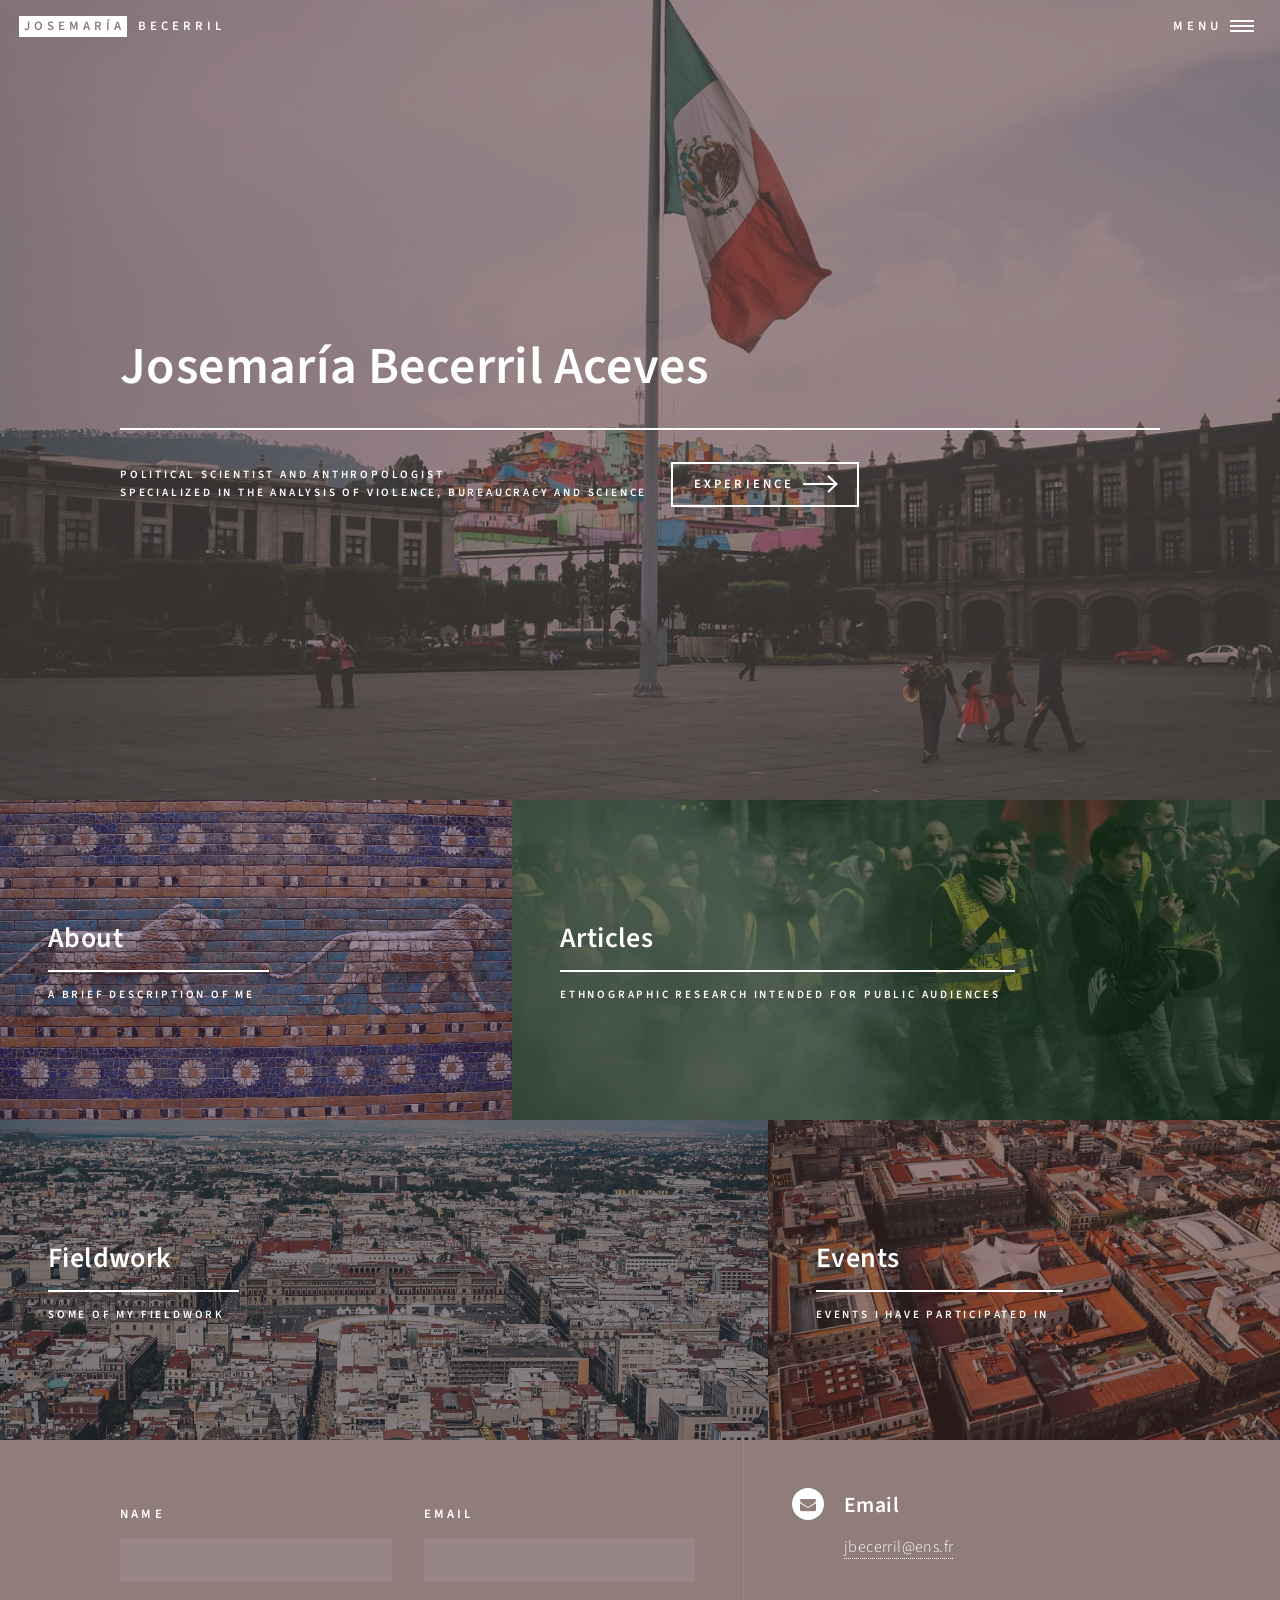
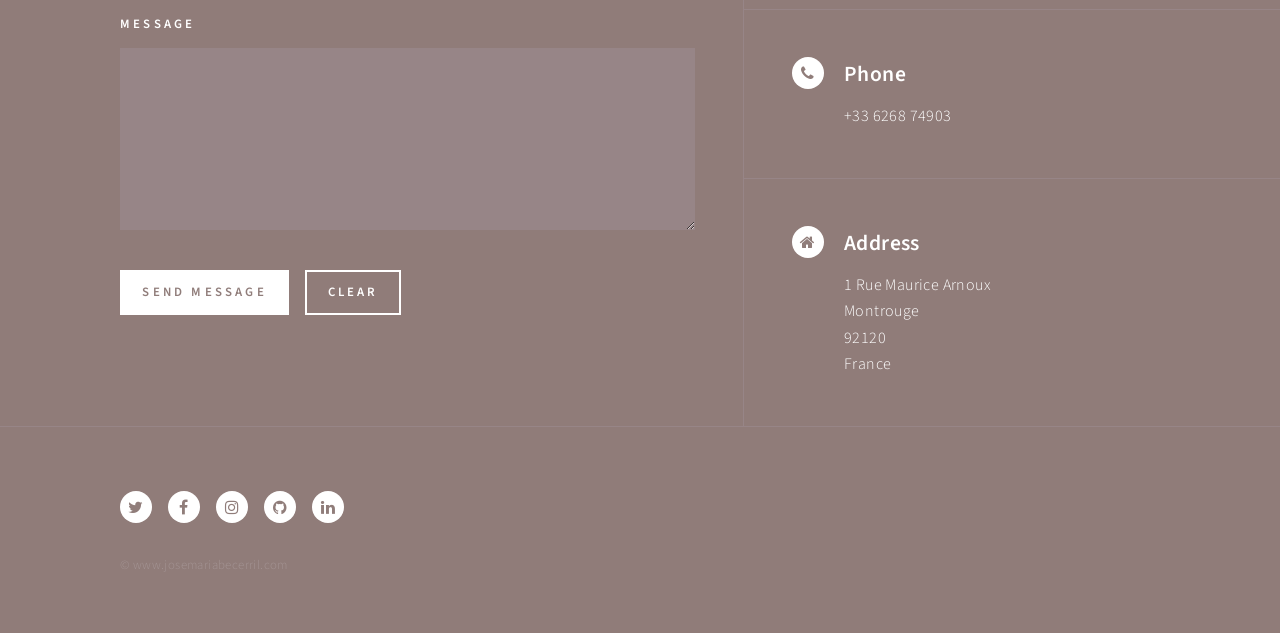
<file: index.html>
<!DOCTYPE html><html><head><meta charSet="utf-8"/><meta http-equiv="x-ua-compatible" content="ie=edge"/><meta name="viewport" content="width=device-width, initial-scale=1, shrink-to-fit=no"/><style data-href="/styles.061367dd196901f65cc6.css" id="gatsby-global-css">@import url(https://fonts.googleapis.com/css?family=Source+Sans+Pro:300,300italic,600,600italic);
/*!
 *  Font Awesome 4.7.0 by @davegandy - http://fontawesome.io - @fontawesome
 *  License - http://fontawesome.io/license (Font: SIL OFL 1.1, CSS: MIT License)
 */@font-face{font-family:FontAwesome;src:url(/static/fontawesome-webfont-674f50d287a8c48dc19ba404d20fe713.eot);src:url(/static/fontawesome-webfont-674f50d287a8c48dc19ba404d20fe713.eot?#iefix&v=4.7.0) format("embedded-opentype"),url(/static/fontawesome-webfont-af7ae505a9eed503f8b8e6982036873e.woff2) format("woff2"),url(/static/fontawesome-webfont-fee66e712a8a08eef5805a46892932ad.woff) format("woff"),url(/static/fontawesome-webfont-b06871f281fee6b241d60582ae9369b9.ttf) format("truetype"),url(/static/fontawesome-webfont-912ec66d7572ff821749319396470bde.svg#fontawesomeregular) format("svg");font-weight:400;font-style:normal}.fa{display:inline-block;font:normal normal normal 14px/1 FontAwesome;font-size:inherit;text-rendering:auto;-webkit-font-smoothing:antialiased;-moz-osx-font-smoothing:grayscale}.fa-lg{font-size:1.33333333em;line-height:.75em;vertical-align:-15%}.fa-2x{font-size:2em}.fa-3x{font-size:3em}.fa-4x{font-size:4em}.fa-5x{font-size:5em}.fa-fw{width:1.28571429em;text-align:center}.fa-ul{padding-left:0;margin-left:2.14285714em;list-style-type:none}.fa-ul>li{position:relative}.fa-li{position:absolute;left:-2.14285714em;width:2.14285714em;top:.14285714em;text-align:center}.fa-li.fa-lg{left:-1.85714286em}.fa-border{padding:.2em .25em .15em;border:.08em solid #eee;border-radius:.1em}.fa-pull-left{float:left}.fa-pull-right{float:right}.fa.fa-pull-left{margin-right:.3em}.fa.fa-pull-right{margin-left:.3em}.pull-right{float:right}.pull-left{float:left}.fa.pull-left{margin-right:.3em}.fa.pull-right{margin-left:.3em}.fa-spin{animation:fa-spin 2s linear infinite}.fa-pulse{animation:fa-spin 1s steps(8) infinite}@keyframes fa-spin{0%{transform:rotate(0deg)}to{transform:rotate(359deg)}}.fa-rotate-90{-ms-filter:"progid:DXImageTransform.Microsoft.BasicImage(rotation=1)";transform:rotate(90deg)}.fa-rotate-180{-ms-filter:"progid:DXImageTransform.Microsoft.BasicImage(rotation=2)";transform:rotate(180deg)}.fa-rotate-270{-ms-filter:"progid:DXImageTransform.Microsoft.BasicImage(rotation=3)";transform:rotate(270deg)}.fa-flip-horizontal{-ms-filter:"progid:DXImageTransform.Microsoft.BasicImage(rotation=0, mirror=1)";transform:scaleX(-1)}.fa-flip-vertical{-ms-filter:"progid:DXImageTransform.Microsoft.BasicImage(rotation=2, mirror=1)";transform:scaleY(-1)}:root .fa-flip-horizontal,:root .fa-flip-vertical,:root .fa-rotate-90,:root .fa-rotate-180,:root .fa-rotate-270{filter:none}.fa-stack{position:relative;display:inline-block;width:2em;height:2em;line-height:2em;vertical-align:middle}.fa-stack-1x,.fa-stack-2x{position:absolute;left:0;width:100%;text-align:center}.fa-stack-1x{line-height:inherit}.fa-stack-2x{font-size:2em}.fa-inverse{color:#fff}.fa-glass:before{content:"\F000"}.fa-music:before{content:"\F001"}.fa-search:before{content:"\F002"}.fa-envelope-o:before{content:"\F003"}.fa-heart:before{content:"\F004"}.fa-star:before{content:"\F005"}.fa-star-o:before{content:"\F006"}.fa-user:before{content:"\F007"}.fa-film:before{content:"\F008"}.fa-th-large:before{content:"\F009"}.fa-th:before{content:"\F00A"}.fa-th-list:before{content:"\F00B"}.fa-check:before{content:"\F00C"}.fa-close:before,.fa-remove:before,.fa-times:before{content:"\F00D"}.fa-search-plus:before{content:"\F00E"}.fa-search-minus:before{content:"\F010"}.fa-power-off:before{content:"\F011"}.fa-signal:before{content:"\F012"}.fa-cog:before,.fa-gear:before{content:"\F013"}.fa-trash-o:before{content:"\F014"}.fa-home:before{content:"\F015"}.fa-file-o:before{content:"\F016"}.fa-clock-o:before{content:"\F017"}.fa-road:before{content:"\F018"}.fa-download:before{content:"\F019"}.fa-arrow-circle-o-down:before{content:"\F01A"}.fa-arrow-circle-o-up:before{content:"\F01B"}.fa-inbox:before{content:"\F01C"}.fa-play-circle-o:before{content:"\F01D"}.fa-repeat:before,.fa-rotate-right:before{content:"\F01E"}.fa-refresh:before{content:"\F021"}.fa-list-alt:before{content:"\F022"}.fa-lock:before{content:"\F023"}.fa-flag:before{content:"\F024"}.fa-headphones:before{content:"\F025"}.fa-volume-off:before{content:"\F026"}.fa-volume-down:before{content:"\F027"}.fa-volume-up:before{content:"\F028"}.fa-qrcode:before{content:"\F029"}.fa-barcode:before{content:"\F02A"}.fa-tag:before{content:"\F02B"}.fa-tags:before{content:"\F02C"}.fa-book:before{content:"\F02D"}.fa-bookmark:before{content:"\F02E"}.fa-print:before{content:"\F02F"}.fa-camera:before{content:"\F030"}.fa-font:before{content:"\F031"}.fa-bold:before{content:"\F032"}.fa-italic:before{content:"\F033"}.fa-text-height:before{content:"\F034"}.fa-text-width:before{content:"\F035"}.fa-align-left:before{content:"\F036"}.fa-align-center:before{content:"\F037"}.fa-align-right:before{content:"\F038"}.fa-align-justify:before{content:"\F039"}.fa-list:before{content:"\F03A"}.fa-dedent:before,.fa-outdent:before{content:"\F03B"}.fa-indent:before{content:"\F03C"}.fa-video-camera:before{content:"\F03D"}.fa-image:before,.fa-photo:before,.fa-picture-o:before{content:"\F03E"}.fa-pencil:before{content:"\F040"}.fa-map-marker:before{content:"\F041"}.fa-adjust:before{content:"\F042"}.fa-tint:before{content:"\F043"}.fa-edit:before,.fa-pencil-square-o:before{content:"\F044"}.fa-share-square-o:before{content:"\F045"}.fa-check-square-o:before{content:"\F046"}.fa-arrows:before{content:"\F047"}.fa-step-backward:before{content:"\F048"}.fa-fast-backward:before{content:"\F049"}.fa-backward:before{content:"\F04A"}.fa-play:before{content:"\F04B"}.fa-pause:before{content:"\F04C"}.fa-stop:before{content:"\F04D"}.fa-forward:before{content:"\F04E"}.fa-fast-forward:before{content:"\F050"}.fa-step-forward:before{content:"\F051"}.fa-eject:before{content:"\F052"}.fa-chevron-left:before{content:"\F053"}.fa-chevron-right:before{content:"\F054"}.fa-plus-circle:before{content:"\F055"}.fa-minus-circle:before{content:"\F056"}.fa-times-circle:before{content:"\F057"}.fa-check-circle:before{content:"\F058"}.fa-question-circle:before{content:"\F059"}.fa-info-circle:before{content:"\F05A"}.fa-crosshairs:before{content:"\F05B"}.fa-times-circle-o:before{content:"\F05C"}.fa-check-circle-o:before{content:"\F05D"}.fa-ban:before{content:"\F05E"}.fa-arrow-left:before{content:"\F060"}.fa-arrow-right:before{content:"\F061"}.fa-arrow-up:before{content:"\F062"}.fa-arrow-down:before{content:"\F063"}.fa-mail-forward:before,.fa-share:before{content:"\F064"}.fa-expand:before{content:"\F065"}.fa-compress:before{content:"\F066"}.fa-plus:before{content:"\F067"}.fa-minus:before{content:"\F068"}.fa-asterisk:before{content:"\F069"}.fa-exclamation-circle:before{content:"\F06A"}.fa-gift:before{content:"\F06B"}.fa-leaf:before{content:"\F06C"}.fa-fire:before{content:"\F06D"}.fa-eye:before{content:"\F06E"}.fa-eye-slash:before{content:"\F070"}.fa-exclamation-triangle:before,.fa-warning:before{content:"\F071"}.fa-plane:before{content:"\F072"}.fa-calendar:before{content:"\F073"}.fa-random:before{content:"\F074"}.fa-comment:before{content:"\F075"}.fa-magnet:before{content:"\F076"}.fa-chevron-up:before{content:"\F077"}.fa-chevron-down:before{content:"\F078"}.fa-retweet:before{content:"\F079"}.fa-shopping-cart:before{content:"\F07A"}.fa-folder:before{content:"\F07B"}.fa-folder-open:before{content:"\F07C"}.fa-arrows-v:before{content:"\F07D"}.fa-arrows-h:before{content:"\F07E"}.fa-bar-chart-o:before,.fa-bar-chart:before{content:"\F080"}.fa-twitter-square:before{content:"\F081"}.fa-facebook-square:before{content:"\F082"}.fa-camera-retro:before{content:"\F083"}.fa-key:before{content:"\F084"}.fa-cogs:before,.fa-gears:before{content:"\F085"}.fa-comments:before{content:"\F086"}.fa-thumbs-o-up:before{content:"\F087"}.fa-thumbs-o-down:before{content:"\F088"}.fa-star-half:before{content:"\F089"}.fa-heart-o:before{content:"\F08A"}.fa-sign-out:before{content:"\F08B"}.fa-linkedin-square:before{content:"\F08C"}.fa-thumb-tack:before{content:"\F08D"}.fa-external-link:before{content:"\F08E"}.fa-sign-in:before{content:"\F090"}.fa-trophy:before{content:"\F091"}.fa-github-square:before{content:"\F092"}.fa-upload:before{content:"\F093"}.fa-lemon-o:before{content:"\F094"}.fa-phone:before{content:"\F095"}.fa-square-o:before{content:"\F096"}.fa-bookmark-o:before{content:"\F097"}.fa-phone-square:before{content:"\F098"}.fa-twitter:before{content:"\F099"}.fa-facebook-f:before,.fa-facebook:before{content:"\F09A"}.fa-github:before{content:"\F09B"}.fa-unlock:before{content:"\F09C"}.fa-credit-card:before{content:"\F09D"}.fa-feed:before,.fa-rss:before{content:"\F09E"}.fa-hdd-o:before{content:"\F0A0"}.fa-bullhorn:before{content:"\F0A1"}.fa-bell:before{content:"\F0F3"}.fa-certificate:before{content:"\F0A3"}.fa-hand-o-right:before{content:"\F0A4"}.fa-hand-o-left:before{content:"\F0A5"}.fa-hand-o-up:before{content:"\F0A6"}.fa-hand-o-down:before{content:"\F0A7"}.fa-arrow-circle-left:before{content:"\F0A8"}.fa-arrow-circle-right:before{content:"\F0A9"}.fa-arrow-circle-up:before{content:"\F0AA"}.fa-arrow-circle-down:before{content:"\F0AB"}.fa-globe:before{content:"\F0AC"}.fa-wrench:before{content:"\F0AD"}.fa-tasks:before{content:"\F0AE"}.fa-filter:before{content:"\F0B0"}.fa-briefcase:before{content:"\F0B1"}.fa-arrows-alt:before{content:"\F0B2"}.fa-group:before,.fa-users:before{content:"\F0C0"}.fa-chain:before,.fa-link:before{content:"\F0C1"}.fa-cloud:before{content:"\F0C2"}.fa-flask:before{content:"\F0C3"}.fa-cut:before,.fa-scissors:before{content:"\F0C4"}.fa-copy:before,.fa-files-o:before{content:"\F0C5"}.fa-paperclip:before{content:"\F0C6"}.fa-floppy-o:before,.fa-save:before{content:"\F0C7"}.fa-square:before{content:"\F0C8"}.fa-bars:before,.fa-navicon:before,.fa-reorder:before{content:"\F0C9"}.fa-list-ul:before{content:"\F0CA"}.fa-list-ol:before{content:"\F0CB"}.fa-strikethrough:before{content:"\F0CC"}.fa-underline:before{content:"\F0CD"}.fa-table:before{content:"\F0CE"}.fa-magic:before{content:"\F0D0"}.fa-truck:before{content:"\F0D1"}.fa-pinterest:before{content:"\F0D2"}.fa-pinterest-square:before{content:"\F0D3"}.fa-google-plus-square:before{content:"\F0D4"}.fa-google-plus:before{content:"\F0D5"}.fa-money:before{content:"\F0D6"}.fa-caret-down:before{content:"\F0D7"}.fa-caret-up:before{content:"\F0D8"}.fa-caret-left:before{content:"\F0D9"}.fa-caret-right:before{content:"\F0DA"}.fa-columns:before{content:"\F0DB"}.fa-sort:before,.fa-unsorted:before{content:"\F0DC"}.fa-sort-desc:before,.fa-sort-down:before{content:"\F0DD"}.fa-sort-asc:before,.fa-sort-up:before{content:"\F0DE"}.fa-envelope:before{content:"\F0E0"}.fa-linkedin:before{content:"\F0E1"}.fa-rotate-left:before,.fa-undo:before{content:"\F0E2"}.fa-gavel:before,.fa-legal:before{content:"\F0E3"}.fa-dashboard:before,.fa-tachometer:before{content:"\F0E4"}.fa-comment-o:before{content:"\F0E5"}.fa-comments-o:before{content:"\F0E6"}.fa-bolt:before,.fa-flash:before{content:"\F0E7"}.fa-sitemap:before{content:"\F0E8"}.fa-umbrella:before{content:"\F0E9"}.fa-clipboard:before,.fa-paste:before{content:"\F0EA"}.fa-lightbulb-o:before{content:"\F0EB"}.fa-exchange:before{content:"\F0EC"}.fa-cloud-download:before{content:"\F0ED"}.fa-cloud-upload:before{content:"\F0EE"}.fa-user-md:before{content:"\F0F0"}.fa-stethoscope:before{content:"\F0F1"}.fa-suitcase:before{content:"\F0F2"}.fa-bell-o:before{content:"\F0A2"}.fa-coffee:before{content:"\F0F4"}.fa-cutlery:before{content:"\F0F5"}.fa-file-text-o:before{content:"\F0F6"}.fa-building-o:before{content:"\F0F7"}.fa-hospital-o:before{content:"\F0F8"}.fa-ambulance:before{content:"\F0F9"}.fa-medkit:before{content:"\F0FA"}.fa-fighter-jet:before{content:"\F0FB"}.fa-beer:before{content:"\F0FC"}.fa-h-square:before{content:"\F0FD"}.fa-plus-square:before{content:"\F0FE"}.fa-angle-double-left:before{content:"\F100"}.fa-angle-double-right:before{content:"\F101"}.fa-angle-double-up:before{content:"\F102"}.fa-angle-double-down:before{content:"\F103"}.fa-angle-left:before{content:"\F104"}.fa-angle-right:before{content:"\F105"}.fa-angle-up:before{content:"\F106"}.fa-angle-down:before{content:"\F107"}.fa-desktop:before{content:"\F108"}.fa-laptop:before{content:"\F109"}.fa-tablet:before{content:"\F10A"}.fa-mobile-phone:before,.fa-mobile:before{content:"\F10B"}.fa-circle-o:before{content:"\F10C"}.fa-quote-left:before{content:"\F10D"}.fa-quote-right:before{content:"\F10E"}.fa-spinner:before{content:"\F110"}.fa-circle:before{content:"\F111"}.fa-mail-reply:before,.fa-reply:before{content:"\F112"}.fa-github-alt:before{content:"\F113"}.fa-folder-o:before{content:"\F114"}.fa-folder-open-o:before{content:"\F115"}.fa-smile-o:before{content:"\F118"}.fa-frown-o:before{content:"\F119"}.fa-meh-o:before{content:"\F11A"}.fa-gamepad:before{content:"\F11B"}.fa-keyboard-o:before{content:"\F11C"}.fa-flag-o:before{content:"\F11D"}.fa-flag-checkered:before{content:"\F11E"}.fa-terminal:before{content:"\F120"}.fa-code:before{content:"\F121"}.fa-mail-reply-all:before,.fa-reply-all:before{content:"\F122"}.fa-star-half-empty:before,.fa-star-half-full:before,.fa-star-half-o:before{content:"\F123"}.fa-location-arrow:before{content:"\F124"}.fa-crop:before{content:"\F125"}.fa-code-fork:before{content:"\F126"}.fa-chain-broken:before,.fa-unlink:before{content:"\F127"}.fa-question:before{content:"\F128"}.fa-info:before{content:"\F129"}.fa-exclamation:before{content:"\F12A"}.fa-superscript:before{content:"\F12B"}.fa-subscript:before{content:"\F12C"}.fa-eraser:before{content:"\F12D"}.fa-puzzle-piece:before{content:"\F12E"}.fa-microphone:before{content:"\F130"}.fa-microphone-slash:before{content:"\F131"}.fa-shield:before{content:"\F132"}.fa-calendar-o:before{content:"\F133"}.fa-fire-extinguisher:before{content:"\F134"}.fa-rocket:before{content:"\F135"}.fa-maxcdn:before{content:"\F136"}.fa-chevron-circle-left:before{content:"\F137"}.fa-chevron-circle-right:before{content:"\F138"}.fa-chevron-circle-up:before{content:"\F139"}.fa-chevron-circle-down:before{content:"\F13A"}.fa-html5:before{content:"\F13B"}.fa-css3:before{content:"\F13C"}.fa-anchor:before{content:"\F13D"}.fa-unlock-alt:before{content:"\F13E"}.fa-bullseye:before{content:"\F140"}.fa-ellipsis-h:before{content:"\F141"}.fa-ellipsis-v:before{content:"\F142"}.fa-rss-square:before{content:"\F143"}.fa-play-circle:before{content:"\F144"}.fa-ticket:before{content:"\F145"}.fa-minus-square:before{content:"\F146"}.fa-minus-square-o:before{content:"\F147"}.fa-level-up:before{content:"\F148"}.fa-level-down:before{content:"\F149"}.fa-check-square:before{content:"\F14A"}.fa-pencil-square:before{content:"\F14B"}.fa-external-link-square:before{content:"\F14C"}.fa-share-square:before{content:"\F14D"}.fa-compass:before{content:"\F14E"}.fa-caret-square-o-down:before,.fa-toggle-down:before{content:"\F150"}.fa-caret-square-o-up:before,.fa-toggle-up:before{content:"\F151"}.fa-caret-square-o-right:before,.fa-toggle-right:before{content:"\F152"}.fa-eur:before,.fa-euro:before{content:"\F153"}.fa-gbp:before{content:"\F154"}.fa-dollar:before,.fa-usd:before{content:"\F155"}.fa-inr:before,.fa-rupee:before{content:"\F156"}.fa-cny:before,.fa-jpy:before,.fa-rmb:before,.fa-yen:before{content:"\F157"}.fa-rouble:before,.fa-rub:before,.fa-ruble:before{content:"\F158"}.fa-krw:before,.fa-won:before{content:"\F159"}.fa-bitcoin:before,.fa-btc:before{content:"\F15A"}.fa-file:before{content:"\F15B"}.fa-file-text:before{content:"\F15C"}.fa-sort-alpha-asc:before{content:"\F15D"}.fa-sort-alpha-desc:before{content:"\F15E"}.fa-sort-amount-asc:before{content:"\F160"}.fa-sort-amount-desc:before{content:"\F161"}.fa-sort-numeric-asc:before{content:"\F162"}.fa-sort-numeric-desc:before{content:"\F163"}.fa-thumbs-up:before{content:"\F164"}.fa-thumbs-down:before{content:"\F165"}.fa-youtube-square:before{content:"\F166"}.fa-youtube:before{content:"\F167"}.fa-xing:before{content:"\F168"}.fa-xing-square:before{content:"\F169"}.fa-youtube-play:before{content:"\F16A"}.fa-dropbox:before{content:"\F16B"}.fa-stack-overflow:before{content:"\F16C"}.fa-instagram:before{content:"\F16D"}.fa-flickr:before{content:"\F16E"}.fa-adn:before{content:"\F170"}.fa-bitbucket:before{content:"\F171"}.fa-bitbucket-square:before{content:"\F172"}.fa-tumblr:before{content:"\F173"}.fa-tumblr-square:before{content:"\F174"}.fa-long-arrow-down:before{content:"\F175"}.fa-long-arrow-up:before{content:"\F176"}.fa-long-arrow-left:before{content:"\F177"}.fa-long-arrow-right:before{content:"\F178"}.fa-apple:before{content:"\F179"}.fa-windows:before{content:"\F17A"}.fa-android:before{content:"\F17B"}.fa-linux:before{content:"\F17C"}.fa-dribbble:before{content:"\F17D"}.fa-skype:before{content:"\F17E"}.fa-foursquare:before{content:"\F180"}.fa-trello:before{content:"\F181"}.fa-female:before{content:"\F182"}.fa-male:before{content:"\F183"}.fa-gittip:before,.fa-gratipay:before{content:"\F184"}.fa-sun-o:before{content:"\F185"}.fa-moon-o:before{content:"\F186"}.fa-archive:before{content:"\F187"}.fa-bug:before{content:"\F188"}.fa-vk:before{content:"\F189"}.fa-weibo:before{content:"\F18A"}.fa-renren:before{content:"\F18B"}.fa-pagelines:before{content:"\F18C"}.fa-stack-exchange:before{content:"\F18D"}.fa-arrow-circle-o-right:before{content:"\F18E"}.fa-arrow-circle-o-left:before{content:"\F190"}.fa-caret-square-o-left:before,.fa-toggle-left:before{content:"\F191"}.fa-dot-circle-o:before{content:"\F192"}.fa-wheelchair:before{content:"\F193"}.fa-vimeo-square:before{content:"\F194"}.fa-try:before,.fa-turkish-lira:before{content:"\F195"}.fa-plus-square-o:before{content:"\F196"}.fa-space-shuttle:before{content:"\F197"}.fa-slack:before{content:"\F198"}.fa-envelope-square:before{content:"\F199"}.fa-wordpress:before{content:"\F19A"}.fa-openid:before{content:"\F19B"}.fa-bank:before,.fa-institution:before,.fa-university:before{content:"\F19C"}.fa-graduation-cap:before,.fa-mortar-board:before{content:"\F19D"}.fa-yahoo:before{content:"\F19E"}.fa-google:before{content:"\F1A0"}.fa-reddit:before{content:"\F1A1"}.fa-reddit-square:before{content:"\F1A2"}.fa-stumbleupon-circle:before{content:"\F1A3"}.fa-stumbleupon:before{content:"\F1A4"}.fa-delicious:before{content:"\F1A5"}.fa-digg:before{content:"\F1A6"}.fa-pied-piper-pp:before{content:"\F1A7"}.fa-pied-piper-alt:before{content:"\F1A8"}.fa-drupal:before{content:"\F1A9"}.fa-joomla:before{content:"\F1AA"}.fa-language:before{content:"\F1AB"}.fa-fax:before{content:"\F1AC"}.fa-building:before{content:"\F1AD"}.fa-child:before{content:"\F1AE"}.fa-paw:before{content:"\F1B0"}.fa-spoon:before{content:"\F1B1"}.fa-cube:before{content:"\F1B2"}.fa-cubes:before{content:"\F1B3"}.fa-behance:before{content:"\F1B4"}.fa-behance-square:before{content:"\F1B5"}.fa-steam:before{content:"\F1B6"}.fa-steam-square:before{content:"\F1B7"}.fa-recycle:before{content:"\F1B8"}.fa-automobile:before,.fa-car:before{content:"\F1B9"}.fa-cab:before,.fa-taxi:before{content:"\F1BA"}.fa-tree:before{content:"\F1BB"}.fa-spotify:before{content:"\F1BC"}.fa-deviantart:before{content:"\F1BD"}.fa-soundcloud:before{content:"\F1BE"}.fa-database:before{content:"\F1C0"}.fa-file-pdf-o:before{content:"\F1C1"}.fa-file-word-o:before{content:"\F1C2"}.fa-file-excel-o:before{content:"\F1C3"}.fa-file-powerpoint-o:before{content:"\F1C4"}.fa-file-image-o:before,.fa-file-photo-o:before,.fa-file-picture-o:before{content:"\F1C5"}.fa-file-archive-o:before,.fa-file-zip-o:before{content:"\F1C6"}.fa-file-audio-o:before,.fa-file-sound-o:before{content:"\F1C7"}.fa-file-movie-o:before,.fa-file-video-o:before{content:"\F1C8"}.fa-file-code-o:before{content:"\F1C9"}.fa-vine:before{content:"\F1CA"}.fa-codepen:before{content:"\F1CB"}.fa-jsfiddle:before{content:"\F1CC"}.fa-life-bouy:before,.fa-life-buoy:before,.fa-life-ring:before,.fa-life-saver:before,.fa-support:before{content:"\F1CD"}.fa-circle-o-notch:before{content:"\F1CE"}.fa-ra:before,.fa-rebel:before,.fa-resistance:before{content:"\F1D0"}.fa-empire:before,.fa-ge:before{content:"\F1D1"}.fa-git-square:before{content:"\F1D2"}.fa-git:before{content:"\F1D3"}.fa-hacker-news:before,.fa-y-combinator-square:before,.fa-yc-square:before{content:"\F1D4"}.fa-tencent-weibo:before{content:"\F1D5"}.fa-qq:before{content:"\F1D6"}.fa-wechat:before,.fa-weixin:before{content:"\F1D7"}.fa-paper-plane:before,.fa-send:before{content:"\F1D8"}.fa-paper-plane-o:before,.fa-send-o:before{content:"\F1D9"}.fa-history:before{content:"\F1DA"}.fa-circle-thin:before{content:"\F1DB"}.fa-header:before{content:"\F1DC"}.fa-paragraph:before{content:"\F1DD"}.fa-sliders:before{content:"\F1DE"}.fa-share-alt:before{content:"\F1E0"}.fa-share-alt-square:before{content:"\F1E1"}.fa-bomb:before{content:"\F1E2"}.fa-futbol-o:before,.fa-soccer-ball-o:before{content:"\F1E3"}.fa-tty:before{content:"\F1E4"}.fa-binoculars:before{content:"\F1E5"}.fa-plug:before{content:"\F1E6"}.fa-slideshare:before{content:"\F1E7"}.fa-twitch:before{content:"\F1E8"}.fa-yelp:before{content:"\F1E9"}.fa-newspaper-o:before{content:"\F1EA"}.fa-wifi:before{content:"\F1EB"}.fa-calculator:before{content:"\F1EC"}.fa-paypal:before{content:"\F1ED"}.fa-google-wallet:before{content:"\F1EE"}.fa-cc-visa:before{content:"\F1F0"}.fa-cc-mastercard:before{content:"\F1F1"}.fa-cc-discover:before{content:"\F1F2"}.fa-cc-amex:before{content:"\F1F3"}.fa-cc-paypal:before{content:"\F1F4"}.fa-cc-stripe:before{content:"\F1F5"}.fa-bell-slash:before{content:"\F1F6"}.fa-bell-slash-o:before{content:"\F1F7"}.fa-trash:before{content:"\F1F8"}.fa-copyright:before{content:"\F1F9"}.fa-at:before{content:"\F1FA"}.fa-eyedropper:before{content:"\F1FB"}.fa-paint-brush:before{content:"\F1FC"}.fa-birthday-cake:before{content:"\F1FD"}.fa-area-chart:before{content:"\F1FE"}.fa-pie-chart:before{content:"\F200"}.fa-line-chart:before{content:"\F201"}.fa-lastfm:before{content:"\F202"}.fa-lastfm-square:before{content:"\F203"}.fa-toggle-off:before{content:"\F204"}.fa-toggle-on:before{content:"\F205"}.fa-bicycle:before{content:"\F206"}.fa-bus:before{content:"\F207"}.fa-ioxhost:before{content:"\F208"}.fa-angellist:before{content:"\F209"}.fa-cc:before{content:"\F20A"}.fa-ils:before,.fa-shekel:before,.fa-sheqel:before{content:"\F20B"}.fa-meanpath:before{content:"\F20C"}.fa-buysellads:before{content:"\F20D"}.fa-connectdevelop:before{content:"\F20E"}.fa-dashcube:before{content:"\F210"}.fa-forumbee:before{content:"\F211"}.fa-leanpub:before{content:"\F212"}.fa-sellsy:before{content:"\F213"}.fa-shirtsinbulk:before{content:"\F214"}.fa-simplybuilt:before{content:"\F215"}.fa-skyatlas:before{content:"\F216"}.fa-cart-plus:before{content:"\F217"}.fa-cart-arrow-down:before{content:"\F218"}.fa-diamond:before{content:"\F219"}.fa-ship:before{content:"\F21A"}.fa-user-secret:before{content:"\F21B"}.fa-motorcycle:before{content:"\F21C"}.fa-street-view:before{content:"\F21D"}.fa-heartbeat:before{content:"\F21E"}.fa-venus:before{content:"\F221"}.fa-mars:before{content:"\F222"}.fa-mercury:before{content:"\F223"}.fa-intersex:before,.fa-transgender:before{content:"\F224"}.fa-transgender-alt:before{content:"\F225"}.fa-venus-double:before{content:"\F226"}.fa-mars-double:before{content:"\F227"}.fa-venus-mars:before{content:"\F228"}.fa-mars-stroke:before{content:"\F229"}.fa-mars-stroke-v:before{content:"\F22A"}.fa-mars-stroke-h:before{content:"\F22B"}.fa-neuter:before{content:"\F22C"}.fa-genderless:before{content:"\F22D"}.fa-facebook-official:before{content:"\F230"}.fa-pinterest-p:before{content:"\F231"}.fa-whatsapp:before{content:"\F232"}.fa-server:before{content:"\F233"}.fa-user-plus:before{content:"\F234"}.fa-user-times:before{content:"\F235"}.fa-bed:before,.fa-hotel:before{content:"\F236"}.fa-viacoin:before{content:"\F237"}.fa-train:before{content:"\F238"}.fa-subway:before{content:"\F239"}.fa-medium:before{content:"\F23A"}.fa-y-combinator:before,.fa-yc:before{content:"\F23B"}.fa-optin-monster:before{content:"\F23C"}.fa-opencart:before{content:"\F23D"}.fa-expeditedssl:before{content:"\F23E"}.fa-battery-4:before,.fa-battery-full:before,.fa-battery:before{content:"\F240"}.fa-battery-3:before,.fa-battery-three-quarters:before{content:"\F241"}.fa-battery-2:before,.fa-battery-half:before{content:"\F242"}.fa-battery-1:before,.fa-battery-quarter:before{content:"\F243"}.fa-battery-0:before,.fa-battery-empty:before{content:"\F244"}.fa-mouse-pointer:before{content:"\F245"}.fa-i-cursor:before{content:"\F246"}.fa-object-group:before{content:"\F247"}.fa-object-ungroup:before{content:"\F248"}.fa-sticky-note:before{content:"\F249"}.fa-sticky-note-o:before{content:"\F24A"}.fa-cc-jcb:before{content:"\F24B"}.fa-cc-diners-club:before{content:"\F24C"}.fa-clone:before{content:"\F24D"}.fa-balance-scale:before{content:"\F24E"}.fa-hourglass-o:before{content:"\F250"}.fa-hourglass-1:before,.fa-hourglass-start:before{content:"\F251"}.fa-hourglass-2:before,.fa-hourglass-half:before{content:"\F252"}.fa-hourglass-3:before,.fa-hourglass-end:before{content:"\F253"}.fa-hourglass:before{content:"\F254"}.fa-hand-grab-o:before,.fa-hand-rock-o:before{content:"\F255"}.fa-hand-paper-o:before,.fa-hand-stop-o:before{content:"\F256"}.fa-hand-scissors-o:before{content:"\F257"}.fa-hand-lizard-o:before{content:"\F258"}.fa-hand-spock-o:before{content:"\F259"}.fa-hand-pointer-o:before{content:"\F25A"}.fa-hand-peace-o:before{content:"\F25B"}.fa-trademark:before{content:"\F25C"}.fa-registered:before{content:"\F25D"}.fa-creative-commons:before{content:"\F25E"}.fa-gg:before{content:"\F260"}.fa-gg-circle:before{content:"\F261"}.fa-tripadvisor:before{content:"\F262"}.fa-odnoklassniki:before{content:"\F263"}.fa-odnoklassniki-square:before{content:"\F264"}.fa-get-pocket:before{content:"\F265"}.fa-wikipedia-w:before{content:"\F266"}.fa-safari:before{content:"\F267"}.fa-chrome:before{content:"\F268"}.fa-firefox:before{content:"\F269"}.fa-opera:before{content:"\F26A"}.fa-internet-explorer:before{content:"\F26B"}.fa-television:before,.fa-tv:before{content:"\F26C"}.fa-contao:before{content:"\F26D"}.fa-500px:before{content:"\F26E"}.fa-amazon:before{content:"\F270"}.fa-calendar-plus-o:before{content:"\F271"}.fa-calendar-minus-o:before{content:"\F272"}.fa-calendar-times-o:before{content:"\F273"}.fa-calendar-check-o:before{content:"\F274"}.fa-industry:before{content:"\F275"}.fa-map-pin:before{content:"\F276"}.fa-map-signs:before{content:"\F277"}.fa-map-o:before{content:"\F278"}.fa-map:before{content:"\F279"}.fa-commenting:before{content:"\F27A"}.fa-commenting-o:before{content:"\F27B"}.fa-houzz:before{content:"\F27C"}.fa-vimeo:before{content:"\F27D"}.fa-black-tie:before{content:"\F27E"}.fa-fonticons:before{content:"\F280"}.fa-reddit-alien:before{content:"\F281"}.fa-edge:before{content:"\F282"}.fa-credit-card-alt:before{content:"\F283"}.fa-codiepie:before{content:"\F284"}.fa-modx:before{content:"\F285"}.fa-fort-awesome:before{content:"\F286"}.fa-usb:before{content:"\F287"}.fa-product-hunt:before{content:"\F288"}.fa-mixcloud:before{content:"\F289"}.fa-scribd:before{content:"\F28A"}.fa-pause-circle:before{content:"\F28B"}.fa-pause-circle-o:before{content:"\F28C"}.fa-stop-circle:before{content:"\F28D"}.fa-stop-circle-o:before{content:"\F28E"}.fa-shopping-bag:before{content:"\F290"}.fa-shopping-basket:before{content:"\F291"}.fa-hashtag:before{content:"\F292"}.fa-bluetooth:before{content:"\F293"}.fa-bluetooth-b:before{content:"\F294"}.fa-percent:before{content:"\F295"}.fa-gitlab:before{content:"\F296"}.fa-wpbeginner:before{content:"\F297"}.fa-wpforms:before{content:"\F298"}.fa-envira:before{content:"\F299"}.fa-universal-access:before{content:"\F29A"}.fa-wheelchair-alt:before{content:"\F29B"}.fa-question-circle-o:before{content:"\F29C"}.fa-blind:before{content:"\F29D"}.fa-audio-description:before{content:"\F29E"}.fa-volume-control-phone:before{content:"\F2A0"}.fa-braille:before{content:"\F2A1"}.fa-assistive-listening-systems:before{content:"\F2A2"}.fa-american-sign-language-interpreting:before,.fa-asl-interpreting:before{content:"\F2A3"}.fa-deaf:before,.fa-deafness:before,.fa-hard-of-hearing:before{content:"\F2A4"}.fa-glide:before{content:"\F2A5"}.fa-glide-g:before{content:"\F2A6"}.fa-sign-language:before,.fa-signing:before{content:"\F2A7"}.fa-low-vision:before{content:"\F2A8"}.fa-viadeo:before{content:"\F2A9"}.fa-viadeo-square:before{content:"\F2AA"}.fa-snapchat:before{content:"\F2AB"}.fa-snapchat-ghost:before{content:"\F2AC"}.fa-snapchat-square:before{content:"\F2AD"}.fa-pied-piper:before{content:"\F2AE"}.fa-first-order:before{content:"\F2B0"}.fa-yoast:before{content:"\F2B1"}.fa-themeisle:before{content:"\F2B2"}.fa-google-plus-circle:before,.fa-google-plus-official:before{content:"\F2B3"}.fa-fa:before,.fa-font-awesome:before{content:"\F2B4"}.fa-handshake-o:before{content:"\F2B5"}.fa-envelope-open:before{content:"\F2B6"}.fa-envelope-open-o:before{content:"\F2B7"}.fa-linode:before{content:"\F2B8"}.fa-address-book:before{content:"\F2B9"}.fa-address-book-o:before{content:"\F2BA"}.fa-address-card:before,.fa-vcard:before{content:"\F2BB"}.fa-address-card-o:before,.fa-vcard-o:before{content:"\F2BC"}.fa-user-circle:before{content:"\F2BD"}.fa-user-circle-o:before{content:"\F2BE"}.fa-user-o:before{content:"\F2C0"}.fa-id-badge:before{content:"\F2C1"}.fa-drivers-license:before,.fa-id-card:before{content:"\F2C2"}.fa-drivers-license-o:before,.fa-id-card-o:before{content:"\F2C3"}.fa-quora:before{content:"\F2C4"}.fa-free-code-camp:before{content:"\F2C5"}.fa-telegram:before{content:"\F2C6"}.fa-thermometer-4:before,.fa-thermometer-full:before,.fa-thermometer:before{content:"\F2C7"}.fa-thermometer-3:before,.fa-thermometer-three-quarters:before{content:"\F2C8"}.fa-thermometer-2:before,.fa-thermometer-half:before{content:"\F2C9"}.fa-thermometer-1:before,.fa-thermometer-quarter:before{content:"\F2CA"}.fa-thermometer-0:before,.fa-thermometer-empty:before{content:"\F2CB"}.fa-shower:before{content:"\F2CC"}.fa-bath:before,.fa-bathtub:before,.fa-s15:before{content:"\F2CD"}.fa-podcast:before{content:"\F2CE"}.fa-window-maximize:before{content:"\F2D0"}.fa-window-minimize:before{content:"\F2D1"}.fa-window-restore:before{content:"\F2D2"}.fa-times-rectangle:before,.fa-window-close:before{content:"\F2D3"}.fa-times-rectangle-o:before,.fa-window-close-o:before{content:"\F2D4"}.fa-bandcamp:before{content:"\F2D5"}.fa-grav:before{content:"\F2D6"}.fa-etsy:before{content:"\F2D7"}.fa-imdb:before{content:"\F2D8"}.fa-ravelry:before{content:"\F2D9"}.fa-eercast:before{content:"\F2DA"}.fa-microchip:before{content:"\F2DB"}.fa-snowflake-o:before{content:"\F2DC"}.fa-superpowers:before{content:"\F2DD"}.fa-wpexplorer:before{content:"\F2DE"}.fa-meetup:before{content:"\F2E0"}.sr-only{position:absolute;width:1px;height:1px;padding:0;margin:-1px;overflow:hidden;clip:rect(0,0,0,0);border:0}.sr-only-focusable:active,.sr-only-focusable:focus{position:static;width:auto;height:auto;margin:0;overflow:visible;clip:auto}.mb-5{margin-bottom:2em}@media screen and (min-width:981px){.grid-wrapper{display:grid;grid-gap:0 2.25em;grid-template-columns:repeat(12,1fr);margin:0 auto;width:100%}.col-1{grid-column:span 1}.col-2{grid-column:span 2}.col-3{grid-column:span 3}.col-4{grid-column:span 4}.col-5{grid-column:span 5}.col-6{grid-column:span 6}.col-7{grid-column:span 7}.col-8{grid-column:span 8}.col-9{grid-column:span 9}.col-10{grid-column:span 10}.col-11{grid-column:span 11}.col-12{grid-column:span 12}}a,abbr,acronym,address,applet,article,aside,audio,b,big,blockquote,body,canvas,caption,center,cite,code,dd,del,details,dfn,div,dl,dt,em,embed,fieldset,figcaption,figure,footer,form,h1,h2,h3,h4,h5,h6,header,hgroup,html,i,iframe,img,ins,kbd,label,legend,li,mark,menu,nav,object,ol,output,p,pre,q,ruby,s,samp,section,small,span,strike,strong,sub,summary,sup,table,tbody,td,tfoot,th,thead,time,tr,tt,u,ul,var,video{margin:0;padding:0;border:0;font-size:100%;font:inherit;vertical-align:baseline}article,aside,details,figcaption,figure,footer,header,hgroup,menu,nav,section{display:block}body{line-height:1}ol,ul{list-style:none}blockquote,q{quotes:none}blockquote:after,blockquote:before,q:after,q:before{content:"";content:none}table{border-collapse:collapse;border-spacing:0}body{-webkit-text-size-adjust:none}*,:after,:before{box-sizing:border-box}body{-ms-overflow-style:scrollbar}@media screen and (max-width:480px){body,html{min-width:320px}}body{background:rgba(87,57,53,.66)}body.is-loading *,body.is-loading :after,body.is-loading :before{animation:none!important;transition:none!important}body,input,select,textarea{color:#fff;font-family:Source Sans Pro,Helvetica,sans-serif;font-size:17pt;font-weight:300;letter-spacing:.025em;line-height:1.65}@media screen and (max-width:1680px){body,input,select,textarea{font-size:14pt}}@media screen and (max-width:1280px){body,input,select,textarea{font-size:12pt}}@media screen and (max-width:360px){body,input,select,textarea{font-size:11pt}}a{transition:color .2s ease-in-out,border-bottom-color .2s ease-in-out;border-bottom:1px dotted;color:inherit;text-decoration:none}a:hover{border-bottom-color:transparent;color:rgba(255,237,223,.66)!important}a:active{color:rgba(252,194,149,.66)!important}b,strong{color:#fff;font-weight:600}em,i{font-style:italic}p{margin:0 0 2em}h1,h2,h3,h4,h5,h6{color:#fff;font-weight:600;line-height:1.65;margin:0 0 1em}h1 a,h2 a,h3 a,h4 a,h5 a,h6 a{color:inherit;border-bottom:0}h1{font-size:2.5em}h2{font-size:1.75em}h3{font-size:1.35em}h4{font-size:1.1em}h5{font-size:.9em}h6{font-size:.7em}@media screen and (max-width:736px){h1{font-size:2em}h2{font-size:1.5em}h3{font-size:1.25em}}sub{top:.5em}sub,sup{font-size:.8em;position:relative}sup{top:-.5em}blockquote{border-left:4px solid rgba(212,212,255,.1);font-style:italic;margin:0 0 2em;padding:.5em 0 .5em 2em}code{background:rgba(212,212,255,.1);margin:0 .25em;padding:.25em .65em}code,pre{font-family:Courier New,monospace;font-size:.9em}pre{-webkit-overflow-scrolling:touch;margin:0 0 2em}pre code{display:block;line-height:1.75;padding:1em 1.5em;overflow-x:auto}hr{border:0;border-bottom:1px solid rgba(212,212,255,.1);margin:2em 0}hr.major{margin:3em 0}.align-left{text-align:left}.align-center{text-align:center}.align-right{text-align:right}article.special,section.special{text-align:center}header.major{width:-webkit-max-content;width:-ms-max-content;width:max-content;margin-bottom:2em}header.major>:first-child{margin-bottom:0;width:calc(100% + .5em)}header.major>:first-child:after{content:"";background-color:#fff;display:block;height:2px;margin:.325em 0 .5em;width:100%}header.major>p{font-size:.7em;font-weight:600;letter-spacing:.25em;margin-bottom:0;text-transform:uppercase}body.is-ie header.major>:first-child:after{max-width:9em}body.is-ie header.major>h1:after{max-width:100%!important}@media screen and (max-width:736px){header.major>p br{display:none}}form,form .field{margin:0 0 2em}form .field.half{width:50%;float:left;padding:0 0 0 1em}form .field.half.first{padding:0 1em 0 0}form>.actions{margin:2.5em 0 0!important}@media screen and (max-width:736px){form .field{margin:0 0 1.5em}form .field.half{padding:0 0 0 .75em}form .field.half.first{padding:0 .75em 0 0}form>.actions{margin:2em 0 0!important}}@media screen and (max-width:480px){form .field.half{width:100%;float:none;padding:0}form .field.half.first{padding:0}}label{color:#fff;display:block;font-size:.8em;font-weight:600;letter-spacing:.25em;margin:0 0 1em;text-transform:uppercase}input[type=email],input[type=password],input[type=search],input[type=tel],input[type=text],input[type=url],select,textarea{-webkit-appearance:none;appearance:none;background:rgba(212,212,255,.1);border:none;border-radius:0;color:inherit;display:block;outline:0;padding:0 1em;text-decoration:none;width:100%;resize:vertical}input[type=email]:invalid,input[type=password]:invalid,input[type=search]:invalid,input[type=tel]:invalid,input[type=text]:invalid,input[type=url]:invalid,select:invalid,textarea:invalid{box-shadow:none}input[type=email]:focus,input[type=password]:focus,input[type=search]:focus,input[type=tel]:focus,input[type=text]:focus,input[type=url]:focus,select:focus,textarea:focus{border-color:rgba(255,237,223,.66);box-shadow:0 0 0 2px rgba(255,237,223,.66)}.select-wrapper{text-decoration:none;display:block;position:relative}.select-wrapper:before{-moz-osx-font-smoothing:grayscale;-webkit-font-smoothing:antialiased;font-family:FontAwesome;font-style:normal;font-weight:400;text-transform:none!important;color:rgba(212,212,255,.1);content:"\F078";display:block;height:2.75em;line-height:2.75em;pointer-events:none;position:absolute;right:0;text-align:center;top:0;width:2.75em}.select-wrapper select::-ms-expand{display:none}input[type=email],input[type=password],input[type=search],input[type=tel],input[type=text],input[type=url],select{height:2.75em}textarea{padding:.75em 1em}input[type=checkbox],input[type=radio]{-webkit-appearance:none;appearance:none;display:block;float:left;margin-right:-2em;opacity:0;width:1em;z-index:-1}input[type=checkbox]+label,input[type=radio]+label{text-decoration:none;color:#fff;cursor:pointer;display:inline-block;font-weight:300;padding-left:2.65em;padding-right:.75em;position:relative}input[type=checkbox]+label:before,input[type=radio]+label:before{-moz-osx-font-smoothing:grayscale;-webkit-font-smoothing:antialiased;font-family:FontAwesome;font-style:normal;font-weight:400;text-transform:none!important;background:rgba(212,212,255,.1);content:"";display:inline-block;height:1.65em;left:0;letter-spacing:0;line-height:1.58125em;position:absolute;text-align:center;top:0;width:1.65em}input[type=checkbox]:checked+label:before,input[type=radio]:checked+label:before{background:#fff;border-color:rgba(255,237,223,.66);content:"\F00C";color:rgba(87,57,53,.66)}input[type=checkbox]:focus+label:before,input[type=radio]:focus+label:before{box-shadow:0 0 0 2px rgba(255,237,223,.66)}input[type=radio]+label:before{border-radius:100%}::-webkit-input-placeholder{color:rgba(244,244,255,.2)!important;opacity:1}:-moz-placeholder,::-moz-placeholder{color:rgba(244,244,255,.2)!important;opacity:1}:-ms-input-placeholder{color:rgba(244,244,255,.2)!important;opacity:1}.formerize-placeholder{color:rgba(244,244,255,.2)!important;opacity:1}.box{border:1px solid rgba(212,212,255,.1);margin-bottom:2em;padding:1.5em}.box>:last-child,.box>:last-child>:last-child,.box>:last-child>:last-child>:last-child{margin-bottom:0}.box.alt{border:0;border-radius:0;padding:0}.icon{text-decoration:none;border-bottom:none;position:relative}.icon:before{-moz-osx-font-smoothing:grayscale;-webkit-font-smoothing:antialiased;font-family:FontAwesome;font-style:normal;font-weight:400;text-transform:none!important}.icon>.label{display:none}.icon.alt:before{background-color:#fff;border-radius:100%;color:rgba(87,57,53,.66);display:inline-block;height:2em;line-height:2em;text-align:center;width:2em}a.icon.alt:before{transition:background-color .2s ease-in-out}a.icon.alt:hover:before{background-color:rgba(72,48,77,.66)}a.icon.alt:active:before{background-color:rgba(27,20,29,.66)}.image{border:0;display:inline-block;position:relative}.image img{display:block}.image.left,.image.right{max-width:30%}.image.left img,.image.right img{width:100%}.image.left{float:left;margin:0 1.5em 1.25em 0;top:.25em}.image.right{float:right;margin:0 0 1.25em 1.5em;top:.25em}.image.fit{display:block;margin:0 0 2em;width:100%}.image.fit img{width:100%}.image.main{display:block;margin:2.5em 0;width:100%}.image.main img{width:100%}@media screen and (max-width:736px){.image.main{margin:1.5em 0}}ol{list-style:decimal;margin:0 0 2em;padding-left:1.25em}ol li{padding-left:.25em}ul{list-style:disc;margin:0 0 2em;padding-left:1em}ul li{padding-left:.5em}ul.alt{list-style:none;padding-left:0}ul.alt li{border-top:1px solid rgba(212,212,255,.1);padding:.5em 0}ul.alt li:first-child{border-top:0;padding-top:0}ul.icons{cursor:default;list-style:none;padding-left:0}ul.icons li{display:inline-block;padding:0 1em 0 0}ul.icons li:last-child{padding-right:0}@media screen and (max-width:736px){ul.icons li{padding:0 .75em 0 0}}ul.actions{cursor:default;list-style:none;padding-left:0}ul.actions li{display:inline-block;padding:0 1em 0 0;vertical-align:middle}ul.actions li:last-child{padding-right:0}ul.actions.small li{padding:0 1em 0 0}ul.actions.vertical li{display:block;padding:1em 0 0}ul.actions.vertical li:first-child{padding-top:0}ul.actions.vertical li>*{margin-bottom:0}ul.actions.vertical.small li:first-child{padding-top:0}ul.actions.fit{display:table;margin-left:-1em;padding:0;table-layout:fixed;width:calc(100% + 1em)}ul.actions.fit li{display:table-cell;padding:0 0 0 1em}ul.actions.fit li>*{margin-bottom:0}ul.actions.fit.small{margin-left:-1em;width:calc(100% + 1em)}ul.actions.fit.small li{padding:0 0 0 1em}ul.pagination{cursor:default;list-style:none;padding-left:0}ul.pagination li{display:inline-block;padding-left:0;vertical-align:middle}ul.pagination li>.page{transition:background-color .2s ease-in-out,color .2s ease-in-out;border-bottom:0;display:inline-block;font-size:.8em;font-weight:600;height:1.5em;line-height:1.5em;margin:0 .125em;min-width:1.5em;padding:0 .5em;text-align:center}ul.pagination li>.page.active{background-color:#fff;color:rgba(87,57,53,.66)}ul.pagination li>.page.active:hover{background-color:rgba(255,237,223,.66);color:rgba(87,57,53,.66)!important}ul.pagination li>.page.active:active{background-color:rgba(252,194,149,.66)}ul.pagination li:first-child{padding-right:.75em}ul.pagination li:last-child{padding-left:.75em}@media screen and (max-width:480px){ul.pagination li:nth-child(n+2):nth-last-child(n+2){display:none}ul.pagination li:first-child{padding-right:0}}dl{margin:0 0 2em}dl dt{display:block;font-weight:600;margin:0 0 1em}dl dd{margin-left:2em}.table-wrapper{-webkit-overflow-scrolling:touch;overflow-x:auto}table{margin:0 0 2em;width:100%}table tbody tr{border:1px solid rgba(212,212,255,.1);border-left:0;border-right:0}table tbody tr:nth-child(odd){background-color:rgba(212,212,255,.1)}table td{padding:.75em}table th{color:#fff;font-size:.9em;font-weight:600;padding:0 .75em .75em;text-align:left}table thead{border-bottom:2px solid rgba(212,212,255,.1)}table tfoot{border-top:2px solid rgba(212,212,255,.1)}table.alt{border-collapse:separate}table.alt tbody tr td{border-color:rgba(212,212,255,.1);border-style:solid;border-width:0 1px 1px 0}table.alt tbody tr td:first-child{border-left-width:1px}table.alt tbody tr:first-child td{border-top-width:1px}table.alt thead{border-bottom:0}table.alt tfoot{border-top:0}.button,button,input[type=button],input[type=reset],input[type=submit]{-webkit-appearance:none;appearance:none;transition:background-color .2s ease-in-out,box-shadow .2s ease-in-out,color .2s ease-in-out;background-color:transparent;border:0;border-radius:0;box-shadow:inset 0 0 0 2px #fff;color:#fff;cursor:pointer;display:inline-block;font-size:.8em;font-weight:600;height:3.5em;letter-spacing:.25em;line-height:3.5em;padding:0 1.75em;text-align:center;text-decoration:none;text-transform:uppercase;white-space:nowrap}.button:active,.button:hover,button:active,button:hover,input[type=button]:active,input[type=button]:hover,input[type=reset]:active,input[type=reset]:hover,input[type=submit]:active,input[type=submit]:hover{box-shadow:inset 0 0 0 2px rgba(255,237,223,.66);color:rgba(255,237,223,.66)}.button:active,button:active,input[type=button]:active,input[type=reset]:active,input[type=submit]:active{background-color:rgba(255,237,223,0);box-shadow:inset 0 0 0 2px rgba(252,194,149,.66);color:rgba(252,194,149,.66)}.button.icon:before,button.icon:before,input[type=button].icon:before,input[type=reset].icon:before,input[type=submit].icon:before{margin-right:.5em}.button.fit,button.fit,input[type=button].fit,input[type=reset].fit,input[type=submit].fit{display:block;margin:0 0 1em;width:100%}.button.small,button.small,input[type=button].small,input[type=reset].small,input[type=submit].small{font-size:.6em}.button.big,button.big,input[type=button].big,input[type=reset].big,input[type=submit].big{font-size:1.25em;height:3em;line-height:3em}.button.next,button.next,input[type=button].next,input[type=reset].next,input[type=submit].next{padding-right:4.5em;position:relative}.button.next:after,.button.next:before,button.next:after,button.next:before,input[type=button].next:after,input[type=button].next:before,input[type=reset].next:after,input[type=reset].next:before,input[type=submit].next:after,input[type=submit].next:before{transition:opacity .2s ease-in-out;background-position:100%;background-repeat:no-repeat;background-size:36px 24px;content:"";display:block;height:100%;position:absolute;right:1.5em;top:0;vertical-align:middle;width:36px}.button.next:before,button.next:before,input[type=button].next:before,input[type=reset].next:before,input[type=submit].next:before{background-image:url("data:image/svg+xml;charset=utf8,%3Csvg xmlns='http://www.w3.org/2000/svg' xmlns:xlink='http://www.w3.org/1999/xlink' width='36px' height='24px' viewBox='0 0 36 24' zoomAndPan='disable'%3E%3Cstyle%3Eline %7B stroke: %23fff%3B stroke-width: 2px%3B %7D%3C/style%3E%3Cline x1='0' y1='12' x2='34' y2='12' /%3E%3Cline x1='25' y1='4' x2='34' y2='12.5' /%3E%3Cline x1='25' y1='20' x2='34' y2='11.5' /%3E%3C/svg%3E")}.button.next:after,button.next:after,input[type=button].next:after,input[type=reset].next:after,input[type=submit].next:after{background-image:url("data:image/svg+xml;charset=utf8,%3Csvg xmlns='http://www.w3.org/2000/svg' xmlns:xlink='http://www.w3.org/1999/xlink' width='36px' height='24px' viewBox='0 0 36 24' zoomAndPan='disable'%3E%3Cstyle%3Eline %7B stroke: rgba(255,237,223,0.66)%3B stroke-width: 2px%3B %7D%3C/style%3E%3Cline x1='0' y1='12' x2='34' y2='12' /%3E%3Cline x1='25' y1='4' x2='34' y2='12.5' /%3E%3Cline x1='25' y1='20' x2='34' y2='11.5' /%3E%3C/svg%3E");opacity:0;z-index:1}.button.next:active:after,.button.next:hover:after,button.next:active:after,button.next:hover:after,input[type=button].next:active:after,input[type=button].next:hover:after,input[type=reset].next:active:after,input[type=reset].next:hover:after,input[type=submit].next:active:after,input[type=submit].next:hover:after{opacity:1}@media screen and (max-width:1280px){.button.next,button.next,input[type=button].next,input[type=reset].next,input[type=submit].next{padding-right:5em}}.button.special,button.special,input[type=button].special,input[type=reset].special,input[type=submit].special{background-color:#fff;box-shadow:none;color:rgba(87,57,53,.66)}.button.special:active,.button.special:hover,button.special:active,button.special:hover,input[type=button].special:active,input[type=button].special:hover,input[type=reset].special:active,input[type=reset].special:hover,input[type=submit].special:active,input[type=submit].special:hover{background-color:rgba(255,237,223,.66);color:rgba(87,57,53,.66)!important}.button.special:active,button.special:active,input[type=button].special:active,input[type=reset].special:active,input[type=submit].special:active{background-color:rgba(252,194,149,.66)}.button.disabled,.button:disabled,button.disabled,button:disabled,input[type=button].disabled,input[type=button]:disabled,input[type=reset].disabled,input[type=reset]:disabled,input[type=submit].disabled,input[type=submit]:disabled{-moz-pointer-events:none;-webkit-pointer-events:none;-ms-pointer-events:none;pointer-events:none;cursor:default;opacity:.25}.tiles{display:-moz-flex;display:-ms-flex;display:flex;flex-wrap:wrap}.tiles,.tiles+*{border-top:0!important}.tiles article{-moz-align-items:center;-ms-align-items:center;align-items:center;display:-moz-flex;display:-ms-flex;display:flex;transition:transform .25s ease,opacity .25s ease,filter 1s ease;padding:4em 4em 2em;background-position:50%;background-repeat:no-repeat;background-size:cover;cursor:default;height:40vh;max-height:40em;min-height:23em;overflow:hidden;position:relative;width:40%}.tiles article .image{display:none}.tiles article header{position:relative;z-index:3}.tiles article h3{font-size:1.75em}.tiles article h3 a:hover{color:inherit!important}.tiles article .link.primary{border:0;height:100%;left:0;position:absolute;top:0;width:100%;z-index:4}.tiles article:before{transition:opacity .5s ease;bottom:0;opacity:.85;z-index:2}.tiles article:after,.tiles article:before{content:"";display:block;height:100%;left:0;position:absolute;width:100%}.tiles article:after{background-color:rgba(87,57,53,0);top:0;z-index:1}.tiles article:hover:before{opacity:0}.tiles article.is-transitioning{transform:scale(.95);opacity:0}.tiles article:nth-child(4n-1),.tiles article:nth-child(4n-2){width:60%}.tiles article:nth-child(6n-5):before{background-color:rgba(72,48,77,.66)}.tiles article:nth-child(6n-4):before{background-color:rgba(0,37,0,.66)}.tiles article:nth-child(6n-3):before{background-color:rgba(48,41,47,.66)}.tiles article:nth-child(6n-2):before{background-color:rgba(70,37,33,.66)}.tiles article:nth-child(6n-1):before{background-color:hsla(0,0%,51%,.66)}.tiles article:nth-child(6n):before{background-color:rgba(255,237,223,.66)}@media screen and (max-width:1280px){.tiles article{padding:4em 3em 2em;height:30vh;max-height:30em;min-height:20em}}@media screen and (max-width:980px){.tiles article{width:50%!important}}@media screen and (max-width:736px){.tiles article{padding:3em 1.5em 1em;height:16em;max-height:none;min-height:0}.tiles article h3{font-size:1.5em}}@media screen and (max-width:480px){.tiles{display:block}.tiles article{height:20em;width:100%!important}}.contact-method{margin:0 0 2em;padding-left:3.25em;position:relative}.contact-method .icon{left:0;position:absolute;top:0}.contact-method h3{margin:0 0 .5em}.spotlights,.spotlights+*{border-top:0!important}.spotlights>section{display:-moz-flex;display:-ms-flex;display:flex;-moz-flex-direction:row;flex-direction:row;background-color:#5d3e3a}.spotlights>section>.image{background-position:50%;background-size:cover;border-radius:0;display:block;position:relative;width:30%}.spotlights>section>.image img{border-radius:0;display:block;width:100%}.spotlights>section>.image:before{background:rgba(87,57,53,.56);content:"";display:block;height:100%;left:0;opacity:0;position:absolute;top:0;width:100%}.spotlights>section>.content{display:-moz-flex;display:-ms-flex;display:flex;-moz-flex-direction:column;flex-direction:column;-moz-justify-content:center;-ms-justify-content:center;justify-content:center;-moz-align-items:center;-ms-align-items:center;align-items:center;padding:2em 3em .1em;width:70%}.spotlights>section>.content>.inner{margin:0 auto;max-width:100%;width:65em}.spotlights>section:nth-child(2n){-moz-flex-direction:row-reverse;flex-direction:row-reverse;background-color:#62433e}.spotlights>section:nth-child(2n)>.content{-moz-align-items:-moz-flex-end;-ms-align-items:-ms-flex-end;align-items:flex-end}@media screen and (max-width:1680px){.spotlights>section>.image{width:40%}.spotlights>section>.content{width:60%}}@media screen and (max-width:1280px){.spotlights>section>.image{width:45%}.spotlights>section>.content{width:55%}}@media screen and (max-width:980px){.spotlights>section{display:block}.spotlights>section>.image{width:100%}.spotlights>section>.content{padding:4em 3em 2em;width:100%}}@media screen and (max-width:736px){.spotlights>section>.content{padding:3em 1.5em 1em}}@keyframes reveal-header{0%{top:-4em;opacity:0}to{top:0;opacity:1}}#header{display:-moz-flex;display:-ms-flex;display:flex;background-color:#573935;box-shadow:0 0 .25em 0 rgba(0,0,0,.15);cursor:default;font-weight:600;height:3.25em;left:0;letter-spacing:.25em;line-height:3.25em;margin:0;position:fixed;text-transform:uppercase;top:0;width:100%;z-index:10000}#header .logo{border:0;display:inline-block;font-size:.8em;height:inherit;line-height:inherit;padding:0 1.5em}#header .logo strong{transition:background-color .2s ease-in-out,color .2s ease-in-out;background-color:#fff;color:rgba(87,57,53,.66);display:inline-block;line-height:1.65em;margin-right:.325em;padding:0 .125em 0 .375em}#header .logo:hover strong{background-color:rgba(255,237,223,.66)}#header .logo:active strong{background-color:rgba(252,194,149,.66)}#header nav{display:-moz-flex;display:-ms-flex;display:flex;-moz-justify-content:-moz-flex-end;-ms-justify-content:-ms-flex-end;justify-content:flex-end;-moz-flex-grow:1;-ms-flex-grow:1;flex-grow:1}#header nav,#header nav a{height:inherit;line-height:inherit}#header nav a{border:0;display:block;font-size:.8em;padding:0 .75em;position:relative;vertical-align:middle}#header nav a:last-child{padding-right:1.5em}#header nav a.menu-link{padding-right:3.325em!important}#header nav a.menu-link:after,#header nav a.menu-link:before{background-image:url("data:image/svg+xml;charset=utf8,%3Csvg xmlns='http://www.w3.org/2000/svg' width='24' height='32' viewBox='0 0 24 32' preserveAspectRatio='none'%3E%3Cstyle%3Eline %7B stroke-width: 2px%3B stroke: %23fff%3B %7D%3C/style%3E%3Cline x1='0' y1='11' x2='24' y2='11' /%3E%3Cline x1='0' y1='21' x2='24' y2='21' /%3E%3Cline x1='0' y1='16' x2='24' y2='16' /%3E%3C/svg%3E");background-position:50%;background-repeat:no-repeat;background-size:24px 32px;content:"";display:block;height:100%;position:absolute;right:1.5em;top:0;vertical-align:middle;width:24px}#header nav a.menu-link:after{transition:opacity .2s ease-in-out;background-image:url("data:image/svg+xml;charset=utf8,%3Csvg xmlns='http://www.w3.org/2000/svg' width='24' height='32' viewBox='0 0 24 32' preserveAspectRatio='none'%3E%3Cstyle%3Eline %7B stroke-width: 2px%3B stroke: rgba(255,237,223,0.66)%3B %7D%3C/style%3E%3Cline x1='0' y1='11' x2='24' y2='11' /%3E%3Cline x1='0' y1='21' x2='24' y2='21' /%3E%3Cline x1='0' y1='16' x2='24' y2='16' /%3E%3C/svg%3E");opacity:0;z-index:1}#header nav a.menu-link:active:after,#header nav a.menu-link:hover:after{opacity:1}#header nav a.menu-link:last-child{padding-right:3.875em!important}#header nav a.menu-link:last-child:after,#header nav a.menu-link:last-child:before{right:2em}#header.reveal{animation:reveal-header .35s ease}#header.alt{transition:opacity 2.5s ease;transition-delay:.75s;animation:none;background-color:transparent;box-shadow:none;position:absolute}#header.alt.style1 .logo strong{color:rgba(72,48,77,.66)}#header.alt.style2 .logo strong{color:rgba(0,37,0,.66)}#header.alt.style3 .logo strong{color:rgba(48,41,47,.66)}#header.alt.style4 .logo strong{color:rgba(70,37,33,.66)}#header.alt.style5 .logo strong{color:hsla(0,0%,51%,.66)}#header.alt.style6 .logo strong{color:rgba(255,237,223,.66)}.body.is-loading #header.alt{opacity:0}@media screen and (max-width:1680px){#header nav a.menu-link{padding-right:3.75em!important}#header nav a.menu-link:last-child{padding-right:4.25em!important}}@media screen and (max-width:1280px){#header nav a.menu-link{padding-right:4em!important}#header nav a.menu-link:last-child{padding-right:4.5em!important}}@media screen and (max-width:736px){#header{height:2.75em;line-height:2.75em}#header .logo{padding:0 1em}#header nav a{padding:0 .5em}#header nav a:last-child{padding-right:1em}#header nav a.menu-link{padding-right:3.25em!important}#header nav a.menu-link:after,#header nav a.menu-link:before{right:.75em}#header nav a.menu-link:last-child{padding-right:4em!important}#header nav a.menu-link:last-child:after,#header nav a.menu-link:last-child:before{right:1.5em}}@media screen and (max-width:480px){#header .logo span{display:none}#header nav a.menu-link{overflow:hidden;padding-right:0!important;text-indent:5em;white-space:nowrap;width:5em}#header nav a.menu-link:after,#header nav a.menu-link:before{right:0;width:inherit}#header nav a.menu-link:last-child:after,#header nav a.menu-link:last-child:before{width:4em;right:0}}#banner{-moz-align-items:center;-ms-align-items:center;align-items:center;background-image:url(/static/banner-011d79b550e68f732c6c395652e769c3.jpg);display:-moz-flex;display:-ms-flex;display:flex;padding:6em 0 2em;background-attachment:fixed;background-position:50%;background-repeat:no-repeat;background-size:cover;border-bottom:0!important;cursor:default;height:60vh;margin-bottom:-3.25em;max-height:32em;min-height:22em;position:relative;top:-3.25em}#banner.articles{background-image:url(/static/articles-7de41d188fe5233fcdf76d1a25bce46b.jpg)}#banner:after{transition:opacity 2.5s ease;transition-delay:.75s;-moz-pointer-events:none;-webkit-pointer-events:none;-ms-pointer-events:none;pointer-events:none;background-color:rgba(87,57,53,.66);content:"";display:block;height:100%;left:0;opacity:.85;position:absolute;top:0;width:100%;z-index:1}#banner h1{font-size:3.25em}#banner>.inner{transition:opacity 1.5s ease,transform .5s ease-out,filter .5s ease;padding:0!important;position:relative;z-index:2}#banner>.inner .image{display:none}#banner>.inner header,#banner>.inner header>:first-child{width:auto}#banner>.inner header>:first-child:after{max-width:100%}#banner>.inner .content{display:-moz-flex;display:-ms-flex;display:flex;-moz-align-items:center;-ms-align-items:center;align-items:center;margin:0 0 2em}#banner>.inner .content>*{margin-left:1.5em;margin-bottom:0}#banner>.inner .content>:first-child{margin-left:0}#banner>.inner .content p{font-size:.7em;font-weight:600;letter-spacing:.25em;text-transform:uppercase}#banner.major{height:100vh;min-height:30em;max-height:50em}#banner.major.alt{opacity:.75}#banner.style1:after{background-color:rgba(72,48,77,.66)}#banner.style2:after{background-color:rgba(0,37,0,.66)}#banner.style3:after{background-color:rgba(48,41,47,.66)}#banner.style4:after{background-color:rgba(70,37,33,.66)}#banner.style5:after{background-color:hsla(0,0%,51%,.66)}#banner.style6:after{background-color:rgba(255,237,223,.66)}.body.is-loading #banner:after{opacity:1}.body.is-loading #banner>.inner{-moz-filter:blur(.125em);-ms-filter:blur(.125em);filter:blur(.125em);transform:translateX(-.5em);opacity:0}@media screen and (max-width:1280px){#banner{background-attachment:scroll}}@media screen and (max-width:736px){#banner{padding:5em 0 1em;height:auto;margin-bottom:-2.75em;max-height:none;min-height:0;top:-2.75em}#banner h1{font-size:2em}#banner>.inner .content{display:block}#banner>.inner .content>*{margin-left:0;margin-bottom:2em}#banner.major{height:auto;min-height:0;max-height:none}}@media screen and (max-width:480px){#banner{padding:6em 0 2em}#banner>.inner .content p br{display:none}#banner.major{padding:8em 0 4em}}#main{background-color:#573935}#main>*{border-top:1px solid rgba(212,212,255,.1)}#main>:first-child{border-top:0}#main>*>.inner{padding:4em 0 2em;margin:0 auto;max-width:65em;width:calc(100% - 6em)}@media screen and (max-width:736px){#main>*>.inner{padding:3em 0 1em;width:calc(100% - 3em)}}#main.alt{background-color:transparent}#contact,#main.alt{border-bottom:1px solid rgba(212,212,255,.1)}#contact{overflow-x:hidden}#contact>.inner{display:-moz-flex;display:-ms-flex;display:flex;padding:0!important}#contact>.inner>:nth-child(2n-1){padding:4em 3em 2em 0;border-right:1px solid rgba(212,212,255,.1);width:60%}#contact>.inner>:nth-child(2n){padding-left:3em;width:40%}#contact>.inner>.split{padding:0}#contact>.inner>.split>*{padding:3em 0 1em 3em;position:relative}#contact>.inner>.split>:before{border-top:1px solid rgba(212,212,255,.1);content:"";display:block;margin-left:-3em;position:absolute;top:0;width:calc(100vw + 3em)}#contact>.inner>.split>:first-child:before{display:none}@media screen and (max-width:980px){#contact>.inner{display:block}#contact>.inner>:nth-child(2n-1){padding:4em 0 2em;border-right:0;width:100%}#contact>.inner>:nth-child(2n){padding-left:0;width:100%}#contact>.inner>.split>*{padding:3em 0 1em}#contact>.inner>.split>:first-child:before{display:block}}@media screen and (max-width:736px){#contact>.inner>:nth-child(2n-1){padding:3em 0 1em}}#footer .copyright{font-size:.8em;list-style:none;padding-left:0}#footer .copyright li{border-left:1px solid rgba(212,212,255,.1);color:rgba(244,244,255,.2);display:inline-block;line-height:1;margin-left:1em;padding-left:1em}#footer .copyright li:first-child{border-left:0;margin-left:0;padding-left:0}@media screen and (max-width:480px){#footer .copyright li{display:block;border-left:0;margin-left:0;padding-left:0;line-height:inherit}}#wrapper{transition:filter .35s ease,opacity .375s ease-out;padding-top:3.25em}#wrapper.is-transitioning{opacity:0}#wrapper>*>.inner{padding:4em 0 2em;margin:0 auto;max-width:65em;width:calc(100% - 6em)}@media screen and (max-width:736px){#wrapper>*>.inner{padding:3em 0 1em;width:calc(100% - 3em)}}#wrapper>*>*>.inner{padding:4em 0 2em;margin:0 auto;max-width:65em;width:calc(100% - 6em)}@media screen and (max-width:736px){#wrapper>*>*>.inner{padding:3em 0 1em;width:calc(100% - 3em)}}@media screen and (max-width:736px){#wrapper{padding-top:2.75em}}#menu{transition:transform .35s ease,opacity .35s ease,visibility .35s;-moz-align-items:center;-ms-align-items:center;align-items:center;display:-moz-flex;display:-ms-flex;display:flex;-moz-justify-content:center;-ms-justify-content:center;justify-content:center;-moz-pointer-events:none;-webkit-pointer-events:none;-ms-pointer-events:none;pointer-events:none;background:rgba(87,57,53,.56);box-shadow:none;height:100%;left:0;overflow:hidden;padding:3em 2em;position:fixed;top:0;width:100%;z-index:10002}#menu,#menu .inner{opacity:0;visibility:hidden}#menu .inner{transition:transform .35s ease-out,opacity .35s ease,visibility .35s;transform:rotateX(20deg);-webkit-overflow-scrolling:touch;max-width:100%;max-height:100vh;overflow:auto;text-align:center;width:18em}#menu .inner>:first-child{margin-top:2em}#menu .inner>:last-child{margin-bottom:3em}#menu ul{margin:0 0 1em}#menu ul.links{list-style:none;padding:0}#menu ul.links>li{padding:0}#menu ul.links>li>a:not(.button){border:0;border-top:1px solid rgba(212,212,255,.1);display:block;font-size:.8em;font-weight:600;letter-spacing:.25em;line-height:4em;text-decoration:none;text-transform:uppercase}#menu ul.links>li>.button{display:block;margin:.5em 0 0}#menu ul.links>li:first-child>a:not(.button){border-top:0!important}#menu .close{transition:color .2s ease-in-out;-webkit-tap-highlight-color:rgba(0,0,0,0);border:0;cursor:pointer;line-height:4em;overflow:hidden;padding-right:1.25em;text-align:right;text-indent:8em;vertical-align:middle;white-space:nowrap;width:8em}#menu .close,#menu .close:after,#menu .close:before{display:block;height:4em;position:absolute;right:0;top:0}#menu .close:after,#menu .close:before{transition:opacity .2s ease-in-out;background-position:50%;background-repeat:no-repeat;content:"";width:4em}#menu .close:before{background-image:url("data:image/svg+xml;charset=utf8,%3Csvg xmlns='http://www.w3.org/2000/svg' xmlns:xlink='http://www.w3.org/1999/xlink' width='20px' height='20px' viewBox='0 0 20 20' zoomAndPan='disable'%3E%3Cstyle%3Eline %7B stroke: %23fff%3B stroke-width: 2%3B %7D%3C/style%3E%3Cline x1='0' y1='0' x2='20' y2='20' /%3E%3Cline x1='20' y1='0' x2='0' y2='20' /%3E%3C/svg%3E")}#menu .close:after{background-image:url("data:image/svg+xml;charset=utf8,%3Csvg xmlns='http://www.w3.org/2000/svg' xmlns:xlink='http://www.w3.org/1999/xlink' width='20px' height='20px' viewBox='0 0 20 20' zoomAndPan='disable'%3E%3Cstyle%3Eline %7B stroke: rgba(255,237,223,0.66)%3B stroke-width: 2%3B %7D%3C/style%3E%3Cline x1='0' y1='0' x2='20' y2='20' /%3E%3Cline x1='20' y1='0' x2='0' y2='20' /%3E%3C/svg%3E");opacity:0}#menu .close:active:after,#menu .close:hover:after{opacity:1}body.is-ie #menu{background:rgba(87,57,53,.975)}.body.is-menu-visible #menu{-moz-pointer-events:auto;-webkit-pointer-events:auto;-ms-pointer-events:auto;pointer-events:auto;opacity:1;visibility:visible}.body.is-menu-visible #menu .inner{transform:none;opacity:1;visibility:visible}</style><meta name="generator" content="Gatsby 2.32.13"/><title data-react-helmet="true">Josemaría Becerril</title><meta data-react-helmet="true" name="description" content="Josemaría Becerril"/><meta data-react-helmet="true" name="keywords" content="Political scientist &amp; anthropologist"/><link rel="icon" href="/favicon-32x32.png?v=32f318ef2ee451448f613a77ddbc125a" type="image/png"/><link rel="manifest" href="/manifest.webmanifest" crossorigin="anonymous"/><meta name="theme-color" content="#663399"/><link rel="apple-touch-icon" sizes="48x48" href="/icons/icon-48x48.png?v=32f318ef2ee451448f613a77ddbc125a"/><link rel="apple-touch-icon" sizes="72x72" href="/icons/icon-72x72.png?v=32f318ef2ee451448f613a77ddbc125a"/><link rel="apple-touch-icon" sizes="96x96" href="/icons/icon-96x96.png?v=32f318ef2ee451448f613a77ddbc125a"/><link rel="apple-touch-icon" sizes="144x144" href="/icons/icon-144x144.png?v=32f318ef2ee451448f613a77ddbc125a"/><link rel="apple-touch-icon" sizes="192x192" href="/icons/icon-192x192.png?v=32f318ef2ee451448f613a77ddbc125a"/><link rel="apple-touch-icon" sizes="256x256" href="/icons/icon-256x256.png?v=32f318ef2ee451448f613a77ddbc125a"/><link rel="apple-touch-icon" sizes="384x384" href="/icons/icon-384x384.png?v=32f318ef2ee451448f613a77ddbc125a"/><link rel="apple-touch-icon" sizes="512x512" href="/icons/icon-512x512.png?v=32f318ef2ee451448f613a77ddbc125a"/><link as="script" rel="preload" href="/webpack-runtime-77c1cfc50c7a5c8a15a7.js"/><link as="script" rel="preload" href="/framework-7752ef71ff976174a5db.js"/><link as="script" rel="preload" href="/app-ba77b7e96ef3412ac343.js"/><link as="script" rel="preload" href="/styles-0ec71dd62c66cb95665c.js"/><link as="script" rel="preload" href="/7751f3c0c0c5d309ab2e00e6a7fa0b2cc245337e-42f85232311f6ddaf2cc.js"/><link as="script" rel="preload" href="/component---src-pages-index-js-a2727d5989a1f39de169.js"/><link as="fetch" rel="preload" href="/page-data/index/page-data.json" crossorigin="anonymous"/><link as="fetch" rel="preload" href="/page-data/app-data.json" crossorigin="anonymous"/></head><body><div id="___gatsby"><div style="outline:none" tabindex="-1" id="gatsby-focus-wrapper"><div class="body is-loading "><div id="wrapper"><header id="header" class="alt"><a aria-current="page" class="logo" href="/"><strong>Josemaría</strong> <span>Becerril</span></a><nav><a class="menu-link" href="javascript:;">Menu</a></nav></header><section id="banner" class="major"><div class="inner"><header class="major"><h1>Josemaría Becerril Aceves</h1></header><div class="content"><p>Political scientist and anthropologist<br/>Specialized in the analysis of violence, bureaucracy and science</p><ul class="actions"><li><a href="#one" class="button next scrolly">Experience</a></li></ul></div></div></section><div id="main"><section id="one" class="tiles"><article style="background-image:url(/static/about-2bb4d5040dfeb3b4dac556ffc45e0d09.jpg)"><header class="major"><h3>About</h3><p>A brief description of me</p></header><a class="link primary" href="/about"></a></article><article style="background-image:url(/static/articles-7de41d188fe5233fcdf76d1a25bce46b.jpg)"><header class="major"><h3>Articles</h3><p>Ethnographic research intended for public audiences</p></header><a class="link primary" href="/articles"></a></article><article style="background-image:url(/static/fieldwork-12d69e128d78e939c05543086c522469.jpg)"><header class="major"><h3>Fieldwork</h3><p>Some of my fieldwork</p></header><a aria-current="page" class="link primary" href="/"></a></article><article style="background-image:url(/static/events-e386146ab2f12f538efba0b90e81186e.jpg)"><header class="major"><h3>Events</h3><p>Events I have participated in</p></header><a aria-current="page" class="link primary" href="/"></a></article></section></div><section id="contact"><div class="inner"><section><form method="post" action="https://getform.io/f/13697680-a8c1-482f-80d3-421fa21c424b"><div class="field half first"><label for="name">Name</label><input type="text" name="name" id="name"/></div><div class="field half"><label for="email">Email</label><input type="text" name="email" id="email"/></div><div class="field"><label for="message">Message</label><textarea name="message" id="message" rows="6"></textarea></div><ul class="actions"><li><input type="submit" value="Send Message" class="special"/></li><li><input type="reset" value="Clear"/></li></ul></form></section><section class="split"><section><div class="contact-method"><span class="icon alt fa-envelope"></span><h3>Email</h3><a href="#">jbecerril@ens.fr</a></div></section><section><div class="contact-method"><span class="icon alt fa-phone"></span><h3>Phone</h3><span>+33 6268 74903</span></div></section><section><div class="contact-method"><span class="icon alt fa-home"></span><h3>Address</h3><span>1 Rue Maurice Arnoux<br/>Montrouge<br/>92120<br/>France</span></div></section></section></div></section><footer id="footer"><div class="inner"><ul class="icons"><li><a href="#" class="icon alt fa-twitter"><span class="label">Twitter</span></a></li><li><a href="#" class="icon alt fa-facebook"><span class="label">Facebook</span></a></li><li><a href="#" class="icon alt fa-instagram"><span class="label">Instagram</span></a></li><li><a href="#" class="icon alt fa-github"><span class="label">GitHub</span></a></li><li><a href="#" class="icon alt fa-linkedin"><span class="label">LinkedIn</span></a></li></ul><ul class="copyright"><li>© www.josemariabecerril.com</li></ul></div></footer></div><nav id="menu"><div class="inner"><ul class="links"><li><a aria-current="page" class="" href="/">Home</a></li><li><a href="/about">About</a></li><li><a href="/articles">Articles</a></li><li><a aria-current="page" class="" href="/">Fieldwork</a></li><li><a aria-current="page" class="" href="/">Events</a></li></ul><ul class="actions vertical"><li><a href="#contact" class="button special fit">Contact me</a></li></ul></div><a class="close" href="javascript:;">Close</a></nav></div></div><div id="gatsby-announcer" style="position:absolute;top:0;width:1px;height:1px;padding:0;overflow:hidden;clip:rect(0, 0, 0, 0);white-space:nowrap;border:0" aria-live="assertive" aria-atomic="true"></div></div><script id="gatsby-script-loader">/*<![CDATA[*/window.pagePath="/";/*]]>*/</script><script id="gatsby-chunk-mapping">/*<![CDATA[*/window.___chunkMapping={"polyfill":["/polyfill-62ab572c889a24739c2a.js"],"app":["/app-ba77b7e96ef3412ac343.js"],"component---cache-caches-gatsby-plugin-offline-app-shell-js":["/component---cache-caches-gatsby-plugin-offline-app-shell-js-46b4173e1060a5c82475.js"],"component---src-pages-404-js":["/component---src-pages-404-js-577583bc66056a16fff0.js"],"component---src-pages-about-js":["/component---src-pages-about-js-279e4fa3b77cc27dd089.js"],"component---src-pages-articles-js":["/component---src-pages-articles-js-ab668589127f892493a4.js"],"component---src-pages-elements-js":["/component---src-pages-elements-js-de0dc8da4e5450c0a83c.js"],"component---src-pages-events-js":["/component---src-pages-events-js-abf28cff40c9c88cf0a7.js"],"component---src-pages-fieldwork-js":["/component---src-pages-fieldwork-js-718368d22bbf5ba81054.js"],"component---src-pages-generic-js":["/component---src-pages-generic-js-be18f0e19e76b7a6393c.js"],"component---src-pages-index-js":["/component---src-pages-index-js-a2727d5989a1f39de169.js"],"component---src-pages-landing-js":["/component---src-pages-landing-js-bd0467dc34f8fb12fbc9.js"]};/*]]>*/</script><script src="/polyfill-62ab572c889a24739c2a.js" nomodule=""></script><script src="/component---src-pages-index-js-a2727d5989a1f39de169.js" async=""></script><script src="/7751f3c0c0c5d309ab2e00e6a7fa0b2cc245337e-42f85232311f6ddaf2cc.js" async=""></script><script src="/styles-0ec71dd62c66cb95665c.js" async=""></script><script src="/app-ba77b7e96ef3412ac343.js" async=""></script><script src="/framework-7752ef71ff976174a5db.js" async=""></script><script src="/webpack-runtime-77c1cfc50c7a5c8a15a7.js" async=""></script></body></html>
</file>
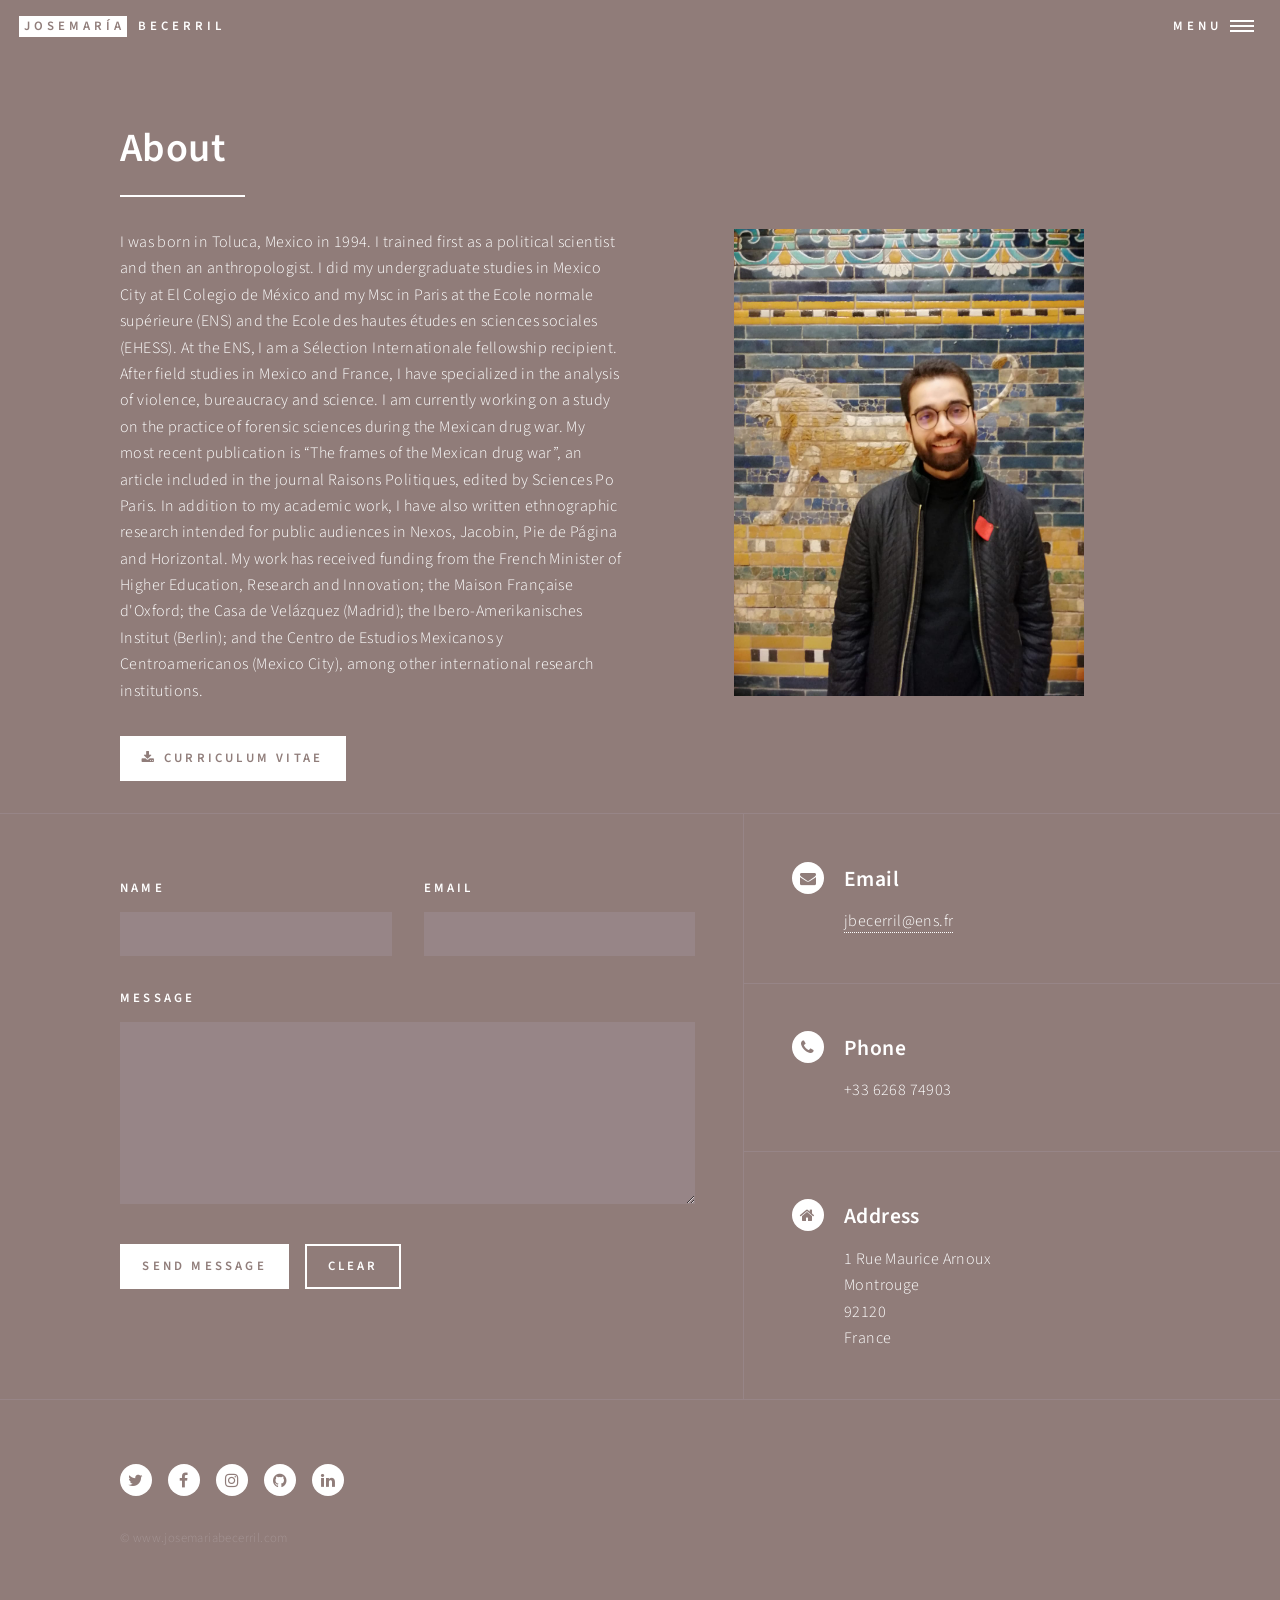
<file: about/index.html>
<!DOCTYPE html><html><head><meta charSet="utf-8"/><meta http-equiv="x-ua-compatible" content="ie=edge"/><meta name="viewport" content="width=device-width, initial-scale=1, shrink-to-fit=no"/><style data-href="/styles.061367dd196901f65cc6.css" id="gatsby-global-css">@import url(https://fonts.googleapis.com/css?family=Source+Sans+Pro:300,300italic,600,600italic);
/*!
 *  Font Awesome 4.7.0 by @davegandy - http://fontawesome.io - @fontawesome
 *  License - http://fontawesome.io/license (Font: SIL OFL 1.1, CSS: MIT License)
 */@font-face{font-family:FontAwesome;src:url(/static/fontawesome-webfont-674f50d287a8c48dc19ba404d20fe713.eot);src:url(/static/fontawesome-webfont-674f50d287a8c48dc19ba404d20fe713.eot?#iefix&v=4.7.0) format("embedded-opentype"),url(/static/fontawesome-webfont-af7ae505a9eed503f8b8e6982036873e.woff2) format("woff2"),url(/static/fontawesome-webfont-fee66e712a8a08eef5805a46892932ad.woff) format("woff"),url(/static/fontawesome-webfont-b06871f281fee6b241d60582ae9369b9.ttf) format("truetype"),url(/static/fontawesome-webfont-912ec66d7572ff821749319396470bde.svg#fontawesomeregular) format("svg");font-weight:400;font-style:normal}.fa{display:inline-block;font:normal normal normal 14px/1 FontAwesome;font-size:inherit;text-rendering:auto;-webkit-font-smoothing:antialiased;-moz-osx-font-smoothing:grayscale}.fa-lg{font-size:1.33333333em;line-height:.75em;vertical-align:-15%}.fa-2x{font-size:2em}.fa-3x{font-size:3em}.fa-4x{font-size:4em}.fa-5x{font-size:5em}.fa-fw{width:1.28571429em;text-align:center}.fa-ul{padding-left:0;margin-left:2.14285714em;list-style-type:none}.fa-ul>li{position:relative}.fa-li{position:absolute;left:-2.14285714em;width:2.14285714em;top:.14285714em;text-align:center}.fa-li.fa-lg{left:-1.85714286em}.fa-border{padding:.2em .25em .15em;border:.08em solid #eee;border-radius:.1em}.fa-pull-left{float:left}.fa-pull-right{float:right}.fa.fa-pull-left{margin-right:.3em}.fa.fa-pull-right{margin-left:.3em}.pull-right{float:right}.pull-left{float:left}.fa.pull-left{margin-right:.3em}.fa.pull-right{margin-left:.3em}.fa-spin{animation:fa-spin 2s linear infinite}.fa-pulse{animation:fa-spin 1s steps(8) infinite}@keyframes fa-spin{0%{transform:rotate(0deg)}to{transform:rotate(359deg)}}.fa-rotate-90{-ms-filter:"progid:DXImageTransform.Microsoft.BasicImage(rotation=1)";transform:rotate(90deg)}.fa-rotate-180{-ms-filter:"progid:DXImageTransform.Microsoft.BasicImage(rotation=2)";transform:rotate(180deg)}.fa-rotate-270{-ms-filter:"progid:DXImageTransform.Microsoft.BasicImage(rotation=3)";transform:rotate(270deg)}.fa-flip-horizontal{-ms-filter:"progid:DXImageTransform.Microsoft.BasicImage(rotation=0, mirror=1)";transform:scaleX(-1)}.fa-flip-vertical{-ms-filter:"progid:DXImageTransform.Microsoft.BasicImage(rotation=2, mirror=1)";transform:scaleY(-1)}:root .fa-flip-horizontal,:root .fa-flip-vertical,:root .fa-rotate-90,:root .fa-rotate-180,:root .fa-rotate-270{filter:none}.fa-stack{position:relative;display:inline-block;width:2em;height:2em;line-height:2em;vertical-align:middle}.fa-stack-1x,.fa-stack-2x{position:absolute;left:0;width:100%;text-align:center}.fa-stack-1x{line-height:inherit}.fa-stack-2x{font-size:2em}.fa-inverse{color:#fff}.fa-glass:before{content:"\F000"}.fa-music:before{content:"\F001"}.fa-search:before{content:"\F002"}.fa-envelope-o:before{content:"\F003"}.fa-heart:before{content:"\F004"}.fa-star:before{content:"\F005"}.fa-star-o:before{content:"\F006"}.fa-user:before{content:"\F007"}.fa-film:before{content:"\F008"}.fa-th-large:before{content:"\F009"}.fa-th:before{content:"\F00A"}.fa-th-list:before{content:"\F00B"}.fa-check:before{content:"\F00C"}.fa-close:before,.fa-remove:before,.fa-times:before{content:"\F00D"}.fa-search-plus:before{content:"\F00E"}.fa-search-minus:before{content:"\F010"}.fa-power-off:before{content:"\F011"}.fa-signal:before{content:"\F012"}.fa-cog:before,.fa-gear:before{content:"\F013"}.fa-trash-o:before{content:"\F014"}.fa-home:before{content:"\F015"}.fa-file-o:before{content:"\F016"}.fa-clock-o:before{content:"\F017"}.fa-road:before{content:"\F018"}.fa-download:before{content:"\F019"}.fa-arrow-circle-o-down:before{content:"\F01A"}.fa-arrow-circle-o-up:before{content:"\F01B"}.fa-inbox:before{content:"\F01C"}.fa-play-circle-o:before{content:"\F01D"}.fa-repeat:before,.fa-rotate-right:before{content:"\F01E"}.fa-refresh:before{content:"\F021"}.fa-list-alt:before{content:"\F022"}.fa-lock:before{content:"\F023"}.fa-flag:before{content:"\F024"}.fa-headphones:before{content:"\F025"}.fa-volume-off:before{content:"\F026"}.fa-volume-down:before{content:"\F027"}.fa-volume-up:before{content:"\F028"}.fa-qrcode:before{content:"\F029"}.fa-barcode:before{content:"\F02A"}.fa-tag:before{content:"\F02B"}.fa-tags:before{content:"\F02C"}.fa-book:before{content:"\F02D"}.fa-bookmark:before{content:"\F02E"}.fa-print:before{content:"\F02F"}.fa-camera:before{content:"\F030"}.fa-font:before{content:"\F031"}.fa-bold:before{content:"\F032"}.fa-italic:before{content:"\F033"}.fa-text-height:before{content:"\F034"}.fa-text-width:before{content:"\F035"}.fa-align-left:before{content:"\F036"}.fa-align-center:before{content:"\F037"}.fa-align-right:before{content:"\F038"}.fa-align-justify:before{content:"\F039"}.fa-list:before{content:"\F03A"}.fa-dedent:before,.fa-outdent:before{content:"\F03B"}.fa-indent:before{content:"\F03C"}.fa-video-camera:before{content:"\F03D"}.fa-image:before,.fa-photo:before,.fa-picture-o:before{content:"\F03E"}.fa-pencil:before{content:"\F040"}.fa-map-marker:before{content:"\F041"}.fa-adjust:before{content:"\F042"}.fa-tint:before{content:"\F043"}.fa-edit:before,.fa-pencil-square-o:before{content:"\F044"}.fa-share-square-o:before{content:"\F045"}.fa-check-square-o:before{content:"\F046"}.fa-arrows:before{content:"\F047"}.fa-step-backward:before{content:"\F048"}.fa-fast-backward:before{content:"\F049"}.fa-backward:before{content:"\F04A"}.fa-play:before{content:"\F04B"}.fa-pause:before{content:"\F04C"}.fa-stop:before{content:"\F04D"}.fa-forward:before{content:"\F04E"}.fa-fast-forward:before{content:"\F050"}.fa-step-forward:before{content:"\F051"}.fa-eject:before{content:"\F052"}.fa-chevron-left:before{content:"\F053"}.fa-chevron-right:before{content:"\F054"}.fa-plus-circle:before{content:"\F055"}.fa-minus-circle:before{content:"\F056"}.fa-times-circle:before{content:"\F057"}.fa-check-circle:before{content:"\F058"}.fa-question-circle:before{content:"\F059"}.fa-info-circle:before{content:"\F05A"}.fa-crosshairs:before{content:"\F05B"}.fa-times-circle-o:before{content:"\F05C"}.fa-check-circle-o:before{content:"\F05D"}.fa-ban:before{content:"\F05E"}.fa-arrow-left:before{content:"\F060"}.fa-arrow-right:before{content:"\F061"}.fa-arrow-up:before{content:"\F062"}.fa-arrow-down:before{content:"\F063"}.fa-mail-forward:before,.fa-share:before{content:"\F064"}.fa-expand:before{content:"\F065"}.fa-compress:before{content:"\F066"}.fa-plus:before{content:"\F067"}.fa-minus:before{content:"\F068"}.fa-asterisk:before{content:"\F069"}.fa-exclamation-circle:before{content:"\F06A"}.fa-gift:before{content:"\F06B"}.fa-leaf:before{content:"\F06C"}.fa-fire:before{content:"\F06D"}.fa-eye:before{content:"\F06E"}.fa-eye-slash:before{content:"\F070"}.fa-exclamation-triangle:before,.fa-warning:before{content:"\F071"}.fa-plane:before{content:"\F072"}.fa-calendar:before{content:"\F073"}.fa-random:before{content:"\F074"}.fa-comment:before{content:"\F075"}.fa-magnet:before{content:"\F076"}.fa-chevron-up:before{content:"\F077"}.fa-chevron-down:before{content:"\F078"}.fa-retweet:before{content:"\F079"}.fa-shopping-cart:before{content:"\F07A"}.fa-folder:before{content:"\F07B"}.fa-folder-open:before{content:"\F07C"}.fa-arrows-v:before{content:"\F07D"}.fa-arrows-h:before{content:"\F07E"}.fa-bar-chart-o:before,.fa-bar-chart:before{content:"\F080"}.fa-twitter-square:before{content:"\F081"}.fa-facebook-square:before{content:"\F082"}.fa-camera-retro:before{content:"\F083"}.fa-key:before{content:"\F084"}.fa-cogs:before,.fa-gears:before{content:"\F085"}.fa-comments:before{content:"\F086"}.fa-thumbs-o-up:before{content:"\F087"}.fa-thumbs-o-down:before{content:"\F088"}.fa-star-half:before{content:"\F089"}.fa-heart-o:before{content:"\F08A"}.fa-sign-out:before{content:"\F08B"}.fa-linkedin-square:before{content:"\F08C"}.fa-thumb-tack:before{content:"\F08D"}.fa-external-link:before{content:"\F08E"}.fa-sign-in:before{content:"\F090"}.fa-trophy:before{content:"\F091"}.fa-github-square:before{content:"\F092"}.fa-upload:before{content:"\F093"}.fa-lemon-o:before{content:"\F094"}.fa-phone:before{content:"\F095"}.fa-square-o:before{content:"\F096"}.fa-bookmark-o:before{content:"\F097"}.fa-phone-square:before{content:"\F098"}.fa-twitter:before{content:"\F099"}.fa-facebook-f:before,.fa-facebook:before{content:"\F09A"}.fa-github:before{content:"\F09B"}.fa-unlock:before{content:"\F09C"}.fa-credit-card:before{content:"\F09D"}.fa-feed:before,.fa-rss:before{content:"\F09E"}.fa-hdd-o:before{content:"\F0A0"}.fa-bullhorn:before{content:"\F0A1"}.fa-bell:before{content:"\F0F3"}.fa-certificate:before{content:"\F0A3"}.fa-hand-o-right:before{content:"\F0A4"}.fa-hand-o-left:before{content:"\F0A5"}.fa-hand-o-up:before{content:"\F0A6"}.fa-hand-o-down:before{content:"\F0A7"}.fa-arrow-circle-left:before{content:"\F0A8"}.fa-arrow-circle-right:before{content:"\F0A9"}.fa-arrow-circle-up:before{content:"\F0AA"}.fa-arrow-circle-down:before{content:"\F0AB"}.fa-globe:before{content:"\F0AC"}.fa-wrench:before{content:"\F0AD"}.fa-tasks:before{content:"\F0AE"}.fa-filter:before{content:"\F0B0"}.fa-briefcase:before{content:"\F0B1"}.fa-arrows-alt:before{content:"\F0B2"}.fa-group:before,.fa-users:before{content:"\F0C0"}.fa-chain:before,.fa-link:before{content:"\F0C1"}.fa-cloud:before{content:"\F0C2"}.fa-flask:before{content:"\F0C3"}.fa-cut:before,.fa-scissors:before{content:"\F0C4"}.fa-copy:before,.fa-files-o:before{content:"\F0C5"}.fa-paperclip:before{content:"\F0C6"}.fa-floppy-o:before,.fa-save:before{content:"\F0C7"}.fa-square:before{content:"\F0C8"}.fa-bars:before,.fa-navicon:before,.fa-reorder:before{content:"\F0C9"}.fa-list-ul:before{content:"\F0CA"}.fa-list-ol:before{content:"\F0CB"}.fa-strikethrough:before{content:"\F0CC"}.fa-underline:before{content:"\F0CD"}.fa-table:before{content:"\F0CE"}.fa-magic:before{content:"\F0D0"}.fa-truck:before{content:"\F0D1"}.fa-pinterest:before{content:"\F0D2"}.fa-pinterest-square:before{content:"\F0D3"}.fa-google-plus-square:before{content:"\F0D4"}.fa-google-plus:before{content:"\F0D5"}.fa-money:before{content:"\F0D6"}.fa-caret-down:before{content:"\F0D7"}.fa-caret-up:before{content:"\F0D8"}.fa-caret-left:before{content:"\F0D9"}.fa-caret-right:before{content:"\F0DA"}.fa-columns:before{content:"\F0DB"}.fa-sort:before,.fa-unsorted:before{content:"\F0DC"}.fa-sort-desc:before,.fa-sort-down:before{content:"\F0DD"}.fa-sort-asc:before,.fa-sort-up:before{content:"\F0DE"}.fa-envelope:before{content:"\F0E0"}.fa-linkedin:before{content:"\F0E1"}.fa-rotate-left:before,.fa-undo:before{content:"\F0E2"}.fa-gavel:before,.fa-legal:before{content:"\F0E3"}.fa-dashboard:before,.fa-tachometer:before{content:"\F0E4"}.fa-comment-o:before{content:"\F0E5"}.fa-comments-o:before{content:"\F0E6"}.fa-bolt:before,.fa-flash:before{content:"\F0E7"}.fa-sitemap:before{content:"\F0E8"}.fa-umbrella:before{content:"\F0E9"}.fa-clipboard:before,.fa-paste:before{content:"\F0EA"}.fa-lightbulb-o:before{content:"\F0EB"}.fa-exchange:before{content:"\F0EC"}.fa-cloud-download:before{content:"\F0ED"}.fa-cloud-upload:before{content:"\F0EE"}.fa-user-md:before{content:"\F0F0"}.fa-stethoscope:before{content:"\F0F1"}.fa-suitcase:before{content:"\F0F2"}.fa-bell-o:before{content:"\F0A2"}.fa-coffee:before{content:"\F0F4"}.fa-cutlery:before{content:"\F0F5"}.fa-file-text-o:before{content:"\F0F6"}.fa-building-o:before{content:"\F0F7"}.fa-hospital-o:before{content:"\F0F8"}.fa-ambulance:before{content:"\F0F9"}.fa-medkit:before{content:"\F0FA"}.fa-fighter-jet:before{content:"\F0FB"}.fa-beer:before{content:"\F0FC"}.fa-h-square:before{content:"\F0FD"}.fa-plus-square:before{content:"\F0FE"}.fa-angle-double-left:before{content:"\F100"}.fa-angle-double-right:before{content:"\F101"}.fa-angle-double-up:before{content:"\F102"}.fa-angle-double-down:before{content:"\F103"}.fa-angle-left:before{content:"\F104"}.fa-angle-right:before{content:"\F105"}.fa-angle-up:before{content:"\F106"}.fa-angle-down:before{content:"\F107"}.fa-desktop:before{content:"\F108"}.fa-laptop:before{content:"\F109"}.fa-tablet:before{content:"\F10A"}.fa-mobile-phone:before,.fa-mobile:before{content:"\F10B"}.fa-circle-o:before{content:"\F10C"}.fa-quote-left:before{content:"\F10D"}.fa-quote-right:before{content:"\F10E"}.fa-spinner:before{content:"\F110"}.fa-circle:before{content:"\F111"}.fa-mail-reply:before,.fa-reply:before{content:"\F112"}.fa-github-alt:before{content:"\F113"}.fa-folder-o:before{content:"\F114"}.fa-folder-open-o:before{content:"\F115"}.fa-smile-o:before{content:"\F118"}.fa-frown-o:before{content:"\F119"}.fa-meh-o:before{content:"\F11A"}.fa-gamepad:before{content:"\F11B"}.fa-keyboard-o:before{content:"\F11C"}.fa-flag-o:before{content:"\F11D"}.fa-flag-checkered:before{content:"\F11E"}.fa-terminal:before{content:"\F120"}.fa-code:before{content:"\F121"}.fa-mail-reply-all:before,.fa-reply-all:before{content:"\F122"}.fa-star-half-empty:before,.fa-star-half-full:before,.fa-star-half-o:before{content:"\F123"}.fa-location-arrow:before{content:"\F124"}.fa-crop:before{content:"\F125"}.fa-code-fork:before{content:"\F126"}.fa-chain-broken:before,.fa-unlink:before{content:"\F127"}.fa-question:before{content:"\F128"}.fa-info:before{content:"\F129"}.fa-exclamation:before{content:"\F12A"}.fa-superscript:before{content:"\F12B"}.fa-subscript:before{content:"\F12C"}.fa-eraser:before{content:"\F12D"}.fa-puzzle-piece:before{content:"\F12E"}.fa-microphone:before{content:"\F130"}.fa-microphone-slash:before{content:"\F131"}.fa-shield:before{content:"\F132"}.fa-calendar-o:before{content:"\F133"}.fa-fire-extinguisher:before{content:"\F134"}.fa-rocket:before{content:"\F135"}.fa-maxcdn:before{content:"\F136"}.fa-chevron-circle-left:before{content:"\F137"}.fa-chevron-circle-right:before{content:"\F138"}.fa-chevron-circle-up:before{content:"\F139"}.fa-chevron-circle-down:before{content:"\F13A"}.fa-html5:before{content:"\F13B"}.fa-css3:before{content:"\F13C"}.fa-anchor:before{content:"\F13D"}.fa-unlock-alt:before{content:"\F13E"}.fa-bullseye:before{content:"\F140"}.fa-ellipsis-h:before{content:"\F141"}.fa-ellipsis-v:before{content:"\F142"}.fa-rss-square:before{content:"\F143"}.fa-play-circle:before{content:"\F144"}.fa-ticket:before{content:"\F145"}.fa-minus-square:before{content:"\F146"}.fa-minus-square-o:before{content:"\F147"}.fa-level-up:before{content:"\F148"}.fa-level-down:before{content:"\F149"}.fa-check-square:before{content:"\F14A"}.fa-pencil-square:before{content:"\F14B"}.fa-external-link-square:before{content:"\F14C"}.fa-share-square:before{content:"\F14D"}.fa-compass:before{content:"\F14E"}.fa-caret-square-o-down:before,.fa-toggle-down:before{content:"\F150"}.fa-caret-square-o-up:before,.fa-toggle-up:before{content:"\F151"}.fa-caret-square-o-right:before,.fa-toggle-right:before{content:"\F152"}.fa-eur:before,.fa-euro:before{content:"\F153"}.fa-gbp:before{content:"\F154"}.fa-dollar:before,.fa-usd:before{content:"\F155"}.fa-inr:before,.fa-rupee:before{content:"\F156"}.fa-cny:before,.fa-jpy:before,.fa-rmb:before,.fa-yen:before{content:"\F157"}.fa-rouble:before,.fa-rub:before,.fa-ruble:before{content:"\F158"}.fa-krw:before,.fa-won:before{content:"\F159"}.fa-bitcoin:before,.fa-btc:before{content:"\F15A"}.fa-file:before{content:"\F15B"}.fa-file-text:before{content:"\F15C"}.fa-sort-alpha-asc:before{content:"\F15D"}.fa-sort-alpha-desc:before{content:"\F15E"}.fa-sort-amount-asc:before{content:"\F160"}.fa-sort-amount-desc:before{content:"\F161"}.fa-sort-numeric-asc:before{content:"\F162"}.fa-sort-numeric-desc:before{content:"\F163"}.fa-thumbs-up:before{content:"\F164"}.fa-thumbs-down:before{content:"\F165"}.fa-youtube-square:before{content:"\F166"}.fa-youtube:before{content:"\F167"}.fa-xing:before{content:"\F168"}.fa-xing-square:before{content:"\F169"}.fa-youtube-play:before{content:"\F16A"}.fa-dropbox:before{content:"\F16B"}.fa-stack-overflow:before{content:"\F16C"}.fa-instagram:before{content:"\F16D"}.fa-flickr:before{content:"\F16E"}.fa-adn:before{content:"\F170"}.fa-bitbucket:before{content:"\F171"}.fa-bitbucket-square:before{content:"\F172"}.fa-tumblr:before{content:"\F173"}.fa-tumblr-square:before{content:"\F174"}.fa-long-arrow-down:before{content:"\F175"}.fa-long-arrow-up:before{content:"\F176"}.fa-long-arrow-left:before{content:"\F177"}.fa-long-arrow-right:before{content:"\F178"}.fa-apple:before{content:"\F179"}.fa-windows:before{content:"\F17A"}.fa-android:before{content:"\F17B"}.fa-linux:before{content:"\F17C"}.fa-dribbble:before{content:"\F17D"}.fa-skype:before{content:"\F17E"}.fa-foursquare:before{content:"\F180"}.fa-trello:before{content:"\F181"}.fa-female:before{content:"\F182"}.fa-male:before{content:"\F183"}.fa-gittip:before,.fa-gratipay:before{content:"\F184"}.fa-sun-o:before{content:"\F185"}.fa-moon-o:before{content:"\F186"}.fa-archive:before{content:"\F187"}.fa-bug:before{content:"\F188"}.fa-vk:before{content:"\F189"}.fa-weibo:before{content:"\F18A"}.fa-renren:before{content:"\F18B"}.fa-pagelines:before{content:"\F18C"}.fa-stack-exchange:before{content:"\F18D"}.fa-arrow-circle-o-right:before{content:"\F18E"}.fa-arrow-circle-o-left:before{content:"\F190"}.fa-caret-square-o-left:before,.fa-toggle-left:before{content:"\F191"}.fa-dot-circle-o:before{content:"\F192"}.fa-wheelchair:before{content:"\F193"}.fa-vimeo-square:before{content:"\F194"}.fa-try:before,.fa-turkish-lira:before{content:"\F195"}.fa-plus-square-o:before{content:"\F196"}.fa-space-shuttle:before{content:"\F197"}.fa-slack:before{content:"\F198"}.fa-envelope-square:before{content:"\F199"}.fa-wordpress:before{content:"\F19A"}.fa-openid:before{content:"\F19B"}.fa-bank:before,.fa-institution:before,.fa-university:before{content:"\F19C"}.fa-graduation-cap:before,.fa-mortar-board:before{content:"\F19D"}.fa-yahoo:before{content:"\F19E"}.fa-google:before{content:"\F1A0"}.fa-reddit:before{content:"\F1A1"}.fa-reddit-square:before{content:"\F1A2"}.fa-stumbleupon-circle:before{content:"\F1A3"}.fa-stumbleupon:before{content:"\F1A4"}.fa-delicious:before{content:"\F1A5"}.fa-digg:before{content:"\F1A6"}.fa-pied-piper-pp:before{content:"\F1A7"}.fa-pied-piper-alt:before{content:"\F1A8"}.fa-drupal:before{content:"\F1A9"}.fa-joomla:before{content:"\F1AA"}.fa-language:before{content:"\F1AB"}.fa-fax:before{content:"\F1AC"}.fa-building:before{content:"\F1AD"}.fa-child:before{content:"\F1AE"}.fa-paw:before{content:"\F1B0"}.fa-spoon:before{content:"\F1B1"}.fa-cube:before{content:"\F1B2"}.fa-cubes:before{content:"\F1B3"}.fa-behance:before{content:"\F1B4"}.fa-behance-square:before{content:"\F1B5"}.fa-steam:before{content:"\F1B6"}.fa-steam-square:before{content:"\F1B7"}.fa-recycle:before{content:"\F1B8"}.fa-automobile:before,.fa-car:before{content:"\F1B9"}.fa-cab:before,.fa-taxi:before{content:"\F1BA"}.fa-tree:before{content:"\F1BB"}.fa-spotify:before{content:"\F1BC"}.fa-deviantart:before{content:"\F1BD"}.fa-soundcloud:before{content:"\F1BE"}.fa-database:before{content:"\F1C0"}.fa-file-pdf-o:before{content:"\F1C1"}.fa-file-word-o:before{content:"\F1C2"}.fa-file-excel-o:before{content:"\F1C3"}.fa-file-powerpoint-o:before{content:"\F1C4"}.fa-file-image-o:before,.fa-file-photo-o:before,.fa-file-picture-o:before{content:"\F1C5"}.fa-file-archive-o:before,.fa-file-zip-o:before{content:"\F1C6"}.fa-file-audio-o:before,.fa-file-sound-o:before{content:"\F1C7"}.fa-file-movie-o:before,.fa-file-video-o:before{content:"\F1C8"}.fa-file-code-o:before{content:"\F1C9"}.fa-vine:before{content:"\F1CA"}.fa-codepen:before{content:"\F1CB"}.fa-jsfiddle:before{content:"\F1CC"}.fa-life-bouy:before,.fa-life-buoy:before,.fa-life-ring:before,.fa-life-saver:before,.fa-support:before{content:"\F1CD"}.fa-circle-o-notch:before{content:"\F1CE"}.fa-ra:before,.fa-rebel:before,.fa-resistance:before{content:"\F1D0"}.fa-empire:before,.fa-ge:before{content:"\F1D1"}.fa-git-square:before{content:"\F1D2"}.fa-git:before{content:"\F1D3"}.fa-hacker-news:before,.fa-y-combinator-square:before,.fa-yc-square:before{content:"\F1D4"}.fa-tencent-weibo:before{content:"\F1D5"}.fa-qq:before{content:"\F1D6"}.fa-wechat:before,.fa-weixin:before{content:"\F1D7"}.fa-paper-plane:before,.fa-send:before{content:"\F1D8"}.fa-paper-plane-o:before,.fa-send-o:before{content:"\F1D9"}.fa-history:before{content:"\F1DA"}.fa-circle-thin:before{content:"\F1DB"}.fa-header:before{content:"\F1DC"}.fa-paragraph:before{content:"\F1DD"}.fa-sliders:before{content:"\F1DE"}.fa-share-alt:before{content:"\F1E0"}.fa-share-alt-square:before{content:"\F1E1"}.fa-bomb:before{content:"\F1E2"}.fa-futbol-o:before,.fa-soccer-ball-o:before{content:"\F1E3"}.fa-tty:before{content:"\F1E4"}.fa-binoculars:before{content:"\F1E5"}.fa-plug:before{content:"\F1E6"}.fa-slideshare:before{content:"\F1E7"}.fa-twitch:before{content:"\F1E8"}.fa-yelp:before{content:"\F1E9"}.fa-newspaper-o:before{content:"\F1EA"}.fa-wifi:before{content:"\F1EB"}.fa-calculator:before{content:"\F1EC"}.fa-paypal:before{content:"\F1ED"}.fa-google-wallet:before{content:"\F1EE"}.fa-cc-visa:before{content:"\F1F0"}.fa-cc-mastercard:before{content:"\F1F1"}.fa-cc-discover:before{content:"\F1F2"}.fa-cc-amex:before{content:"\F1F3"}.fa-cc-paypal:before{content:"\F1F4"}.fa-cc-stripe:before{content:"\F1F5"}.fa-bell-slash:before{content:"\F1F6"}.fa-bell-slash-o:before{content:"\F1F7"}.fa-trash:before{content:"\F1F8"}.fa-copyright:before{content:"\F1F9"}.fa-at:before{content:"\F1FA"}.fa-eyedropper:before{content:"\F1FB"}.fa-paint-brush:before{content:"\F1FC"}.fa-birthday-cake:before{content:"\F1FD"}.fa-area-chart:before{content:"\F1FE"}.fa-pie-chart:before{content:"\F200"}.fa-line-chart:before{content:"\F201"}.fa-lastfm:before{content:"\F202"}.fa-lastfm-square:before{content:"\F203"}.fa-toggle-off:before{content:"\F204"}.fa-toggle-on:before{content:"\F205"}.fa-bicycle:before{content:"\F206"}.fa-bus:before{content:"\F207"}.fa-ioxhost:before{content:"\F208"}.fa-angellist:before{content:"\F209"}.fa-cc:before{content:"\F20A"}.fa-ils:before,.fa-shekel:before,.fa-sheqel:before{content:"\F20B"}.fa-meanpath:before{content:"\F20C"}.fa-buysellads:before{content:"\F20D"}.fa-connectdevelop:before{content:"\F20E"}.fa-dashcube:before{content:"\F210"}.fa-forumbee:before{content:"\F211"}.fa-leanpub:before{content:"\F212"}.fa-sellsy:before{content:"\F213"}.fa-shirtsinbulk:before{content:"\F214"}.fa-simplybuilt:before{content:"\F215"}.fa-skyatlas:before{content:"\F216"}.fa-cart-plus:before{content:"\F217"}.fa-cart-arrow-down:before{content:"\F218"}.fa-diamond:before{content:"\F219"}.fa-ship:before{content:"\F21A"}.fa-user-secret:before{content:"\F21B"}.fa-motorcycle:before{content:"\F21C"}.fa-street-view:before{content:"\F21D"}.fa-heartbeat:before{content:"\F21E"}.fa-venus:before{content:"\F221"}.fa-mars:before{content:"\F222"}.fa-mercury:before{content:"\F223"}.fa-intersex:before,.fa-transgender:before{content:"\F224"}.fa-transgender-alt:before{content:"\F225"}.fa-venus-double:before{content:"\F226"}.fa-mars-double:before{content:"\F227"}.fa-venus-mars:before{content:"\F228"}.fa-mars-stroke:before{content:"\F229"}.fa-mars-stroke-v:before{content:"\F22A"}.fa-mars-stroke-h:before{content:"\F22B"}.fa-neuter:before{content:"\F22C"}.fa-genderless:before{content:"\F22D"}.fa-facebook-official:before{content:"\F230"}.fa-pinterest-p:before{content:"\F231"}.fa-whatsapp:before{content:"\F232"}.fa-server:before{content:"\F233"}.fa-user-plus:before{content:"\F234"}.fa-user-times:before{content:"\F235"}.fa-bed:before,.fa-hotel:before{content:"\F236"}.fa-viacoin:before{content:"\F237"}.fa-train:before{content:"\F238"}.fa-subway:before{content:"\F239"}.fa-medium:before{content:"\F23A"}.fa-y-combinator:before,.fa-yc:before{content:"\F23B"}.fa-optin-monster:before{content:"\F23C"}.fa-opencart:before{content:"\F23D"}.fa-expeditedssl:before{content:"\F23E"}.fa-battery-4:before,.fa-battery-full:before,.fa-battery:before{content:"\F240"}.fa-battery-3:before,.fa-battery-three-quarters:before{content:"\F241"}.fa-battery-2:before,.fa-battery-half:before{content:"\F242"}.fa-battery-1:before,.fa-battery-quarter:before{content:"\F243"}.fa-battery-0:before,.fa-battery-empty:before{content:"\F244"}.fa-mouse-pointer:before{content:"\F245"}.fa-i-cursor:before{content:"\F246"}.fa-object-group:before{content:"\F247"}.fa-object-ungroup:before{content:"\F248"}.fa-sticky-note:before{content:"\F249"}.fa-sticky-note-o:before{content:"\F24A"}.fa-cc-jcb:before{content:"\F24B"}.fa-cc-diners-club:before{content:"\F24C"}.fa-clone:before{content:"\F24D"}.fa-balance-scale:before{content:"\F24E"}.fa-hourglass-o:before{content:"\F250"}.fa-hourglass-1:before,.fa-hourglass-start:before{content:"\F251"}.fa-hourglass-2:before,.fa-hourglass-half:before{content:"\F252"}.fa-hourglass-3:before,.fa-hourglass-end:before{content:"\F253"}.fa-hourglass:before{content:"\F254"}.fa-hand-grab-o:before,.fa-hand-rock-o:before{content:"\F255"}.fa-hand-paper-o:before,.fa-hand-stop-o:before{content:"\F256"}.fa-hand-scissors-o:before{content:"\F257"}.fa-hand-lizard-o:before{content:"\F258"}.fa-hand-spock-o:before{content:"\F259"}.fa-hand-pointer-o:before{content:"\F25A"}.fa-hand-peace-o:before{content:"\F25B"}.fa-trademark:before{content:"\F25C"}.fa-registered:before{content:"\F25D"}.fa-creative-commons:before{content:"\F25E"}.fa-gg:before{content:"\F260"}.fa-gg-circle:before{content:"\F261"}.fa-tripadvisor:before{content:"\F262"}.fa-odnoklassniki:before{content:"\F263"}.fa-odnoklassniki-square:before{content:"\F264"}.fa-get-pocket:before{content:"\F265"}.fa-wikipedia-w:before{content:"\F266"}.fa-safari:before{content:"\F267"}.fa-chrome:before{content:"\F268"}.fa-firefox:before{content:"\F269"}.fa-opera:before{content:"\F26A"}.fa-internet-explorer:before{content:"\F26B"}.fa-television:before,.fa-tv:before{content:"\F26C"}.fa-contao:before{content:"\F26D"}.fa-500px:before{content:"\F26E"}.fa-amazon:before{content:"\F270"}.fa-calendar-plus-o:before{content:"\F271"}.fa-calendar-minus-o:before{content:"\F272"}.fa-calendar-times-o:before{content:"\F273"}.fa-calendar-check-o:before{content:"\F274"}.fa-industry:before{content:"\F275"}.fa-map-pin:before{content:"\F276"}.fa-map-signs:before{content:"\F277"}.fa-map-o:before{content:"\F278"}.fa-map:before{content:"\F279"}.fa-commenting:before{content:"\F27A"}.fa-commenting-o:before{content:"\F27B"}.fa-houzz:before{content:"\F27C"}.fa-vimeo:before{content:"\F27D"}.fa-black-tie:before{content:"\F27E"}.fa-fonticons:before{content:"\F280"}.fa-reddit-alien:before{content:"\F281"}.fa-edge:before{content:"\F282"}.fa-credit-card-alt:before{content:"\F283"}.fa-codiepie:before{content:"\F284"}.fa-modx:before{content:"\F285"}.fa-fort-awesome:before{content:"\F286"}.fa-usb:before{content:"\F287"}.fa-product-hunt:before{content:"\F288"}.fa-mixcloud:before{content:"\F289"}.fa-scribd:before{content:"\F28A"}.fa-pause-circle:before{content:"\F28B"}.fa-pause-circle-o:before{content:"\F28C"}.fa-stop-circle:before{content:"\F28D"}.fa-stop-circle-o:before{content:"\F28E"}.fa-shopping-bag:before{content:"\F290"}.fa-shopping-basket:before{content:"\F291"}.fa-hashtag:before{content:"\F292"}.fa-bluetooth:before{content:"\F293"}.fa-bluetooth-b:before{content:"\F294"}.fa-percent:before{content:"\F295"}.fa-gitlab:before{content:"\F296"}.fa-wpbeginner:before{content:"\F297"}.fa-wpforms:before{content:"\F298"}.fa-envira:before{content:"\F299"}.fa-universal-access:before{content:"\F29A"}.fa-wheelchair-alt:before{content:"\F29B"}.fa-question-circle-o:before{content:"\F29C"}.fa-blind:before{content:"\F29D"}.fa-audio-description:before{content:"\F29E"}.fa-volume-control-phone:before{content:"\F2A0"}.fa-braille:before{content:"\F2A1"}.fa-assistive-listening-systems:before{content:"\F2A2"}.fa-american-sign-language-interpreting:before,.fa-asl-interpreting:before{content:"\F2A3"}.fa-deaf:before,.fa-deafness:before,.fa-hard-of-hearing:before{content:"\F2A4"}.fa-glide:before{content:"\F2A5"}.fa-glide-g:before{content:"\F2A6"}.fa-sign-language:before,.fa-signing:before{content:"\F2A7"}.fa-low-vision:before{content:"\F2A8"}.fa-viadeo:before{content:"\F2A9"}.fa-viadeo-square:before{content:"\F2AA"}.fa-snapchat:before{content:"\F2AB"}.fa-snapchat-ghost:before{content:"\F2AC"}.fa-snapchat-square:before{content:"\F2AD"}.fa-pied-piper:before{content:"\F2AE"}.fa-first-order:before{content:"\F2B0"}.fa-yoast:before{content:"\F2B1"}.fa-themeisle:before{content:"\F2B2"}.fa-google-plus-circle:before,.fa-google-plus-official:before{content:"\F2B3"}.fa-fa:before,.fa-font-awesome:before{content:"\F2B4"}.fa-handshake-o:before{content:"\F2B5"}.fa-envelope-open:before{content:"\F2B6"}.fa-envelope-open-o:before{content:"\F2B7"}.fa-linode:before{content:"\F2B8"}.fa-address-book:before{content:"\F2B9"}.fa-address-book-o:before{content:"\F2BA"}.fa-address-card:before,.fa-vcard:before{content:"\F2BB"}.fa-address-card-o:before,.fa-vcard-o:before{content:"\F2BC"}.fa-user-circle:before{content:"\F2BD"}.fa-user-circle-o:before{content:"\F2BE"}.fa-user-o:before{content:"\F2C0"}.fa-id-badge:before{content:"\F2C1"}.fa-drivers-license:before,.fa-id-card:before{content:"\F2C2"}.fa-drivers-license-o:before,.fa-id-card-o:before{content:"\F2C3"}.fa-quora:before{content:"\F2C4"}.fa-free-code-camp:before{content:"\F2C5"}.fa-telegram:before{content:"\F2C6"}.fa-thermometer-4:before,.fa-thermometer-full:before,.fa-thermometer:before{content:"\F2C7"}.fa-thermometer-3:before,.fa-thermometer-three-quarters:before{content:"\F2C8"}.fa-thermometer-2:before,.fa-thermometer-half:before{content:"\F2C9"}.fa-thermometer-1:before,.fa-thermometer-quarter:before{content:"\F2CA"}.fa-thermometer-0:before,.fa-thermometer-empty:before{content:"\F2CB"}.fa-shower:before{content:"\F2CC"}.fa-bath:before,.fa-bathtub:before,.fa-s15:before{content:"\F2CD"}.fa-podcast:before{content:"\F2CE"}.fa-window-maximize:before{content:"\F2D0"}.fa-window-minimize:before{content:"\F2D1"}.fa-window-restore:before{content:"\F2D2"}.fa-times-rectangle:before,.fa-window-close:before{content:"\F2D3"}.fa-times-rectangle-o:before,.fa-window-close-o:before{content:"\F2D4"}.fa-bandcamp:before{content:"\F2D5"}.fa-grav:before{content:"\F2D6"}.fa-etsy:before{content:"\F2D7"}.fa-imdb:before{content:"\F2D8"}.fa-ravelry:before{content:"\F2D9"}.fa-eercast:before{content:"\F2DA"}.fa-microchip:before{content:"\F2DB"}.fa-snowflake-o:before{content:"\F2DC"}.fa-superpowers:before{content:"\F2DD"}.fa-wpexplorer:before{content:"\F2DE"}.fa-meetup:before{content:"\F2E0"}.sr-only{position:absolute;width:1px;height:1px;padding:0;margin:-1px;overflow:hidden;clip:rect(0,0,0,0);border:0}.sr-only-focusable:active,.sr-only-focusable:focus{position:static;width:auto;height:auto;margin:0;overflow:visible;clip:auto}.mb-5{margin-bottom:2em}@media screen and (min-width:981px){.grid-wrapper{display:grid;grid-gap:0 2.25em;grid-template-columns:repeat(12,1fr);margin:0 auto;width:100%}.col-1{grid-column:span 1}.col-2{grid-column:span 2}.col-3{grid-column:span 3}.col-4{grid-column:span 4}.col-5{grid-column:span 5}.col-6{grid-column:span 6}.col-7{grid-column:span 7}.col-8{grid-column:span 8}.col-9{grid-column:span 9}.col-10{grid-column:span 10}.col-11{grid-column:span 11}.col-12{grid-column:span 12}}a,abbr,acronym,address,applet,article,aside,audio,b,big,blockquote,body,canvas,caption,center,cite,code,dd,del,details,dfn,div,dl,dt,em,embed,fieldset,figcaption,figure,footer,form,h1,h2,h3,h4,h5,h6,header,hgroup,html,i,iframe,img,ins,kbd,label,legend,li,mark,menu,nav,object,ol,output,p,pre,q,ruby,s,samp,section,small,span,strike,strong,sub,summary,sup,table,tbody,td,tfoot,th,thead,time,tr,tt,u,ul,var,video{margin:0;padding:0;border:0;font-size:100%;font:inherit;vertical-align:baseline}article,aside,details,figcaption,figure,footer,header,hgroup,menu,nav,section{display:block}body{line-height:1}ol,ul{list-style:none}blockquote,q{quotes:none}blockquote:after,blockquote:before,q:after,q:before{content:"";content:none}table{border-collapse:collapse;border-spacing:0}body{-webkit-text-size-adjust:none}*,:after,:before{box-sizing:border-box}body{-ms-overflow-style:scrollbar}@media screen and (max-width:480px){body,html{min-width:320px}}body{background:rgba(87,57,53,.66)}body.is-loading *,body.is-loading :after,body.is-loading :before{animation:none!important;transition:none!important}body,input,select,textarea{color:#fff;font-family:Source Sans Pro,Helvetica,sans-serif;font-size:17pt;font-weight:300;letter-spacing:.025em;line-height:1.65}@media screen and (max-width:1680px){body,input,select,textarea{font-size:14pt}}@media screen and (max-width:1280px){body,input,select,textarea{font-size:12pt}}@media screen and (max-width:360px){body,input,select,textarea{font-size:11pt}}a{transition:color .2s ease-in-out,border-bottom-color .2s ease-in-out;border-bottom:1px dotted;color:inherit;text-decoration:none}a:hover{border-bottom-color:transparent;color:rgba(255,237,223,.66)!important}a:active{color:rgba(252,194,149,.66)!important}b,strong{color:#fff;font-weight:600}em,i{font-style:italic}p{margin:0 0 2em}h1,h2,h3,h4,h5,h6{color:#fff;font-weight:600;line-height:1.65;margin:0 0 1em}h1 a,h2 a,h3 a,h4 a,h5 a,h6 a{color:inherit;border-bottom:0}h1{font-size:2.5em}h2{font-size:1.75em}h3{font-size:1.35em}h4{font-size:1.1em}h5{font-size:.9em}h6{font-size:.7em}@media screen and (max-width:736px){h1{font-size:2em}h2{font-size:1.5em}h3{font-size:1.25em}}sub{top:.5em}sub,sup{font-size:.8em;position:relative}sup{top:-.5em}blockquote{border-left:4px solid rgba(212,212,255,.1);font-style:italic;margin:0 0 2em;padding:.5em 0 .5em 2em}code{background:rgba(212,212,255,.1);margin:0 .25em;padding:.25em .65em}code,pre{font-family:Courier New,monospace;font-size:.9em}pre{-webkit-overflow-scrolling:touch;margin:0 0 2em}pre code{display:block;line-height:1.75;padding:1em 1.5em;overflow-x:auto}hr{border:0;border-bottom:1px solid rgba(212,212,255,.1);margin:2em 0}hr.major{margin:3em 0}.align-left{text-align:left}.align-center{text-align:center}.align-right{text-align:right}article.special,section.special{text-align:center}header.major{width:-webkit-max-content;width:-ms-max-content;width:max-content;margin-bottom:2em}header.major>:first-child{margin-bottom:0;width:calc(100% + .5em)}header.major>:first-child:after{content:"";background-color:#fff;display:block;height:2px;margin:.325em 0 .5em;width:100%}header.major>p{font-size:.7em;font-weight:600;letter-spacing:.25em;margin-bottom:0;text-transform:uppercase}body.is-ie header.major>:first-child:after{max-width:9em}body.is-ie header.major>h1:after{max-width:100%!important}@media screen and (max-width:736px){header.major>p br{display:none}}form,form .field{margin:0 0 2em}form .field.half{width:50%;float:left;padding:0 0 0 1em}form .field.half.first{padding:0 1em 0 0}form>.actions{margin:2.5em 0 0!important}@media screen and (max-width:736px){form .field{margin:0 0 1.5em}form .field.half{padding:0 0 0 .75em}form .field.half.first{padding:0 .75em 0 0}form>.actions{margin:2em 0 0!important}}@media screen and (max-width:480px){form .field.half{width:100%;float:none;padding:0}form .field.half.first{padding:0}}label{color:#fff;display:block;font-size:.8em;font-weight:600;letter-spacing:.25em;margin:0 0 1em;text-transform:uppercase}input[type=email],input[type=password],input[type=search],input[type=tel],input[type=text],input[type=url],select,textarea{-webkit-appearance:none;appearance:none;background:rgba(212,212,255,.1);border:none;border-radius:0;color:inherit;display:block;outline:0;padding:0 1em;text-decoration:none;width:100%;resize:vertical}input[type=email]:invalid,input[type=password]:invalid,input[type=search]:invalid,input[type=tel]:invalid,input[type=text]:invalid,input[type=url]:invalid,select:invalid,textarea:invalid{box-shadow:none}input[type=email]:focus,input[type=password]:focus,input[type=search]:focus,input[type=tel]:focus,input[type=text]:focus,input[type=url]:focus,select:focus,textarea:focus{border-color:rgba(255,237,223,.66);box-shadow:0 0 0 2px rgba(255,237,223,.66)}.select-wrapper{text-decoration:none;display:block;position:relative}.select-wrapper:before{-moz-osx-font-smoothing:grayscale;-webkit-font-smoothing:antialiased;font-family:FontAwesome;font-style:normal;font-weight:400;text-transform:none!important;color:rgba(212,212,255,.1);content:"\F078";display:block;height:2.75em;line-height:2.75em;pointer-events:none;position:absolute;right:0;text-align:center;top:0;width:2.75em}.select-wrapper select::-ms-expand{display:none}input[type=email],input[type=password],input[type=search],input[type=tel],input[type=text],input[type=url],select{height:2.75em}textarea{padding:.75em 1em}input[type=checkbox],input[type=radio]{-webkit-appearance:none;appearance:none;display:block;float:left;margin-right:-2em;opacity:0;width:1em;z-index:-1}input[type=checkbox]+label,input[type=radio]+label{text-decoration:none;color:#fff;cursor:pointer;display:inline-block;font-weight:300;padding-left:2.65em;padding-right:.75em;position:relative}input[type=checkbox]+label:before,input[type=radio]+label:before{-moz-osx-font-smoothing:grayscale;-webkit-font-smoothing:antialiased;font-family:FontAwesome;font-style:normal;font-weight:400;text-transform:none!important;background:rgba(212,212,255,.1);content:"";display:inline-block;height:1.65em;left:0;letter-spacing:0;line-height:1.58125em;position:absolute;text-align:center;top:0;width:1.65em}input[type=checkbox]:checked+label:before,input[type=radio]:checked+label:before{background:#fff;border-color:rgba(255,237,223,.66);content:"\F00C";color:rgba(87,57,53,.66)}input[type=checkbox]:focus+label:before,input[type=radio]:focus+label:before{box-shadow:0 0 0 2px rgba(255,237,223,.66)}input[type=radio]+label:before{border-radius:100%}::-webkit-input-placeholder{color:rgba(244,244,255,.2)!important;opacity:1}:-moz-placeholder,::-moz-placeholder{color:rgba(244,244,255,.2)!important;opacity:1}:-ms-input-placeholder{color:rgba(244,244,255,.2)!important;opacity:1}.formerize-placeholder{color:rgba(244,244,255,.2)!important;opacity:1}.box{border:1px solid rgba(212,212,255,.1);margin-bottom:2em;padding:1.5em}.box>:last-child,.box>:last-child>:last-child,.box>:last-child>:last-child>:last-child{margin-bottom:0}.box.alt{border:0;border-radius:0;padding:0}.icon{text-decoration:none;border-bottom:none;position:relative}.icon:before{-moz-osx-font-smoothing:grayscale;-webkit-font-smoothing:antialiased;font-family:FontAwesome;font-style:normal;font-weight:400;text-transform:none!important}.icon>.label{display:none}.icon.alt:before{background-color:#fff;border-radius:100%;color:rgba(87,57,53,.66);display:inline-block;height:2em;line-height:2em;text-align:center;width:2em}a.icon.alt:before{transition:background-color .2s ease-in-out}a.icon.alt:hover:before{background-color:rgba(72,48,77,.66)}a.icon.alt:active:before{background-color:rgba(27,20,29,.66)}.image{border:0;display:inline-block;position:relative}.image img{display:block}.image.left,.image.right{max-width:30%}.image.left img,.image.right img{width:100%}.image.left{float:left;margin:0 1.5em 1.25em 0;top:.25em}.image.right{float:right;margin:0 0 1.25em 1.5em;top:.25em}.image.fit{display:block;margin:0 0 2em;width:100%}.image.fit img{width:100%}.image.main{display:block;margin:2.5em 0;width:100%}.image.main img{width:100%}@media screen and (max-width:736px){.image.main{margin:1.5em 0}}ol{list-style:decimal;margin:0 0 2em;padding-left:1.25em}ol li{padding-left:.25em}ul{list-style:disc;margin:0 0 2em;padding-left:1em}ul li{padding-left:.5em}ul.alt{list-style:none;padding-left:0}ul.alt li{border-top:1px solid rgba(212,212,255,.1);padding:.5em 0}ul.alt li:first-child{border-top:0;padding-top:0}ul.icons{cursor:default;list-style:none;padding-left:0}ul.icons li{display:inline-block;padding:0 1em 0 0}ul.icons li:last-child{padding-right:0}@media screen and (max-width:736px){ul.icons li{padding:0 .75em 0 0}}ul.actions{cursor:default;list-style:none;padding-left:0}ul.actions li{display:inline-block;padding:0 1em 0 0;vertical-align:middle}ul.actions li:last-child{padding-right:0}ul.actions.small li{padding:0 1em 0 0}ul.actions.vertical li{display:block;padding:1em 0 0}ul.actions.vertical li:first-child{padding-top:0}ul.actions.vertical li>*{margin-bottom:0}ul.actions.vertical.small li:first-child{padding-top:0}ul.actions.fit{display:table;margin-left:-1em;padding:0;table-layout:fixed;width:calc(100% + 1em)}ul.actions.fit li{display:table-cell;padding:0 0 0 1em}ul.actions.fit li>*{margin-bottom:0}ul.actions.fit.small{margin-left:-1em;width:calc(100% + 1em)}ul.actions.fit.small li{padding:0 0 0 1em}ul.pagination{cursor:default;list-style:none;padding-left:0}ul.pagination li{display:inline-block;padding-left:0;vertical-align:middle}ul.pagination li>.page{transition:background-color .2s ease-in-out,color .2s ease-in-out;border-bottom:0;display:inline-block;font-size:.8em;font-weight:600;height:1.5em;line-height:1.5em;margin:0 .125em;min-width:1.5em;padding:0 .5em;text-align:center}ul.pagination li>.page.active{background-color:#fff;color:rgba(87,57,53,.66)}ul.pagination li>.page.active:hover{background-color:rgba(255,237,223,.66);color:rgba(87,57,53,.66)!important}ul.pagination li>.page.active:active{background-color:rgba(252,194,149,.66)}ul.pagination li:first-child{padding-right:.75em}ul.pagination li:last-child{padding-left:.75em}@media screen and (max-width:480px){ul.pagination li:nth-child(n+2):nth-last-child(n+2){display:none}ul.pagination li:first-child{padding-right:0}}dl{margin:0 0 2em}dl dt{display:block;font-weight:600;margin:0 0 1em}dl dd{margin-left:2em}.table-wrapper{-webkit-overflow-scrolling:touch;overflow-x:auto}table{margin:0 0 2em;width:100%}table tbody tr{border:1px solid rgba(212,212,255,.1);border-left:0;border-right:0}table tbody tr:nth-child(odd){background-color:rgba(212,212,255,.1)}table td{padding:.75em}table th{color:#fff;font-size:.9em;font-weight:600;padding:0 .75em .75em;text-align:left}table thead{border-bottom:2px solid rgba(212,212,255,.1)}table tfoot{border-top:2px solid rgba(212,212,255,.1)}table.alt{border-collapse:separate}table.alt tbody tr td{border-color:rgba(212,212,255,.1);border-style:solid;border-width:0 1px 1px 0}table.alt tbody tr td:first-child{border-left-width:1px}table.alt tbody tr:first-child td{border-top-width:1px}table.alt thead{border-bottom:0}table.alt tfoot{border-top:0}.button,button,input[type=button],input[type=reset],input[type=submit]{-webkit-appearance:none;appearance:none;transition:background-color .2s ease-in-out,box-shadow .2s ease-in-out,color .2s ease-in-out;background-color:transparent;border:0;border-radius:0;box-shadow:inset 0 0 0 2px #fff;color:#fff;cursor:pointer;display:inline-block;font-size:.8em;font-weight:600;height:3.5em;letter-spacing:.25em;line-height:3.5em;padding:0 1.75em;text-align:center;text-decoration:none;text-transform:uppercase;white-space:nowrap}.button:active,.button:hover,button:active,button:hover,input[type=button]:active,input[type=button]:hover,input[type=reset]:active,input[type=reset]:hover,input[type=submit]:active,input[type=submit]:hover{box-shadow:inset 0 0 0 2px rgba(255,237,223,.66);color:rgba(255,237,223,.66)}.button:active,button:active,input[type=button]:active,input[type=reset]:active,input[type=submit]:active{background-color:rgba(255,237,223,0);box-shadow:inset 0 0 0 2px rgba(252,194,149,.66);color:rgba(252,194,149,.66)}.button.icon:before,button.icon:before,input[type=button].icon:before,input[type=reset].icon:before,input[type=submit].icon:before{margin-right:.5em}.button.fit,button.fit,input[type=button].fit,input[type=reset].fit,input[type=submit].fit{display:block;margin:0 0 1em;width:100%}.button.small,button.small,input[type=button].small,input[type=reset].small,input[type=submit].small{font-size:.6em}.button.big,button.big,input[type=button].big,input[type=reset].big,input[type=submit].big{font-size:1.25em;height:3em;line-height:3em}.button.next,button.next,input[type=button].next,input[type=reset].next,input[type=submit].next{padding-right:4.5em;position:relative}.button.next:after,.button.next:before,button.next:after,button.next:before,input[type=button].next:after,input[type=button].next:before,input[type=reset].next:after,input[type=reset].next:before,input[type=submit].next:after,input[type=submit].next:before{transition:opacity .2s ease-in-out;background-position:100%;background-repeat:no-repeat;background-size:36px 24px;content:"";display:block;height:100%;position:absolute;right:1.5em;top:0;vertical-align:middle;width:36px}.button.next:before,button.next:before,input[type=button].next:before,input[type=reset].next:before,input[type=submit].next:before{background-image:url("data:image/svg+xml;charset=utf8,%3Csvg xmlns='http://www.w3.org/2000/svg' xmlns:xlink='http://www.w3.org/1999/xlink' width='36px' height='24px' viewBox='0 0 36 24' zoomAndPan='disable'%3E%3Cstyle%3Eline %7B stroke: %23fff%3B stroke-width: 2px%3B %7D%3C/style%3E%3Cline x1='0' y1='12' x2='34' y2='12' /%3E%3Cline x1='25' y1='4' x2='34' y2='12.5' /%3E%3Cline x1='25' y1='20' x2='34' y2='11.5' /%3E%3C/svg%3E")}.button.next:after,button.next:after,input[type=button].next:after,input[type=reset].next:after,input[type=submit].next:after{background-image:url("data:image/svg+xml;charset=utf8,%3Csvg xmlns='http://www.w3.org/2000/svg' xmlns:xlink='http://www.w3.org/1999/xlink' width='36px' height='24px' viewBox='0 0 36 24' zoomAndPan='disable'%3E%3Cstyle%3Eline %7B stroke: rgba(255,237,223,0.66)%3B stroke-width: 2px%3B %7D%3C/style%3E%3Cline x1='0' y1='12' x2='34' y2='12' /%3E%3Cline x1='25' y1='4' x2='34' y2='12.5' /%3E%3Cline x1='25' y1='20' x2='34' y2='11.5' /%3E%3C/svg%3E");opacity:0;z-index:1}.button.next:active:after,.button.next:hover:after,button.next:active:after,button.next:hover:after,input[type=button].next:active:after,input[type=button].next:hover:after,input[type=reset].next:active:after,input[type=reset].next:hover:after,input[type=submit].next:active:after,input[type=submit].next:hover:after{opacity:1}@media screen and (max-width:1280px){.button.next,button.next,input[type=button].next,input[type=reset].next,input[type=submit].next{padding-right:5em}}.button.special,button.special,input[type=button].special,input[type=reset].special,input[type=submit].special{background-color:#fff;box-shadow:none;color:rgba(87,57,53,.66)}.button.special:active,.button.special:hover,button.special:active,button.special:hover,input[type=button].special:active,input[type=button].special:hover,input[type=reset].special:active,input[type=reset].special:hover,input[type=submit].special:active,input[type=submit].special:hover{background-color:rgba(255,237,223,.66);color:rgba(87,57,53,.66)!important}.button.special:active,button.special:active,input[type=button].special:active,input[type=reset].special:active,input[type=submit].special:active{background-color:rgba(252,194,149,.66)}.button.disabled,.button:disabled,button.disabled,button:disabled,input[type=button].disabled,input[type=button]:disabled,input[type=reset].disabled,input[type=reset]:disabled,input[type=submit].disabled,input[type=submit]:disabled{-moz-pointer-events:none;-webkit-pointer-events:none;-ms-pointer-events:none;pointer-events:none;cursor:default;opacity:.25}.tiles{display:-moz-flex;display:-ms-flex;display:flex;flex-wrap:wrap}.tiles,.tiles+*{border-top:0!important}.tiles article{-moz-align-items:center;-ms-align-items:center;align-items:center;display:-moz-flex;display:-ms-flex;display:flex;transition:transform .25s ease,opacity .25s ease,filter 1s ease;padding:4em 4em 2em;background-position:50%;background-repeat:no-repeat;background-size:cover;cursor:default;height:40vh;max-height:40em;min-height:23em;overflow:hidden;position:relative;width:40%}.tiles article .image{display:none}.tiles article header{position:relative;z-index:3}.tiles article h3{font-size:1.75em}.tiles article h3 a:hover{color:inherit!important}.tiles article .link.primary{border:0;height:100%;left:0;position:absolute;top:0;width:100%;z-index:4}.tiles article:before{transition:opacity .5s ease;bottom:0;opacity:.85;z-index:2}.tiles article:after,.tiles article:before{content:"";display:block;height:100%;left:0;position:absolute;width:100%}.tiles article:after{background-color:rgba(87,57,53,0);top:0;z-index:1}.tiles article:hover:before{opacity:0}.tiles article.is-transitioning{transform:scale(.95);opacity:0}.tiles article:nth-child(4n-1),.tiles article:nth-child(4n-2){width:60%}.tiles article:nth-child(6n-5):before{background-color:rgba(72,48,77,.66)}.tiles article:nth-child(6n-4):before{background-color:rgba(0,37,0,.66)}.tiles article:nth-child(6n-3):before{background-color:rgba(48,41,47,.66)}.tiles article:nth-child(6n-2):before{background-color:rgba(70,37,33,.66)}.tiles article:nth-child(6n-1):before{background-color:hsla(0,0%,51%,.66)}.tiles article:nth-child(6n):before{background-color:rgba(255,237,223,.66)}@media screen and (max-width:1280px){.tiles article{padding:4em 3em 2em;height:30vh;max-height:30em;min-height:20em}}@media screen and (max-width:980px){.tiles article{width:50%!important}}@media screen and (max-width:736px){.tiles article{padding:3em 1.5em 1em;height:16em;max-height:none;min-height:0}.tiles article h3{font-size:1.5em}}@media screen and (max-width:480px){.tiles{display:block}.tiles article{height:20em;width:100%!important}}.contact-method{margin:0 0 2em;padding-left:3.25em;position:relative}.contact-method .icon{left:0;position:absolute;top:0}.contact-method h3{margin:0 0 .5em}.spotlights,.spotlights+*{border-top:0!important}.spotlights>section{display:-moz-flex;display:-ms-flex;display:flex;-moz-flex-direction:row;flex-direction:row;background-color:#5d3e3a}.spotlights>section>.image{background-position:50%;background-size:cover;border-radius:0;display:block;position:relative;width:30%}.spotlights>section>.image img{border-radius:0;display:block;width:100%}.spotlights>section>.image:before{background:rgba(87,57,53,.56);content:"";display:block;height:100%;left:0;opacity:0;position:absolute;top:0;width:100%}.spotlights>section>.content{display:-moz-flex;display:-ms-flex;display:flex;-moz-flex-direction:column;flex-direction:column;-moz-justify-content:center;-ms-justify-content:center;justify-content:center;-moz-align-items:center;-ms-align-items:center;align-items:center;padding:2em 3em .1em;width:70%}.spotlights>section>.content>.inner{margin:0 auto;max-width:100%;width:65em}.spotlights>section:nth-child(2n){-moz-flex-direction:row-reverse;flex-direction:row-reverse;background-color:#62433e}.spotlights>section:nth-child(2n)>.content{-moz-align-items:-moz-flex-end;-ms-align-items:-ms-flex-end;align-items:flex-end}@media screen and (max-width:1680px){.spotlights>section>.image{width:40%}.spotlights>section>.content{width:60%}}@media screen and (max-width:1280px){.spotlights>section>.image{width:45%}.spotlights>section>.content{width:55%}}@media screen and (max-width:980px){.spotlights>section{display:block}.spotlights>section>.image{width:100%}.spotlights>section>.content{padding:4em 3em 2em;width:100%}}@media screen and (max-width:736px){.spotlights>section>.content{padding:3em 1.5em 1em}}@keyframes reveal-header{0%{top:-4em;opacity:0}to{top:0;opacity:1}}#header{display:-moz-flex;display:-ms-flex;display:flex;background-color:#573935;box-shadow:0 0 .25em 0 rgba(0,0,0,.15);cursor:default;font-weight:600;height:3.25em;left:0;letter-spacing:.25em;line-height:3.25em;margin:0;position:fixed;text-transform:uppercase;top:0;width:100%;z-index:10000}#header .logo{border:0;display:inline-block;font-size:.8em;height:inherit;line-height:inherit;padding:0 1.5em}#header .logo strong{transition:background-color .2s ease-in-out,color .2s ease-in-out;background-color:#fff;color:rgba(87,57,53,.66);display:inline-block;line-height:1.65em;margin-right:.325em;padding:0 .125em 0 .375em}#header .logo:hover strong{background-color:rgba(255,237,223,.66)}#header .logo:active strong{background-color:rgba(252,194,149,.66)}#header nav{display:-moz-flex;display:-ms-flex;display:flex;-moz-justify-content:-moz-flex-end;-ms-justify-content:-ms-flex-end;justify-content:flex-end;-moz-flex-grow:1;-ms-flex-grow:1;flex-grow:1}#header nav,#header nav a{height:inherit;line-height:inherit}#header nav a{border:0;display:block;font-size:.8em;padding:0 .75em;position:relative;vertical-align:middle}#header nav a:last-child{padding-right:1.5em}#header nav a.menu-link{padding-right:3.325em!important}#header nav a.menu-link:after,#header nav a.menu-link:before{background-image:url("data:image/svg+xml;charset=utf8,%3Csvg xmlns='http://www.w3.org/2000/svg' width='24' height='32' viewBox='0 0 24 32' preserveAspectRatio='none'%3E%3Cstyle%3Eline %7B stroke-width: 2px%3B stroke: %23fff%3B %7D%3C/style%3E%3Cline x1='0' y1='11' x2='24' y2='11' /%3E%3Cline x1='0' y1='21' x2='24' y2='21' /%3E%3Cline x1='0' y1='16' x2='24' y2='16' /%3E%3C/svg%3E");background-position:50%;background-repeat:no-repeat;background-size:24px 32px;content:"";display:block;height:100%;position:absolute;right:1.5em;top:0;vertical-align:middle;width:24px}#header nav a.menu-link:after{transition:opacity .2s ease-in-out;background-image:url("data:image/svg+xml;charset=utf8,%3Csvg xmlns='http://www.w3.org/2000/svg' width='24' height='32' viewBox='0 0 24 32' preserveAspectRatio='none'%3E%3Cstyle%3Eline %7B stroke-width: 2px%3B stroke: rgba(255,237,223,0.66)%3B %7D%3C/style%3E%3Cline x1='0' y1='11' x2='24' y2='11' /%3E%3Cline x1='0' y1='21' x2='24' y2='21' /%3E%3Cline x1='0' y1='16' x2='24' y2='16' /%3E%3C/svg%3E");opacity:0;z-index:1}#header nav a.menu-link:active:after,#header nav a.menu-link:hover:after{opacity:1}#header nav a.menu-link:last-child{padding-right:3.875em!important}#header nav a.menu-link:last-child:after,#header nav a.menu-link:last-child:before{right:2em}#header.reveal{animation:reveal-header .35s ease}#header.alt{transition:opacity 2.5s ease;transition-delay:.75s;animation:none;background-color:transparent;box-shadow:none;position:absolute}#header.alt.style1 .logo strong{color:rgba(72,48,77,.66)}#header.alt.style2 .logo strong{color:rgba(0,37,0,.66)}#header.alt.style3 .logo strong{color:rgba(48,41,47,.66)}#header.alt.style4 .logo strong{color:rgba(70,37,33,.66)}#header.alt.style5 .logo strong{color:hsla(0,0%,51%,.66)}#header.alt.style6 .logo strong{color:rgba(255,237,223,.66)}.body.is-loading #header.alt{opacity:0}@media screen and (max-width:1680px){#header nav a.menu-link{padding-right:3.75em!important}#header nav a.menu-link:last-child{padding-right:4.25em!important}}@media screen and (max-width:1280px){#header nav a.menu-link{padding-right:4em!important}#header nav a.menu-link:last-child{padding-right:4.5em!important}}@media screen and (max-width:736px){#header{height:2.75em;line-height:2.75em}#header .logo{padding:0 1em}#header nav a{padding:0 .5em}#header nav a:last-child{padding-right:1em}#header nav a.menu-link{padding-right:3.25em!important}#header nav a.menu-link:after,#header nav a.menu-link:before{right:.75em}#header nav a.menu-link:last-child{padding-right:4em!important}#header nav a.menu-link:last-child:after,#header nav a.menu-link:last-child:before{right:1.5em}}@media screen and (max-width:480px){#header .logo span{display:none}#header nav a.menu-link{overflow:hidden;padding-right:0!important;text-indent:5em;white-space:nowrap;width:5em}#header nav a.menu-link:after,#header nav a.menu-link:before{right:0;width:inherit}#header nav a.menu-link:last-child:after,#header nav a.menu-link:last-child:before{width:4em;right:0}}#banner{-moz-align-items:center;-ms-align-items:center;align-items:center;background-image:url(/static/banner-011d79b550e68f732c6c395652e769c3.jpg);display:-moz-flex;display:-ms-flex;display:flex;padding:6em 0 2em;background-attachment:fixed;background-position:50%;background-repeat:no-repeat;background-size:cover;border-bottom:0!important;cursor:default;height:60vh;margin-bottom:-3.25em;max-height:32em;min-height:22em;position:relative;top:-3.25em}#banner.articles{background-image:url(/static/articles-7de41d188fe5233fcdf76d1a25bce46b.jpg)}#banner:after{transition:opacity 2.5s ease;transition-delay:.75s;-moz-pointer-events:none;-webkit-pointer-events:none;-ms-pointer-events:none;pointer-events:none;background-color:rgba(87,57,53,.66);content:"";display:block;height:100%;left:0;opacity:.85;position:absolute;top:0;width:100%;z-index:1}#banner h1{font-size:3.25em}#banner>.inner{transition:opacity 1.5s ease,transform .5s ease-out,filter .5s ease;padding:0!important;position:relative;z-index:2}#banner>.inner .image{display:none}#banner>.inner header,#banner>.inner header>:first-child{width:auto}#banner>.inner header>:first-child:after{max-width:100%}#banner>.inner .content{display:-moz-flex;display:-ms-flex;display:flex;-moz-align-items:center;-ms-align-items:center;align-items:center;margin:0 0 2em}#banner>.inner .content>*{margin-left:1.5em;margin-bottom:0}#banner>.inner .content>:first-child{margin-left:0}#banner>.inner .content p{font-size:.7em;font-weight:600;letter-spacing:.25em;text-transform:uppercase}#banner.major{height:100vh;min-height:30em;max-height:50em}#banner.major.alt{opacity:.75}#banner.style1:after{background-color:rgba(72,48,77,.66)}#banner.style2:after{background-color:rgba(0,37,0,.66)}#banner.style3:after{background-color:rgba(48,41,47,.66)}#banner.style4:after{background-color:rgba(70,37,33,.66)}#banner.style5:after{background-color:hsla(0,0%,51%,.66)}#banner.style6:after{background-color:rgba(255,237,223,.66)}.body.is-loading #banner:after{opacity:1}.body.is-loading #banner>.inner{-moz-filter:blur(.125em);-ms-filter:blur(.125em);filter:blur(.125em);transform:translateX(-.5em);opacity:0}@media screen and (max-width:1280px){#banner{background-attachment:scroll}}@media screen and (max-width:736px){#banner{padding:5em 0 1em;height:auto;margin-bottom:-2.75em;max-height:none;min-height:0;top:-2.75em}#banner h1{font-size:2em}#banner>.inner .content{display:block}#banner>.inner .content>*{margin-left:0;margin-bottom:2em}#banner.major{height:auto;min-height:0;max-height:none}}@media screen and (max-width:480px){#banner{padding:6em 0 2em}#banner>.inner .content p br{display:none}#banner.major{padding:8em 0 4em}}#main{background-color:#573935}#main>*{border-top:1px solid rgba(212,212,255,.1)}#main>:first-child{border-top:0}#main>*>.inner{padding:4em 0 2em;margin:0 auto;max-width:65em;width:calc(100% - 6em)}@media screen and (max-width:736px){#main>*>.inner{padding:3em 0 1em;width:calc(100% - 3em)}}#main.alt{background-color:transparent}#contact,#main.alt{border-bottom:1px solid rgba(212,212,255,.1)}#contact{overflow-x:hidden}#contact>.inner{display:-moz-flex;display:-ms-flex;display:flex;padding:0!important}#contact>.inner>:nth-child(2n-1){padding:4em 3em 2em 0;border-right:1px solid rgba(212,212,255,.1);width:60%}#contact>.inner>:nth-child(2n){padding-left:3em;width:40%}#contact>.inner>.split{padding:0}#contact>.inner>.split>*{padding:3em 0 1em 3em;position:relative}#contact>.inner>.split>:before{border-top:1px solid rgba(212,212,255,.1);content:"";display:block;margin-left:-3em;position:absolute;top:0;width:calc(100vw + 3em)}#contact>.inner>.split>:first-child:before{display:none}@media screen and (max-width:980px){#contact>.inner{display:block}#contact>.inner>:nth-child(2n-1){padding:4em 0 2em;border-right:0;width:100%}#contact>.inner>:nth-child(2n){padding-left:0;width:100%}#contact>.inner>.split>*{padding:3em 0 1em}#contact>.inner>.split>:first-child:before{display:block}}@media screen and (max-width:736px){#contact>.inner>:nth-child(2n-1){padding:3em 0 1em}}#footer .copyright{font-size:.8em;list-style:none;padding-left:0}#footer .copyright li{border-left:1px solid rgba(212,212,255,.1);color:rgba(244,244,255,.2);display:inline-block;line-height:1;margin-left:1em;padding-left:1em}#footer .copyright li:first-child{border-left:0;margin-left:0;padding-left:0}@media screen and (max-width:480px){#footer .copyright li{display:block;border-left:0;margin-left:0;padding-left:0;line-height:inherit}}#wrapper{transition:filter .35s ease,opacity .375s ease-out;padding-top:3.25em}#wrapper.is-transitioning{opacity:0}#wrapper>*>.inner{padding:4em 0 2em;margin:0 auto;max-width:65em;width:calc(100% - 6em)}@media screen and (max-width:736px){#wrapper>*>.inner{padding:3em 0 1em;width:calc(100% - 3em)}}#wrapper>*>*>.inner{padding:4em 0 2em;margin:0 auto;max-width:65em;width:calc(100% - 6em)}@media screen and (max-width:736px){#wrapper>*>*>.inner{padding:3em 0 1em;width:calc(100% - 3em)}}@media screen and (max-width:736px){#wrapper{padding-top:2.75em}}#menu{transition:transform .35s ease,opacity .35s ease,visibility .35s;-moz-align-items:center;-ms-align-items:center;align-items:center;display:-moz-flex;display:-ms-flex;display:flex;-moz-justify-content:center;-ms-justify-content:center;justify-content:center;-moz-pointer-events:none;-webkit-pointer-events:none;-ms-pointer-events:none;pointer-events:none;background:rgba(87,57,53,.56);box-shadow:none;height:100%;left:0;overflow:hidden;padding:3em 2em;position:fixed;top:0;width:100%;z-index:10002}#menu,#menu .inner{opacity:0;visibility:hidden}#menu .inner{transition:transform .35s ease-out,opacity .35s ease,visibility .35s;transform:rotateX(20deg);-webkit-overflow-scrolling:touch;max-width:100%;max-height:100vh;overflow:auto;text-align:center;width:18em}#menu .inner>:first-child{margin-top:2em}#menu .inner>:last-child{margin-bottom:3em}#menu ul{margin:0 0 1em}#menu ul.links{list-style:none;padding:0}#menu ul.links>li{padding:0}#menu ul.links>li>a:not(.button){border:0;border-top:1px solid rgba(212,212,255,.1);display:block;font-size:.8em;font-weight:600;letter-spacing:.25em;line-height:4em;text-decoration:none;text-transform:uppercase}#menu ul.links>li>.button{display:block;margin:.5em 0 0}#menu ul.links>li:first-child>a:not(.button){border-top:0!important}#menu .close{transition:color .2s ease-in-out;-webkit-tap-highlight-color:rgba(0,0,0,0);border:0;cursor:pointer;line-height:4em;overflow:hidden;padding-right:1.25em;text-align:right;text-indent:8em;vertical-align:middle;white-space:nowrap;width:8em}#menu .close,#menu .close:after,#menu .close:before{display:block;height:4em;position:absolute;right:0;top:0}#menu .close:after,#menu .close:before{transition:opacity .2s ease-in-out;background-position:50%;background-repeat:no-repeat;content:"";width:4em}#menu .close:before{background-image:url("data:image/svg+xml;charset=utf8,%3Csvg xmlns='http://www.w3.org/2000/svg' xmlns:xlink='http://www.w3.org/1999/xlink' width='20px' height='20px' viewBox='0 0 20 20' zoomAndPan='disable'%3E%3Cstyle%3Eline %7B stroke: %23fff%3B stroke-width: 2%3B %7D%3C/style%3E%3Cline x1='0' y1='0' x2='20' y2='20' /%3E%3Cline x1='20' y1='0' x2='0' y2='20' /%3E%3C/svg%3E")}#menu .close:after{background-image:url("data:image/svg+xml;charset=utf8,%3Csvg xmlns='http://www.w3.org/2000/svg' xmlns:xlink='http://www.w3.org/1999/xlink' width='20px' height='20px' viewBox='0 0 20 20' zoomAndPan='disable'%3E%3Cstyle%3Eline %7B stroke: rgba(255,237,223,0.66)%3B stroke-width: 2%3B %7D%3C/style%3E%3Cline x1='0' y1='0' x2='20' y2='20' /%3E%3Cline x1='20' y1='0' x2='0' y2='20' /%3E%3C/svg%3E");opacity:0}#menu .close:active:after,#menu .close:hover:after{opacity:1}body.is-ie #menu{background:rgba(87,57,53,.975)}.body.is-menu-visible #menu{-moz-pointer-events:auto;-webkit-pointer-events:auto;-ms-pointer-events:auto;pointer-events:auto;opacity:1;visibility:visible}.body.is-menu-visible #menu .inner{transform:none;opacity:1;visibility:visible}</style><meta name="generator" content="Gatsby 2.32.13"/><title data-react-helmet="true">About | Josemaría Becerril</title><meta data-react-helmet="true" name="description" content="About | Josemaría Becerril"/><link rel="icon" href="/favicon-32x32.png?v=32f318ef2ee451448f613a77ddbc125a" type="image/png"/><link rel="manifest" href="/manifest.webmanifest" crossorigin="anonymous"/><meta name="theme-color" content="#663399"/><link rel="apple-touch-icon" sizes="48x48" href="/icons/icon-48x48.png?v=32f318ef2ee451448f613a77ddbc125a"/><link rel="apple-touch-icon" sizes="72x72" href="/icons/icon-72x72.png?v=32f318ef2ee451448f613a77ddbc125a"/><link rel="apple-touch-icon" sizes="96x96" href="/icons/icon-96x96.png?v=32f318ef2ee451448f613a77ddbc125a"/><link rel="apple-touch-icon" sizes="144x144" href="/icons/icon-144x144.png?v=32f318ef2ee451448f613a77ddbc125a"/><link rel="apple-touch-icon" sizes="192x192" href="/icons/icon-192x192.png?v=32f318ef2ee451448f613a77ddbc125a"/><link rel="apple-touch-icon" sizes="256x256" href="/icons/icon-256x256.png?v=32f318ef2ee451448f613a77ddbc125a"/><link rel="apple-touch-icon" sizes="384x384" href="/icons/icon-384x384.png?v=32f318ef2ee451448f613a77ddbc125a"/><link rel="apple-touch-icon" sizes="512x512" href="/icons/icon-512x512.png?v=32f318ef2ee451448f613a77ddbc125a"/><link as="script" rel="preload" href="/webpack-runtime-77c1cfc50c7a5c8a15a7.js"/><link as="script" rel="preload" href="/framework-7752ef71ff976174a5db.js"/><link as="script" rel="preload" href="/app-ba77b7e96ef3412ac343.js"/><link as="script" rel="preload" href="/styles-0ec71dd62c66cb95665c.js"/><link as="script" rel="preload" href="/7751f3c0c0c5d309ab2e00e6a7fa0b2cc245337e-42f85232311f6ddaf2cc.js"/><link as="script" rel="preload" href="/component---src-pages-about-js-279e4fa3b77cc27dd089.js"/><link as="fetch" rel="preload" href="/page-data/about/page-data.json" crossorigin="anonymous"/><link as="fetch" rel="preload" href="/page-data/app-data.json" crossorigin="anonymous"/></head><body><div id="___gatsby"><div style="outline:none" tabindex="-1" id="gatsby-focus-wrapper"><div class="body is-loading "><div id="wrapper"><header id="header" class="alt"><a class="logo" href="/"><strong>Josemaría</strong> <span>Becerril</span></a><nav><a class="menu-link" href="javascript:;">Menu</a></nav></header><div id="main" class="alt"><section id="one"><div class="inner"><header class="major"><h1>About</h1></header><div class="grid-wrapper"><div class="col-6"><p>I was born in Toluca, Mexico in 1994.  I trained first as a political scientist and then an anthropologist. I did my undergraduate studies in Mexico City at El Colegio de México and my Msc in Paris at the Ecole normale supérieure (ENS) and the Ecole des hautes études en sciences sociales (EHESS). At the ENS, I am a Sélection Internationale fellowship recipient. After field studies in Mexico and France, I have specialized in the analysis of violence, bureaucracy and science. I am currently working on a study on the practice of forensic sciences during the Mexican drug war. My most recent publication is “The frames of the Mexican drug war”, an article included in the journal Raisons Politiques, edited by Sciences Po Paris. In addition to my academic work, I have also written ethnographic research intended for public audiences in Nexos, Jacobin, Pie de Página and Horizontal. My work has received funding from the French Minister of Higher Education, Research and Innovation; the Maison Française d&#x27;Oxford; the Casa de Velázquez (Madrid); the Ibero-Amerikanisches Institut (Berlin); and the Centro de Estudios Mexicanos y Centroamericanos (Mexico City), among other international research institutions.</p><a href="/static/CV-Becerril-English-4eaa612818877c6c9b1f5f2bc0b41b75.pdf" class="button icon special fa-download">Curriculum Vitae</a></div><div class="col-6"><span class="image fit"><img src="/static/me_in_berlin-939a5f01446b9b00945d255c0ecb8168.jpg" alt="Me in Berlin" style="max-width:350px;margin:0 auto"/></span></div></div></div></section></div><section id="contact"><div class="inner"><section><form method="post" action="https://getform.io/f/13697680-a8c1-482f-80d3-421fa21c424b"><div class="field half first"><label for="name">Name</label><input type="text" name="name" id="name"/></div><div class="field half"><label for="email">Email</label><input type="text" name="email" id="email"/></div><div class="field"><label for="message">Message</label><textarea name="message" id="message" rows="6"></textarea></div><ul class="actions"><li><input type="submit" value="Send Message" class="special"/></li><li><input type="reset" value="Clear"/></li></ul></form></section><section class="split"><section><div class="contact-method"><span class="icon alt fa-envelope"></span><h3>Email</h3><a href="#">jbecerril@ens.fr</a></div></section><section><div class="contact-method"><span class="icon alt fa-phone"></span><h3>Phone</h3><span>+33 6268 74903</span></div></section><section><div class="contact-method"><span class="icon alt fa-home"></span><h3>Address</h3><span>1 Rue Maurice Arnoux<br/>Montrouge<br/>92120<br/>France</span></div></section></section></div></section><footer id="footer"><div class="inner"><ul class="icons"><li><a href="#" class="icon alt fa-twitter"><span class="label">Twitter</span></a></li><li><a href="#" class="icon alt fa-facebook"><span class="label">Facebook</span></a></li><li><a href="#" class="icon alt fa-instagram"><span class="label">Instagram</span></a></li><li><a href="#" class="icon alt fa-github"><span class="label">GitHub</span></a></li><li><a href="#" class="icon alt fa-linkedin"><span class="label">LinkedIn</span></a></li></ul><ul class="copyright"><li>© www.josemariabecerril.com</li></ul></div></footer></div><nav id="menu"><div class="inner"><ul class="links"><li><a href="/">Home</a></li><li><a href="/about">About</a></li><li><a href="/articles">Articles</a></li><li><a href="/">Fieldwork</a></li><li><a href="/">Events</a></li></ul><ul class="actions vertical"><li><a href="#contact" class="button special fit">Contact me</a></li></ul></div><a class="close" href="javascript:;">Close</a></nav></div></div><div id="gatsby-announcer" style="position:absolute;top:0;width:1px;height:1px;padding:0;overflow:hidden;clip:rect(0, 0, 0, 0);white-space:nowrap;border:0" aria-live="assertive" aria-atomic="true"></div></div><script id="gatsby-script-loader">/*<![CDATA[*/window.pagePath="/about/";/*]]>*/</script><script id="gatsby-chunk-mapping">/*<![CDATA[*/window.___chunkMapping={"polyfill":["/polyfill-62ab572c889a24739c2a.js"],"app":["/app-ba77b7e96ef3412ac343.js"],"component---cache-caches-gatsby-plugin-offline-app-shell-js":["/component---cache-caches-gatsby-plugin-offline-app-shell-js-46b4173e1060a5c82475.js"],"component---src-pages-404-js":["/component---src-pages-404-js-577583bc66056a16fff0.js"],"component---src-pages-about-js":["/component---src-pages-about-js-279e4fa3b77cc27dd089.js"],"component---src-pages-articles-js":["/component---src-pages-articles-js-ab668589127f892493a4.js"],"component---src-pages-elements-js":["/component---src-pages-elements-js-de0dc8da4e5450c0a83c.js"],"component---src-pages-events-js":["/component---src-pages-events-js-abf28cff40c9c88cf0a7.js"],"component---src-pages-fieldwork-js":["/component---src-pages-fieldwork-js-718368d22bbf5ba81054.js"],"component---src-pages-generic-js":["/component---src-pages-generic-js-be18f0e19e76b7a6393c.js"],"component---src-pages-index-js":["/component---src-pages-index-js-a2727d5989a1f39de169.js"],"component---src-pages-landing-js":["/component---src-pages-landing-js-bd0467dc34f8fb12fbc9.js"]};/*]]>*/</script><script src="/polyfill-62ab572c889a24739c2a.js" nomodule=""></script><script src="/component---src-pages-about-js-279e4fa3b77cc27dd089.js" async=""></script><script src="/7751f3c0c0c5d309ab2e00e6a7fa0b2cc245337e-42f85232311f6ddaf2cc.js" async=""></script><script src="/styles-0ec71dd62c66cb95665c.js" async=""></script><script src="/app-ba77b7e96ef3412ac343.js" async=""></script><script src="/framework-7752ef71ff976174a5db.js" async=""></script><script src="/webpack-runtime-77c1cfc50c7a5c8a15a7.js" async=""></script></body></html>
</file>
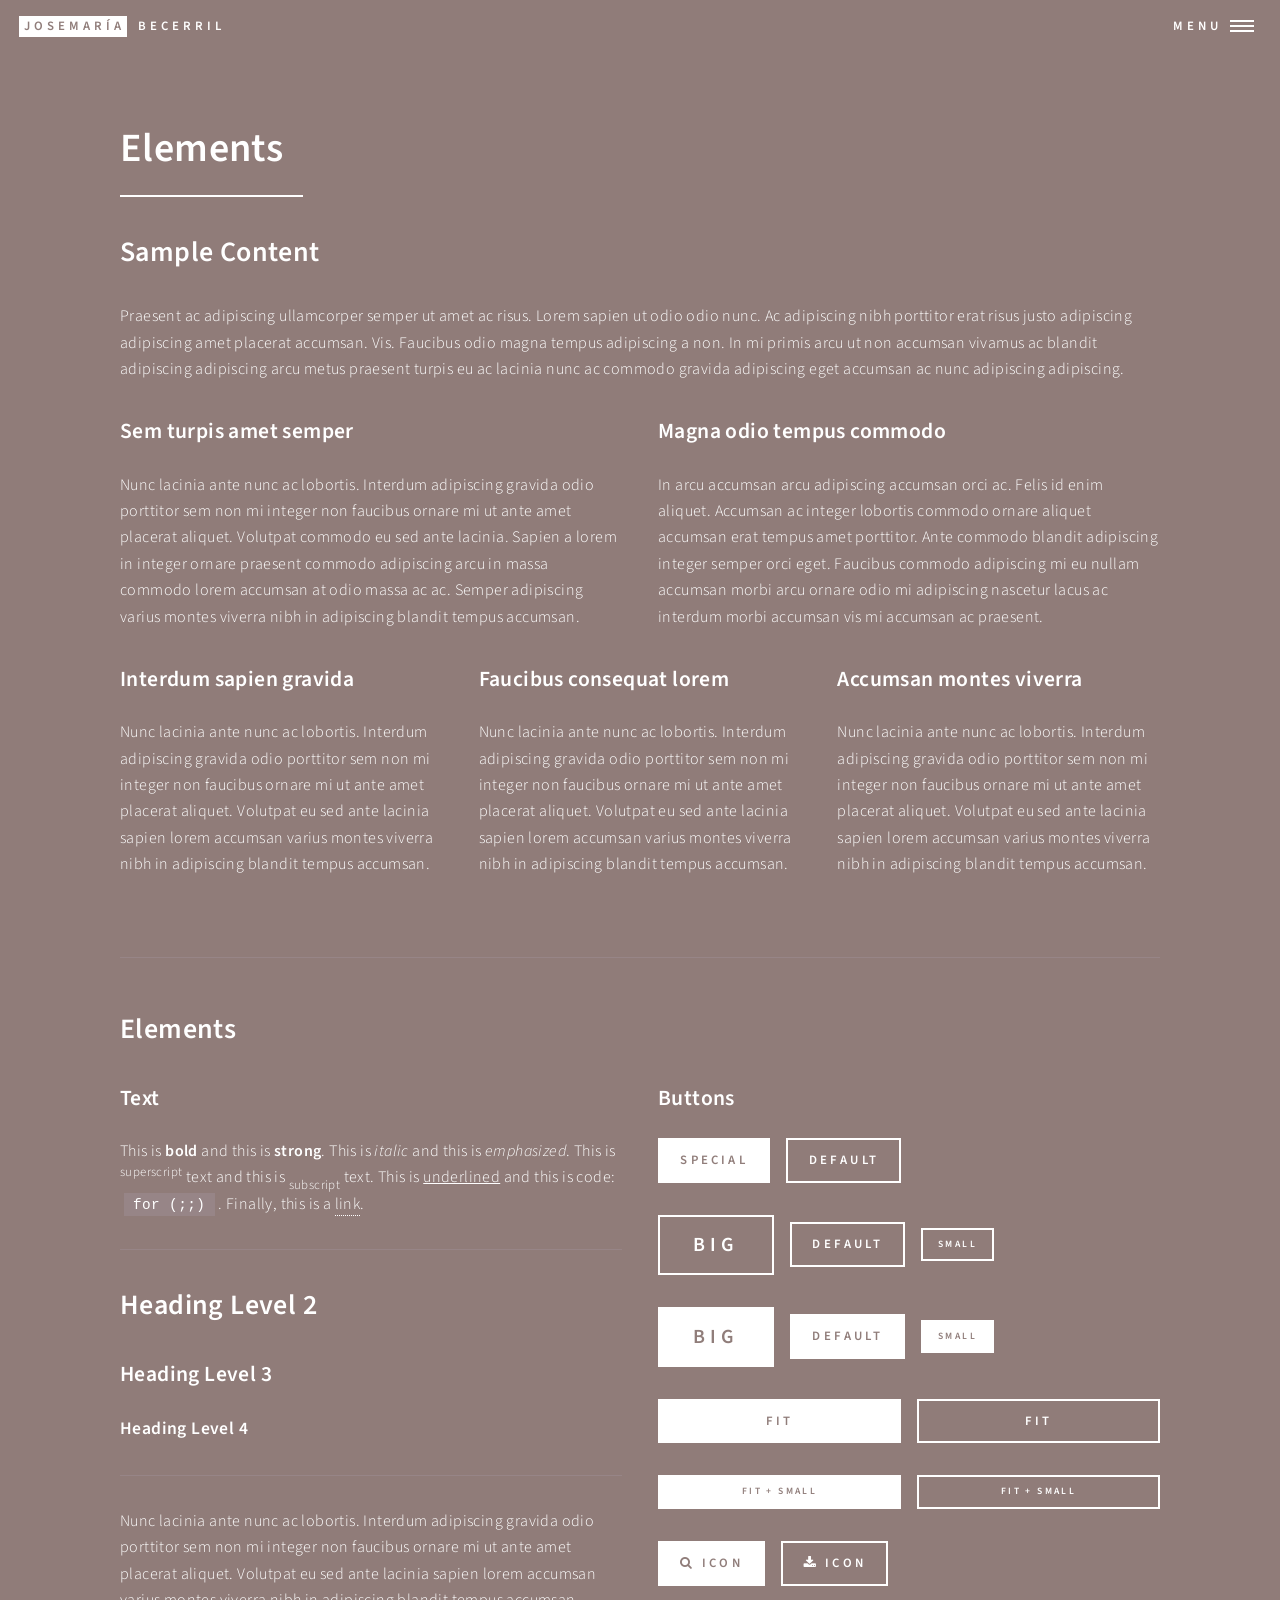
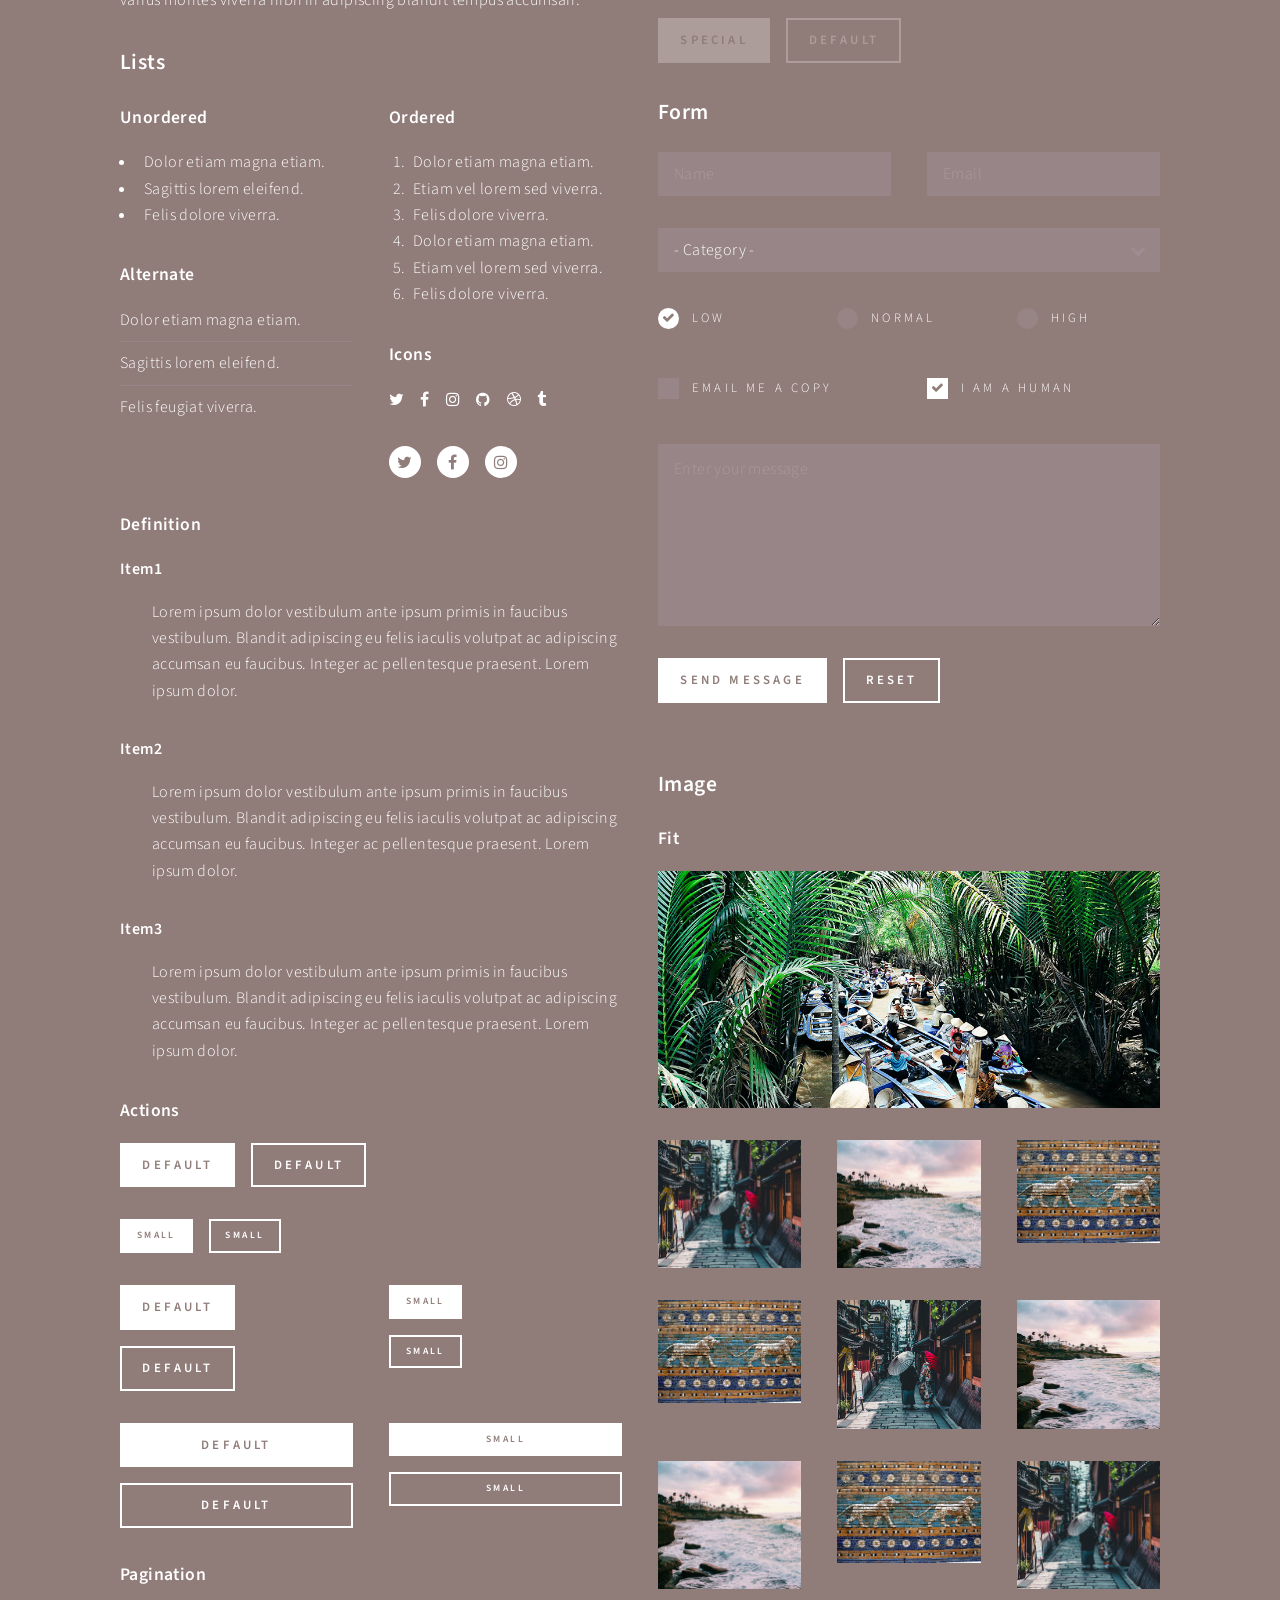
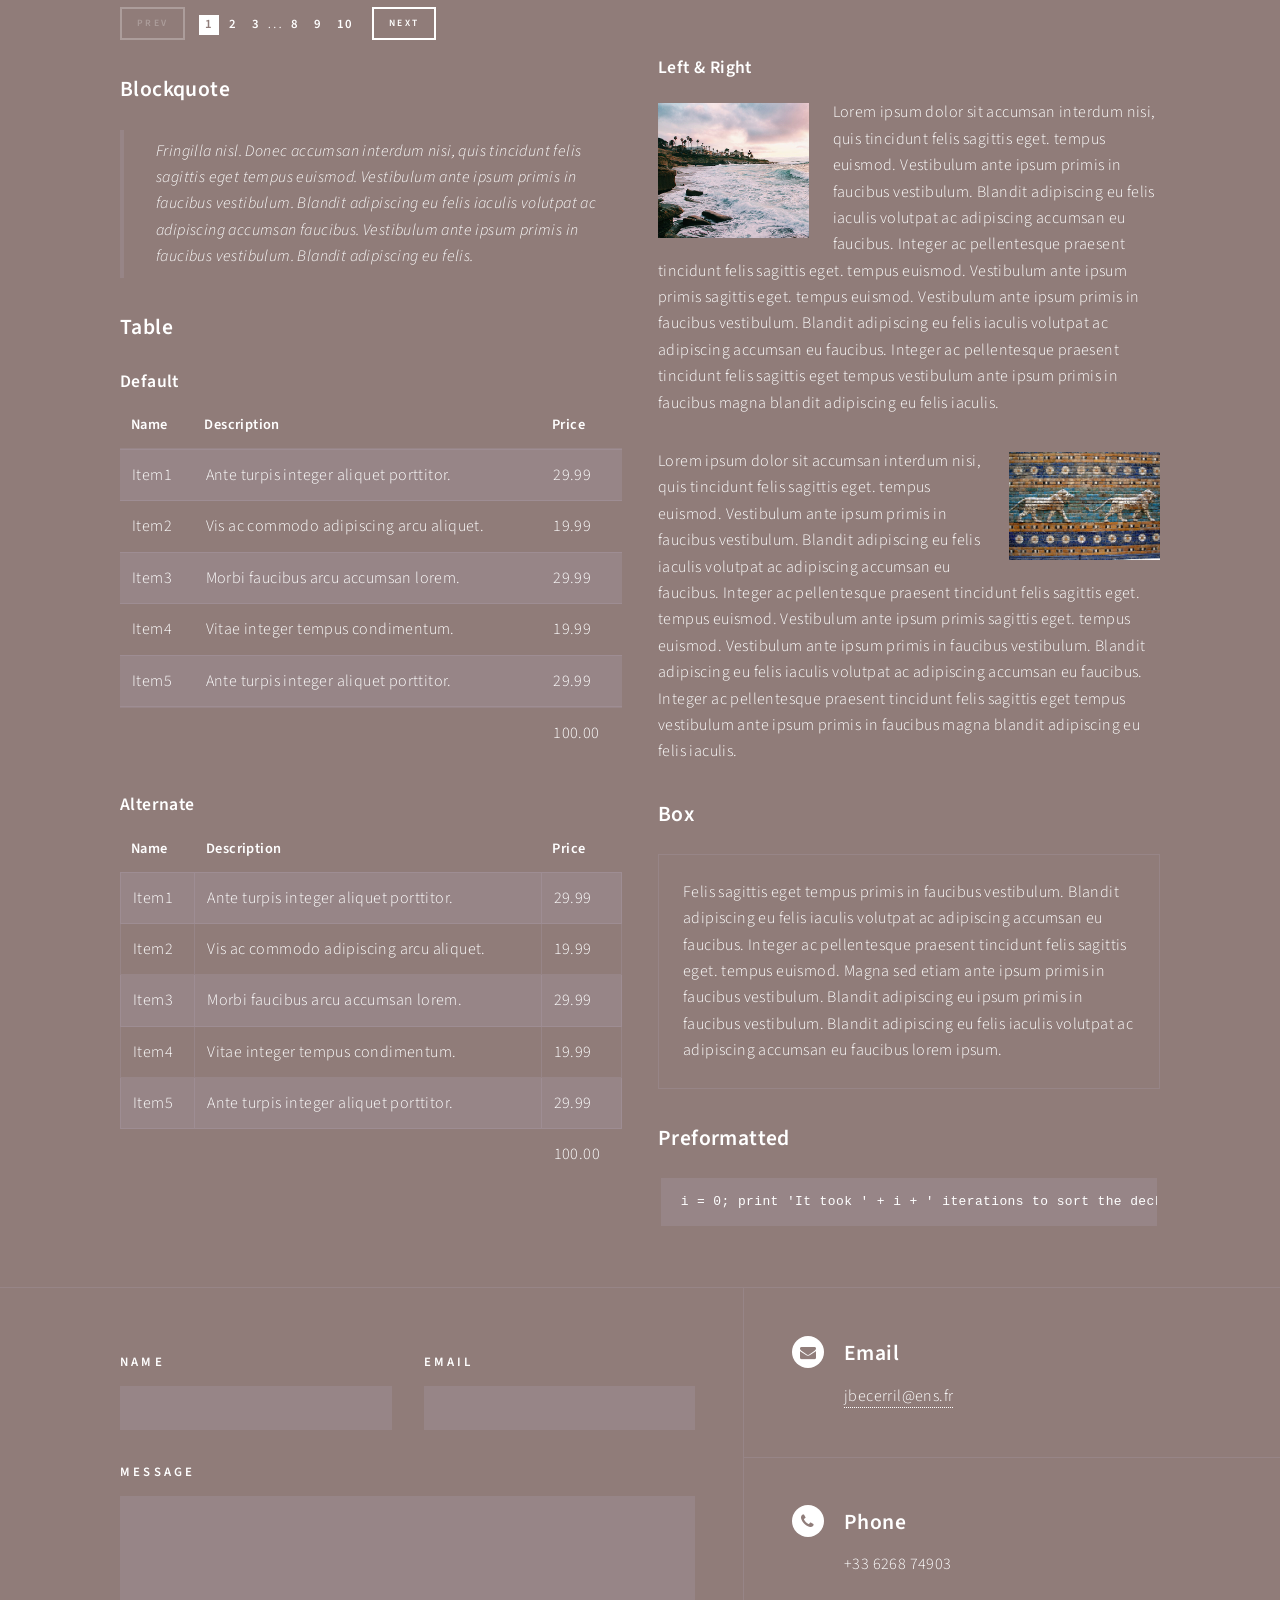
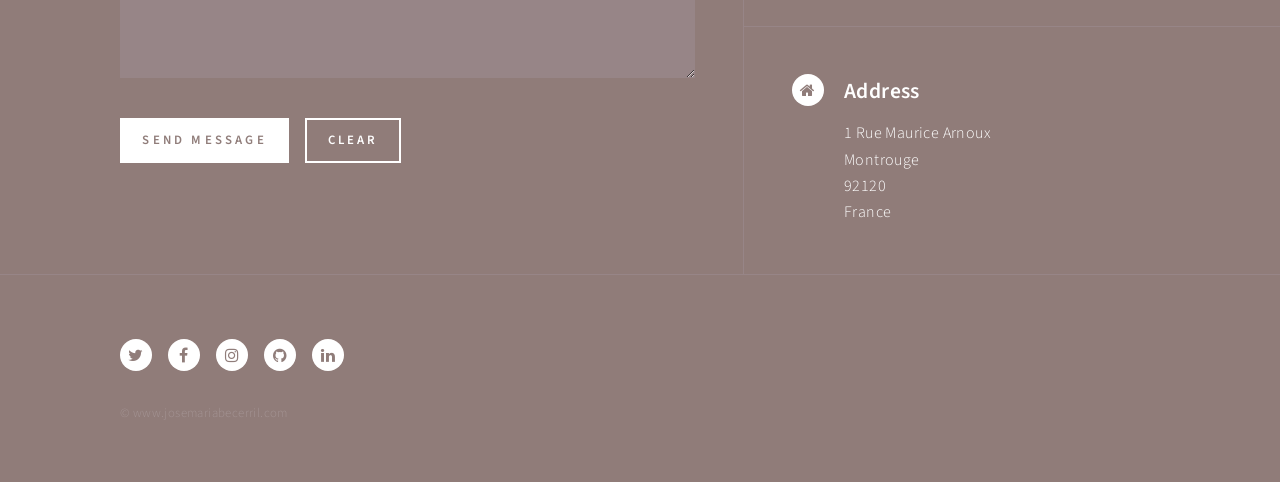
<file: elements/index.html>
<!DOCTYPE html><html><head><meta charSet="utf-8"/><meta http-equiv="x-ua-compatible" content="ie=edge"/><meta name="viewport" content="width=device-width, initial-scale=1, shrink-to-fit=no"/><style data-href="/styles.061367dd196901f65cc6.css" id="gatsby-global-css">@import url(https://fonts.googleapis.com/css?family=Source+Sans+Pro:300,300italic,600,600italic);
/*!
 *  Font Awesome 4.7.0 by @davegandy - http://fontawesome.io - @fontawesome
 *  License - http://fontawesome.io/license (Font: SIL OFL 1.1, CSS: MIT License)
 */@font-face{font-family:FontAwesome;src:url(/static/fontawesome-webfont-674f50d287a8c48dc19ba404d20fe713.eot);src:url(/static/fontawesome-webfont-674f50d287a8c48dc19ba404d20fe713.eot?#iefix&v=4.7.0) format("embedded-opentype"),url(/static/fontawesome-webfont-af7ae505a9eed503f8b8e6982036873e.woff2) format("woff2"),url(/static/fontawesome-webfont-fee66e712a8a08eef5805a46892932ad.woff) format("woff"),url(/static/fontawesome-webfont-b06871f281fee6b241d60582ae9369b9.ttf) format("truetype"),url(/static/fontawesome-webfont-912ec66d7572ff821749319396470bde.svg#fontawesomeregular) format("svg");font-weight:400;font-style:normal}.fa{display:inline-block;font:normal normal normal 14px/1 FontAwesome;font-size:inherit;text-rendering:auto;-webkit-font-smoothing:antialiased;-moz-osx-font-smoothing:grayscale}.fa-lg{font-size:1.33333333em;line-height:.75em;vertical-align:-15%}.fa-2x{font-size:2em}.fa-3x{font-size:3em}.fa-4x{font-size:4em}.fa-5x{font-size:5em}.fa-fw{width:1.28571429em;text-align:center}.fa-ul{padding-left:0;margin-left:2.14285714em;list-style-type:none}.fa-ul>li{position:relative}.fa-li{position:absolute;left:-2.14285714em;width:2.14285714em;top:.14285714em;text-align:center}.fa-li.fa-lg{left:-1.85714286em}.fa-border{padding:.2em .25em .15em;border:.08em solid #eee;border-radius:.1em}.fa-pull-left{float:left}.fa-pull-right{float:right}.fa.fa-pull-left{margin-right:.3em}.fa.fa-pull-right{margin-left:.3em}.pull-right{float:right}.pull-left{float:left}.fa.pull-left{margin-right:.3em}.fa.pull-right{margin-left:.3em}.fa-spin{animation:fa-spin 2s linear infinite}.fa-pulse{animation:fa-spin 1s steps(8) infinite}@keyframes fa-spin{0%{transform:rotate(0deg)}to{transform:rotate(359deg)}}.fa-rotate-90{-ms-filter:"progid:DXImageTransform.Microsoft.BasicImage(rotation=1)";transform:rotate(90deg)}.fa-rotate-180{-ms-filter:"progid:DXImageTransform.Microsoft.BasicImage(rotation=2)";transform:rotate(180deg)}.fa-rotate-270{-ms-filter:"progid:DXImageTransform.Microsoft.BasicImage(rotation=3)";transform:rotate(270deg)}.fa-flip-horizontal{-ms-filter:"progid:DXImageTransform.Microsoft.BasicImage(rotation=0, mirror=1)";transform:scaleX(-1)}.fa-flip-vertical{-ms-filter:"progid:DXImageTransform.Microsoft.BasicImage(rotation=2, mirror=1)";transform:scaleY(-1)}:root .fa-flip-horizontal,:root .fa-flip-vertical,:root .fa-rotate-90,:root .fa-rotate-180,:root .fa-rotate-270{filter:none}.fa-stack{position:relative;display:inline-block;width:2em;height:2em;line-height:2em;vertical-align:middle}.fa-stack-1x,.fa-stack-2x{position:absolute;left:0;width:100%;text-align:center}.fa-stack-1x{line-height:inherit}.fa-stack-2x{font-size:2em}.fa-inverse{color:#fff}.fa-glass:before{content:"\F000"}.fa-music:before{content:"\F001"}.fa-search:before{content:"\F002"}.fa-envelope-o:before{content:"\F003"}.fa-heart:before{content:"\F004"}.fa-star:before{content:"\F005"}.fa-star-o:before{content:"\F006"}.fa-user:before{content:"\F007"}.fa-film:before{content:"\F008"}.fa-th-large:before{content:"\F009"}.fa-th:before{content:"\F00A"}.fa-th-list:before{content:"\F00B"}.fa-check:before{content:"\F00C"}.fa-close:before,.fa-remove:before,.fa-times:before{content:"\F00D"}.fa-search-plus:before{content:"\F00E"}.fa-search-minus:before{content:"\F010"}.fa-power-off:before{content:"\F011"}.fa-signal:before{content:"\F012"}.fa-cog:before,.fa-gear:before{content:"\F013"}.fa-trash-o:before{content:"\F014"}.fa-home:before{content:"\F015"}.fa-file-o:before{content:"\F016"}.fa-clock-o:before{content:"\F017"}.fa-road:before{content:"\F018"}.fa-download:before{content:"\F019"}.fa-arrow-circle-o-down:before{content:"\F01A"}.fa-arrow-circle-o-up:before{content:"\F01B"}.fa-inbox:before{content:"\F01C"}.fa-play-circle-o:before{content:"\F01D"}.fa-repeat:before,.fa-rotate-right:before{content:"\F01E"}.fa-refresh:before{content:"\F021"}.fa-list-alt:before{content:"\F022"}.fa-lock:before{content:"\F023"}.fa-flag:before{content:"\F024"}.fa-headphones:before{content:"\F025"}.fa-volume-off:before{content:"\F026"}.fa-volume-down:before{content:"\F027"}.fa-volume-up:before{content:"\F028"}.fa-qrcode:before{content:"\F029"}.fa-barcode:before{content:"\F02A"}.fa-tag:before{content:"\F02B"}.fa-tags:before{content:"\F02C"}.fa-book:before{content:"\F02D"}.fa-bookmark:before{content:"\F02E"}.fa-print:before{content:"\F02F"}.fa-camera:before{content:"\F030"}.fa-font:before{content:"\F031"}.fa-bold:before{content:"\F032"}.fa-italic:before{content:"\F033"}.fa-text-height:before{content:"\F034"}.fa-text-width:before{content:"\F035"}.fa-align-left:before{content:"\F036"}.fa-align-center:before{content:"\F037"}.fa-align-right:before{content:"\F038"}.fa-align-justify:before{content:"\F039"}.fa-list:before{content:"\F03A"}.fa-dedent:before,.fa-outdent:before{content:"\F03B"}.fa-indent:before{content:"\F03C"}.fa-video-camera:before{content:"\F03D"}.fa-image:before,.fa-photo:before,.fa-picture-o:before{content:"\F03E"}.fa-pencil:before{content:"\F040"}.fa-map-marker:before{content:"\F041"}.fa-adjust:before{content:"\F042"}.fa-tint:before{content:"\F043"}.fa-edit:before,.fa-pencil-square-o:before{content:"\F044"}.fa-share-square-o:before{content:"\F045"}.fa-check-square-o:before{content:"\F046"}.fa-arrows:before{content:"\F047"}.fa-step-backward:before{content:"\F048"}.fa-fast-backward:before{content:"\F049"}.fa-backward:before{content:"\F04A"}.fa-play:before{content:"\F04B"}.fa-pause:before{content:"\F04C"}.fa-stop:before{content:"\F04D"}.fa-forward:before{content:"\F04E"}.fa-fast-forward:before{content:"\F050"}.fa-step-forward:before{content:"\F051"}.fa-eject:before{content:"\F052"}.fa-chevron-left:before{content:"\F053"}.fa-chevron-right:before{content:"\F054"}.fa-plus-circle:before{content:"\F055"}.fa-minus-circle:before{content:"\F056"}.fa-times-circle:before{content:"\F057"}.fa-check-circle:before{content:"\F058"}.fa-question-circle:before{content:"\F059"}.fa-info-circle:before{content:"\F05A"}.fa-crosshairs:before{content:"\F05B"}.fa-times-circle-o:before{content:"\F05C"}.fa-check-circle-o:before{content:"\F05D"}.fa-ban:before{content:"\F05E"}.fa-arrow-left:before{content:"\F060"}.fa-arrow-right:before{content:"\F061"}.fa-arrow-up:before{content:"\F062"}.fa-arrow-down:before{content:"\F063"}.fa-mail-forward:before,.fa-share:before{content:"\F064"}.fa-expand:before{content:"\F065"}.fa-compress:before{content:"\F066"}.fa-plus:before{content:"\F067"}.fa-minus:before{content:"\F068"}.fa-asterisk:before{content:"\F069"}.fa-exclamation-circle:before{content:"\F06A"}.fa-gift:before{content:"\F06B"}.fa-leaf:before{content:"\F06C"}.fa-fire:before{content:"\F06D"}.fa-eye:before{content:"\F06E"}.fa-eye-slash:before{content:"\F070"}.fa-exclamation-triangle:before,.fa-warning:before{content:"\F071"}.fa-plane:before{content:"\F072"}.fa-calendar:before{content:"\F073"}.fa-random:before{content:"\F074"}.fa-comment:before{content:"\F075"}.fa-magnet:before{content:"\F076"}.fa-chevron-up:before{content:"\F077"}.fa-chevron-down:before{content:"\F078"}.fa-retweet:before{content:"\F079"}.fa-shopping-cart:before{content:"\F07A"}.fa-folder:before{content:"\F07B"}.fa-folder-open:before{content:"\F07C"}.fa-arrows-v:before{content:"\F07D"}.fa-arrows-h:before{content:"\F07E"}.fa-bar-chart-o:before,.fa-bar-chart:before{content:"\F080"}.fa-twitter-square:before{content:"\F081"}.fa-facebook-square:before{content:"\F082"}.fa-camera-retro:before{content:"\F083"}.fa-key:before{content:"\F084"}.fa-cogs:before,.fa-gears:before{content:"\F085"}.fa-comments:before{content:"\F086"}.fa-thumbs-o-up:before{content:"\F087"}.fa-thumbs-o-down:before{content:"\F088"}.fa-star-half:before{content:"\F089"}.fa-heart-o:before{content:"\F08A"}.fa-sign-out:before{content:"\F08B"}.fa-linkedin-square:before{content:"\F08C"}.fa-thumb-tack:before{content:"\F08D"}.fa-external-link:before{content:"\F08E"}.fa-sign-in:before{content:"\F090"}.fa-trophy:before{content:"\F091"}.fa-github-square:before{content:"\F092"}.fa-upload:before{content:"\F093"}.fa-lemon-o:before{content:"\F094"}.fa-phone:before{content:"\F095"}.fa-square-o:before{content:"\F096"}.fa-bookmark-o:before{content:"\F097"}.fa-phone-square:before{content:"\F098"}.fa-twitter:before{content:"\F099"}.fa-facebook-f:before,.fa-facebook:before{content:"\F09A"}.fa-github:before{content:"\F09B"}.fa-unlock:before{content:"\F09C"}.fa-credit-card:before{content:"\F09D"}.fa-feed:before,.fa-rss:before{content:"\F09E"}.fa-hdd-o:before{content:"\F0A0"}.fa-bullhorn:before{content:"\F0A1"}.fa-bell:before{content:"\F0F3"}.fa-certificate:before{content:"\F0A3"}.fa-hand-o-right:before{content:"\F0A4"}.fa-hand-o-left:before{content:"\F0A5"}.fa-hand-o-up:before{content:"\F0A6"}.fa-hand-o-down:before{content:"\F0A7"}.fa-arrow-circle-left:before{content:"\F0A8"}.fa-arrow-circle-right:before{content:"\F0A9"}.fa-arrow-circle-up:before{content:"\F0AA"}.fa-arrow-circle-down:before{content:"\F0AB"}.fa-globe:before{content:"\F0AC"}.fa-wrench:before{content:"\F0AD"}.fa-tasks:before{content:"\F0AE"}.fa-filter:before{content:"\F0B0"}.fa-briefcase:before{content:"\F0B1"}.fa-arrows-alt:before{content:"\F0B2"}.fa-group:before,.fa-users:before{content:"\F0C0"}.fa-chain:before,.fa-link:before{content:"\F0C1"}.fa-cloud:before{content:"\F0C2"}.fa-flask:before{content:"\F0C3"}.fa-cut:before,.fa-scissors:before{content:"\F0C4"}.fa-copy:before,.fa-files-o:before{content:"\F0C5"}.fa-paperclip:before{content:"\F0C6"}.fa-floppy-o:before,.fa-save:before{content:"\F0C7"}.fa-square:before{content:"\F0C8"}.fa-bars:before,.fa-navicon:before,.fa-reorder:before{content:"\F0C9"}.fa-list-ul:before{content:"\F0CA"}.fa-list-ol:before{content:"\F0CB"}.fa-strikethrough:before{content:"\F0CC"}.fa-underline:before{content:"\F0CD"}.fa-table:before{content:"\F0CE"}.fa-magic:before{content:"\F0D0"}.fa-truck:before{content:"\F0D1"}.fa-pinterest:before{content:"\F0D2"}.fa-pinterest-square:before{content:"\F0D3"}.fa-google-plus-square:before{content:"\F0D4"}.fa-google-plus:before{content:"\F0D5"}.fa-money:before{content:"\F0D6"}.fa-caret-down:before{content:"\F0D7"}.fa-caret-up:before{content:"\F0D8"}.fa-caret-left:before{content:"\F0D9"}.fa-caret-right:before{content:"\F0DA"}.fa-columns:before{content:"\F0DB"}.fa-sort:before,.fa-unsorted:before{content:"\F0DC"}.fa-sort-desc:before,.fa-sort-down:before{content:"\F0DD"}.fa-sort-asc:before,.fa-sort-up:before{content:"\F0DE"}.fa-envelope:before{content:"\F0E0"}.fa-linkedin:before{content:"\F0E1"}.fa-rotate-left:before,.fa-undo:before{content:"\F0E2"}.fa-gavel:before,.fa-legal:before{content:"\F0E3"}.fa-dashboard:before,.fa-tachometer:before{content:"\F0E4"}.fa-comment-o:before{content:"\F0E5"}.fa-comments-o:before{content:"\F0E6"}.fa-bolt:before,.fa-flash:before{content:"\F0E7"}.fa-sitemap:before{content:"\F0E8"}.fa-umbrella:before{content:"\F0E9"}.fa-clipboard:before,.fa-paste:before{content:"\F0EA"}.fa-lightbulb-o:before{content:"\F0EB"}.fa-exchange:before{content:"\F0EC"}.fa-cloud-download:before{content:"\F0ED"}.fa-cloud-upload:before{content:"\F0EE"}.fa-user-md:before{content:"\F0F0"}.fa-stethoscope:before{content:"\F0F1"}.fa-suitcase:before{content:"\F0F2"}.fa-bell-o:before{content:"\F0A2"}.fa-coffee:before{content:"\F0F4"}.fa-cutlery:before{content:"\F0F5"}.fa-file-text-o:before{content:"\F0F6"}.fa-building-o:before{content:"\F0F7"}.fa-hospital-o:before{content:"\F0F8"}.fa-ambulance:before{content:"\F0F9"}.fa-medkit:before{content:"\F0FA"}.fa-fighter-jet:before{content:"\F0FB"}.fa-beer:before{content:"\F0FC"}.fa-h-square:before{content:"\F0FD"}.fa-plus-square:before{content:"\F0FE"}.fa-angle-double-left:before{content:"\F100"}.fa-angle-double-right:before{content:"\F101"}.fa-angle-double-up:before{content:"\F102"}.fa-angle-double-down:before{content:"\F103"}.fa-angle-left:before{content:"\F104"}.fa-angle-right:before{content:"\F105"}.fa-angle-up:before{content:"\F106"}.fa-angle-down:before{content:"\F107"}.fa-desktop:before{content:"\F108"}.fa-laptop:before{content:"\F109"}.fa-tablet:before{content:"\F10A"}.fa-mobile-phone:before,.fa-mobile:before{content:"\F10B"}.fa-circle-o:before{content:"\F10C"}.fa-quote-left:before{content:"\F10D"}.fa-quote-right:before{content:"\F10E"}.fa-spinner:before{content:"\F110"}.fa-circle:before{content:"\F111"}.fa-mail-reply:before,.fa-reply:before{content:"\F112"}.fa-github-alt:before{content:"\F113"}.fa-folder-o:before{content:"\F114"}.fa-folder-open-o:before{content:"\F115"}.fa-smile-o:before{content:"\F118"}.fa-frown-o:before{content:"\F119"}.fa-meh-o:before{content:"\F11A"}.fa-gamepad:before{content:"\F11B"}.fa-keyboard-o:before{content:"\F11C"}.fa-flag-o:before{content:"\F11D"}.fa-flag-checkered:before{content:"\F11E"}.fa-terminal:before{content:"\F120"}.fa-code:before{content:"\F121"}.fa-mail-reply-all:before,.fa-reply-all:before{content:"\F122"}.fa-star-half-empty:before,.fa-star-half-full:before,.fa-star-half-o:before{content:"\F123"}.fa-location-arrow:before{content:"\F124"}.fa-crop:before{content:"\F125"}.fa-code-fork:before{content:"\F126"}.fa-chain-broken:before,.fa-unlink:before{content:"\F127"}.fa-question:before{content:"\F128"}.fa-info:before{content:"\F129"}.fa-exclamation:before{content:"\F12A"}.fa-superscript:before{content:"\F12B"}.fa-subscript:before{content:"\F12C"}.fa-eraser:before{content:"\F12D"}.fa-puzzle-piece:before{content:"\F12E"}.fa-microphone:before{content:"\F130"}.fa-microphone-slash:before{content:"\F131"}.fa-shield:before{content:"\F132"}.fa-calendar-o:before{content:"\F133"}.fa-fire-extinguisher:before{content:"\F134"}.fa-rocket:before{content:"\F135"}.fa-maxcdn:before{content:"\F136"}.fa-chevron-circle-left:before{content:"\F137"}.fa-chevron-circle-right:before{content:"\F138"}.fa-chevron-circle-up:before{content:"\F139"}.fa-chevron-circle-down:before{content:"\F13A"}.fa-html5:before{content:"\F13B"}.fa-css3:before{content:"\F13C"}.fa-anchor:before{content:"\F13D"}.fa-unlock-alt:before{content:"\F13E"}.fa-bullseye:before{content:"\F140"}.fa-ellipsis-h:before{content:"\F141"}.fa-ellipsis-v:before{content:"\F142"}.fa-rss-square:before{content:"\F143"}.fa-play-circle:before{content:"\F144"}.fa-ticket:before{content:"\F145"}.fa-minus-square:before{content:"\F146"}.fa-minus-square-o:before{content:"\F147"}.fa-level-up:before{content:"\F148"}.fa-level-down:before{content:"\F149"}.fa-check-square:before{content:"\F14A"}.fa-pencil-square:before{content:"\F14B"}.fa-external-link-square:before{content:"\F14C"}.fa-share-square:before{content:"\F14D"}.fa-compass:before{content:"\F14E"}.fa-caret-square-o-down:before,.fa-toggle-down:before{content:"\F150"}.fa-caret-square-o-up:before,.fa-toggle-up:before{content:"\F151"}.fa-caret-square-o-right:before,.fa-toggle-right:before{content:"\F152"}.fa-eur:before,.fa-euro:before{content:"\F153"}.fa-gbp:before{content:"\F154"}.fa-dollar:before,.fa-usd:before{content:"\F155"}.fa-inr:before,.fa-rupee:before{content:"\F156"}.fa-cny:before,.fa-jpy:before,.fa-rmb:before,.fa-yen:before{content:"\F157"}.fa-rouble:before,.fa-rub:before,.fa-ruble:before{content:"\F158"}.fa-krw:before,.fa-won:before{content:"\F159"}.fa-bitcoin:before,.fa-btc:before{content:"\F15A"}.fa-file:before{content:"\F15B"}.fa-file-text:before{content:"\F15C"}.fa-sort-alpha-asc:before{content:"\F15D"}.fa-sort-alpha-desc:before{content:"\F15E"}.fa-sort-amount-asc:before{content:"\F160"}.fa-sort-amount-desc:before{content:"\F161"}.fa-sort-numeric-asc:before{content:"\F162"}.fa-sort-numeric-desc:before{content:"\F163"}.fa-thumbs-up:before{content:"\F164"}.fa-thumbs-down:before{content:"\F165"}.fa-youtube-square:before{content:"\F166"}.fa-youtube:before{content:"\F167"}.fa-xing:before{content:"\F168"}.fa-xing-square:before{content:"\F169"}.fa-youtube-play:before{content:"\F16A"}.fa-dropbox:before{content:"\F16B"}.fa-stack-overflow:before{content:"\F16C"}.fa-instagram:before{content:"\F16D"}.fa-flickr:before{content:"\F16E"}.fa-adn:before{content:"\F170"}.fa-bitbucket:before{content:"\F171"}.fa-bitbucket-square:before{content:"\F172"}.fa-tumblr:before{content:"\F173"}.fa-tumblr-square:before{content:"\F174"}.fa-long-arrow-down:before{content:"\F175"}.fa-long-arrow-up:before{content:"\F176"}.fa-long-arrow-left:before{content:"\F177"}.fa-long-arrow-right:before{content:"\F178"}.fa-apple:before{content:"\F179"}.fa-windows:before{content:"\F17A"}.fa-android:before{content:"\F17B"}.fa-linux:before{content:"\F17C"}.fa-dribbble:before{content:"\F17D"}.fa-skype:before{content:"\F17E"}.fa-foursquare:before{content:"\F180"}.fa-trello:before{content:"\F181"}.fa-female:before{content:"\F182"}.fa-male:before{content:"\F183"}.fa-gittip:before,.fa-gratipay:before{content:"\F184"}.fa-sun-o:before{content:"\F185"}.fa-moon-o:before{content:"\F186"}.fa-archive:before{content:"\F187"}.fa-bug:before{content:"\F188"}.fa-vk:before{content:"\F189"}.fa-weibo:before{content:"\F18A"}.fa-renren:before{content:"\F18B"}.fa-pagelines:before{content:"\F18C"}.fa-stack-exchange:before{content:"\F18D"}.fa-arrow-circle-o-right:before{content:"\F18E"}.fa-arrow-circle-o-left:before{content:"\F190"}.fa-caret-square-o-left:before,.fa-toggle-left:before{content:"\F191"}.fa-dot-circle-o:before{content:"\F192"}.fa-wheelchair:before{content:"\F193"}.fa-vimeo-square:before{content:"\F194"}.fa-try:before,.fa-turkish-lira:before{content:"\F195"}.fa-plus-square-o:before{content:"\F196"}.fa-space-shuttle:before{content:"\F197"}.fa-slack:before{content:"\F198"}.fa-envelope-square:before{content:"\F199"}.fa-wordpress:before{content:"\F19A"}.fa-openid:before{content:"\F19B"}.fa-bank:before,.fa-institution:before,.fa-university:before{content:"\F19C"}.fa-graduation-cap:before,.fa-mortar-board:before{content:"\F19D"}.fa-yahoo:before{content:"\F19E"}.fa-google:before{content:"\F1A0"}.fa-reddit:before{content:"\F1A1"}.fa-reddit-square:before{content:"\F1A2"}.fa-stumbleupon-circle:before{content:"\F1A3"}.fa-stumbleupon:before{content:"\F1A4"}.fa-delicious:before{content:"\F1A5"}.fa-digg:before{content:"\F1A6"}.fa-pied-piper-pp:before{content:"\F1A7"}.fa-pied-piper-alt:before{content:"\F1A8"}.fa-drupal:before{content:"\F1A9"}.fa-joomla:before{content:"\F1AA"}.fa-language:before{content:"\F1AB"}.fa-fax:before{content:"\F1AC"}.fa-building:before{content:"\F1AD"}.fa-child:before{content:"\F1AE"}.fa-paw:before{content:"\F1B0"}.fa-spoon:before{content:"\F1B1"}.fa-cube:before{content:"\F1B2"}.fa-cubes:before{content:"\F1B3"}.fa-behance:before{content:"\F1B4"}.fa-behance-square:before{content:"\F1B5"}.fa-steam:before{content:"\F1B6"}.fa-steam-square:before{content:"\F1B7"}.fa-recycle:before{content:"\F1B8"}.fa-automobile:before,.fa-car:before{content:"\F1B9"}.fa-cab:before,.fa-taxi:before{content:"\F1BA"}.fa-tree:before{content:"\F1BB"}.fa-spotify:before{content:"\F1BC"}.fa-deviantart:before{content:"\F1BD"}.fa-soundcloud:before{content:"\F1BE"}.fa-database:before{content:"\F1C0"}.fa-file-pdf-o:before{content:"\F1C1"}.fa-file-word-o:before{content:"\F1C2"}.fa-file-excel-o:before{content:"\F1C3"}.fa-file-powerpoint-o:before{content:"\F1C4"}.fa-file-image-o:before,.fa-file-photo-o:before,.fa-file-picture-o:before{content:"\F1C5"}.fa-file-archive-o:before,.fa-file-zip-o:before{content:"\F1C6"}.fa-file-audio-o:before,.fa-file-sound-o:before{content:"\F1C7"}.fa-file-movie-o:before,.fa-file-video-o:before{content:"\F1C8"}.fa-file-code-o:before{content:"\F1C9"}.fa-vine:before{content:"\F1CA"}.fa-codepen:before{content:"\F1CB"}.fa-jsfiddle:before{content:"\F1CC"}.fa-life-bouy:before,.fa-life-buoy:before,.fa-life-ring:before,.fa-life-saver:before,.fa-support:before{content:"\F1CD"}.fa-circle-o-notch:before{content:"\F1CE"}.fa-ra:before,.fa-rebel:before,.fa-resistance:before{content:"\F1D0"}.fa-empire:before,.fa-ge:before{content:"\F1D1"}.fa-git-square:before{content:"\F1D2"}.fa-git:before{content:"\F1D3"}.fa-hacker-news:before,.fa-y-combinator-square:before,.fa-yc-square:before{content:"\F1D4"}.fa-tencent-weibo:before{content:"\F1D5"}.fa-qq:before{content:"\F1D6"}.fa-wechat:before,.fa-weixin:before{content:"\F1D7"}.fa-paper-plane:before,.fa-send:before{content:"\F1D8"}.fa-paper-plane-o:before,.fa-send-o:before{content:"\F1D9"}.fa-history:before{content:"\F1DA"}.fa-circle-thin:before{content:"\F1DB"}.fa-header:before{content:"\F1DC"}.fa-paragraph:before{content:"\F1DD"}.fa-sliders:before{content:"\F1DE"}.fa-share-alt:before{content:"\F1E0"}.fa-share-alt-square:before{content:"\F1E1"}.fa-bomb:before{content:"\F1E2"}.fa-futbol-o:before,.fa-soccer-ball-o:before{content:"\F1E3"}.fa-tty:before{content:"\F1E4"}.fa-binoculars:before{content:"\F1E5"}.fa-plug:before{content:"\F1E6"}.fa-slideshare:before{content:"\F1E7"}.fa-twitch:before{content:"\F1E8"}.fa-yelp:before{content:"\F1E9"}.fa-newspaper-o:before{content:"\F1EA"}.fa-wifi:before{content:"\F1EB"}.fa-calculator:before{content:"\F1EC"}.fa-paypal:before{content:"\F1ED"}.fa-google-wallet:before{content:"\F1EE"}.fa-cc-visa:before{content:"\F1F0"}.fa-cc-mastercard:before{content:"\F1F1"}.fa-cc-discover:before{content:"\F1F2"}.fa-cc-amex:before{content:"\F1F3"}.fa-cc-paypal:before{content:"\F1F4"}.fa-cc-stripe:before{content:"\F1F5"}.fa-bell-slash:before{content:"\F1F6"}.fa-bell-slash-o:before{content:"\F1F7"}.fa-trash:before{content:"\F1F8"}.fa-copyright:before{content:"\F1F9"}.fa-at:before{content:"\F1FA"}.fa-eyedropper:before{content:"\F1FB"}.fa-paint-brush:before{content:"\F1FC"}.fa-birthday-cake:before{content:"\F1FD"}.fa-area-chart:before{content:"\F1FE"}.fa-pie-chart:before{content:"\F200"}.fa-line-chart:before{content:"\F201"}.fa-lastfm:before{content:"\F202"}.fa-lastfm-square:before{content:"\F203"}.fa-toggle-off:before{content:"\F204"}.fa-toggle-on:before{content:"\F205"}.fa-bicycle:before{content:"\F206"}.fa-bus:before{content:"\F207"}.fa-ioxhost:before{content:"\F208"}.fa-angellist:before{content:"\F209"}.fa-cc:before{content:"\F20A"}.fa-ils:before,.fa-shekel:before,.fa-sheqel:before{content:"\F20B"}.fa-meanpath:before{content:"\F20C"}.fa-buysellads:before{content:"\F20D"}.fa-connectdevelop:before{content:"\F20E"}.fa-dashcube:before{content:"\F210"}.fa-forumbee:before{content:"\F211"}.fa-leanpub:before{content:"\F212"}.fa-sellsy:before{content:"\F213"}.fa-shirtsinbulk:before{content:"\F214"}.fa-simplybuilt:before{content:"\F215"}.fa-skyatlas:before{content:"\F216"}.fa-cart-plus:before{content:"\F217"}.fa-cart-arrow-down:before{content:"\F218"}.fa-diamond:before{content:"\F219"}.fa-ship:before{content:"\F21A"}.fa-user-secret:before{content:"\F21B"}.fa-motorcycle:before{content:"\F21C"}.fa-street-view:before{content:"\F21D"}.fa-heartbeat:before{content:"\F21E"}.fa-venus:before{content:"\F221"}.fa-mars:before{content:"\F222"}.fa-mercury:before{content:"\F223"}.fa-intersex:before,.fa-transgender:before{content:"\F224"}.fa-transgender-alt:before{content:"\F225"}.fa-venus-double:before{content:"\F226"}.fa-mars-double:before{content:"\F227"}.fa-venus-mars:before{content:"\F228"}.fa-mars-stroke:before{content:"\F229"}.fa-mars-stroke-v:before{content:"\F22A"}.fa-mars-stroke-h:before{content:"\F22B"}.fa-neuter:before{content:"\F22C"}.fa-genderless:before{content:"\F22D"}.fa-facebook-official:before{content:"\F230"}.fa-pinterest-p:before{content:"\F231"}.fa-whatsapp:before{content:"\F232"}.fa-server:before{content:"\F233"}.fa-user-plus:before{content:"\F234"}.fa-user-times:before{content:"\F235"}.fa-bed:before,.fa-hotel:before{content:"\F236"}.fa-viacoin:before{content:"\F237"}.fa-train:before{content:"\F238"}.fa-subway:before{content:"\F239"}.fa-medium:before{content:"\F23A"}.fa-y-combinator:before,.fa-yc:before{content:"\F23B"}.fa-optin-monster:before{content:"\F23C"}.fa-opencart:before{content:"\F23D"}.fa-expeditedssl:before{content:"\F23E"}.fa-battery-4:before,.fa-battery-full:before,.fa-battery:before{content:"\F240"}.fa-battery-3:before,.fa-battery-three-quarters:before{content:"\F241"}.fa-battery-2:before,.fa-battery-half:before{content:"\F242"}.fa-battery-1:before,.fa-battery-quarter:before{content:"\F243"}.fa-battery-0:before,.fa-battery-empty:before{content:"\F244"}.fa-mouse-pointer:before{content:"\F245"}.fa-i-cursor:before{content:"\F246"}.fa-object-group:before{content:"\F247"}.fa-object-ungroup:before{content:"\F248"}.fa-sticky-note:before{content:"\F249"}.fa-sticky-note-o:before{content:"\F24A"}.fa-cc-jcb:before{content:"\F24B"}.fa-cc-diners-club:before{content:"\F24C"}.fa-clone:before{content:"\F24D"}.fa-balance-scale:before{content:"\F24E"}.fa-hourglass-o:before{content:"\F250"}.fa-hourglass-1:before,.fa-hourglass-start:before{content:"\F251"}.fa-hourglass-2:before,.fa-hourglass-half:before{content:"\F252"}.fa-hourglass-3:before,.fa-hourglass-end:before{content:"\F253"}.fa-hourglass:before{content:"\F254"}.fa-hand-grab-o:before,.fa-hand-rock-o:before{content:"\F255"}.fa-hand-paper-o:before,.fa-hand-stop-o:before{content:"\F256"}.fa-hand-scissors-o:before{content:"\F257"}.fa-hand-lizard-o:before{content:"\F258"}.fa-hand-spock-o:before{content:"\F259"}.fa-hand-pointer-o:before{content:"\F25A"}.fa-hand-peace-o:before{content:"\F25B"}.fa-trademark:before{content:"\F25C"}.fa-registered:before{content:"\F25D"}.fa-creative-commons:before{content:"\F25E"}.fa-gg:before{content:"\F260"}.fa-gg-circle:before{content:"\F261"}.fa-tripadvisor:before{content:"\F262"}.fa-odnoklassniki:before{content:"\F263"}.fa-odnoklassniki-square:before{content:"\F264"}.fa-get-pocket:before{content:"\F265"}.fa-wikipedia-w:before{content:"\F266"}.fa-safari:before{content:"\F267"}.fa-chrome:before{content:"\F268"}.fa-firefox:before{content:"\F269"}.fa-opera:before{content:"\F26A"}.fa-internet-explorer:before{content:"\F26B"}.fa-television:before,.fa-tv:before{content:"\F26C"}.fa-contao:before{content:"\F26D"}.fa-500px:before{content:"\F26E"}.fa-amazon:before{content:"\F270"}.fa-calendar-plus-o:before{content:"\F271"}.fa-calendar-minus-o:before{content:"\F272"}.fa-calendar-times-o:before{content:"\F273"}.fa-calendar-check-o:before{content:"\F274"}.fa-industry:before{content:"\F275"}.fa-map-pin:before{content:"\F276"}.fa-map-signs:before{content:"\F277"}.fa-map-o:before{content:"\F278"}.fa-map:before{content:"\F279"}.fa-commenting:before{content:"\F27A"}.fa-commenting-o:before{content:"\F27B"}.fa-houzz:before{content:"\F27C"}.fa-vimeo:before{content:"\F27D"}.fa-black-tie:before{content:"\F27E"}.fa-fonticons:before{content:"\F280"}.fa-reddit-alien:before{content:"\F281"}.fa-edge:before{content:"\F282"}.fa-credit-card-alt:before{content:"\F283"}.fa-codiepie:before{content:"\F284"}.fa-modx:before{content:"\F285"}.fa-fort-awesome:before{content:"\F286"}.fa-usb:before{content:"\F287"}.fa-product-hunt:before{content:"\F288"}.fa-mixcloud:before{content:"\F289"}.fa-scribd:before{content:"\F28A"}.fa-pause-circle:before{content:"\F28B"}.fa-pause-circle-o:before{content:"\F28C"}.fa-stop-circle:before{content:"\F28D"}.fa-stop-circle-o:before{content:"\F28E"}.fa-shopping-bag:before{content:"\F290"}.fa-shopping-basket:before{content:"\F291"}.fa-hashtag:before{content:"\F292"}.fa-bluetooth:before{content:"\F293"}.fa-bluetooth-b:before{content:"\F294"}.fa-percent:before{content:"\F295"}.fa-gitlab:before{content:"\F296"}.fa-wpbeginner:before{content:"\F297"}.fa-wpforms:before{content:"\F298"}.fa-envira:before{content:"\F299"}.fa-universal-access:before{content:"\F29A"}.fa-wheelchair-alt:before{content:"\F29B"}.fa-question-circle-o:before{content:"\F29C"}.fa-blind:before{content:"\F29D"}.fa-audio-description:before{content:"\F29E"}.fa-volume-control-phone:before{content:"\F2A0"}.fa-braille:before{content:"\F2A1"}.fa-assistive-listening-systems:before{content:"\F2A2"}.fa-american-sign-language-interpreting:before,.fa-asl-interpreting:before{content:"\F2A3"}.fa-deaf:before,.fa-deafness:before,.fa-hard-of-hearing:before{content:"\F2A4"}.fa-glide:before{content:"\F2A5"}.fa-glide-g:before{content:"\F2A6"}.fa-sign-language:before,.fa-signing:before{content:"\F2A7"}.fa-low-vision:before{content:"\F2A8"}.fa-viadeo:before{content:"\F2A9"}.fa-viadeo-square:before{content:"\F2AA"}.fa-snapchat:before{content:"\F2AB"}.fa-snapchat-ghost:before{content:"\F2AC"}.fa-snapchat-square:before{content:"\F2AD"}.fa-pied-piper:before{content:"\F2AE"}.fa-first-order:before{content:"\F2B0"}.fa-yoast:before{content:"\F2B1"}.fa-themeisle:before{content:"\F2B2"}.fa-google-plus-circle:before,.fa-google-plus-official:before{content:"\F2B3"}.fa-fa:before,.fa-font-awesome:before{content:"\F2B4"}.fa-handshake-o:before{content:"\F2B5"}.fa-envelope-open:before{content:"\F2B6"}.fa-envelope-open-o:before{content:"\F2B7"}.fa-linode:before{content:"\F2B8"}.fa-address-book:before{content:"\F2B9"}.fa-address-book-o:before{content:"\F2BA"}.fa-address-card:before,.fa-vcard:before{content:"\F2BB"}.fa-address-card-o:before,.fa-vcard-o:before{content:"\F2BC"}.fa-user-circle:before{content:"\F2BD"}.fa-user-circle-o:before{content:"\F2BE"}.fa-user-o:before{content:"\F2C0"}.fa-id-badge:before{content:"\F2C1"}.fa-drivers-license:before,.fa-id-card:before{content:"\F2C2"}.fa-drivers-license-o:before,.fa-id-card-o:before{content:"\F2C3"}.fa-quora:before{content:"\F2C4"}.fa-free-code-camp:before{content:"\F2C5"}.fa-telegram:before{content:"\F2C6"}.fa-thermometer-4:before,.fa-thermometer-full:before,.fa-thermometer:before{content:"\F2C7"}.fa-thermometer-3:before,.fa-thermometer-three-quarters:before{content:"\F2C8"}.fa-thermometer-2:before,.fa-thermometer-half:before{content:"\F2C9"}.fa-thermometer-1:before,.fa-thermometer-quarter:before{content:"\F2CA"}.fa-thermometer-0:before,.fa-thermometer-empty:before{content:"\F2CB"}.fa-shower:before{content:"\F2CC"}.fa-bath:before,.fa-bathtub:before,.fa-s15:before{content:"\F2CD"}.fa-podcast:before{content:"\F2CE"}.fa-window-maximize:before{content:"\F2D0"}.fa-window-minimize:before{content:"\F2D1"}.fa-window-restore:before{content:"\F2D2"}.fa-times-rectangle:before,.fa-window-close:before{content:"\F2D3"}.fa-times-rectangle-o:before,.fa-window-close-o:before{content:"\F2D4"}.fa-bandcamp:before{content:"\F2D5"}.fa-grav:before{content:"\F2D6"}.fa-etsy:before{content:"\F2D7"}.fa-imdb:before{content:"\F2D8"}.fa-ravelry:before{content:"\F2D9"}.fa-eercast:before{content:"\F2DA"}.fa-microchip:before{content:"\F2DB"}.fa-snowflake-o:before{content:"\F2DC"}.fa-superpowers:before{content:"\F2DD"}.fa-wpexplorer:before{content:"\F2DE"}.fa-meetup:before{content:"\F2E0"}.sr-only{position:absolute;width:1px;height:1px;padding:0;margin:-1px;overflow:hidden;clip:rect(0,0,0,0);border:0}.sr-only-focusable:active,.sr-only-focusable:focus{position:static;width:auto;height:auto;margin:0;overflow:visible;clip:auto}.mb-5{margin-bottom:2em}@media screen and (min-width:981px){.grid-wrapper{display:grid;grid-gap:0 2.25em;grid-template-columns:repeat(12,1fr);margin:0 auto;width:100%}.col-1{grid-column:span 1}.col-2{grid-column:span 2}.col-3{grid-column:span 3}.col-4{grid-column:span 4}.col-5{grid-column:span 5}.col-6{grid-column:span 6}.col-7{grid-column:span 7}.col-8{grid-column:span 8}.col-9{grid-column:span 9}.col-10{grid-column:span 10}.col-11{grid-column:span 11}.col-12{grid-column:span 12}}a,abbr,acronym,address,applet,article,aside,audio,b,big,blockquote,body,canvas,caption,center,cite,code,dd,del,details,dfn,div,dl,dt,em,embed,fieldset,figcaption,figure,footer,form,h1,h2,h3,h4,h5,h6,header,hgroup,html,i,iframe,img,ins,kbd,label,legend,li,mark,menu,nav,object,ol,output,p,pre,q,ruby,s,samp,section,small,span,strike,strong,sub,summary,sup,table,tbody,td,tfoot,th,thead,time,tr,tt,u,ul,var,video{margin:0;padding:0;border:0;font-size:100%;font:inherit;vertical-align:baseline}article,aside,details,figcaption,figure,footer,header,hgroup,menu,nav,section{display:block}body{line-height:1}ol,ul{list-style:none}blockquote,q{quotes:none}blockquote:after,blockquote:before,q:after,q:before{content:"";content:none}table{border-collapse:collapse;border-spacing:0}body{-webkit-text-size-adjust:none}*,:after,:before{box-sizing:border-box}body{-ms-overflow-style:scrollbar}@media screen and (max-width:480px){body,html{min-width:320px}}body{background:rgba(87,57,53,.66)}body.is-loading *,body.is-loading :after,body.is-loading :before{animation:none!important;transition:none!important}body,input,select,textarea{color:#fff;font-family:Source Sans Pro,Helvetica,sans-serif;font-size:17pt;font-weight:300;letter-spacing:.025em;line-height:1.65}@media screen and (max-width:1680px){body,input,select,textarea{font-size:14pt}}@media screen and (max-width:1280px){body,input,select,textarea{font-size:12pt}}@media screen and (max-width:360px){body,input,select,textarea{font-size:11pt}}a{transition:color .2s ease-in-out,border-bottom-color .2s ease-in-out;border-bottom:1px dotted;color:inherit;text-decoration:none}a:hover{border-bottom-color:transparent;color:rgba(255,237,223,.66)!important}a:active{color:rgba(252,194,149,.66)!important}b,strong{color:#fff;font-weight:600}em,i{font-style:italic}p{margin:0 0 2em}h1,h2,h3,h4,h5,h6{color:#fff;font-weight:600;line-height:1.65;margin:0 0 1em}h1 a,h2 a,h3 a,h4 a,h5 a,h6 a{color:inherit;border-bottom:0}h1{font-size:2.5em}h2{font-size:1.75em}h3{font-size:1.35em}h4{font-size:1.1em}h5{font-size:.9em}h6{font-size:.7em}@media screen and (max-width:736px){h1{font-size:2em}h2{font-size:1.5em}h3{font-size:1.25em}}sub{top:.5em}sub,sup{font-size:.8em;position:relative}sup{top:-.5em}blockquote{border-left:4px solid rgba(212,212,255,.1);font-style:italic;margin:0 0 2em;padding:.5em 0 .5em 2em}code{background:rgba(212,212,255,.1);margin:0 .25em;padding:.25em .65em}code,pre{font-family:Courier New,monospace;font-size:.9em}pre{-webkit-overflow-scrolling:touch;margin:0 0 2em}pre code{display:block;line-height:1.75;padding:1em 1.5em;overflow-x:auto}hr{border:0;border-bottom:1px solid rgba(212,212,255,.1);margin:2em 0}hr.major{margin:3em 0}.align-left{text-align:left}.align-center{text-align:center}.align-right{text-align:right}article.special,section.special{text-align:center}header.major{width:-webkit-max-content;width:-ms-max-content;width:max-content;margin-bottom:2em}header.major>:first-child{margin-bottom:0;width:calc(100% + .5em)}header.major>:first-child:after{content:"";background-color:#fff;display:block;height:2px;margin:.325em 0 .5em;width:100%}header.major>p{font-size:.7em;font-weight:600;letter-spacing:.25em;margin-bottom:0;text-transform:uppercase}body.is-ie header.major>:first-child:after{max-width:9em}body.is-ie header.major>h1:after{max-width:100%!important}@media screen and (max-width:736px){header.major>p br{display:none}}form,form .field{margin:0 0 2em}form .field.half{width:50%;float:left;padding:0 0 0 1em}form .field.half.first{padding:0 1em 0 0}form>.actions{margin:2.5em 0 0!important}@media screen and (max-width:736px){form .field{margin:0 0 1.5em}form .field.half{padding:0 0 0 .75em}form .field.half.first{padding:0 .75em 0 0}form>.actions{margin:2em 0 0!important}}@media screen and (max-width:480px){form .field.half{width:100%;float:none;padding:0}form .field.half.first{padding:0}}label{color:#fff;display:block;font-size:.8em;font-weight:600;letter-spacing:.25em;margin:0 0 1em;text-transform:uppercase}input[type=email],input[type=password],input[type=search],input[type=tel],input[type=text],input[type=url],select,textarea{-webkit-appearance:none;appearance:none;background:rgba(212,212,255,.1);border:none;border-radius:0;color:inherit;display:block;outline:0;padding:0 1em;text-decoration:none;width:100%;resize:vertical}input[type=email]:invalid,input[type=password]:invalid,input[type=search]:invalid,input[type=tel]:invalid,input[type=text]:invalid,input[type=url]:invalid,select:invalid,textarea:invalid{box-shadow:none}input[type=email]:focus,input[type=password]:focus,input[type=search]:focus,input[type=tel]:focus,input[type=text]:focus,input[type=url]:focus,select:focus,textarea:focus{border-color:rgba(255,237,223,.66);box-shadow:0 0 0 2px rgba(255,237,223,.66)}.select-wrapper{text-decoration:none;display:block;position:relative}.select-wrapper:before{-moz-osx-font-smoothing:grayscale;-webkit-font-smoothing:antialiased;font-family:FontAwesome;font-style:normal;font-weight:400;text-transform:none!important;color:rgba(212,212,255,.1);content:"\F078";display:block;height:2.75em;line-height:2.75em;pointer-events:none;position:absolute;right:0;text-align:center;top:0;width:2.75em}.select-wrapper select::-ms-expand{display:none}input[type=email],input[type=password],input[type=search],input[type=tel],input[type=text],input[type=url],select{height:2.75em}textarea{padding:.75em 1em}input[type=checkbox],input[type=radio]{-webkit-appearance:none;appearance:none;display:block;float:left;margin-right:-2em;opacity:0;width:1em;z-index:-1}input[type=checkbox]+label,input[type=radio]+label{text-decoration:none;color:#fff;cursor:pointer;display:inline-block;font-weight:300;padding-left:2.65em;padding-right:.75em;position:relative}input[type=checkbox]+label:before,input[type=radio]+label:before{-moz-osx-font-smoothing:grayscale;-webkit-font-smoothing:antialiased;font-family:FontAwesome;font-style:normal;font-weight:400;text-transform:none!important;background:rgba(212,212,255,.1);content:"";display:inline-block;height:1.65em;left:0;letter-spacing:0;line-height:1.58125em;position:absolute;text-align:center;top:0;width:1.65em}input[type=checkbox]:checked+label:before,input[type=radio]:checked+label:before{background:#fff;border-color:rgba(255,237,223,.66);content:"\F00C";color:rgba(87,57,53,.66)}input[type=checkbox]:focus+label:before,input[type=radio]:focus+label:before{box-shadow:0 0 0 2px rgba(255,237,223,.66)}input[type=radio]+label:before{border-radius:100%}::-webkit-input-placeholder{color:rgba(244,244,255,.2)!important;opacity:1}:-moz-placeholder,::-moz-placeholder{color:rgba(244,244,255,.2)!important;opacity:1}:-ms-input-placeholder{color:rgba(244,244,255,.2)!important;opacity:1}.formerize-placeholder{color:rgba(244,244,255,.2)!important;opacity:1}.box{border:1px solid rgba(212,212,255,.1);margin-bottom:2em;padding:1.5em}.box>:last-child,.box>:last-child>:last-child,.box>:last-child>:last-child>:last-child{margin-bottom:0}.box.alt{border:0;border-radius:0;padding:0}.icon{text-decoration:none;border-bottom:none;position:relative}.icon:before{-moz-osx-font-smoothing:grayscale;-webkit-font-smoothing:antialiased;font-family:FontAwesome;font-style:normal;font-weight:400;text-transform:none!important}.icon>.label{display:none}.icon.alt:before{background-color:#fff;border-radius:100%;color:rgba(87,57,53,.66);display:inline-block;height:2em;line-height:2em;text-align:center;width:2em}a.icon.alt:before{transition:background-color .2s ease-in-out}a.icon.alt:hover:before{background-color:rgba(72,48,77,.66)}a.icon.alt:active:before{background-color:rgba(27,20,29,.66)}.image{border:0;display:inline-block;position:relative}.image img{display:block}.image.left,.image.right{max-width:30%}.image.left img,.image.right img{width:100%}.image.left{float:left;margin:0 1.5em 1.25em 0;top:.25em}.image.right{float:right;margin:0 0 1.25em 1.5em;top:.25em}.image.fit{display:block;margin:0 0 2em;width:100%}.image.fit img{width:100%}.image.main{display:block;margin:2.5em 0;width:100%}.image.main img{width:100%}@media screen and (max-width:736px){.image.main{margin:1.5em 0}}ol{list-style:decimal;margin:0 0 2em;padding-left:1.25em}ol li{padding-left:.25em}ul{list-style:disc;margin:0 0 2em;padding-left:1em}ul li{padding-left:.5em}ul.alt{list-style:none;padding-left:0}ul.alt li{border-top:1px solid rgba(212,212,255,.1);padding:.5em 0}ul.alt li:first-child{border-top:0;padding-top:0}ul.icons{cursor:default;list-style:none;padding-left:0}ul.icons li{display:inline-block;padding:0 1em 0 0}ul.icons li:last-child{padding-right:0}@media screen and (max-width:736px){ul.icons li{padding:0 .75em 0 0}}ul.actions{cursor:default;list-style:none;padding-left:0}ul.actions li{display:inline-block;padding:0 1em 0 0;vertical-align:middle}ul.actions li:last-child{padding-right:0}ul.actions.small li{padding:0 1em 0 0}ul.actions.vertical li{display:block;padding:1em 0 0}ul.actions.vertical li:first-child{padding-top:0}ul.actions.vertical li>*{margin-bottom:0}ul.actions.vertical.small li:first-child{padding-top:0}ul.actions.fit{display:table;margin-left:-1em;padding:0;table-layout:fixed;width:calc(100% + 1em)}ul.actions.fit li{display:table-cell;padding:0 0 0 1em}ul.actions.fit li>*{margin-bottom:0}ul.actions.fit.small{margin-left:-1em;width:calc(100% + 1em)}ul.actions.fit.small li{padding:0 0 0 1em}ul.pagination{cursor:default;list-style:none;padding-left:0}ul.pagination li{display:inline-block;padding-left:0;vertical-align:middle}ul.pagination li>.page{transition:background-color .2s ease-in-out,color .2s ease-in-out;border-bottom:0;display:inline-block;font-size:.8em;font-weight:600;height:1.5em;line-height:1.5em;margin:0 .125em;min-width:1.5em;padding:0 .5em;text-align:center}ul.pagination li>.page.active{background-color:#fff;color:rgba(87,57,53,.66)}ul.pagination li>.page.active:hover{background-color:rgba(255,237,223,.66);color:rgba(87,57,53,.66)!important}ul.pagination li>.page.active:active{background-color:rgba(252,194,149,.66)}ul.pagination li:first-child{padding-right:.75em}ul.pagination li:last-child{padding-left:.75em}@media screen and (max-width:480px){ul.pagination li:nth-child(n+2):nth-last-child(n+2){display:none}ul.pagination li:first-child{padding-right:0}}dl{margin:0 0 2em}dl dt{display:block;font-weight:600;margin:0 0 1em}dl dd{margin-left:2em}.table-wrapper{-webkit-overflow-scrolling:touch;overflow-x:auto}table{margin:0 0 2em;width:100%}table tbody tr{border:1px solid rgba(212,212,255,.1);border-left:0;border-right:0}table tbody tr:nth-child(odd){background-color:rgba(212,212,255,.1)}table td{padding:.75em}table th{color:#fff;font-size:.9em;font-weight:600;padding:0 .75em .75em;text-align:left}table thead{border-bottom:2px solid rgba(212,212,255,.1)}table tfoot{border-top:2px solid rgba(212,212,255,.1)}table.alt{border-collapse:separate}table.alt tbody tr td{border-color:rgba(212,212,255,.1);border-style:solid;border-width:0 1px 1px 0}table.alt tbody tr td:first-child{border-left-width:1px}table.alt tbody tr:first-child td{border-top-width:1px}table.alt thead{border-bottom:0}table.alt tfoot{border-top:0}.button,button,input[type=button],input[type=reset],input[type=submit]{-webkit-appearance:none;appearance:none;transition:background-color .2s ease-in-out,box-shadow .2s ease-in-out,color .2s ease-in-out;background-color:transparent;border:0;border-radius:0;box-shadow:inset 0 0 0 2px #fff;color:#fff;cursor:pointer;display:inline-block;font-size:.8em;font-weight:600;height:3.5em;letter-spacing:.25em;line-height:3.5em;padding:0 1.75em;text-align:center;text-decoration:none;text-transform:uppercase;white-space:nowrap}.button:active,.button:hover,button:active,button:hover,input[type=button]:active,input[type=button]:hover,input[type=reset]:active,input[type=reset]:hover,input[type=submit]:active,input[type=submit]:hover{box-shadow:inset 0 0 0 2px rgba(255,237,223,.66);color:rgba(255,237,223,.66)}.button:active,button:active,input[type=button]:active,input[type=reset]:active,input[type=submit]:active{background-color:rgba(255,237,223,0);box-shadow:inset 0 0 0 2px rgba(252,194,149,.66);color:rgba(252,194,149,.66)}.button.icon:before,button.icon:before,input[type=button].icon:before,input[type=reset].icon:before,input[type=submit].icon:before{margin-right:.5em}.button.fit,button.fit,input[type=button].fit,input[type=reset].fit,input[type=submit].fit{display:block;margin:0 0 1em;width:100%}.button.small,button.small,input[type=button].small,input[type=reset].small,input[type=submit].small{font-size:.6em}.button.big,button.big,input[type=button].big,input[type=reset].big,input[type=submit].big{font-size:1.25em;height:3em;line-height:3em}.button.next,button.next,input[type=button].next,input[type=reset].next,input[type=submit].next{padding-right:4.5em;position:relative}.button.next:after,.button.next:before,button.next:after,button.next:before,input[type=button].next:after,input[type=button].next:before,input[type=reset].next:after,input[type=reset].next:before,input[type=submit].next:after,input[type=submit].next:before{transition:opacity .2s ease-in-out;background-position:100%;background-repeat:no-repeat;background-size:36px 24px;content:"";display:block;height:100%;position:absolute;right:1.5em;top:0;vertical-align:middle;width:36px}.button.next:before,button.next:before,input[type=button].next:before,input[type=reset].next:before,input[type=submit].next:before{background-image:url("data:image/svg+xml;charset=utf8,%3Csvg xmlns='http://www.w3.org/2000/svg' xmlns:xlink='http://www.w3.org/1999/xlink' width='36px' height='24px' viewBox='0 0 36 24' zoomAndPan='disable'%3E%3Cstyle%3Eline %7B stroke: %23fff%3B stroke-width: 2px%3B %7D%3C/style%3E%3Cline x1='0' y1='12' x2='34' y2='12' /%3E%3Cline x1='25' y1='4' x2='34' y2='12.5' /%3E%3Cline x1='25' y1='20' x2='34' y2='11.5' /%3E%3C/svg%3E")}.button.next:after,button.next:after,input[type=button].next:after,input[type=reset].next:after,input[type=submit].next:after{background-image:url("data:image/svg+xml;charset=utf8,%3Csvg xmlns='http://www.w3.org/2000/svg' xmlns:xlink='http://www.w3.org/1999/xlink' width='36px' height='24px' viewBox='0 0 36 24' zoomAndPan='disable'%3E%3Cstyle%3Eline %7B stroke: rgba(255,237,223,0.66)%3B stroke-width: 2px%3B %7D%3C/style%3E%3Cline x1='0' y1='12' x2='34' y2='12' /%3E%3Cline x1='25' y1='4' x2='34' y2='12.5' /%3E%3Cline x1='25' y1='20' x2='34' y2='11.5' /%3E%3C/svg%3E");opacity:0;z-index:1}.button.next:active:after,.button.next:hover:after,button.next:active:after,button.next:hover:after,input[type=button].next:active:after,input[type=button].next:hover:after,input[type=reset].next:active:after,input[type=reset].next:hover:after,input[type=submit].next:active:after,input[type=submit].next:hover:after{opacity:1}@media screen and (max-width:1280px){.button.next,button.next,input[type=button].next,input[type=reset].next,input[type=submit].next{padding-right:5em}}.button.special,button.special,input[type=button].special,input[type=reset].special,input[type=submit].special{background-color:#fff;box-shadow:none;color:rgba(87,57,53,.66)}.button.special:active,.button.special:hover,button.special:active,button.special:hover,input[type=button].special:active,input[type=button].special:hover,input[type=reset].special:active,input[type=reset].special:hover,input[type=submit].special:active,input[type=submit].special:hover{background-color:rgba(255,237,223,.66);color:rgba(87,57,53,.66)!important}.button.special:active,button.special:active,input[type=button].special:active,input[type=reset].special:active,input[type=submit].special:active{background-color:rgba(252,194,149,.66)}.button.disabled,.button:disabled,button.disabled,button:disabled,input[type=button].disabled,input[type=button]:disabled,input[type=reset].disabled,input[type=reset]:disabled,input[type=submit].disabled,input[type=submit]:disabled{-moz-pointer-events:none;-webkit-pointer-events:none;-ms-pointer-events:none;pointer-events:none;cursor:default;opacity:.25}.tiles{display:-moz-flex;display:-ms-flex;display:flex;flex-wrap:wrap}.tiles,.tiles+*{border-top:0!important}.tiles article{-moz-align-items:center;-ms-align-items:center;align-items:center;display:-moz-flex;display:-ms-flex;display:flex;transition:transform .25s ease,opacity .25s ease,filter 1s ease;padding:4em 4em 2em;background-position:50%;background-repeat:no-repeat;background-size:cover;cursor:default;height:40vh;max-height:40em;min-height:23em;overflow:hidden;position:relative;width:40%}.tiles article .image{display:none}.tiles article header{position:relative;z-index:3}.tiles article h3{font-size:1.75em}.tiles article h3 a:hover{color:inherit!important}.tiles article .link.primary{border:0;height:100%;left:0;position:absolute;top:0;width:100%;z-index:4}.tiles article:before{transition:opacity .5s ease;bottom:0;opacity:.85;z-index:2}.tiles article:after,.tiles article:before{content:"";display:block;height:100%;left:0;position:absolute;width:100%}.tiles article:after{background-color:rgba(87,57,53,0);top:0;z-index:1}.tiles article:hover:before{opacity:0}.tiles article.is-transitioning{transform:scale(.95);opacity:0}.tiles article:nth-child(4n-1),.tiles article:nth-child(4n-2){width:60%}.tiles article:nth-child(6n-5):before{background-color:rgba(72,48,77,.66)}.tiles article:nth-child(6n-4):before{background-color:rgba(0,37,0,.66)}.tiles article:nth-child(6n-3):before{background-color:rgba(48,41,47,.66)}.tiles article:nth-child(6n-2):before{background-color:rgba(70,37,33,.66)}.tiles article:nth-child(6n-1):before{background-color:hsla(0,0%,51%,.66)}.tiles article:nth-child(6n):before{background-color:rgba(255,237,223,.66)}@media screen and (max-width:1280px){.tiles article{padding:4em 3em 2em;height:30vh;max-height:30em;min-height:20em}}@media screen and (max-width:980px){.tiles article{width:50%!important}}@media screen and (max-width:736px){.tiles article{padding:3em 1.5em 1em;height:16em;max-height:none;min-height:0}.tiles article h3{font-size:1.5em}}@media screen and (max-width:480px){.tiles{display:block}.tiles article{height:20em;width:100%!important}}.contact-method{margin:0 0 2em;padding-left:3.25em;position:relative}.contact-method .icon{left:0;position:absolute;top:0}.contact-method h3{margin:0 0 .5em}.spotlights,.spotlights+*{border-top:0!important}.spotlights>section{display:-moz-flex;display:-ms-flex;display:flex;-moz-flex-direction:row;flex-direction:row;background-color:#5d3e3a}.spotlights>section>.image{background-position:50%;background-size:cover;border-radius:0;display:block;position:relative;width:30%}.spotlights>section>.image img{border-radius:0;display:block;width:100%}.spotlights>section>.image:before{background:rgba(87,57,53,.56);content:"";display:block;height:100%;left:0;opacity:0;position:absolute;top:0;width:100%}.spotlights>section>.content{display:-moz-flex;display:-ms-flex;display:flex;-moz-flex-direction:column;flex-direction:column;-moz-justify-content:center;-ms-justify-content:center;justify-content:center;-moz-align-items:center;-ms-align-items:center;align-items:center;padding:2em 3em .1em;width:70%}.spotlights>section>.content>.inner{margin:0 auto;max-width:100%;width:65em}.spotlights>section:nth-child(2n){-moz-flex-direction:row-reverse;flex-direction:row-reverse;background-color:#62433e}.spotlights>section:nth-child(2n)>.content{-moz-align-items:-moz-flex-end;-ms-align-items:-ms-flex-end;align-items:flex-end}@media screen and (max-width:1680px){.spotlights>section>.image{width:40%}.spotlights>section>.content{width:60%}}@media screen and (max-width:1280px){.spotlights>section>.image{width:45%}.spotlights>section>.content{width:55%}}@media screen and (max-width:980px){.spotlights>section{display:block}.spotlights>section>.image{width:100%}.spotlights>section>.content{padding:4em 3em 2em;width:100%}}@media screen and (max-width:736px){.spotlights>section>.content{padding:3em 1.5em 1em}}@keyframes reveal-header{0%{top:-4em;opacity:0}to{top:0;opacity:1}}#header{display:-moz-flex;display:-ms-flex;display:flex;background-color:#573935;box-shadow:0 0 .25em 0 rgba(0,0,0,.15);cursor:default;font-weight:600;height:3.25em;left:0;letter-spacing:.25em;line-height:3.25em;margin:0;position:fixed;text-transform:uppercase;top:0;width:100%;z-index:10000}#header .logo{border:0;display:inline-block;font-size:.8em;height:inherit;line-height:inherit;padding:0 1.5em}#header .logo strong{transition:background-color .2s ease-in-out,color .2s ease-in-out;background-color:#fff;color:rgba(87,57,53,.66);display:inline-block;line-height:1.65em;margin-right:.325em;padding:0 .125em 0 .375em}#header .logo:hover strong{background-color:rgba(255,237,223,.66)}#header .logo:active strong{background-color:rgba(252,194,149,.66)}#header nav{display:-moz-flex;display:-ms-flex;display:flex;-moz-justify-content:-moz-flex-end;-ms-justify-content:-ms-flex-end;justify-content:flex-end;-moz-flex-grow:1;-ms-flex-grow:1;flex-grow:1}#header nav,#header nav a{height:inherit;line-height:inherit}#header nav a{border:0;display:block;font-size:.8em;padding:0 .75em;position:relative;vertical-align:middle}#header nav a:last-child{padding-right:1.5em}#header nav a.menu-link{padding-right:3.325em!important}#header nav a.menu-link:after,#header nav a.menu-link:before{background-image:url("data:image/svg+xml;charset=utf8,%3Csvg xmlns='http://www.w3.org/2000/svg' width='24' height='32' viewBox='0 0 24 32' preserveAspectRatio='none'%3E%3Cstyle%3Eline %7B stroke-width: 2px%3B stroke: %23fff%3B %7D%3C/style%3E%3Cline x1='0' y1='11' x2='24' y2='11' /%3E%3Cline x1='0' y1='21' x2='24' y2='21' /%3E%3Cline x1='0' y1='16' x2='24' y2='16' /%3E%3C/svg%3E");background-position:50%;background-repeat:no-repeat;background-size:24px 32px;content:"";display:block;height:100%;position:absolute;right:1.5em;top:0;vertical-align:middle;width:24px}#header nav a.menu-link:after{transition:opacity .2s ease-in-out;background-image:url("data:image/svg+xml;charset=utf8,%3Csvg xmlns='http://www.w3.org/2000/svg' width='24' height='32' viewBox='0 0 24 32' preserveAspectRatio='none'%3E%3Cstyle%3Eline %7B stroke-width: 2px%3B stroke: rgba(255,237,223,0.66)%3B %7D%3C/style%3E%3Cline x1='0' y1='11' x2='24' y2='11' /%3E%3Cline x1='0' y1='21' x2='24' y2='21' /%3E%3Cline x1='0' y1='16' x2='24' y2='16' /%3E%3C/svg%3E");opacity:0;z-index:1}#header nav a.menu-link:active:after,#header nav a.menu-link:hover:after{opacity:1}#header nav a.menu-link:last-child{padding-right:3.875em!important}#header nav a.menu-link:last-child:after,#header nav a.menu-link:last-child:before{right:2em}#header.reveal{animation:reveal-header .35s ease}#header.alt{transition:opacity 2.5s ease;transition-delay:.75s;animation:none;background-color:transparent;box-shadow:none;position:absolute}#header.alt.style1 .logo strong{color:rgba(72,48,77,.66)}#header.alt.style2 .logo strong{color:rgba(0,37,0,.66)}#header.alt.style3 .logo strong{color:rgba(48,41,47,.66)}#header.alt.style4 .logo strong{color:rgba(70,37,33,.66)}#header.alt.style5 .logo strong{color:hsla(0,0%,51%,.66)}#header.alt.style6 .logo strong{color:rgba(255,237,223,.66)}.body.is-loading #header.alt{opacity:0}@media screen and (max-width:1680px){#header nav a.menu-link{padding-right:3.75em!important}#header nav a.menu-link:last-child{padding-right:4.25em!important}}@media screen and (max-width:1280px){#header nav a.menu-link{padding-right:4em!important}#header nav a.menu-link:last-child{padding-right:4.5em!important}}@media screen and (max-width:736px){#header{height:2.75em;line-height:2.75em}#header .logo{padding:0 1em}#header nav a{padding:0 .5em}#header nav a:last-child{padding-right:1em}#header nav a.menu-link{padding-right:3.25em!important}#header nav a.menu-link:after,#header nav a.menu-link:before{right:.75em}#header nav a.menu-link:last-child{padding-right:4em!important}#header nav a.menu-link:last-child:after,#header nav a.menu-link:last-child:before{right:1.5em}}@media screen and (max-width:480px){#header .logo span{display:none}#header nav a.menu-link{overflow:hidden;padding-right:0!important;text-indent:5em;white-space:nowrap;width:5em}#header nav a.menu-link:after,#header nav a.menu-link:before{right:0;width:inherit}#header nav a.menu-link:last-child:after,#header nav a.menu-link:last-child:before{width:4em;right:0}}#banner{-moz-align-items:center;-ms-align-items:center;align-items:center;background-image:url(/static/banner-011d79b550e68f732c6c395652e769c3.jpg);display:-moz-flex;display:-ms-flex;display:flex;padding:6em 0 2em;background-attachment:fixed;background-position:50%;background-repeat:no-repeat;background-size:cover;border-bottom:0!important;cursor:default;height:60vh;margin-bottom:-3.25em;max-height:32em;min-height:22em;position:relative;top:-3.25em}#banner.articles{background-image:url(/static/articles-7de41d188fe5233fcdf76d1a25bce46b.jpg)}#banner:after{transition:opacity 2.5s ease;transition-delay:.75s;-moz-pointer-events:none;-webkit-pointer-events:none;-ms-pointer-events:none;pointer-events:none;background-color:rgba(87,57,53,.66);content:"";display:block;height:100%;left:0;opacity:.85;position:absolute;top:0;width:100%;z-index:1}#banner h1{font-size:3.25em}#banner>.inner{transition:opacity 1.5s ease,transform .5s ease-out,filter .5s ease;padding:0!important;position:relative;z-index:2}#banner>.inner .image{display:none}#banner>.inner header,#banner>.inner header>:first-child{width:auto}#banner>.inner header>:first-child:after{max-width:100%}#banner>.inner .content{display:-moz-flex;display:-ms-flex;display:flex;-moz-align-items:center;-ms-align-items:center;align-items:center;margin:0 0 2em}#banner>.inner .content>*{margin-left:1.5em;margin-bottom:0}#banner>.inner .content>:first-child{margin-left:0}#banner>.inner .content p{font-size:.7em;font-weight:600;letter-spacing:.25em;text-transform:uppercase}#banner.major{height:100vh;min-height:30em;max-height:50em}#banner.major.alt{opacity:.75}#banner.style1:after{background-color:rgba(72,48,77,.66)}#banner.style2:after{background-color:rgba(0,37,0,.66)}#banner.style3:after{background-color:rgba(48,41,47,.66)}#banner.style4:after{background-color:rgba(70,37,33,.66)}#banner.style5:after{background-color:hsla(0,0%,51%,.66)}#banner.style6:after{background-color:rgba(255,237,223,.66)}.body.is-loading #banner:after{opacity:1}.body.is-loading #banner>.inner{-moz-filter:blur(.125em);-ms-filter:blur(.125em);filter:blur(.125em);transform:translateX(-.5em);opacity:0}@media screen and (max-width:1280px){#banner{background-attachment:scroll}}@media screen and (max-width:736px){#banner{padding:5em 0 1em;height:auto;margin-bottom:-2.75em;max-height:none;min-height:0;top:-2.75em}#banner h1{font-size:2em}#banner>.inner .content{display:block}#banner>.inner .content>*{margin-left:0;margin-bottom:2em}#banner.major{height:auto;min-height:0;max-height:none}}@media screen and (max-width:480px){#banner{padding:6em 0 2em}#banner>.inner .content p br{display:none}#banner.major{padding:8em 0 4em}}#main{background-color:#573935}#main>*{border-top:1px solid rgba(212,212,255,.1)}#main>:first-child{border-top:0}#main>*>.inner{padding:4em 0 2em;margin:0 auto;max-width:65em;width:calc(100% - 6em)}@media screen and (max-width:736px){#main>*>.inner{padding:3em 0 1em;width:calc(100% - 3em)}}#main.alt{background-color:transparent}#contact,#main.alt{border-bottom:1px solid rgba(212,212,255,.1)}#contact{overflow-x:hidden}#contact>.inner{display:-moz-flex;display:-ms-flex;display:flex;padding:0!important}#contact>.inner>:nth-child(2n-1){padding:4em 3em 2em 0;border-right:1px solid rgba(212,212,255,.1);width:60%}#contact>.inner>:nth-child(2n){padding-left:3em;width:40%}#contact>.inner>.split{padding:0}#contact>.inner>.split>*{padding:3em 0 1em 3em;position:relative}#contact>.inner>.split>:before{border-top:1px solid rgba(212,212,255,.1);content:"";display:block;margin-left:-3em;position:absolute;top:0;width:calc(100vw + 3em)}#contact>.inner>.split>:first-child:before{display:none}@media screen and (max-width:980px){#contact>.inner{display:block}#contact>.inner>:nth-child(2n-1){padding:4em 0 2em;border-right:0;width:100%}#contact>.inner>:nth-child(2n){padding-left:0;width:100%}#contact>.inner>.split>*{padding:3em 0 1em}#contact>.inner>.split>:first-child:before{display:block}}@media screen and (max-width:736px){#contact>.inner>:nth-child(2n-1){padding:3em 0 1em}}#footer .copyright{font-size:.8em;list-style:none;padding-left:0}#footer .copyright li{border-left:1px solid rgba(212,212,255,.1);color:rgba(244,244,255,.2);display:inline-block;line-height:1;margin-left:1em;padding-left:1em}#footer .copyright li:first-child{border-left:0;margin-left:0;padding-left:0}@media screen and (max-width:480px){#footer .copyright li{display:block;border-left:0;margin-left:0;padding-left:0;line-height:inherit}}#wrapper{transition:filter .35s ease,opacity .375s ease-out;padding-top:3.25em}#wrapper.is-transitioning{opacity:0}#wrapper>*>.inner{padding:4em 0 2em;margin:0 auto;max-width:65em;width:calc(100% - 6em)}@media screen and (max-width:736px){#wrapper>*>.inner{padding:3em 0 1em;width:calc(100% - 3em)}}#wrapper>*>*>.inner{padding:4em 0 2em;margin:0 auto;max-width:65em;width:calc(100% - 6em)}@media screen and (max-width:736px){#wrapper>*>*>.inner{padding:3em 0 1em;width:calc(100% - 3em)}}@media screen and (max-width:736px){#wrapper{padding-top:2.75em}}#menu{transition:transform .35s ease,opacity .35s ease,visibility .35s;-moz-align-items:center;-ms-align-items:center;align-items:center;display:-moz-flex;display:-ms-flex;display:flex;-moz-justify-content:center;-ms-justify-content:center;justify-content:center;-moz-pointer-events:none;-webkit-pointer-events:none;-ms-pointer-events:none;pointer-events:none;background:rgba(87,57,53,.56);box-shadow:none;height:100%;left:0;overflow:hidden;padding:3em 2em;position:fixed;top:0;width:100%;z-index:10002}#menu,#menu .inner{opacity:0;visibility:hidden}#menu .inner{transition:transform .35s ease-out,opacity .35s ease,visibility .35s;transform:rotateX(20deg);-webkit-overflow-scrolling:touch;max-width:100%;max-height:100vh;overflow:auto;text-align:center;width:18em}#menu .inner>:first-child{margin-top:2em}#menu .inner>:last-child{margin-bottom:3em}#menu ul{margin:0 0 1em}#menu ul.links{list-style:none;padding:0}#menu ul.links>li{padding:0}#menu ul.links>li>a:not(.button){border:0;border-top:1px solid rgba(212,212,255,.1);display:block;font-size:.8em;font-weight:600;letter-spacing:.25em;line-height:4em;text-decoration:none;text-transform:uppercase}#menu ul.links>li>.button{display:block;margin:.5em 0 0}#menu ul.links>li:first-child>a:not(.button){border-top:0!important}#menu .close{transition:color .2s ease-in-out;-webkit-tap-highlight-color:rgba(0,0,0,0);border:0;cursor:pointer;line-height:4em;overflow:hidden;padding-right:1.25em;text-align:right;text-indent:8em;vertical-align:middle;white-space:nowrap;width:8em}#menu .close,#menu .close:after,#menu .close:before{display:block;height:4em;position:absolute;right:0;top:0}#menu .close:after,#menu .close:before{transition:opacity .2s ease-in-out;background-position:50%;background-repeat:no-repeat;content:"";width:4em}#menu .close:before{background-image:url("data:image/svg+xml;charset=utf8,%3Csvg xmlns='http://www.w3.org/2000/svg' xmlns:xlink='http://www.w3.org/1999/xlink' width='20px' height='20px' viewBox='0 0 20 20' zoomAndPan='disable'%3E%3Cstyle%3Eline %7B stroke: %23fff%3B stroke-width: 2%3B %7D%3C/style%3E%3Cline x1='0' y1='0' x2='20' y2='20' /%3E%3Cline x1='20' y1='0' x2='0' y2='20' /%3E%3C/svg%3E")}#menu .close:after{background-image:url("data:image/svg+xml;charset=utf8,%3Csvg xmlns='http://www.w3.org/2000/svg' xmlns:xlink='http://www.w3.org/1999/xlink' width='20px' height='20px' viewBox='0 0 20 20' zoomAndPan='disable'%3E%3Cstyle%3Eline %7B stroke: rgba(255,237,223,0.66)%3B stroke-width: 2%3B %7D%3C/style%3E%3Cline x1='0' y1='0' x2='20' y2='20' /%3E%3Cline x1='20' y1='0' x2='0' y2='20' /%3E%3C/svg%3E");opacity:0}#menu .close:active:after,#menu .close:hover:after{opacity:1}body.is-ie #menu{background:rgba(87,57,53,.975)}.body.is-menu-visible #menu{-moz-pointer-events:auto;-webkit-pointer-events:auto;-ms-pointer-events:auto;pointer-events:auto;opacity:1;visibility:visible}.body.is-menu-visible #menu .inner{transform:none;opacity:1;visibility:visible}</style><meta name="generator" content="Gatsby 2.32.13"/><title data-react-helmet="true">Elements - Forty by HTML5 UP</title><meta data-react-helmet="true" name="description" content="Elements Page"/><link rel="icon" href="/favicon-32x32.png?v=32f318ef2ee451448f613a77ddbc125a" type="image/png"/><link rel="manifest" href="/manifest.webmanifest" crossorigin="anonymous"/><meta name="theme-color" content="#663399"/><link rel="apple-touch-icon" sizes="48x48" href="/icons/icon-48x48.png?v=32f318ef2ee451448f613a77ddbc125a"/><link rel="apple-touch-icon" sizes="72x72" href="/icons/icon-72x72.png?v=32f318ef2ee451448f613a77ddbc125a"/><link rel="apple-touch-icon" sizes="96x96" href="/icons/icon-96x96.png?v=32f318ef2ee451448f613a77ddbc125a"/><link rel="apple-touch-icon" sizes="144x144" href="/icons/icon-144x144.png?v=32f318ef2ee451448f613a77ddbc125a"/><link rel="apple-touch-icon" sizes="192x192" href="/icons/icon-192x192.png?v=32f318ef2ee451448f613a77ddbc125a"/><link rel="apple-touch-icon" sizes="256x256" href="/icons/icon-256x256.png?v=32f318ef2ee451448f613a77ddbc125a"/><link rel="apple-touch-icon" sizes="384x384" href="/icons/icon-384x384.png?v=32f318ef2ee451448f613a77ddbc125a"/><link rel="apple-touch-icon" sizes="512x512" href="/icons/icon-512x512.png?v=32f318ef2ee451448f613a77ddbc125a"/><link as="script" rel="preload" href="/webpack-runtime-77c1cfc50c7a5c8a15a7.js"/><link as="script" rel="preload" href="/framework-7752ef71ff976174a5db.js"/><link as="script" rel="preload" href="/app-ba77b7e96ef3412ac343.js"/><link as="script" rel="preload" href="/styles-0ec71dd62c66cb95665c.js"/><link as="script" rel="preload" href="/7751f3c0c0c5d309ab2e00e6a7fa0b2cc245337e-42f85232311f6ddaf2cc.js"/><link as="script" rel="preload" href="/component---src-pages-elements-js-de0dc8da4e5450c0a83c.js"/><link as="fetch" rel="preload" href="/page-data/elements/page-data.json" crossorigin="anonymous"/><link as="fetch" rel="preload" href="/page-data/app-data.json" crossorigin="anonymous"/></head><body><div id="___gatsby"><div style="outline:none" tabindex="-1" id="gatsby-focus-wrapper"><div class="body is-loading "><div id="wrapper"><header id="header" class="alt"><a class="logo" href="/"><strong>Josemaría</strong> <span>Becerril</span></a><nav><a class="menu-link" href="javascript:;">Menu</a></nav></header><div id="main" class="alt"><section id="one"><div class="inner"><header class="major"><h1>Elements</h1></header><h2 id="content">Sample Content</h2><p>Praesent ac adipiscing ullamcorper semper ut amet ac risus. Lorem sapien ut odio odio nunc. Ac adipiscing nibh porttitor erat risus justo adipiscing adipiscing amet placerat accumsan. Vis. Faucibus odio magna tempus adipiscing a non. In mi primis arcu ut non accumsan vivamus ac blandit adipiscing adipiscing arcu metus praesent turpis eu ac lacinia nunc ac commodo gravida adipiscing eget accumsan ac nunc adipiscing adipiscing.</p><div class="grid-wrapper"><div class="col-6"><h3>Sem turpis amet semper</h3><p>Nunc lacinia ante nunc ac lobortis. Interdum adipiscing gravida odio porttitor sem non mi integer non faucibus ornare mi ut ante amet placerat aliquet. Volutpat commodo eu sed ante lacinia. Sapien a lorem in integer ornare praesent commodo adipiscing arcu in massa commodo lorem accumsan at odio massa ac ac. Semper adipiscing varius montes viverra nibh in adipiscing blandit tempus accumsan.</p></div><div class="col-6"><h3>Magna odio tempus commodo</h3><p>In arcu accumsan arcu adipiscing accumsan orci ac. Felis id enim aliquet. Accumsan ac integer lobortis commodo ornare aliquet accumsan erat tempus amet porttitor. Ante commodo blandit adipiscing integer semper orci eget. Faucibus commodo adipiscing mi eu nullam accumsan morbi arcu ornare odio mi adipiscing nascetur lacus ac interdum morbi accumsan vis mi accumsan ac praesent.</p></div><div class="col-4"><h3>Interdum sapien gravida</h3><p>Nunc lacinia ante nunc ac lobortis. Interdum adipiscing gravida odio porttitor sem non mi integer non faucibus ornare mi ut ante amet placerat aliquet. Volutpat eu sed ante lacinia sapien lorem accumsan varius montes viverra nibh in adipiscing blandit tempus accumsan.</p></div><div class="col-4"><h3>Faucibus consequat lorem</h3><p>Nunc lacinia ante nunc ac lobortis. Interdum adipiscing gravida odio porttitor sem non mi integer non faucibus ornare mi ut ante amet placerat aliquet. Volutpat eu sed ante lacinia sapien lorem accumsan varius montes viverra nibh in adipiscing blandit tempus accumsan.</p></div><div class="col-4"><h3>Accumsan montes viverra</h3><p>Nunc lacinia ante nunc ac lobortis. Interdum adipiscing gravida odio porttitor sem non mi integer non faucibus ornare mi ut ante amet placerat aliquet. Volutpat eu sed ante lacinia sapien lorem accumsan varius montes viverra nibh in adipiscing blandit tempus accumsan.</p></div></div><hr class="major"/><h2 id="elements">Elements</h2><div class="grid-wrapper"><div class="col-6"><h3>Text</h3><p>This is <b>bold</b> and this is <strong>strong</strong>. This is <i>italic</i> and this is <em>emphasized</em>. This is <sup>superscript</sup> text and this is <sub>subscript</sub> text. This is <u>underlined</u> and this is code: <code>for (;;)</code>. Finally, this is a <a href="#">link</a>.</p><hr/><h2>Heading Level 2</h2><h3>Heading Level 3</h3><h4>Heading Level 4</h4><hr/><p>Nunc lacinia ante nunc ac lobortis. Interdum adipiscing gravida odio porttitor sem non mi integer non faucibus ornare mi ut ante amet placerat aliquet. Volutpat eu sed ante lacinia sapien lorem accumsan varius montes viverra nibh in adipiscing blandit tempus accumsan.</p><h3>Lists</h3><div class="grid-wrapper"><div class="col-6"><h4>Unordered</h4><ul><li>Dolor etiam magna etiam.</li><li>Sagittis lorem eleifend.</li><li>Felis dolore viverra.</li></ul><h4>Alternate</h4><ul class="alt"><li>Dolor etiam magna etiam.</li><li>Sagittis lorem eleifend.</li><li>Felis feugiat viverra.</li></ul></div><div class="col-6"><h4>Ordered</h4><ol><li>Dolor etiam magna etiam.</li><li>Etiam vel lorem sed viverra.</li><li>Felis dolore viverra.</li><li>Dolor etiam magna etiam.</li><li>Etiam vel lorem sed viverra.</li><li>Felis dolore viverra.</li></ol><h4>Icons</h4><ul class="icons"><li><a href="#" class="icon fa-twitter"><span class="label">Twitter</span></a></li><li><a href="#" class="icon fa-facebook"><span class="label">Facebook</span></a></li><li><a href="#" class="icon fa-instagram"><span class="label">Instagram</span></a></li><li><a href="#" class="icon fa-github"><span class="label">Github</span></a></li><li><a href="#" class="icon fa-dribbble"><span class="label">Dribbble</span></a></li><li><a href="#" class="icon fa-tumblr"><span class="label">Tumblr</span></a></li></ul><ul class="icons"><li><a href="#" class="icon alt fa-twitter"><span class="label">Twitter</span></a></li><li><a href="#" class="icon alt fa-facebook"><span class="label">Facebook</span></a></li><li><a href="#" class="icon alt fa-instagram"><span class="label">Instagram</span></a></li></ul></div></div><h4>Definition</h4><dl><dt>Item1</dt><dd><p>Lorem ipsum dolor vestibulum ante ipsum primis in faucibus vestibulum. Blandit adipiscing eu felis iaculis volutpat ac adipiscing accumsan eu faucibus. Integer ac pellentesque praesent. Lorem ipsum dolor.</p></dd><dt>Item2</dt><dd><p>Lorem ipsum dolor vestibulum ante ipsum primis in faucibus vestibulum. Blandit adipiscing eu felis iaculis volutpat ac adipiscing accumsan eu faucibus. Integer ac pellentesque praesent. Lorem ipsum dolor.</p></dd><dt>Item3</dt><dd><p>Lorem ipsum dolor vestibulum ante ipsum primis in faucibus vestibulum. Blandit adipiscing eu felis iaculis volutpat ac adipiscing accumsan eu faucibus. Integer ac pellentesque praesent. Lorem ipsum dolor.</p></dd></dl><h4>Actions</h4><ul class="actions"><li><a href="#" class="button special">Default</a></li><li><a href="#" class="button">Default</a></li></ul><ul class="actions small"><li><a href="#" class="button special small">Small</a></li><li><a href="#" class="button small">Small</a></li></ul><div class="grid-wrapper"><div class="col-6"><ul class="actions vertical"><li><a href="#" class="button special">Default</a></li><li><a href="#" class="button">Default</a></li></ul></div><div class="col-6"><ul class="actions vertical small"><li><a href="#" class="button special small">Small</a></li><li><a href="#" class="button small">Small</a></li></ul></div><div class="col-6"><ul class="actions vertical"><li><a href="#" class="button special fit">Default</a></li><li><a href="#" class="button fit">Default</a></li></ul></div><div class="col-6"><ul class="actions vertical small"><li><a href="#" class="button special small fit">Small</a></li><li><a href="#" class="button small fit">Small</a></li></ul></div></div><h4>Pagination</h4><ul class="pagination"><li><span class="button small disabled">Prev</span></li><li><a href="#" class="page active">1</a></li><li><a href="#" class="page">2</a></li><li><a href="#" class="page">3</a></li><li><span>…</span></li><li><a href="#" class="page">8</a></li><li><a href="#" class="page">9</a></li><li><a href="#" class="page">10</a></li><li><a href="#" class="button small">Next</a></li></ul><h3>Blockquote</h3><blockquote>Fringilla nisl. Donec accumsan interdum nisi, quis tincidunt felis sagittis eget tempus euismod. Vestibulum ante ipsum primis in faucibus vestibulum. Blandit adipiscing eu felis iaculis volutpat ac adipiscing accumsan faucibus. Vestibulum ante ipsum primis in faucibus vestibulum. Blandit adipiscing eu felis.</blockquote><h3>Table</h3><h4>Default</h4><div class="table-wrapper"><table><thead><tr><th>Name</th><th>Description</th><th>Price</th></tr></thead><tbody><tr><td>Item1</td><td>Ante turpis integer aliquet porttitor.</td><td>29.99</td></tr><tr><td>Item2</td><td>Vis ac commodo adipiscing arcu aliquet.</td><td>19.99</td></tr><tr><td>Item3</td><td> Morbi faucibus arcu accumsan lorem.</td><td>29.99</td></tr><tr><td>Item4</td><td>Vitae integer tempus condimentum.</td><td>19.99</td></tr><tr><td>Item5</td><td>Ante turpis integer aliquet porttitor.</td><td>29.99</td></tr></tbody><tfoot><tr><td colSpan="2"></td><td>100.00</td></tr></tfoot></table></div><h4>Alternate</h4><div class="table-wrapper"><table class="alt"><thead><tr><th>Name</th><th>Description</th><th>Price</th></tr></thead><tbody><tr><td>Item1</td><td>Ante turpis integer aliquet porttitor.</td><td>29.99</td></tr><tr><td>Item2</td><td>Vis ac commodo adipiscing arcu aliquet.</td><td>19.99</td></tr><tr><td>Item3</td><td> Morbi faucibus arcu accumsan lorem.</td><td>29.99</td></tr><tr><td>Item4</td><td>Vitae integer tempus condimentum.</td><td>19.99</td></tr><tr><td>Item5</td><td>Ante turpis integer aliquet porttitor.</td><td>29.99</td></tr></tbody><tfoot><tr><td colSpan="2"></td><td>100.00</td></tr></tfoot></table></div></div><div class="col-6"><h3>Buttons</h3><ul class="actions"><li><a href="#" class="button special">Special</a></li><li><a href="#" class="button">Default</a></li></ul><ul class="actions"><li><a href="#" class="button big">Big</a></li><li><a href="#" class="button">Default</a></li><li><a href="#" class="button small">Small</a></li></ul><ul class="actions"><li><a href="#" class="button special big">Big</a></li><li><a href="#" class="button special">Default</a></li><li><a href="#" class="button special small">Small</a></li></ul><ul class="actions fit"><li><a href="#" class="button special fit">Fit</a></li><li><a href="#" class="button fit">Fit</a></li></ul><ul class="actions fit small"><li><a href="#" class="button special fit small">Fit + Small</a></li><li><a href="#" class="button fit small">Fit + Small</a></li></ul><ul class="actions"><li><a href="#" class="button special icon fa-search">Icon</a></li><li><a href="#" class="button icon fa-download">Icon</a></li></ul><ul class="actions"><li><span class="button special disabled">Special</span></li><li><span class="button disabled">Default</span></li></ul><h3>Form</h3><form method="post" action="#"><div class="grid-wrapper"><div class="col-6"><div class="mb-5"><input type="text" name="demo-name" id="demo-name" placeholder="Name" value=""/></div></div><div class="col-6"><div class="mb-5"><input type="email" name="demo-email" id="demo-email" placeholder="Email" value=""/></div></div><div class="col-12"><div class="select-wrapper mb-5"><select name="demo-category" id="demo-category"><option>- Category -</option><option value="1">Manufacturing</option><option value="1">Shipping</option><option value="1">Administration</option><option value="1">Human Resources</option></select></div></div><div class="col-4"><div class="mb-5"><input type="radio" id="demo-priority-low" name="demo-priority" checked=""/><label for="demo-priority-low">Low</label></div></div><div class="col-4"><div class="mb-5"><input type="radio" id="demo-priority-normal" name="demo-priority"/><label for="demo-priority-normal">Normal</label></div></div><div class="col-4"><div class="mb-5"><input type="radio" id="demo-priority-high" name="demo-priority"/><label for="demo-priority-high">High</label></div></div><div class="col-6"><div class="mb-5"><input type="checkbox" id="demo-copy" name="demo-copy"/><label for="demo-copy">Email me a copy</label></div></div><div class="col-6"><div class="mb-5"><input type="checkbox" id="demo-human" name="demo-human" checked=""/><label for="demo-human">I am a human</label></div></div><div class="col-12"><div class="mb-5"><textarea name="demo-message" id="demo-message" placeholder="Enter your message" rows="6"></textarea></div></div><div class="col-12"><ul class="actions"><li><input type="submit" value="Send Message" class="special"/></li><li><input type="reset" value="Reset"/></li></ul></div></div></form><h3>Image</h3><h4>Fit</h4><span class="image fit"><img src="/static/pic03-3677838948c068ce88d237eaea766a51.jpg" alt=""/></span><div class="box alt"><div class="grid-wrapper"><div class="col-4"><span class="image fit"><img src="/static/pic08-4c3ce95d53bcf4f4e5c3079df9c3e543.jpg" alt=""/></span></div><div class="col-4"><span class="image fit"><img src="/static/pic09-d59e4b49832baeb9c62a7a9d6c070f8c.jpg" alt=""/></span></div><div class="col-4"><span class="image fit"><img src="/static/about-2bb4d5040dfeb3b4dac556ffc45e0d09.jpg" alt=""/></span></div><div class="col-4"><span class="image fit"><img src="/static/about-2bb4d5040dfeb3b4dac556ffc45e0d09.jpg" alt=""/></span></div><div class="col-4"><span class="image fit"><img src="/static/pic08-4c3ce95d53bcf4f4e5c3079df9c3e543.jpg" alt=""/></span></div><div class="col-4"><span class="image fit"><img src="/static/pic09-d59e4b49832baeb9c62a7a9d6c070f8c.jpg" alt=""/></span></div><div class="col-4"><span class="image fit"><img src="/static/pic09-d59e4b49832baeb9c62a7a9d6c070f8c.jpg" alt=""/></span></div><div class="col-4"><span class="image fit"><img src="/static/about-2bb4d5040dfeb3b4dac556ffc45e0d09.jpg" alt=""/></span></div><div class="col-4"><span class="image fit"><img src="/static/pic08-4c3ce95d53bcf4f4e5c3079df9c3e543.jpg" alt=""/></span></div></div></div><h4>Left &amp; Right</h4><p><span class="image left"><img src="/static/pic09-d59e4b49832baeb9c62a7a9d6c070f8c.jpg" alt=""/></span>Lorem ipsum dolor sit accumsan interdum nisi, quis tincidunt felis sagittis eget. tempus euismod. Vestibulum ante ipsum primis in faucibus vestibulum. Blandit adipiscing eu felis iaculis volutpat ac adipiscing accumsan eu faucibus. Integer ac pellentesque praesent tincidunt felis sagittis eget. tempus euismod. Vestibulum ante ipsum primis sagittis eget. tempus euismod. Vestibulum ante ipsum primis in faucibus vestibulum. Blandit adipiscing eu felis iaculis volutpat ac adipiscing accumsan eu faucibus. Integer ac pellentesque praesent tincidunt felis sagittis eget tempus vestibulum ante ipsum primis in faucibus magna blandit adipiscing eu felis iaculis.</p><p><span class="image right"><img src="/static/about-2bb4d5040dfeb3b4dac556ffc45e0d09.jpg" alt=""/></span>Lorem ipsum dolor sit accumsan interdum nisi, quis tincidunt felis sagittis eget. tempus euismod. Vestibulum ante ipsum primis in faucibus vestibulum. Blandit adipiscing eu felis iaculis volutpat ac adipiscing accumsan eu faucibus. Integer ac pellentesque praesent tincidunt felis sagittis eget. tempus euismod. Vestibulum ante ipsum primis sagittis eget. tempus euismod. Vestibulum ante ipsum primis in faucibus vestibulum. Blandit adipiscing eu felis iaculis volutpat ac adipiscing accumsan eu faucibus. Integer ac pellentesque praesent tincidunt felis sagittis eget tempus vestibulum ante ipsum primis in faucibus magna blandit adipiscing eu felis iaculis.</p><h3>Box</h3><div class="box"><p>Felis sagittis eget tempus primis in faucibus vestibulum. Blandit adipiscing eu felis iaculis volutpat ac adipiscing accumsan eu faucibus. Integer ac pellentesque praesent tincidunt felis sagittis eget. tempus euismod. Magna sed etiam ante ipsum primis in faucibus vestibulum. Blandit adipiscing eu ipsum primis in faucibus vestibulum. Blandit adipiscing eu felis iaculis volutpat ac adipiscing accumsan eu faucibus lorem ipsum.</p></div><h3>Preformatted</h3><pre><code>i = 0; print &#x27;It took &#x27; + i + &#x27; iterations to sort the deck.&#x27;;</code></pre></div></div></div></section></div><section id="contact"><div class="inner"><section><form method="post" action="https://getform.io/f/13697680-a8c1-482f-80d3-421fa21c424b"><div class="field half first"><label for="name">Name</label><input type="text" name="name" id="name"/></div><div class="field half"><label for="email">Email</label><input type="text" name="email" id="email"/></div><div class="field"><label for="message">Message</label><textarea name="message" id="message" rows="6"></textarea></div><ul class="actions"><li><input type="submit" value="Send Message" class="special"/></li><li><input type="reset" value="Clear"/></li></ul></form></section><section class="split"><section><div class="contact-method"><span class="icon alt fa-envelope"></span><h3>Email</h3><a href="#">jbecerril@ens.fr</a></div></section><section><div class="contact-method"><span class="icon alt fa-phone"></span><h3>Phone</h3><span>+33 6268 74903</span></div></section><section><div class="contact-method"><span class="icon alt fa-home"></span><h3>Address</h3><span>1 Rue Maurice Arnoux<br/>Montrouge<br/>92120<br/>France</span></div></section></section></div></section><footer id="footer"><div class="inner"><ul class="icons"><li><a href="#" class="icon alt fa-twitter"><span class="label">Twitter</span></a></li><li><a href="#" class="icon alt fa-facebook"><span class="label">Facebook</span></a></li><li><a href="#" class="icon alt fa-instagram"><span class="label">Instagram</span></a></li><li><a href="#" class="icon alt fa-github"><span class="label">GitHub</span></a></li><li><a href="#" class="icon alt fa-linkedin"><span class="label">LinkedIn</span></a></li></ul><ul class="copyright"><li>© www.josemariabecerril.com</li></ul></div></footer></div><nav id="menu"><div class="inner"><ul class="links"><li><a href="/">Home</a></li><li><a href="/about">About</a></li><li><a href="/articles">Articles</a></li><li><a href="/">Fieldwork</a></li><li><a href="/">Events</a></li></ul><ul class="actions vertical"><li><a href="#contact" class="button special fit">Contact me</a></li></ul></div><a class="close" href="javascript:;">Close</a></nav></div></div><div id="gatsby-announcer" style="position:absolute;top:0;width:1px;height:1px;padding:0;overflow:hidden;clip:rect(0, 0, 0, 0);white-space:nowrap;border:0" aria-live="assertive" aria-atomic="true"></div></div><script id="gatsby-script-loader">/*<![CDATA[*/window.pagePath="/elements/";/*]]>*/</script><script id="gatsby-chunk-mapping">/*<![CDATA[*/window.___chunkMapping={"polyfill":["/polyfill-62ab572c889a24739c2a.js"],"app":["/app-ba77b7e96ef3412ac343.js"],"component---cache-caches-gatsby-plugin-offline-app-shell-js":["/component---cache-caches-gatsby-plugin-offline-app-shell-js-46b4173e1060a5c82475.js"],"component---src-pages-404-js":["/component---src-pages-404-js-577583bc66056a16fff0.js"],"component---src-pages-about-js":["/component---src-pages-about-js-279e4fa3b77cc27dd089.js"],"component---src-pages-articles-js":["/component---src-pages-articles-js-ab668589127f892493a4.js"],"component---src-pages-elements-js":["/component---src-pages-elements-js-de0dc8da4e5450c0a83c.js"],"component---src-pages-events-js":["/component---src-pages-events-js-abf28cff40c9c88cf0a7.js"],"component---src-pages-fieldwork-js":["/component---src-pages-fieldwork-js-718368d22bbf5ba81054.js"],"component---src-pages-generic-js":["/component---src-pages-generic-js-be18f0e19e76b7a6393c.js"],"component---src-pages-index-js":["/component---src-pages-index-js-a2727d5989a1f39de169.js"],"component---src-pages-landing-js":["/component---src-pages-landing-js-bd0467dc34f8fb12fbc9.js"]};/*]]>*/</script><script src="/polyfill-62ab572c889a24739c2a.js" nomodule=""></script><script src="/component---src-pages-elements-js-de0dc8da4e5450c0a83c.js" async=""></script><script src="/7751f3c0c0c5d309ab2e00e6a7fa0b2cc245337e-42f85232311f6ddaf2cc.js" async=""></script><script src="/styles-0ec71dd62c66cb95665c.js" async=""></script><script src="/app-ba77b7e96ef3412ac343.js" async=""></script><script src="/framework-7752ef71ff976174a5db.js" async=""></script><script src="/webpack-runtime-77c1cfc50c7a5c8a15a7.js" async=""></script></body></html>
</file>
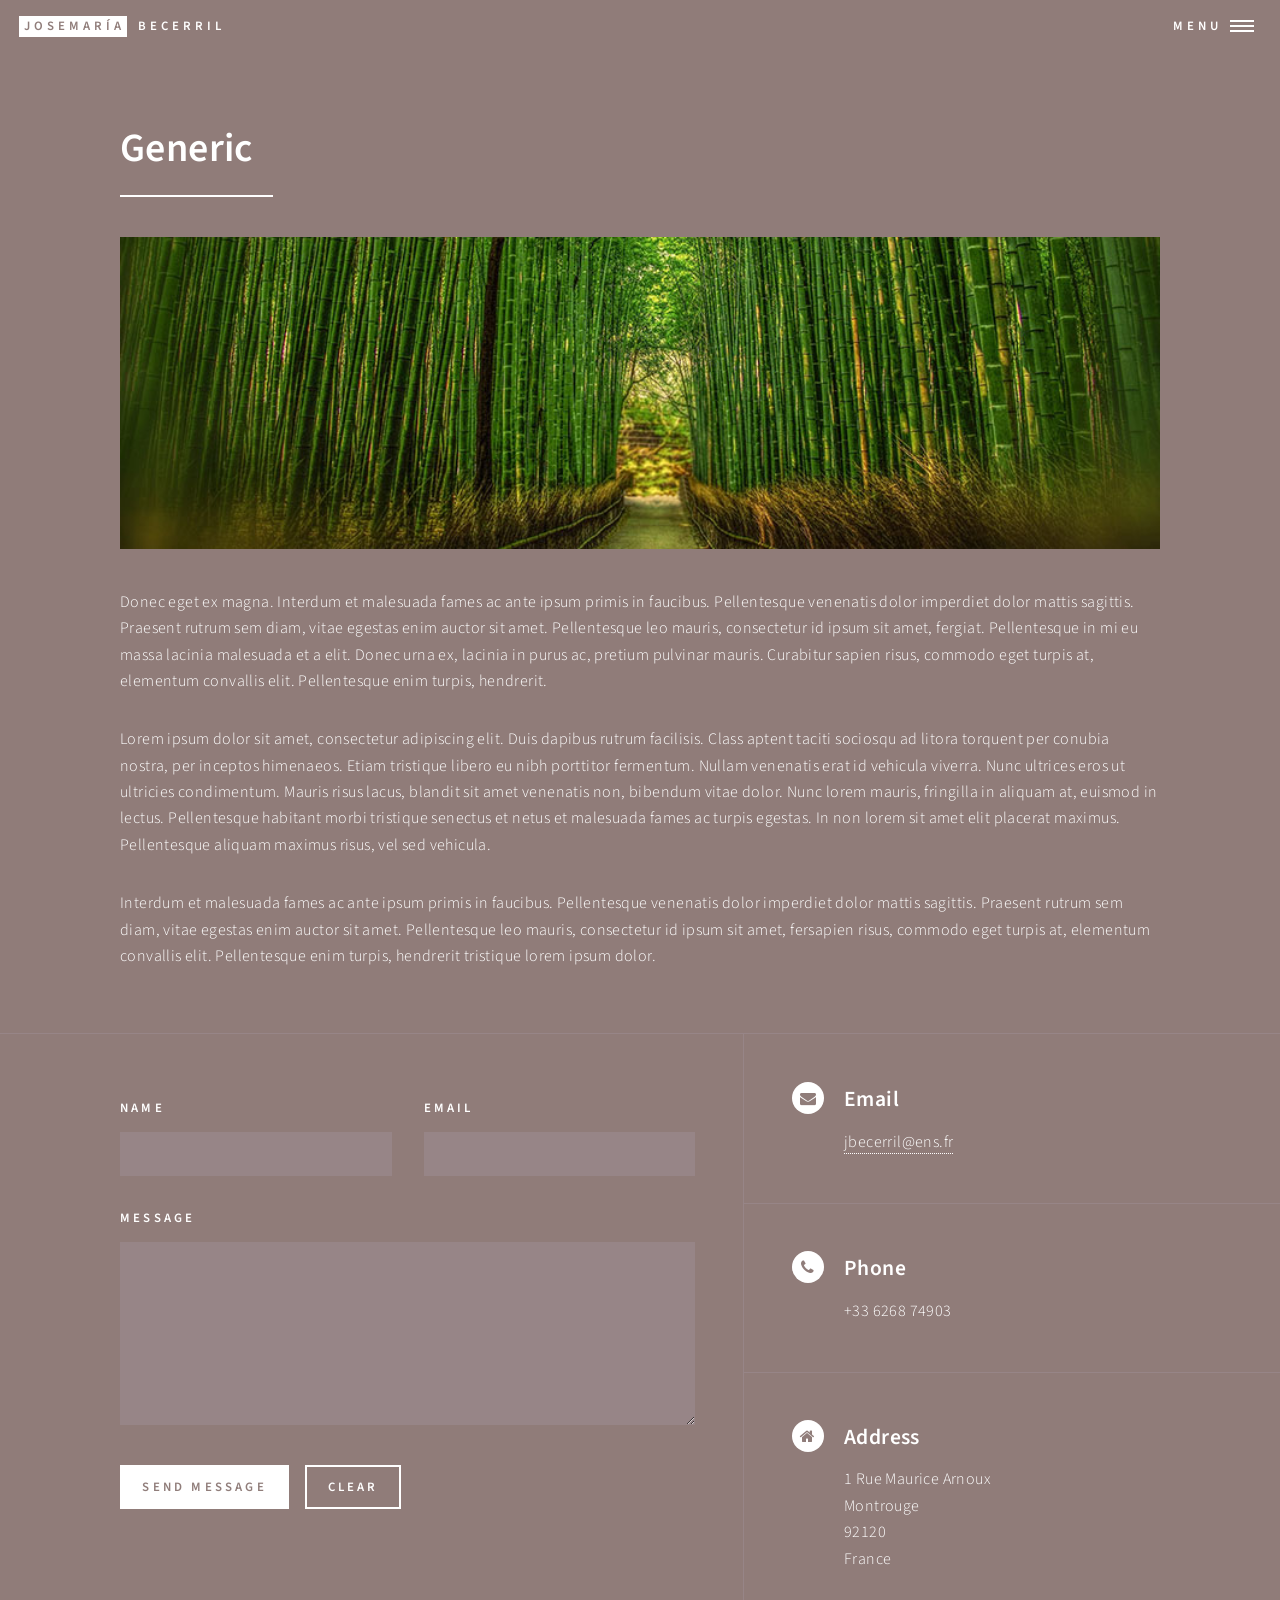
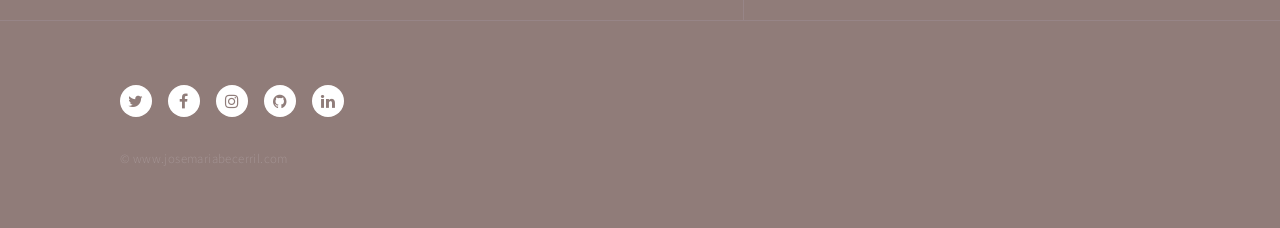
<file: events/index.html>
<!DOCTYPE html><html><head><meta charSet="utf-8"/><meta http-equiv="x-ua-compatible" content="ie=edge"/><meta name="viewport" content="width=device-width, initial-scale=1, shrink-to-fit=no"/><style data-href="/styles.061367dd196901f65cc6.css" id="gatsby-global-css">@import url(https://fonts.googleapis.com/css?family=Source+Sans+Pro:300,300italic,600,600italic);
/*!
 *  Font Awesome 4.7.0 by @davegandy - http://fontawesome.io - @fontawesome
 *  License - http://fontawesome.io/license (Font: SIL OFL 1.1, CSS: MIT License)
 */@font-face{font-family:FontAwesome;src:url(/static/fontawesome-webfont-674f50d287a8c48dc19ba404d20fe713.eot);src:url(/static/fontawesome-webfont-674f50d287a8c48dc19ba404d20fe713.eot?#iefix&v=4.7.0) format("embedded-opentype"),url(/static/fontawesome-webfont-af7ae505a9eed503f8b8e6982036873e.woff2) format("woff2"),url(/static/fontawesome-webfont-fee66e712a8a08eef5805a46892932ad.woff) format("woff"),url(/static/fontawesome-webfont-b06871f281fee6b241d60582ae9369b9.ttf) format("truetype"),url(/static/fontawesome-webfont-912ec66d7572ff821749319396470bde.svg#fontawesomeregular) format("svg");font-weight:400;font-style:normal}.fa{display:inline-block;font:normal normal normal 14px/1 FontAwesome;font-size:inherit;text-rendering:auto;-webkit-font-smoothing:antialiased;-moz-osx-font-smoothing:grayscale}.fa-lg{font-size:1.33333333em;line-height:.75em;vertical-align:-15%}.fa-2x{font-size:2em}.fa-3x{font-size:3em}.fa-4x{font-size:4em}.fa-5x{font-size:5em}.fa-fw{width:1.28571429em;text-align:center}.fa-ul{padding-left:0;margin-left:2.14285714em;list-style-type:none}.fa-ul>li{position:relative}.fa-li{position:absolute;left:-2.14285714em;width:2.14285714em;top:.14285714em;text-align:center}.fa-li.fa-lg{left:-1.85714286em}.fa-border{padding:.2em .25em .15em;border:.08em solid #eee;border-radius:.1em}.fa-pull-left{float:left}.fa-pull-right{float:right}.fa.fa-pull-left{margin-right:.3em}.fa.fa-pull-right{margin-left:.3em}.pull-right{float:right}.pull-left{float:left}.fa.pull-left{margin-right:.3em}.fa.pull-right{margin-left:.3em}.fa-spin{animation:fa-spin 2s linear infinite}.fa-pulse{animation:fa-spin 1s steps(8) infinite}@keyframes fa-spin{0%{transform:rotate(0deg)}to{transform:rotate(359deg)}}.fa-rotate-90{-ms-filter:"progid:DXImageTransform.Microsoft.BasicImage(rotation=1)";transform:rotate(90deg)}.fa-rotate-180{-ms-filter:"progid:DXImageTransform.Microsoft.BasicImage(rotation=2)";transform:rotate(180deg)}.fa-rotate-270{-ms-filter:"progid:DXImageTransform.Microsoft.BasicImage(rotation=3)";transform:rotate(270deg)}.fa-flip-horizontal{-ms-filter:"progid:DXImageTransform.Microsoft.BasicImage(rotation=0, mirror=1)";transform:scaleX(-1)}.fa-flip-vertical{-ms-filter:"progid:DXImageTransform.Microsoft.BasicImage(rotation=2, mirror=1)";transform:scaleY(-1)}:root .fa-flip-horizontal,:root .fa-flip-vertical,:root .fa-rotate-90,:root .fa-rotate-180,:root .fa-rotate-270{filter:none}.fa-stack{position:relative;display:inline-block;width:2em;height:2em;line-height:2em;vertical-align:middle}.fa-stack-1x,.fa-stack-2x{position:absolute;left:0;width:100%;text-align:center}.fa-stack-1x{line-height:inherit}.fa-stack-2x{font-size:2em}.fa-inverse{color:#fff}.fa-glass:before{content:"\F000"}.fa-music:before{content:"\F001"}.fa-search:before{content:"\F002"}.fa-envelope-o:before{content:"\F003"}.fa-heart:before{content:"\F004"}.fa-star:before{content:"\F005"}.fa-star-o:before{content:"\F006"}.fa-user:before{content:"\F007"}.fa-film:before{content:"\F008"}.fa-th-large:before{content:"\F009"}.fa-th:before{content:"\F00A"}.fa-th-list:before{content:"\F00B"}.fa-check:before{content:"\F00C"}.fa-close:before,.fa-remove:before,.fa-times:before{content:"\F00D"}.fa-search-plus:before{content:"\F00E"}.fa-search-minus:before{content:"\F010"}.fa-power-off:before{content:"\F011"}.fa-signal:before{content:"\F012"}.fa-cog:before,.fa-gear:before{content:"\F013"}.fa-trash-o:before{content:"\F014"}.fa-home:before{content:"\F015"}.fa-file-o:before{content:"\F016"}.fa-clock-o:before{content:"\F017"}.fa-road:before{content:"\F018"}.fa-download:before{content:"\F019"}.fa-arrow-circle-o-down:before{content:"\F01A"}.fa-arrow-circle-o-up:before{content:"\F01B"}.fa-inbox:before{content:"\F01C"}.fa-play-circle-o:before{content:"\F01D"}.fa-repeat:before,.fa-rotate-right:before{content:"\F01E"}.fa-refresh:before{content:"\F021"}.fa-list-alt:before{content:"\F022"}.fa-lock:before{content:"\F023"}.fa-flag:before{content:"\F024"}.fa-headphones:before{content:"\F025"}.fa-volume-off:before{content:"\F026"}.fa-volume-down:before{content:"\F027"}.fa-volume-up:before{content:"\F028"}.fa-qrcode:before{content:"\F029"}.fa-barcode:before{content:"\F02A"}.fa-tag:before{content:"\F02B"}.fa-tags:before{content:"\F02C"}.fa-book:before{content:"\F02D"}.fa-bookmark:before{content:"\F02E"}.fa-print:before{content:"\F02F"}.fa-camera:before{content:"\F030"}.fa-font:before{content:"\F031"}.fa-bold:before{content:"\F032"}.fa-italic:before{content:"\F033"}.fa-text-height:before{content:"\F034"}.fa-text-width:before{content:"\F035"}.fa-align-left:before{content:"\F036"}.fa-align-center:before{content:"\F037"}.fa-align-right:before{content:"\F038"}.fa-align-justify:before{content:"\F039"}.fa-list:before{content:"\F03A"}.fa-dedent:before,.fa-outdent:before{content:"\F03B"}.fa-indent:before{content:"\F03C"}.fa-video-camera:before{content:"\F03D"}.fa-image:before,.fa-photo:before,.fa-picture-o:before{content:"\F03E"}.fa-pencil:before{content:"\F040"}.fa-map-marker:before{content:"\F041"}.fa-adjust:before{content:"\F042"}.fa-tint:before{content:"\F043"}.fa-edit:before,.fa-pencil-square-o:before{content:"\F044"}.fa-share-square-o:before{content:"\F045"}.fa-check-square-o:before{content:"\F046"}.fa-arrows:before{content:"\F047"}.fa-step-backward:before{content:"\F048"}.fa-fast-backward:before{content:"\F049"}.fa-backward:before{content:"\F04A"}.fa-play:before{content:"\F04B"}.fa-pause:before{content:"\F04C"}.fa-stop:before{content:"\F04D"}.fa-forward:before{content:"\F04E"}.fa-fast-forward:before{content:"\F050"}.fa-step-forward:before{content:"\F051"}.fa-eject:before{content:"\F052"}.fa-chevron-left:before{content:"\F053"}.fa-chevron-right:before{content:"\F054"}.fa-plus-circle:before{content:"\F055"}.fa-minus-circle:before{content:"\F056"}.fa-times-circle:before{content:"\F057"}.fa-check-circle:before{content:"\F058"}.fa-question-circle:before{content:"\F059"}.fa-info-circle:before{content:"\F05A"}.fa-crosshairs:before{content:"\F05B"}.fa-times-circle-o:before{content:"\F05C"}.fa-check-circle-o:before{content:"\F05D"}.fa-ban:before{content:"\F05E"}.fa-arrow-left:before{content:"\F060"}.fa-arrow-right:before{content:"\F061"}.fa-arrow-up:before{content:"\F062"}.fa-arrow-down:before{content:"\F063"}.fa-mail-forward:before,.fa-share:before{content:"\F064"}.fa-expand:before{content:"\F065"}.fa-compress:before{content:"\F066"}.fa-plus:before{content:"\F067"}.fa-minus:before{content:"\F068"}.fa-asterisk:before{content:"\F069"}.fa-exclamation-circle:before{content:"\F06A"}.fa-gift:before{content:"\F06B"}.fa-leaf:before{content:"\F06C"}.fa-fire:before{content:"\F06D"}.fa-eye:before{content:"\F06E"}.fa-eye-slash:before{content:"\F070"}.fa-exclamation-triangle:before,.fa-warning:before{content:"\F071"}.fa-plane:before{content:"\F072"}.fa-calendar:before{content:"\F073"}.fa-random:before{content:"\F074"}.fa-comment:before{content:"\F075"}.fa-magnet:before{content:"\F076"}.fa-chevron-up:before{content:"\F077"}.fa-chevron-down:before{content:"\F078"}.fa-retweet:before{content:"\F079"}.fa-shopping-cart:before{content:"\F07A"}.fa-folder:before{content:"\F07B"}.fa-folder-open:before{content:"\F07C"}.fa-arrows-v:before{content:"\F07D"}.fa-arrows-h:before{content:"\F07E"}.fa-bar-chart-o:before,.fa-bar-chart:before{content:"\F080"}.fa-twitter-square:before{content:"\F081"}.fa-facebook-square:before{content:"\F082"}.fa-camera-retro:before{content:"\F083"}.fa-key:before{content:"\F084"}.fa-cogs:before,.fa-gears:before{content:"\F085"}.fa-comments:before{content:"\F086"}.fa-thumbs-o-up:before{content:"\F087"}.fa-thumbs-o-down:before{content:"\F088"}.fa-star-half:before{content:"\F089"}.fa-heart-o:before{content:"\F08A"}.fa-sign-out:before{content:"\F08B"}.fa-linkedin-square:before{content:"\F08C"}.fa-thumb-tack:before{content:"\F08D"}.fa-external-link:before{content:"\F08E"}.fa-sign-in:before{content:"\F090"}.fa-trophy:before{content:"\F091"}.fa-github-square:before{content:"\F092"}.fa-upload:before{content:"\F093"}.fa-lemon-o:before{content:"\F094"}.fa-phone:before{content:"\F095"}.fa-square-o:before{content:"\F096"}.fa-bookmark-o:before{content:"\F097"}.fa-phone-square:before{content:"\F098"}.fa-twitter:before{content:"\F099"}.fa-facebook-f:before,.fa-facebook:before{content:"\F09A"}.fa-github:before{content:"\F09B"}.fa-unlock:before{content:"\F09C"}.fa-credit-card:before{content:"\F09D"}.fa-feed:before,.fa-rss:before{content:"\F09E"}.fa-hdd-o:before{content:"\F0A0"}.fa-bullhorn:before{content:"\F0A1"}.fa-bell:before{content:"\F0F3"}.fa-certificate:before{content:"\F0A3"}.fa-hand-o-right:before{content:"\F0A4"}.fa-hand-o-left:before{content:"\F0A5"}.fa-hand-o-up:before{content:"\F0A6"}.fa-hand-o-down:before{content:"\F0A7"}.fa-arrow-circle-left:before{content:"\F0A8"}.fa-arrow-circle-right:before{content:"\F0A9"}.fa-arrow-circle-up:before{content:"\F0AA"}.fa-arrow-circle-down:before{content:"\F0AB"}.fa-globe:before{content:"\F0AC"}.fa-wrench:before{content:"\F0AD"}.fa-tasks:before{content:"\F0AE"}.fa-filter:before{content:"\F0B0"}.fa-briefcase:before{content:"\F0B1"}.fa-arrows-alt:before{content:"\F0B2"}.fa-group:before,.fa-users:before{content:"\F0C0"}.fa-chain:before,.fa-link:before{content:"\F0C1"}.fa-cloud:before{content:"\F0C2"}.fa-flask:before{content:"\F0C3"}.fa-cut:before,.fa-scissors:before{content:"\F0C4"}.fa-copy:before,.fa-files-o:before{content:"\F0C5"}.fa-paperclip:before{content:"\F0C6"}.fa-floppy-o:before,.fa-save:before{content:"\F0C7"}.fa-square:before{content:"\F0C8"}.fa-bars:before,.fa-navicon:before,.fa-reorder:before{content:"\F0C9"}.fa-list-ul:before{content:"\F0CA"}.fa-list-ol:before{content:"\F0CB"}.fa-strikethrough:before{content:"\F0CC"}.fa-underline:before{content:"\F0CD"}.fa-table:before{content:"\F0CE"}.fa-magic:before{content:"\F0D0"}.fa-truck:before{content:"\F0D1"}.fa-pinterest:before{content:"\F0D2"}.fa-pinterest-square:before{content:"\F0D3"}.fa-google-plus-square:before{content:"\F0D4"}.fa-google-plus:before{content:"\F0D5"}.fa-money:before{content:"\F0D6"}.fa-caret-down:before{content:"\F0D7"}.fa-caret-up:before{content:"\F0D8"}.fa-caret-left:before{content:"\F0D9"}.fa-caret-right:before{content:"\F0DA"}.fa-columns:before{content:"\F0DB"}.fa-sort:before,.fa-unsorted:before{content:"\F0DC"}.fa-sort-desc:before,.fa-sort-down:before{content:"\F0DD"}.fa-sort-asc:before,.fa-sort-up:before{content:"\F0DE"}.fa-envelope:before{content:"\F0E0"}.fa-linkedin:before{content:"\F0E1"}.fa-rotate-left:before,.fa-undo:before{content:"\F0E2"}.fa-gavel:before,.fa-legal:before{content:"\F0E3"}.fa-dashboard:before,.fa-tachometer:before{content:"\F0E4"}.fa-comment-o:before{content:"\F0E5"}.fa-comments-o:before{content:"\F0E6"}.fa-bolt:before,.fa-flash:before{content:"\F0E7"}.fa-sitemap:before{content:"\F0E8"}.fa-umbrella:before{content:"\F0E9"}.fa-clipboard:before,.fa-paste:before{content:"\F0EA"}.fa-lightbulb-o:before{content:"\F0EB"}.fa-exchange:before{content:"\F0EC"}.fa-cloud-download:before{content:"\F0ED"}.fa-cloud-upload:before{content:"\F0EE"}.fa-user-md:before{content:"\F0F0"}.fa-stethoscope:before{content:"\F0F1"}.fa-suitcase:before{content:"\F0F2"}.fa-bell-o:before{content:"\F0A2"}.fa-coffee:before{content:"\F0F4"}.fa-cutlery:before{content:"\F0F5"}.fa-file-text-o:before{content:"\F0F6"}.fa-building-o:before{content:"\F0F7"}.fa-hospital-o:before{content:"\F0F8"}.fa-ambulance:before{content:"\F0F9"}.fa-medkit:before{content:"\F0FA"}.fa-fighter-jet:before{content:"\F0FB"}.fa-beer:before{content:"\F0FC"}.fa-h-square:before{content:"\F0FD"}.fa-plus-square:before{content:"\F0FE"}.fa-angle-double-left:before{content:"\F100"}.fa-angle-double-right:before{content:"\F101"}.fa-angle-double-up:before{content:"\F102"}.fa-angle-double-down:before{content:"\F103"}.fa-angle-left:before{content:"\F104"}.fa-angle-right:before{content:"\F105"}.fa-angle-up:before{content:"\F106"}.fa-angle-down:before{content:"\F107"}.fa-desktop:before{content:"\F108"}.fa-laptop:before{content:"\F109"}.fa-tablet:before{content:"\F10A"}.fa-mobile-phone:before,.fa-mobile:before{content:"\F10B"}.fa-circle-o:before{content:"\F10C"}.fa-quote-left:before{content:"\F10D"}.fa-quote-right:before{content:"\F10E"}.fa-spinner:before{content:"\F110"}.fa-circle:before{content:"\F111"}.fa-mail-reply:before,.fa-reply:before{content:"\F112"}.fa-github-alt:before{content:"\F113"}.fa-folder-o:before{content:"\F114"}.fa-folder-open-o:before{content:"\F115"}.fa-smile-o:before{content:"\F118"}.fa-frown-o:before{content:"\F119"}.fa-meh-o:before{content:"\F11A"}.fa-gamepad:before{content:"\F11B"}.fa-keyboard-o:before{content:"\F11C"}.fa-flag-o:before{content:"\F11D"}.fa-flag-checkered:before{content:"\F11E"}.fa-terminal:before{content:"\F120"}.fa-code:before{content:"\F121"}.fa-mail-reply-all:before,.fa-reply-all:before{content:"\F122"}.fa-star-half-empty:before,.fa-star-half-full:before,.fa-star-half-o:before{content:"\F123"}.fa-location-arrow:before{content:"\F124"}.fa-crop:before{content:"\F125"}.fa-code-fork:before{content:"\F126"}.fa-chain-broken:before,.fa-unlink:before{content:"\F127"}.fa-question:before{content:"\F128"}.fa-info:before{content:"\F129"}.fa-exclamation:before{content:"\F12A"}.fa-superscript:before{content:"\F12B"}.fa-subscript:before{content:"\F12C"}.fa-eraser:before{content:"\F12D"}.fa-puzzle-piece:before{content:"\F12E"}.fa-microphone:before{content:"\F130"}.fa-microphone-slash:before{content:"\F131"}.fa-shield:before{content:"\F132"}.fa-calendar-o:before{content:"\F133"}.fa-fire-extinguisher:before{content:"\F134"}.fa-rocket:before{content:"\F135"}.fa-maxcdn:before{content:"\F136"}.fa-chevron-circle-left:before{content:"\F137"}.fa-chevron-circle-right:before{content:"\F138"}.fa-chevron-circle-up:before{content:"\F139"}.fa-chevron-circle-down:before{content:"\F13A"}.fa-html5:before{content:"\F13B"}.fa-css3:before{content:"\F13C"}.fa-anchor:before{content:"\F13D"}.fa-unlock-alt:before{content:"\F13E"}.fa-bullseye:before{content:"\F140"}.fa-ellipsis-h:before{content:"\F141"}.fa-ellipsis-v:before{content:"\F142"}.fa-rss-square:before{content:"\F143"}.fa-play-circle:before{content:"\F144"}.fa-ticket:before{content:"\F145"}.fa-minus-square:before{content:"\F146"}.fa-minus-square-o:before{content:"\F147"}.fa-level-up:before{content:"\F148"}.fa-level-down:before{content:"\F149"}.fa-check-square:before{content:"\F14A"}.fa-pencil-square:before{content:"\F14B"}.fa-external-link-square:before{content:"\F14C"}.fa-share-square:before{content:"\F14D"}.fa-compass:before{content:"\F14E"}.fa-caret-square-o-down:before,.fa-toggle-down:before{content:"\F150"}.fa-caret-square-o-up:before,.fa-toggle-up:before{content:"\F151"}.fa-caret-square-o-right:before,.fa-toggle-right:before{content:"\F152"}.fa-eur:before,.fa-euro:before{content:"\F153"}.fa-gbp:before{content:"\F154"}.fa-dollar:before,.fa-usd:before{content:"\F155"}.fa-inr:before,.fa-rupee:before{content:"\F156"}.fa-cny:before,.fa-jpy:before,.fa-rmb:before,.fa-yen:before{content:"\F157"}.fa-rouble:before,.fa-rub:before,.fa-ruble:before{content:"\F158"}.fa-krw:before,.fa-won:before{content:"\F159"}.fa-bitcoin:before,.fa-btc:before{content:"\F15A"}.fa-file:before{content:"\F15B"}.fa-file-text:before{content:"\F15C"}.fa-sort-alpha-asc:before{content:"\F15D"}.fa-sort-alpha-desc:before{content:"\F15E"}.fa-sort-amount-asc:before{content:"\F160"}.fa-sort-amount-desc:before{content:"\F161"}.fa-sort-numeric-asc:before{content:"\F162"}.fa-sort-numeric-desc:before{content:"\F163"}.fa-thumbs-up:before{content:"\F164"}.fa-thumbs-down:before{content:"\F165"}.fa-youtube-square:before{content:"\F166"}.fa-youtube:before{content:"\F167"}.fa-xing:before{content:"\F168"}.fa-xing-square:before{content:"\F169"}.fa-youtube-play:before{content:"\F16A"}.fa-dropbox:before{content:"\F16B"}.fa-stack-overflow:before{content:"\F16C"}.fa-instagram:before{content:"\F16D"}.fa-flickr:before{content:"\F16E"}.fa-adn:before{content:"\F170"}.fa-bitbucket:before{content:"\F171"}.fa-bitbucket-square:before{content:"\F172"}.fa-tumblr:before{content:"\F173"}.fa-tumblr-square:before{content:"\F174"}.fa-long-arrow-down:before{content:"\F175"}.fa-long-arrow-up:before{content:"\F176"}.fa-long-arrow-left:before{content:"\F177"}.fa-long-arrow-right:before{content:"\F178"}.fa-apple:before{content:"\F179"}.fa-windows:before{content:"\F17A"}.fa-android:before{content:"\F17B"}.fa-linux:before{content:"\F17C"}.fa-dribbble:before{content:"\F17D"}.fa-skype:before{content:"\F17E"}.fa-foursquare:before{content:"\F180"}.fa-trello:before{content:"\F181"}.fa-female:before{content:"\F182"}.fa-male:before{content:"\F183"}.fa-gittip:before,.fa-gratipay:before{content:"\F184"}.fa-sun-o:before{content:"\F185"}.fa-moon-o:before{content:"\F186"}.fa-archive:before{content:"\F187"}.fa-bug:before{content:"\F188"}.fa-vk:before{content:"\F189"}.fa-weibo:before{content:"\F18A"}.fa-renren:before{content:"\F18B"}.fa-pagelines:before{content:"\F18C"}.fa-stack-exchange:before{content:"\F18D"}.fa-arrow-circle-o-right:before{content:"\F18E"}.fa-arrow-circle-o-left:before{content:"\F190"}.fa-caret-square-o-left:before,.fa-toggle-left:before{content:"\F191"}.fa-dot-circle-o:before{content:"\F192"}.fa-wheelchair:before{content:"\F193"}.fa-vimeo-square:before{content:"\F194"}.fa-try:before,.fa-turkish-lira:before{content:"\F195"}.fa-plus-square-o:before{content:"\F196"}.fa-space-shuttle:before{content:"\F197"}.fa-slack:before{content:"\F198"}.fa-envelope-square:before{content:"\F199"}.fa-wordpress:before{content:"\F19A"}.fa-openid:before{content:"\F19B"}.fa-bank:before,.fa-institution:before,.fa-university:before{content:"\F19C"}.fa-graduation-cap:before,.fa-mortar-board:before{content:"\F19D"}.fa-yahoo:before{content:"\F19E"}.fa-google:before{content:"\F1A0"}.fa-reddit:before{content:"\F1A1"}.fa-reddit-square:before{content:"\F1A2"}.fa-stumbleupon-circle:before{content:"\F1A3"}.fa-stumbleupon:before{content:"\F1A4"}.fa-delicious:before{content:"\F1A5"}.fa-digg:before{content:"\F1A6"}.fa-pied-piper-pp:before{content:"\F1A7"}.fa-pied-piper-alt:before{content:"\F1A8"}.fa-drupal:before{content:"\F1A9"}.fa-joomla:before{content:"\F1AA"}.fa-language:before{content:"\F1AB"}.fa-fax:before{content:"\F1AC"}.fa-building:before{content:"\F1AD"}.fa-child:before{content:"\F1AE"}.fa-paw:before{content:"\F1B0"}.fa-spoon:before{content:"\F1B1"}.fa-cube:before{content:"\F1B2"}.fa-cubes:before{content:"\F1B3"}.fa-behance:before{content:"\F1B4"}.fa-behance-square:before{content:"\F1B5"}.fa-steam:before{content:"\F1B6"}.fa-steam-square:before{content:"\F1B7"}.fa-recycle:before{content:"\F1B8"}.fa-automobile:before,.fa-car:before{content:"\F1B9"}.fa-cab:before,.fa-taxi:before{content:"\F1BA"}.fa-tree:before{content:"\F1BB"}.fa-spotify:before{content:"\F1BC"}.fa-deviantart:before{content:"\F1BD"}.fa-soundcloud:before{content:"\F1BE"}.fa-database:before{content:"\F1C0"}.fa-file-pdf-o:before{content:"\F1C1"}.fa-file-word-o:before{content:"\F1C2"}.fa-file-excel-o:before{content:"\F1C3"}.fa-file-powerpoint-o:before{content:"\F1C4"}.fa-file-image-o:before,.fa-file-photo-o:before,.fa-file-picture-o:before{content:"\F1C5"}.fa-file-archive-o:before,.fa-file-zip-o:before{content:"\F1C6"}.fa-file-audio-o:before,.fa-file-sound-o:before{content:"\F1C7"}.fa-file-movie-o:before,.fa-file-video-o:before{content:"\F1C8"}.fa-file-code-o:before{content:"\F1C9"}.fa-vine:before{content:"\F1CA"}.fa-codepen:before{content:"\F1CB"}.fa-jsfiddle:before{content:"\F1CC"}.fa-life-bouy:before,.fa-life-buoy:before,.fa-life-ring:before,.fa-life-saver:before,.fa-support:before{content:"\F1CD"}.fa-circle-o-notch:before{content:"\F1CE"}.fa-ra:before,.fa-rebel:before,.fa-resistance:before{content:"\F1D0"}.fa-empire:before,.fa-ge:before{content:"\F1D1"}.fa-git-square:before{content:"\F1D2"}.fa-git:before{content:"\F1D3"}.fa-hacker-news:before,.fa-y-combinator-square:before,.fa-yc-square:before{content:"\F1D4"}.fa-tencent-weibo:before{content:"\F1D5"}.fa-qq:before{content:"\F1D6"}.fa-wechat:before,.fa-weixin:before{content:"\F1D7"}.fa-paper-plane:before,.fa-send:before{content:"\F1D8"}.fa-paper-plane-o:before,.fa-send-o:before{content:"\F1D9"}.fa-history:before{content:"\F1DA"}.fa-circle-thin:before{content:"\F1DB"}.fa-header:before{content:"\F1DC"}.fa-paragraph:before{content:"\F1DD"}.fa-sliders:before{content:"\F1DE"}.fa-share-alt:before{content:"\F1E0"}.fa-share-alt-square:before{content:"\F1E1"}.fa-bomb:before{content:"\F1E2"}.fa-futbol-o:before,.fa-soccer-ball-o:before{content:"\F1E3"}.fa-tty:before{content:"\F1E4"}.fa-binoculars:before{content:"\F1E5"}.fa-plug:before{content:"\F1E6"}.fa-slideshare:before{content:"\F1E7"}.fa-twitch:before{content:"\F1E8"}.fa-yelp:before{content:"\F1E9"}.fa-newspaper-o:before{content:"\F1EA"}.fa-wifi:before{content:"\F1EB"}.fa-calculator:before{content:"\F1EC"}.fa-paypal:before{content:"\F1ED"}.fa-google-wallet:before{content:"\F1EE"}.fa-cc-visa:before{content:"\F1F0"}.fa-cc-mastercard:before{content:"\F1F1"}.fa-cc-discover:before{content:"\F1F2"}.fa-cc-amex:before{content:"\F1F3"}.fa-cc-paypal:before{content:"\F1F4"}.fa-cc-stripe:before{content:"\F1F5"}.fa-bell-slash:before{content:"\F1F6"}.fa-bell-slash-o:before{content:"\F1F7"}.fa-trash:before{content:"\F1F8"}.fa-copyright:before{content:"\F1F9"}.fa-at:before{content:"\F1FA"}.fa-eyedropper:before{content:"\F1FB"}.fa-paint-brush:before{content:"\F1FC"}.fa-birthday-cake:before{content:"\F1FD"}.fa-area-chart:before{content:"\F1FE"}.fa-pie-chart:before{content:"\F200"}.fa-line-chart:before{content:"\F201"}.fa-lastfm:before{content:"\F202"}.fa-lastfm-square:before{content:"\F203"}.fa-toggle-off:before{content:"\F204"}.fa-toggle-on:before{content:"\F205"}.fa-bicycle:before{content:"\F206"}.fa-bus:before{content:"\F207"}.fa-ioxhost:before{content:"\F208"}.fa-angellist:before{content:"\F209"}.fa-cc:before{content:"\F20A"}.fa-ils:before,.fa-shekel:before,.fa-sheqel:before{content:"\F20B"}.fa-meanpath:before{content:"\F20C"}.fa-buysellads:before{content:"\F20D"}.fa-connectdevelop:before{content:"\F20E"}.fa-dashcube:before{content:"\F210"}.fa-forumbee:before{content:"\F211"}.fa-leanpub:before{content:"\F212"}.fa-sellsy:before{content:"\F213"}.fa-shirtsinbulk:before{content:"\F214"}.fa-simplybuilt:before{content:"\F215"}.fa-skyatlas:before{content:"\F216"}.fa-cart-plus:before{content:"\F217"}.fa-cart-arrow-down:before{content:"\F218"}.fa-diamond:before{content:"\F219"}.fa-ship:before{content:"\F21A"}.fa-user-secret:before{content:"\F21B"}.fa-motorcycle:before{content:"\F21C"}.fa-street-view:before{content:"\F21D"}.fa-heartbeat:before{content:"\F21E"}.fa-venus:before{content:"\F221"}.fa-mars:before{content:"\F222"}.fa-mercury:before{content:"\F223"}.fa-intersex:before,.fa-transgender:before{content:"\F224"}.fa-transgender-alt:before{content:"\F225"}.fa-venus-double:before{content:"\F226"}.fa-mars-double:before{content:"\F227"}.fa-venus-mars:before{content:"\F228"}.fa-mars-stroke:before{content:"\F229"}.fa-mars-stroke-v:before{content:"\F22A"}.fa-mars-stroke-h:before{content:"\F22B"}.fa-neuter:before{content:"\F22C"}.fa-genderless:before{content:"\F22D"}.fa-facebook-official:before{content:"\F230"}.fa-pinterest-p:before{content:"\F231"}.fa-whatsapp:before{content:"\F232"}.fa-server:before{content:"\F233"}.fa-user-plus:before{content:"\F234"}.fa-user-times:before{content:"\F235"}.fa-bed:before,.fa-hotel:before{content:"\F236"}.fa-viacoin:before{content:"\F237"}.fa-train:before{content:"\F238"}.fa-subway:before{content:"\F239"}.fa-medium:before{content:"\F23A"}.fa-y-combinator:before,.fa-yc:before{content:"\F23B"}.fa-optin-monster:before{content:"\F23C"}.fa-opencart:before{content:"\F23D"}.fa-expeditedssl:before{content:"\F23E"}.fa-battery-4:before,.fa-battery-full:before,.fa-battery:before{content:"\F240"}.fa-battery-3:before,.fa-battery-three-quarters:before{content:"\F241"}.fa-battery-2:before,.fa-battery-half:before{content:"\F242"}.fa-battery-1:before,.fa-battery-quarter:before{content:"\F243"}.fa-battery-0:before,.fa-battery-empty:before{content:"\F244"}.fa-mouse-pointer:before{content:"\F245"}.fa-i-cursor:before{content:"\F246"}.fa-object-group:before{content:"\F247"}.fa-object-ungroup:before{content:"\F248"}.fa-sticky-note:before{content:"\F249"}.fa-sticky-note-o:before{content:"\F24A"}.fa-cc-jcb:before{content:"\F24B"}.fa-cc-diners-club:before{content:"\F24C"}.fa-clone:before{content:"\F24D"}.fa-balance-scale:before{content:"\F24E"}.fa-hourglass-o:before{content:"\F250"}.fa-hourglass-1:before,.fa-hourglass-start:before{content:"\F251"}.fa-hourglass-2:before,.fa-hourglass-half:before{content:"\F252"}.fa-hourglass-3:before,.fa-hourglass-end:before{content:"\F253"}.fa-hourglass:before{content:"\F254"}.fa-hand-grab-o:before,.fa-hand-rock-o:before{content:"\F255"}.fa-hand-paper-o:before,.fa-hand-stop-o:before{content:"\F256"}.fa-hand-scissors-o:before{content:"\F257"}.fa-hand-lizard-o:before{content:"\F258"}.fa-hand-spock-o:before{content:"\F259"}.fa-hand-pointer-o:before{content:"\F25A"}.fa-hand-peace-o:before{content:"\F25B"}.fa-trademark:before{content:"\F25C"}.fa-registered:before{content:"\F25D"}.fa-creative-commons:before{content:"\F25E"}.fa-gg:before{content:"\F260"}.fa-gg-circle:before{content:"\F261"}.fa-tripadvisor:before{content:"\F262"}.fa-odnoklassniki:before{content:"\F263"}.fa-odnoklassniki-square:before{content:"\F264"}.fa-get-pocket:before{content:"\F265"}.fa-wikipedia-w:before{content:"\F266"}.fa-safari:before{content:"\F267"}.fa-chrome:before{content:"\F268"}.fa-firefox:before{content:"\F269"}.fa-opera:before{content:"\F26A"}.fa-internet-explorer:before{content:"\F26B"}.fa-television:before,.fa-tv:before{content:"\F26C"}.fa-contao:before{content:"\F26D"}.fa-500px:before{content:"\F26E"}.fa-amazon:before{content:"\F270"}.fa-calendar-plus-o:before{content:"\F271"}.fa-calendar-minus-o:before{content:"\F272"}.fa-calendar-times-o:before{content:"\F273"}.fa-calendar-check-o:before{content:"\F274"}.fa-industry:before{content:"\F275"}.fa-map-pin:before{content:"\F276"}.fa-map-signs:before{content:"\F277"}.fa-map-o:before{content:"\F278"}.fa-map:before{content:"\F279"}.fa-commenting:before{content:"\F27A"}.fa-commenting-o:before{content:"\F27B"}.fa-houzz:before{content:"\F27C"}.fa-vimeo:before{content:"\F27D"}.fa-black-tie:before{content:"\F27E"}.fa-fonticons:before{content:"\F280"}.fa-reddit-alien:before{content:"\F281"}.fa-edge:before{content:"\F282"}.fa-credit-card-alt:before{content:"\F283"}.fa-codiepie:before{content:"\F284"}.fa-modx:before{content:"\F285"}.fa-fort-awesome:before{content:"\F286"}.fa-usb:before{content:"\F287"}.fa-product-hunt:before{content:"\F288"}.fa-mixcloud:before{content:"\F289"}.fa-scribd:before{content:"\F28A"}.fa-pause-circle:before{content:"\F28B"}.fa-pause-circle-o:before{content:"\F28C"}.fa-stop-circle:before{content:"\F28D"}.fa-stop-circle-o:before{content:"\F28E"}.fa-shopping-bag:before{content:"\F290"}.fa-shopping-basket:before{content:"\F291"}.fa-hashtag:before{content:"\F292"}.fa-bluetooth:before{content:"\F293"}.fa-bluetooth-b:before{content:"\F294"}.fa-percent:before{content:"\F295"}.fa-gitlab:before{content:"\F296"}.fa-wpbeginner:before{content:"\F297"}.fa-wpforms:before{content:"\F298"}.fa-envira:before{content:"\F299"}.fa-universal-access:before{content:"\F29A"}.fa-wheelchair-alt:before{content:"\F29B"}.fa-question-circle-o:before{content:"\F29C"}.fa-blind:before{content:"\F29D"}.fa-audio-description:before{content:"\F29E"}.fa-volume-control-phone:before{content:"\F2A0"}.fa-braille:before{content:"\F2A1"}.fa-assistive-listening-systems:before{content:"\F2A2"}.fa-american-sign-language-interpreting:before,.fa-asl-interpreting:before{content:"\F2A3"}.fa-deaf:before,.fa-deafness:before,.fa-hard-of-hearing:before{content:"\F2A4"}.fa-glide:before{content:"\F2A5"}.fa-glide-g:before{content:"\F2A6"}.fa-sign-language:before,.fa-signing:before{content:"\F2A7"}.fa-low-vision:before{content:"\F2A8"}.fa-viadeo:before{content:"\F2A9"}.fa-viadeo-square:before{content:"\F2AA"}.fa-snapchat:before{content:"\F2AB"}.fa-snapchat-ghost:before{content:"\F2AC"}.fa-snapchat-square:before{content:"\F2AD"}.fa-pied-piper:before{content:"\F2AE"}.fa-first-order:before{content:"\F2B0"}.fa-yoast:before{content:"\F2B1"}.fa-themeisle:before{content:"\F2B2"}.fa-google-plus-circle:before,.fa-google-plus-official:before{content:"\F2B3"}.fa-fa:before,.fa-font-awesome:before{content:"\F2B4"}.fa-handshake-o:before{content:"\F2B5"}.fa-envelope-open:before{content:"\F2B6"}.fa-envelope-open-o:before{content:"\F2B7"}.fa-linode:before{content:"\F2B8"}.fa-address-book:before{content:"\F2B9"}.fa-address-book-o:before{content:"\F2BA"}.fa-address-card:before,.fa-vcard:before{content:"\F2BB"}.fa-address-card-o:before,.fa-vcard-o:before{content:"\F2BC"}.fa-user-circle:before{content:"\F2BD"}.fa-user-circle-o:before{content:"\F2BE"}.fa-user-o:before{content:"\F2C0"}.fa-id-badge:before{content:"\F2C1"}.fa-drivers-license:before,.fa-id-card:before{content:"\F2C2"}.fa-drivers-license-o:before,.fa-id-card-o:before{content:"\F2C3"}.fa-quora:before{content:"\F2C4"}.fa-free-code-camp:before{content:"\F2C5"}.fa-telegram:before{content:"\F2C6"}.fa-thermometer-4:before,.fa-thermometer-full:before,.fa-thermometer:before{content:"\F2C7"}.fa-thermometer-3:before,.fa-thermometer-three-quarters:before{content:"\F2C8"}.fa-thermometer-2:before,.fa-thermometer-half:before{content:"\F2C9"}.fa-thermometer-1:before,.fa-thermometer-quarter:before{content:"\F2CA"}.fa-thermometer-0:before,.fa-thermometer-empty:before{content:"\F2CB"}.fa-shower:before{content:"\F2CC"}.fa-bath:before,.fa-bathtub:before,.fa-s15:before{content:"\F2CD"}.fa-podcast:before{content:"\F2CE"}.fa-window-maximize:before{content:"\F2D0"}.fa-window-minimize:before{content:"\F2D1"}.fa-window-restore:before{content:"\F2D2"}.fa-times-rectangle:before,.fa-window-close:before{content:"\F2D3"}.fa-times-rectangle-o:before,.fa-window-close-o:before{content:"\F2D4"}.fa-bandcamp:before{content:"\F2D5"}.fa-grav:before{content:"\F2D6"}.fa-etsy:before{content:"\F2D7"}.fa-imdb:before{content:"\F2D8"}.fa-ravelry:before{content:"\F2D9"}.fa-eercast:before{content:"\F2DA"}.fa-microchip:before{content:"\F2DB"}.fa-snowflake-o:before{content:"\F2DC"}.fa-superpowers:before{content:"\F2DD"}.fa-wpexplorer:before{content:"\F2DE"}.fa-meetup:before{content:"\F2E0"}.sr-only{position:absolute;width:1px;height:1px;padding:0;margin:-1px;overflow:hidden;clip:rect(0,0,0,0);border:0}.sr-only-focusable:active,.sr-only-focusable:focus{position:static;width:auto;height:auto;margin:0;overflow:visible;clip:auto}.mb-5{margin-bottom:2em}@media screen and (min-width:981px){.grid-wrapper{display:grid;grid-gap:0 2.25em;grid-template-columns:repeat(12,1fr);margin:0 auto;width:100%}.col-1{grid-column:span 1}.col-2{grid-column:span 2}.col-3{grid-column:span 3}.col-4{grid-column:span 4}.col-5{grid-column:span 5}.col-6{grid-column:span 6}.col-7{grid-column:span 7}.col-8{grid-column:span 8}.col-9{grid-column:span 9}.col-10{grid-column:span 10}.col-11{grid-column:span 11}.col-12{grid-column:span 12}}a,abbr,acronym,address,applet,article,aside,audio,b,big,blockquote,body,canvas,caption,center,cite,code,dd,del,details,dfn,div,dl,dt,em,embed,fieldset,figcaption,figure,footer,form,h1,h2,h3,h4,h5,h6,header,hgroup,html,i,iframe,img,ins,kbd,label,legend,li,mark,menu,nav,object,ol,output,p,pre,q,ruby,s,samp,section,small,span,strike,strong,sub,summary,sup,table,tbody,td,tfoot,th,thead,time,tr,tt,u,ul,var,video{margin:0;padding:0;border:0;font-size:100%;font:inherit;vertical-align:baseline}article,aside,details,figcaption,figure,footer,header,hgroup,menu,nav,section{display:block}body{line-height:1}ol,ul{list-style:none}blockquote,q{quotes:none}blockquote:after,blockquote:before,q:after,q:before{content:"";content:none}table{border-collapse:collapse;border-spacing:0}body{-webkit-text-size-adjust:none}*,:after,:before{box-sizing:border-box}body{-ms-overflow-style:scrollbar}@media screen and (max-width:480px){body,html{min-width:320px}}body{background:rgba(87,57,53,.66)}body.is-loading *,body.is-loading :after,body.is-loading :before{animation:none!important;transition:none!important}body,input,select,textarea{color:#fff;font-family:Source Sans Pro,Helvetica,sans-serif;font-size:17pt;font-weight:300;letter-spacing:.025em;line-height:1.65}@media screen and (max-width:1680px){body,input,select,textarea{font-size:14pt}}@media screen and (max-width:1280px){body,input,select,textarea{font-size:12pt}}@media screen and (max-width:360px){body,input,select,textarea{font-size:11pt}}a{transition:color .2s ease-in-out,border-bottom-color .2s ease-in-out;border-bottom:1px dotted;color:inherit;text-decoration:none}a:hover{border-bottom-color:transparent;color:rgba(255,237,223,.66)!important}a:active{color:rgba(252,194,149,.66)!important}b,strong{color:#fff;font-weight:600}em,i{font-style:italic}p{margin:0 0 2em}h1,h2,h3,h4,h5,h6{color:#fff;font-weight:600;line-height:1.65;margin:0 0 1em}h1 a,h2 a,h3 a,h4 a,h5 a,h6 a{color:inherit;border-bottom:0}h1{font-size:2.5em}h2{font-size:1.75em}h3{font-size:1.35em}h4{font-size:1.1em}h5{font-size:.9em}h6{font-size:.7em}@media screen and (max-width:736px){h1{font-size:2em}h2{font-size:1.5em}h3{font-size:1.25em}}sub{top:.5em}sub,sup{font-size:.8em;position:relative}sup{top:-.5em}blockquote{border-left:4px solid rgba(212,212,255,.1);font-style:italic;margin:0 0 2em;padding:.5em 0 .5em 2em}code{background:rgba(212,212,255,.1);margin:0 .25em;padding:.25em .65em}code,pre{font-family:Courier New,monospace;font-size:.9em}pre{-webkit-overflow-scrolling:touch;margin:0 0 2em}pre code{display:block;line-height:1.75;padding:1em 1.5em;overflow-x:auto}hr{border:0;border-bottom:1px solid rgba(212,212,255,.1);margin:2em 0}hr.major{margin:3em 0}.align-left{text-align:left}.align-center{text-align:center}.align-right{text-align:right}article.special,section.special{text-align:center}header.major{width:-webkit-max-content;width:-ms-max-content;width:max-content;margin-bottom:2em}header.major>:first-child{margin-bottom:0;width:calc(100% + .5em)}header.major>:first-child:after{content:"";background-color:#fff;display:block;height:2px;margin:.325em 0 .5em;width:100%}header.major>p{font-size:.7em;font-weight:600;letter-spacing:.25em;margin-bottom:0;text-transform:uppercase}body.is-ie header.major>:first-child:after{max-width:9em}body.is-ie header.major>h1:after{max-width:100%!important}@media screen and (max-width:736px){header.major>p br{display:none}}form,form .field{margin:0 0 2em}form .field.half{width:50%;float:left;padding:0 0 0 1em}form .field.half.first{padding:0 1em 0 0}form>.actions{margin:2.5em 0 0!important}@media screen and (max-width:736px){form .field{margin:0 0 1.5em}form .field.half{padding:0 0 0 .75em}form .field.half.first{padding:0 .75em 0 0}form>.actions{margin:2em 0 0!important}}@media screen and (max-width:480px){form .field.half{width:100%;float:none;padding:0}form .field.half.first{padding:0}}label{color:#fff;display:block;font-size:.8em;font-weight:600;letter-spacing:.25em;margin:0 0 1em;text-transform:uppercase}input[type=email],input[type=password],input[type=search],input[type=tel],input[type=text],input[type=url],select,textarea{-webkit-appearance:none;appearance:none;background:rgba(212,212,255,.1);border:none;border-radius:0;color:inherit;display:block;outline:0;padding:0 1em;text-decoration:none;width:100%;resize:vertical}input[type=email]:invalid,input[type=password]:invalid,input[type=search]:invalid,input[type=tel]:invalid,input[type=text]:invalid,input[type=url]:invalid,select:invalid,textarea:invalid{box-shadow:none}input[type=email]:focus,input[type=password]:focus,input[type=search]:focus,input[type=tel]:focus,input[type=text]:focus,input[type=url]:focus,select:focus,textarea:focus{border-color:rgba(255,237,223,.66);box-shadow:0 0 0 2px rgba(255,237,223,.66)}.select-wrapper{text-decoration:none;display:block;position:relative}.select-wrapper:before{-moz-osx-font-smoothing:grayscale;-webkit-font-smoothing:antialiased;font-family:FontAwesome;font-style:normal;font-weight:400;text-transform:none!important;color:rgba(212,212,255,.1);content:"\F078";display:block;height:2.75em;line-height:2.75em;pointer-events:none;position:absolute;right:0;text-align:center;top:0;width:2.75em}.select-wrapper select::-ms-expand{display:none}input[type=email],input[type=password],input[type=search],input[type=tel],input[type=text],input[type=url],select{height:2.75em}textarea{padding:.75em 1em}input[type=checkbox],input[type=radio]{-webkit-appearance:none;appearance:none;display:block;float:left;margin-right:-2em;opacity:0;width:1em;z-index:-1}input[type=checkbox]+label,input[type=radio]+label{text-decoration:none;color:#fff;cursor:pointer;display:inline-block;font-weight:300;padding-left:2.65em;padding-right:.75em;position:relative}input[type=checkbox]+label:before,input[type=radio]+label:before{-moz-osx-font-smoothing:grayscale;-webkit-font-smoothing:antialiased;font-family:FontAwesome;font-style:normal;font-weight:400;text-transform:none!important;background:rgba(212,212,255,.1);content:"";display:inline-block;height:1.65em;left:0;letter-spacing:0;line-height:1.58125em;position:absolute;text-align:center;top:0;width:1.65em}input[type=checkbox]:checked+label:before,input[type=radio]:checked+label:before{background:#fff;border-color:rgba(255,237,223,.66);content:"\F00C";color:rgba(87,57,53,.66)}input[type=checkbox]:focus+label:before,input[type=radio]:focus+label:before{box-shadow:0 0 0 2px rgba(255,237,223,.66)}input[type=radio]+label:before{border-radius:100%}::-webkit-input-placeholder{color:rgba(244,244,255,.2)!important;opacity:1}:-moz-placeholder,::-moz-placeholder{color:rgba(244,244,255,.2)!important;opacity:1}:-ms-input-placeholder{color:rgba(244,244,255,.2)!important;opacity:1}.formerize-placeholder{color:rgba(244,244,255,.2)!important;opacity:1}.box{border:1px solid rgba(212,212,255,.1);margin-bottom:2em;padding:1.5em}.box>:last-child,.box>:last-child>:last-child,.box>:last-child>:last-child>:last-child{margin-bottom:0}.box.alt{border:0;border-radius:0;padding:0}.icon{text-decoration:none;border-bottom:none;position:relative}.icon:before{-moz-osx-font-smoothing:grayscale;-webkit-font-smoothing:antialiased;font-family:FontAwesome;font-style:normal;font-weight:400;text-transform:none!important}.icon>.label{display:none}.icon.alt:before{background-color:#fff;border-radius:100%;color:rgba(87,57,53,.66);display:inline-block;height:2em;line-height:2em;text-align:center;width:2em}a.icon.alt:before{transition:background-color .2s ease-in-out}a.icon.alt:hover:before{background-color:rgba(72,48,77,.66)}a.icon.alt:active:before{background-color:rgba(27,20,29,.66)}.image{border:0;display:inline-block;position:relative}.image img{display:block}.image.left,.image.right{max-width:30%}.image.left img,.image.right img{width:100%}.image.left{float:left;margin:0 1.5em 1.25em 0;top:.25em}.image.right{float:right;margin:0 0 1.25em 1.5em;top:.25em}.image.fit{display:block;margin:0 0 2em;width:100%}.image.fit img{width:100%}.image.main{display:block;margin:2.5em 0;width:100%}.image.main img{width:100%}@media screen and (max-width:736px){.image.main{margin:1.5em 0}}ol{list-style:decimal;margin:0 0 2em;padding-left:1.25em}ol li{padding-left:.25em}ul{list-style:disc;margin:0 0 2em;padding-left:1em}ul li{padding-left:.5em}ul.alt{list-style:none;padding-left:0}ul.alt li{border-top:1px solid rgba(212,212,255,.1);padding:.5em 0}ul.alt li:first-child{border-top:0;padding-top:0}ul.icons{cursor:default;list-style:none;padding-left:0}ul.icons li{display:inline-block;padding:0 1em 0 0}ul.icons li:last-child{padding-right:0}@media screen and (max-width:736px){ul.icons li{padding:0 .75em 0 0}}ul.actions{cursor:default;list-style:none;padding-left:0}ul.actions li{display:inline-block;padding:0 1em 0 0;vertical-align:middle}ul.actions li:last-child{padding-right:0}ul.actions.small li{padding:0 1em 0 0}ul.actions.vertical li{display:block;padding:1em 0 0}ul.actions.vertical li:first-child{padding-top:0}ul.actions.vertical li>*{margin-bottom:0}ul.actions.vertical.small li:first-child{padding-top:0}ul.actions.fit{display:table;margin-left:-1em;padding:0;table-layout:fixed;width:calc(100% + 1em)}ul.actions.fit li{display:table-cell;padding:0 0 0 1em}ul.actions.fit li>*{margin-bottom:0}ul.actions.fit.small{margin-left:-1em;width:calc(100% + 1em)}ul.actions.fit.small li{padding:0 0 0 1em}ul.pagination{cursor:default;list-style:none;padding-left:0}ul.pagination li{display:inline-block;padding-left:0;vertical-align:middle}ul.pagination li>.page{transition:background-color .2s ease-in-out,color .2s ease-in-out;border-bottom:0;display:inline-block;font-size:.8em;font-weight:600;height:1.5em;line-height:1.5em;margin:0 .125em;min-width:1.5em;padding:0 .5em;text-align:center}ul.pagination li>.page.active{background-color:#fff;color:rgba(87,57,53,.66)}ul.pagination li>.page.active:hover{background-color:rgba(255,237,223,.66);color:rgba(87,57,53,.66)!important}ul.pagination li>.page.active:active{background-color:rgba(252,194,149,.66)}ul.pagination li:first-child{padding-right:.75em}ul.pagination li:last-child{padding-left:.75em}@media screen and (max-width:480px){ul.pagination li:nth-child(n+2):nth-last-child(n+2){display:none}ul.pagination li:first-child{padding-right:0}}dl{margin:0 0 2em}dl dt{display:block;font-weight:600;margin:0 0 1em}dl dd{margin-left:2em}.table-wrapper{-webkit-overflow-scrolling:touch;overflow-x:auto}table{margin:0 0 2em;width:100%}table tbody tr{border:1px solid rgba(212,212,255,.1);border-left:0;border-right:0}table tbody tr:nth-child(odd){background-color:rgba(212,212,255,.1)}table td{padding:.75em}table th{color:#fff;font-size:.9em;font-weight:600;padding:0 .75em .75em;text-align:left}table thead{border-bottom:2px solid rgba(212,212,255,.1)}table tfoot{border-top:2px solid rgba(212,212,255,.1)}table.alt{border-collapse:separate}table.alt tbody tr td{border-color:rgba(212,212,255,.1);border-style:solid;border-width:0 1px 1px 0}table.alt tbody tr td:first-child{border-left-width:1px}table.alt tbody tr:first-child td{border-top-width:1px}table.alt thead{border-bottom:0}table.alt tfoot{border-top:0}.button,button,input[type=button],input[type=reset],input[type=submit]{-webkit-appearance:none;appearance:none;transition:background-color .2s ease-in-out,box-shadow .2s ease-in-out,color .2s ease-in-out;background-color:transparent;border:0;border-radius:0;box-shadow:inset 0 0 0 2px #fff;color:#fff;cursor:pointer;display:inline-block;font-size:.8em;font-weight:600;height:3.5em;letter-spacing:.25em;line-height:3.5em;padding:0 1.75em;text-align:center;text-decoration:none;text-transform:uppercase;white-space:nowrap}.button:active,.button:hover,button:active,button:hover,input[type=button]:active,input[type=button]:hover,input[type=reset]:active,input[type=reset]:hover,input[type=submit]:active,input[type=submit]:hover{box-shadow:inset 0 0 0 2px rgba(255,237,223,.66);color:rgba(255,237,223,.66)}.button:active,button:active,input[type=button]:active,input[type=reset]:active,input[type=submit]:active{background-color:rgba(255,237,223,0);box-shadow:inset 0 0 0 2px rgba(252,194,149,.66);color:rgba(252,194,149,.66)}.button.icon:before,button.icon:before,input[type=button].icon:before,input[type=reset].icon:before,input[type=submit].icon:before{margin-right:.5em}.button.fit,button.fit,input[type=button].fit,input[type=reset].fit,input[type=submit].fit{display:block;margin:0 0 1em;width:100%}.button.small,button.small,input[type=button].small,input[type=reset].small,input[type=submit].small{font-size:.6em}.button.big,button.big,input[type=button].big,input[type=reset].big,input[type=submit].big{font-size:1.25em;height:3em;line-height:3em}.button.next,button.next,input[type=button].next,input[type=reset].next,input[type=submit].next{padding-right:4.5em;position:relative}.button.next:after,.button.next:before,button.next:after,button.next:before,input[type=button].next:after,input[type=button].next:before,input[type=reset].next:after,input[type=reset].next:before,input[type=submit].next:after,input[type=submit].next:before{transition:opacity .2s ease-in-out;background-position:100%;background-repeat:no-repeat;background-size:36px 24px;content:"";display:block;height:100%;position:absolute;right:1.5em;top:0;vertical-align:middle;width:36px}.button.next:before,button.next:before,input[type=button].next:before,input[type=reset].next:before,input[type=submit].next:before{background-image:url("data:image/svg+xml;charset=utf8,%3Csvg xmlns='http://www.w3.org/2000/svg' xmlns:xlink='http://www.w3.org/1999/xlink' width='36px' height='24px' viewBox='0 0 36 24' zoomAndPan='disable'%3E%3Cstyle%3Eline %7B stroke: %23fff%3B stroke-width: 2px%3B %7D%3C/style%3E%3Cline x1='0' y1='12' x2='34' y2='12' /%3E%3Cline x1='25' y1='4' x2='34' y2='12.5' /%3E%3Cline x1='25' y1='20' x2='34' y2='11.5' /%3E%3C/svg%3E")}.button.next:after,button.next:after,input[type=button].next:after,input[type=reset].next:after,input[type=submit].next:after{background-image:url("data:image/svg+xml;charset=utf8,%3Csvg xmlns='http://www.w3.org/2000/svg' xmlns:xlink='http://www.w3.org/1999/xlink' width='36px' height='24px' viewBox='0 0 36 24' zoomAndPan='disable'%3E%3Cstyle%3Eline %7B stroke: rgba(255,237,223,0.66)%3B stroke-width: 2px%3B %7D%3C/style%3E%3Cline x1='0' y1='12' x2='34' y2='12' /%3E%3Cline x1='25' y1='4' x2='34' y2='12.5' /%3E%3Cline x1='25' y1='20' x2='34' y2='11.5' /%3E%3C/svg%3E");opacity:0;z-index:1}.button.next:active:after,.button.next:hover:after,button.next:active:after,button.next:hover:after,input[type=button].next:active:after,input[type=button].next:hover:after,input[type=reset].next:active:after,input[type=reset].next:hover:after,input[type=submit].next:active:after,input[type=submit].next:hover:after{opacity:1}@media screen and (max-width:1280px){.button.next,button.next,input[type=button].next,input[type=reset].next,input[type=submit].next{padding-right:5em}}.button.special,button.special,input[type=button].special,input[type=reset].special,input[type=submit].special{background-color:#fff;box-shadow:none;color:rgba(87,57,53,.66)}.button.special:active,.button.special:hover,button.special:active,button.special:hover,input[type=button].special:active,input[type=button].special:hover,input[type=reset].special:active,input[type=reset].special:hover,input[type=submit].special:active,input[type=submit].special:hover{background-color:rgba(255,237,223,.66);color:rgba(87,57,53,.66)!important}.button.special:active,button.special:active,input[type=button].special:active,input[type=reset].special:active,input[type=submit].special:active{background-color:rgba(252,194,149,.66)}.button.disabled,.button:disabled,button.disabled,button:disabled,input[type=button].disabled,input[type=button]:disabled,input[type=reset].disabled,input[type=reset]:disabled,input[type=submit].disabled,input[type=submit]:disabled{-moz-pointer-events:none;-webkit-pointer-events:none;-ms-pointer-events:none;pointer-events:none;cursor:default;opacity:.25}.tiles{display:-moz-flex;display:-ms-flex;display:flex;flex-wrap:wrap}.tiles,.tiles+*{border-top:0!important}.tiles article{-moz-align-items:center;-ms-align-items:center;align-items:center;display:-moz-flex;display:-ms-flex;display:flex;transition:transform .25s ease,opacity .25s ease,filter 1s ease;padding:4em 4em 2em;background-position:50%;background-repeat:no-repeat;background-size:cover;cursor:default;height:40vh;max-height:40em;min-height:23em;overflow:hidden;position:relative;width:40%}.tiles article .image{display:none}.tiles article header{position:relative;z-index:3}.tiles article h3{font-size:1.75em}.tiles article h3 a:hover{color:inherit!important}.tiles article .link.primary{border:0;height:100%;left:0;position:absolute;top:0;width:100%;z-index:4}.tiles article:before{transition:opacity .5s ease;bottom:0;opacity:.85;z-index:2}.tiles article:after,.tiles article:before{content:"";display:block;height:100%;left:0;position:absolute;width:100%}.tiles article:after{background-color:rgba(87,57,53,0);top:0;z-index:1}.tiles article:hover:before{opacity:0}.tiles article.is-transitioning{transform:scale(.95);opacity:0}.tiles article:nth-child(4n-1),.tiles article:nth-child(4n-2){width:60%}.tiles article:nth-child(6n-5):before{background-color:rgba(72,48,77,.66)}.tiles article:nth-child(6n-4):before{background-color:rgba(0,37,0,.66)}.tiles article:nth-child(6n-3):before{background-color:rgba(48,41,47,.66)}.tiles article:nth-child(6n-2):before{background-color:rgba(70,37,33,.66)}.tiles article:nth-child(6n-1):before{background-color:hsla(0,0%,51%,.66)}.tiles article:nth-child(6n):before{background-color:rgba(255,237,223,.66)}@media screen and (max-width:1280px){.tiles article{padding:4em 3em 2em;height:30vh;max-height:30em;min-height:20em}}@media screen and (max-width:980px){.tiles article{width:50%!important}}@media screen and (max-width:736px){.tiles article{padding:3em 1.5em 1em;height:16em;max-height:none;min-height:0}.tiles article h3{font-size:1.5em}}@media screen and (max-width:480px){.tiles{display:block}.tiles article{height:20em;width:100%!important}}.contact-method{margin:0 0 2em;padding-left:3.25em;position:relative}.contact-method .icon{left:0;position:absolute;top:0}.contact-method h3{margin:0 0 .5em}.spotlights,.spotlights+*{border-top:0!important}.spotlights>section{display:-moz-flex;display:-ms-flex;display:flex;-moz-flex-direction:row;flex-direction:row;background-color:#5d3e3a}.spotlights>section>.image{background-position:50%;background-size:cover;border-radius:0;display:block;position:relative;width:30%}.spotlights>section>.image img{border-radius:0;display:block;width:100%}.spotlights>section>.image:before{background:rgba(87,57,53,.56);content:"";display:block;height:100%;left:0;opacity:0;position:absolute;top:0;width:100%}.spotlights>section>.content{display:-moz-flex;display:-ms-flex;display:flex;-moz-flex-direction:column;flex-direction:column;-moz-justify-content:center;-ms-justify-content:center;justify-content:center;-moz-align-items:center;-ms-align-items:center;align-items:center;padding:2em 3em .1em;width:70%}.spotlights>section>.content>.inner{margin:0 auto;max-width:100%;width:65em}.spotlights>section:nth-child(2n){-moz-flex-direction:row-reverse;flex-direction:row-reverse;background-color:#62433e}.spotlights>section:nth-child(2n)>.content{-moz-align-items:-moz-flex-end;-ms-align-items:-ms-flex-end;align-items:flex-end}@media screen and (max-width:1680px){.spotlights>section>.image{width:40%}.spotlights>section>.content{width:60%}}@media screen and (max-width:1280px){.spotlights>section>.image{width:45%}.spotlights>section>.content{width:55%}}@media screen and (max-width:980px){.spotlights>section{display:block}.spotlights>section>.image{width:100%}.spotlights>section>.content{padding:4em 3em 2em;width:100%}}@media screen and (max-width:736px){.spotlights>section>.content{padding:3em 1.5em 1em}}@keyframes reveal-header{0%{top:-4em;opacity:0}to{top:0;opacity:1}}#header{display:-moz-flex;display:-ms-flex;display:flex;background-color:#573935;box-shadow:0 0 .25em 0 rgba(0,0,0,.15);cursor:default;font-weight:600;height:3.25em;left:0;letter-spacing:.25em;line-height:3.25em;margin:0;position:fixed;text-transform:uppercase;top:0;width:100%;z-index:10000}#header .logo{border:0;display:inline-block;font-size:.8em;height:inherit;line-height:inherit;padding:0 1.5em}#header .logo strong{transition:background-color .2s ease-in-out,color .2s ease-in-out;background-color:#fff;color:rgba(87,57,53,.66);display:inline-block;line-height:1.65em;margin-right:.325em;padding:0 .125em 0 .375em}#header .logo:hover strong{background-color:rgba(255,237,223,.66)}#header .logo:active strong{background-color:rgba(252,194,149,.66)}#header nav{display:-moz-flex;display:-ms-flex;display:flex;-moz-justify-content:-moz-flex-end;-ms-justify-content:-ms-flex-end;justify-content:flex-end;-moz-flex-grow:1;-ms-flex-grow:1;flex-grow:1}#header nav,#header nav a{height:inherit;line-height:inherit}#header nav a{border:0;display:block;font-size:.8em;padding:0 .75em;position:relative;vertical-align:middle}#header nav a:last-child{padding-right:1.5em}#header nav a.menu-link{padding-right:3.325em!important}#header nav a.menu-link:after,#header nav a.menu-link:before{background-image:url("data:image/svg+xml;charset=utf8,%3Csvg xmlns='http://www.w3.org/2000/svg' width='24' height='32' viewBox='0 0 24 32' preserveAspectRatio='none'%3E%3Cstyle%3Eline %7B stroke-width: 2px%3B stroke: %23fff%3B %7D%3C/style%3E%3Cline x1='0' y1='11' x2='24' y2='11' /%3E%3Cline x1='0' y1='21' x2='24' y2='21' /%3E%3Cline x1='0' y1='16' x2='24' y2='16' /%3E%3C/svg%3E");background-position:50%;background-repeat:no-repeat;background-size:24px 32px;content:"";display:block;height:100%;position:absolute;right:1.5em;top:0;vertical-align:middle;width:24px}#header nav a.menu-link:after{transition:opacity .2s ease-in-out;background-image:url("data:image/svg+xml;charset=utf8,%3Csvg xmlns='http://www.w3.org/2000/svg' width='24' height='32' viewBox='0 0 24 32' preserveAspectRatio='none'%3E%3Cstyle%3Eline %7B stroke-width: 2px%3B stroke: rgba(255,237,223,0.66)%3B %7D%3C/style%3E%3Cline x1='0' y1='11' x2='24' y2='11' /%3E%3Cline x1='0' y1='21' x2='24' y2='21' /%3E%3Cline x1='0' y1='16' x2='24' y2='16' /%3E%3C/svg%3E");opacity:0;z-index:1}#header nav a.menu-link:active:after,#header nav a.menu-link:hover:after{opacity:1}#header nav a.menu-link:last-child{padding-right:3.875em!important}#header nav a.menu-link:last-child:after,#header nav a.menu-link:last-child:before{right:2em}#header.reveal{animation:reveal-header .35s ease}#header.alt{transition:opacity 2.5s ease;transition-delay:.75s;animation:none;background-color:transparent;box-shadow:none;position:absolute}#header.alt.style1 .logo strong{color:rgba(72,48,77,.66)}#header.alt.style2 .logo strong{color:rgba(0,37,0,.66)}#header.alt.style3 .logo strong{color:rgba(48,41,47,.66)}#header.alt.style4 .logo strong{color:rgba(70,37,33,.66)}#header.alt.style5 .logo strong{color:hsla(0,0%,51%,.66)}#header.alt.style6 .logo strong{color:rgba(255,237,223,.66)}.body.is-loading #header.alt{opacity:0}@media screen and (max-width:1680px){#header nav a.menu-link{padding-right:3.75em!important}#header nav a.menu-link:last-child{padding-right:4.25em!important}}@media screen and (max-width:1280px){#header nav a.menu-link{padding-right:4em!important}#header nav a.menu-link:last-child{padding-right:4.5em!important}}@media screen and (max-width:736px){#header{height:2.75em;line-height:2.75em}#header .logo{padding:0 1em}#header nav a{padding:0 .5em}#header nav a:last-child{padding-right:1em}#header nav a.menu-link{padding-right:3.25em!important}#header nav a.menu-link:after,#header nav a.menu-link:before{right:.75em}#header nav a.menu-link:last-child{padding-right:4em!important}#header nav a.menu-link:last-child:after,#header nav a.menu-link:last-child:before{right:1.5em}}@media screen and (max-width:480px){#header .logo span{display:none}#header nav a.menu-link{overflow:hidden;padding-right:0!important;text-indent:5em;white-space:nowrap;width:5em}#header nav a.menu-link:after,#header nav a.menu-link:before{right:0;width:inherit}#header nav a.menu-link:last-child:after,#header nav a.menu-link:last-child:before{width:4em;right:0}}#banner{-moz-align-items:center;-ms-align-items:center;align-items:center;background-image:url(/static/banner-011d79b550e68f732c6c395652e769c3.jpg);display:-moz-flex;display:-ms-flex;display:flex;padding:6em 0 2em;background-attachment:fixed;background-position:50%;background-repeat:no-repeat;background-size:cover;border-bottom:0!important;cursor:default;height:60vh;margin-bottom:-3.25em;max-height:32em;min-height:22em;position:relative;top:-3.25em}#banner.articles{background-image:url(/static/articles-7de41d188fe5233fcdf76d1a25bce46b.jpg)}#banner:after{transition:opacity 2.5s ease;transition-delay:.75s;-moz-pointer-events:none;-webkit-pointer-events:none;-ms-pointer-events:none;pointer-events:none;background-color:rgba(87,57,53,.66);content:"";display:block;height:100%;left:0;opacity:.85;position:absolute;top:0;width:100%;z-index:1}#banner h1{font-size:3.25em}#banner>.inner{transition:opacity 1.5s ease,transform .5s ease-out,filter .5s ease;padding:0!important;position:relative;z-index:2}#banner>.inner .image{display:none}#banner>.inner header,#banner>.inner header>:first-child{width:auto}#banner>.inner header>:first-child:after{max-width:100%}#banner>.inner .content{display:-moz-flex;display:-ms-flex;display:flex;-moz-align-items:center;-ms-align-items:center;align-items:center;margin:0 0 2em}#banner>.inner .content>*{margin-left:1.5em;margin-bottom:0}#banner>.inner .content>:first-child{margin-left:0}#banner>.inner .content p{font-size:.7em;font-weight:600;letter-spacing:.25em;text-transform:uppercase}#banner.major{height:100vh;min-height:30em;max-height:50em}#banner.major.alt{opacity:.75}#banner.style1:after{background-color:rgba(72,48,77,.66)}#banner.style2:after{background-color:rgba(0,37,0,.66)}#banner.style3:after{background-color:rgba(48,41,47,.66)}#banner.style4:after{background-color:rgba(70,37,33,.66)}#banner.style5:after{background-color:hsla(0,0%,51%,.66)}#banner.style6:after{background-color:rgba(255,237,223,.66)}.body.is-loading #banner:after{opacity:1}.body.is-loading #banner>.inner{-moz-filter:blur(.125em);-ms-filter:blur(.125em);filter:blur(.125em);transform:translateX(-.5em);opacity:0}@media screen and (max-width:1280px){#banner{background-attachment:scroll}}@media screen and (max-width:736px){#banner{padding:5em 0 1em;height:auto;margin-bottom:-2.75em;max-height:none;min-height:0;top:-2.75em}#banner h1{font-size:2em}#banner>.inner .content{display:block}#banner>.inner .content>*{margin-left:0;margin-bottom:2em}#banner.major{height:auto;min-height:0;max-height:none}}@media screen and (max-width:480px){#banner{padding:6em 0 2em}#banner>.inner .content p br{display:none}#banner.major{padding:8em 0 4em}}#main{background-color:#573935}#main>*{border-top:1px solid rgba(212,212,255,.1)}#main>:first-child{border-top:0}#main>*>.inner{padding:4em 0 2em;margin:0 auto;max-width:65em;width:calc(100% - 6em)}@media screen and (max-width:736px){#main>*>.inner{padding:3em 0 1em;width:calc(100% - 3em)}}#main.alt{background-color:transparent}#contact,#main.alt{border-bottom:1px solid rgba(212,212,255,.1)}#contact{overflow-x:hidden}#contact>.inner{display:-moz-flex;display:-ms-flex;display:flex;padding:0!important}#contact>.inner>:nth-child(2n-1){padding:4em 3em 2em 0;border-right:1px solid rgba(212,212,255,.1);width:60%}#contact>.inner>:nth-child(2n){padding-left:3em;width:40%}#contact>.inner>.split{padding:0}#contact>.inner>.split>*{padding:3em 0 1em 3em;position:relative}#contact>.inner>.split>:before{border-top:1px solid rgba(212,212,255,.1);content:"";display:block;margin-left:-3em;position:absolute;top:0;width:calc(100vw + 3em)}#contact>.inner>.split>:first-child:before{display:none}@media screen and (max-width:980px){#contact>.inner{display:block}#contact>.inner>:nth-child(2n-1){padding:4em 0 2em;border-right:0;width:100%}#contact>.inner>:nth-child(2n){padding-left:0;width:100%}#contact>.inner>.split>*{padding:3em 0 1em}#contact>.inner>.split>:first-child:before{display:block}}@media screen and (max-width:736px){#contact>.inner>:nth-child(2n-1){padding:3em 0 1em}}#footer .copyright{font-size:.8em;list-style:none;padding-left:0}#footer .copyright li{border-left:1px solid rgba(212,212,255,.1);color:rgba(244,244,255,.2);display:inline-block;line-height:1;margin-left:1em;padding-left:1em}#footer .copyright li:first-child{border-left:0;margin-left:0;padding-left:0}@media screen and (max-width:480px){#footer .copyright li{display:block;border-left:0;margin-left:0;padding-left:0;line-height:inherit}}#wrapper{transition:filter .35s ease,opacity .375s ease-out;padding-top:3.25em}#wrapper.is-transitioning{opacity:0}#wrapper>*>.inner{padding:4em 0 2em;margin:0 auto;max-width:65em;width:calc(100% - 6em)}@media screen and (max-width:736px){#wrapper>*>.inner{padding:3em 0 1em;width:calc(100% - 3em)}}#wrapper>*>*>.inner{padding:4em 0 2em;margin:0 auto;max-width:65em;width:calc(100% - 6em)}@media screen and (max-width:736px){#wrapper>*>*>.inner{padding:3em 0 1em;width:calc(100% - 3em)}}@media screen and (max-width:736px){#wrapper{padding-top:2.75em}}#menu{transition:transform .35s ease,opacity .35s ease,visibility .35s;-moz-align-items:center;-ms-align-items:center;align-items:center;display:-moz-flex;display:-ms-flex;display:flex;-moz-justify-content:center;-ms-justify-content:center;justify-content:center;-moz-pointer-events:none;-webkit-pointer-events:none;-ms-pointer-events:none;pointer-events:none;background:rgba(87,57,53,.56);box-shadow:none;height:100%;left:0;overflow:hidden;padding:3em 2em;position:fixed;top:0;width:100%;z-index:10002}#menu,#menu .inner{opacity:0;visibility:hidden}#menu .inner{transition:transform .35s ease-out,opacity .35s ease,visibility .35s;transform:rotateX(20deg);-webkit-overflow-scrolling:touch;max-width:100%;max-height:100vh;overflow:auto;text-align:center;width:18em}#menu .inner>:first-child{margin-top:2em}#menu .inner>:last-child{margin-bottom:3em}#menu ul{margin:0 0 1em}#menu ul.links{list-style:none;padding:0}#menu ul.links>li{padding:0}#menu ul.links>li>a:not(.button){border:0;border-top:1px solid rgba(212,212,255,.1);display:block;font-size:.8em;font-weight:600;letter-spacing:.25em;line-height:4em;text-decoration:none;text-transform:uppercase}#menu ul.links>li>.button{display:block;margin:.5em 0 0}#menu ul.links>li:first-child>a:not(.button){border-top:0!important}#menu .close{transition:color .2s ease-in-out;-webkit-tap-highlight-color:rgba(0,0,0,0);border:0;cursor:pointer;line-height:4em;overflow:hidden;padding-right:1.25em;text-align:right;text-indent:8em;vertical-align:middle;white-space:nowrap;width:8em}#menu .close,#menu .close:after,#menu .close:before{display:block;height:4em;position:absolute;right:0;top:0}#menu .close:after,#menu .close:before{transition:opacity .2s ease-in-out;background-position:50%;background-repeat:no-repeat;content:"";width:4em}#menu .close:before{background-image:url("data:image/svg+xml;charset=utf8,%3Csvg xmlns='http://www.w3.org/2000/svg' xmlns:xlink='http://www.w3.org/1999/xlink' width='20px' height='20px' viewBox='0 0 20 20' zoomAndPan='disable'%3E%3Cstyle%3Eline %7B stroke: %23fff%3B stroke-width: 2%3B %7D%3C/style%3E%3Cline x1='0' y1='0' x2='20' y2='20' /%3E%3Cline x1='20' y1='0' x2='0' y2='20' /%3E%3C/svg%3E")}#menu .close:after{background-image:url("data:image/svg+xml;charset=utf8,%3Csvg xmlns='http://www.w3.org/2000/svg' xmlns:xlink='http://www.w3.org/1999/xlink' width='20px' height='20px' viewBox='0 0 20 20' zoomAndPan='disable'%3E%3Cstyle%3Eline %7B stroke: rgba(255,237,223,0.66)%3B stroke-width: 2%3B %7D%3C/style%3E%3Cline x1='0' y1='0' x2='20' y2='20' /%3E%3Cline x1='20' y1='0' x2='0' y2='20' /%3E%3C/svg%3E");opacity:0}#menu .close:active:after,#menu .close:hover:after{opacity:1}body.is-ie #menu{background:rgba(87,57,53,.975)}.body.is-menu-visible #menu{-moz-pointer-events:auto;-webkit-pointer-events:auto;-ms-pointer-events:auto;pointer-events:auto;opacity:1;visibility:visible}.body.is-menu-visible #menu .inner{transform:none;opacity:1;visibility:visible}</style><meta name="generator" content="Gatsby 2.32.13"/><title data-react-helmet="true">Events | Josemaría Becerril</title><meta data-react-helmet="true" name="description" content="Events | Josemaría Becerril"/><link rel="icon" href="/favicon-32x32.png?v=32f318ef2ee451448f613a77ddbc125a" type="image/png"/><link rel="manifest" href="/manifest.webmanifest" crossorigin="anonymous"/><meta name="theme-color" content="#663399"/><link rel="apple-touch-icon" sizes="48x48" href="/icons/icon-48x48.png?v=32f318ef2ee451448f613a77ddbc125a"/><link rel="apple-touch-icon" sizes="72x72" href="/icons/icon-72x72.png?v=32f318ef2ee451448f613a77ddbc125a"/><link rel="apple-touch-icon" sizes="96x96" href="/icons/icon-96x96.png?v=32f318ef2ee451448f613a77ddbc125a"/><link rel="apple-touch-icon" sizes="144x144" href="/icons/icon-144x144.png?v=32f318ef2ee451448f613a77ddbc125a"/><link rel="apple-touch-icon" sizes="192x192" href="/icons/icon-192x192.png?v=32f318ef2ee451448f613a77ddbc125a"/><link rel="apple-touch-icon" sizes="256x256" href="/icons/icon-256x256.png?v=32f318ef2ee451448f613a77ddbc125a"/><link rel="apple-touch-icon" sizes="384x384" href="/icons/icon-384x384.png?v=32f318ef2ee451448f613a77ddbc125a"/><link rel="apple-touch-icon" sizes="512x512" href="/icons/icon-512x512.png?v=32f318ef2ee451448f613a77ddbc125a"/><link as="script" rel="preload" href="/webpack-runtime-77c1cfc50c7a5c8a15a7.js"/><link as="script" rel="preload" href="/framework-7752ef71ff976174a5db.js"/><link as="script" rel="preload" href="/app-ba77b7e96ef3412ac343.js"/><link as="script" rel="preload" href="/styles-0ec71dd62c66cb95665c.js"/><link as="script" rel="preload" href="/7751f3c0c0c5d309ab2e00e6a7fa0b2cc245337e-42f85232311f6ddaf2cc.js"/><link as="script" rel="preload" href="/component---src-pages-events-js-abf28cff40c9c88cf0a7.js"/><link as="fetch" rel="preload" href="/page-data/events/page-data.json" crossorigin="anonymous"/><link as="fetch" rel="preload" href="/page-data/app-data.json" crossorigin="anonymous"/></head><body><div id="___gatsby"><div style="outline:none" tabindex="-1" id="gatsby-focus-wrapper"><div class="body is-loading "><div id="wrapper"><header id="header" class="alt"><a class="logo" href="/"><strong>Josemaría</strong> <span>Becerril</span></a><nav><a class="menu-link" href="javascript:;">Menu</a></nav></header><div id="main" class="alt"><section id="one"><div class="inner"><header class="major"><h1>Generic</h1></header><span class="image main"><img src="/static/pic11-d9e39c8bf987cfe48a7aff0b47169898.jpg" alt=""/></span><p>Donec eget ex magna. Interdum et malesuada fames ac ante ipsum primis in faucibus. Pellentesque venenatis dolor imperdiet dolor mattis sagittis. Praesent rutrum sem diam, vitae egestas enim auctor sit amet. Pellentesque leo mauris, consectetur id ipsum sit amet, fergiat. Pellentesque in mi eu massa lacinia malesuada et a elit. Donec urna ex, lacinia in purus ac, pretium pulvinar mauris. Curabitur sapien risus, commodo eget turpis at, elementum convallis elit. Pellentesque enim turpis, hendrerit.</p><p>Lorem ipsum dolor sit amet, consectetur adipiscing elit. Duis dapibus rutrum facilisis. Class aptent taciti sociosqu ad litora torquent per conubia nostra, per inceptos himenaeos. Etiam tristique libero eu nibh porttitor fermentum. Nullam venenatis erat id vehicula viverra. Nunc ultrices eros ut ultricies condimentum. Mauris risus lacus, blandit sit amet venenatis non, bibendum vitae dolor. Nunc lorem mauris, fringilla in aliquam at, euismod in lectus. Pellentesque habitant morbi tristique senectus et netus et malesuada fames ac turpis egestas. In non lorem sit amet elit placerat maximus. Pellentesque aliquam maximus risus, vel sed vehicula.</p><p>Interdum et malesuada fames ac ante ipsum primis in faucibus. Pellentesque venenatis dolor imperdiet dolor mattis sagittis. Praesent rutrum sem diam, vitae egestas enim auctor sit amet. Pellentesque leo mauris, consectetur id ipsum sit amet, fersapien risus, commodo eget turpis at, elementum convallis elit. Pellentesque enim turpis, hendrerit tristique lorem ipsum dolor.</p></div></section></div><section id="contact"><div class="inner"><section><form method="post" action="https://getform.io/f/13697680-a8c1-482f-80d3-421fa21c424b"><div class="field half first"><label for="name">Name</label><input type="text" name="name" id="name"/></div><div class="field half"><label for="email">Email</label><input type="text" name="email" id="email"/></div><div class="field"><label for="message">Message</label><textarea name="message" id="message" rows="6"></textarea></div><ul class="actions"><li><input type="submit" value="Send Message" class="special"/></li><li><input type="reset" value="Clear"/></li></ul></form></section><section class="split"><section><div class="contact-method"><span class="icon alt fa-envelope"></span><h3>Email</h3><a href="#">jbecerril@ens.fr</a></div></section><section><div class="contact-method"><span class="icon alt fa-phone"></span><h3>Phone</h3><span>+33 6268 74903</span></div></section><section><div class="contact-method"><span class="icon alt fa-home"></span><h3>Address</h3><span>1 Rue Maurice Arnoux<br/>Montrouge<br/>92120<br/>France</span></div></section></section></div></section><footer id="footer"><div class="inner"><ul class="icons"><li><a href="#" class="icon alt fa-twitter"><span class="label">Twitter</span></a></li><li><a href="#" class="icon alt fa-facebook"><span class="label">Facebook</span></a></li><li><a href="#" class="icon alt fa-instagram"><span class="label">Instagram</span></a></li><li><a href="#" class="icon alt fa-github"><span class="label">GitHub</span></a></li><li><a href="#" class="icon alt fa-linkedin"><span class="label">LinkedIn</span></a></li></ul><ul class="copyright"><li>© www.josemariabecerril.com</li></ul></div></footer></div><nav id="menu"><div class="inner"><ul class="links"><li><a href="/">Home</a></li><li><a href="/about">About</a></li><li><a href="/articles">Articles</a></li><li><a href="/">Fieldwork</a></li><li><a href="/">Events</a></li></ul><ul class="actions vertical"><li><a href="#contact" class="button special fit">Contact me</a></li></ul></div><a class="close" href="javascript:;">Close</a></nav></div></div><div id="gatsby-announcer" style="position:absolute;top:0;width:1px;height:1px;padding:0;overflow:hidden;clip:rect(0, 0, 0, 0);white-space:nowrap;border:0" aria-live="assertive" aria-atomic="true"></div></div><script id="gatsby-script-loader">/*<![CDATA[*/window.pagePath="/events/";/*]]>*/</script><script id="gatsby-chunk-mapping">/*<![CDATA[*/window.___chunkMapping={"polyfill":["/polyfill-62ab572c889a24739c2a.js"],"app":["/app-ba77b7e96ef3412ac343.js"],"component---cache-caches-gatsby-plugin-offline-app-shell-js":["/component---cache-caches-gatsby-plugin-offline-app-shell-js-46b4173e1060a5c82475.js"],"component---src-pages-404-js":["/component---src-pages-404-js-577583bc66056a16fff0.js"],"component---src-pages-about-js":["/component---src-pages-about-js-279e4fa3b77cc27dd089.js"],"component---src-pages-articles-js":["/component---src-pages-articles-js-ab668589127f892493a4.js"],"component---src-pages-elements-js":["/component---src-pages-elements-js-de0dc8da4e5450c0a83c.js"],"component---src-pages-events-js":["/component---src-pages-events-js-abf28cff40c9c88cf0a7.js"],"component---src-pages-fieldwork-js":["/component---src-pages-fieldwork-js-718368d22bbf5ba81054.js"],"component---src-pages-generic-js":["/component---src-pages-generic-js-be18f0e19e76b7a6393c.js"],"component---src-pages-index-js":["/component---src-pages-index-js-a2727d5989a1f39de169.js"],"component---src-pages-landing-js":["/component---src-pages-landing-js-bd0467dc34f8fb12fbc9.js"]};/*]]>*/</script><script src="/polyfill-62ab572c889a24739c2a.js" nomodule=""></script><script src="/component---src-pages-events-js-abf28cff40c9c88cf0a7.js" async=""></script><script src="/7751f3c0c0c5d309ab2e00e6a7fa0b2cc245337e-42f85232311f6ddaf2cc.js" async=""></script><script src="/styles-0ec71dd62c66cb95665c.js" async=""></script><script src="/app-ba77b7e96ef3412ac343.js" async=""></script><script src="/framework-7752ef71ff976174a5db.js" async=""></script><script src="/webpack-runtime-77c1cfc50c7a5c8a15a7.js" async=""></script></body></html>
</file>
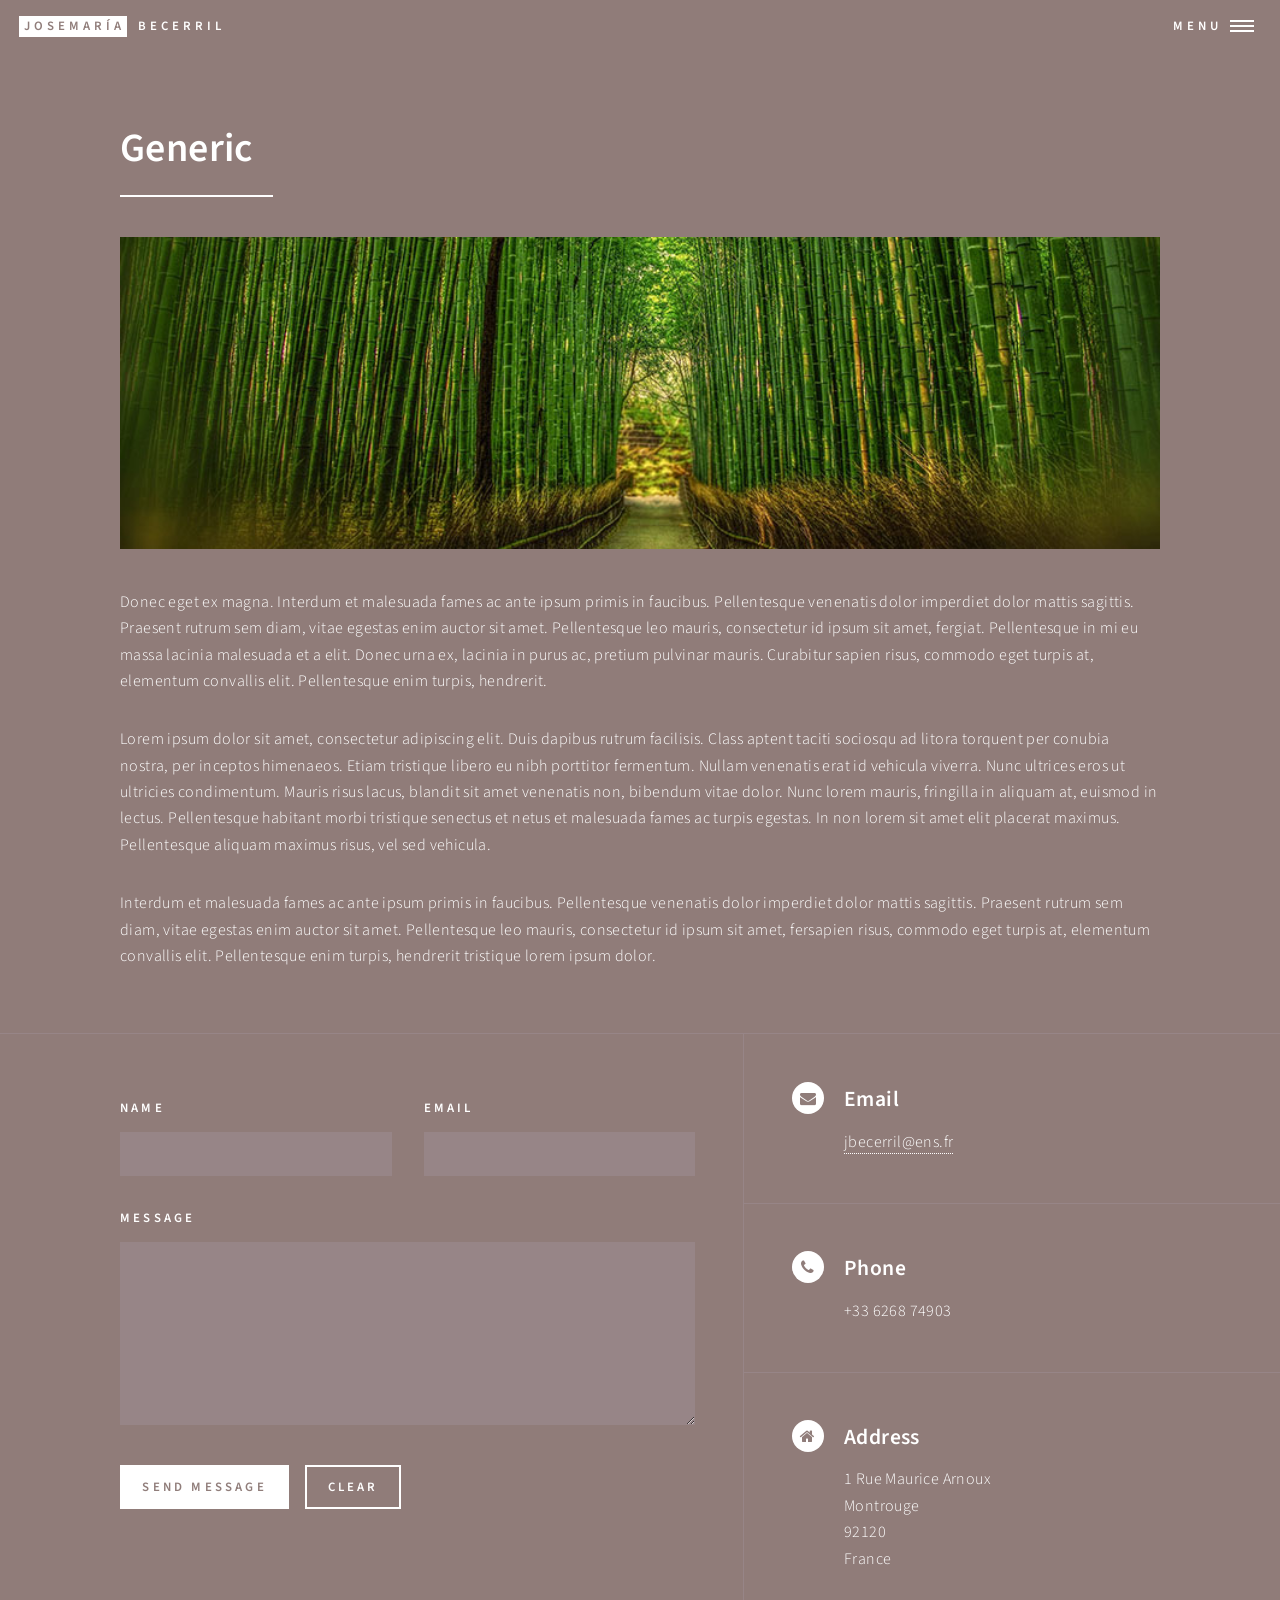
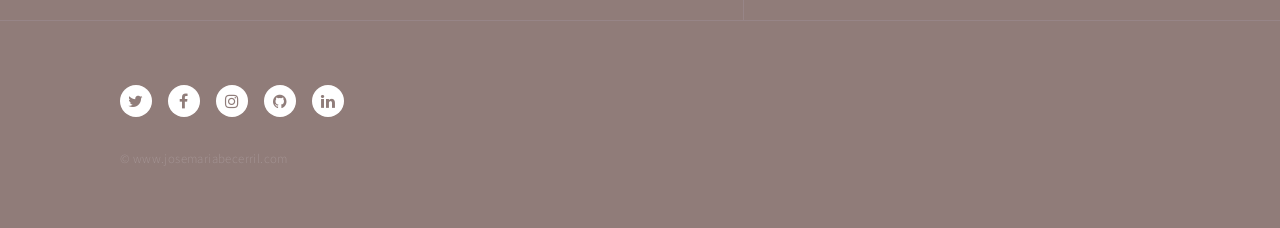
<file: fieldwork/index.html>
<!DOCTYPE html><html><head><meta charSet="utf-8"/><meta http-equiv="x-ua-compatible" content="ie=edge"/><meta name="viewport" content="width=device-width, initial-scale=1, shrink-to-fit=no"/><style data-href="/styles.061367dd196901f65cc6.css" id="gatsby-global-css">@import url(https://fonts.googleapis.com/css?family=Source+Sans+Pro:300,300italic,600,600italic);
/*!
 *  Font Awesome 4.7.0 by @davegandy - http://fontawesome.io - @fontawesome
 *  License - http://fontawesome.io/license (Font: SIL OFL 1.1, CSS: MIT License)
 */@font-face{font-family:FontAwesome;src:url(/static/fontawesome-webfont-674f50d287a8c48dc19ba404d20fe713.eot);src:url(/static/fontawesome-webfont-674f50d287a8c48dc19ba404d20fe713.eot?#iefix&v=4.7.0) format("embedded-opentype"),url(/static/fontawesome-webfont-af7ae505a9eed503f8b8e6982036873e.woff2) format("woff2"),url(/static/fontawesome-webfont-fee66e712a8a08eef5805a46892932ad.woff) format("woff"),url(/static/fontawesome-webfont-b06871f281fee6b241d60582ae9369b9.ttf) format("truetype"),url(/static/fontawesome-webfont-912ec66d7572ff821749319396470bde.svg#fontawesomeregular) format("svg");font-weight:400;font-style:normal}.fa{display:inline-block;font:normal normal normal 14px/1 FontAwesome;font-size:inherit;text-rendering:auto;-webkit-font-smoothing:antialiased;-moz-osx-font-smoothing:grayscale}.fa-lg{font-size:1.33333333em;line-height:.75em;vertical-align:-15%}.fa-2x{font-size:2em}.fa-3x{font-size:3em}.fa-4x{font-size:4em}.fa-5x{font-size:5em}.fa-fw{width:1.28571429em;text-align:center}.fa-ul{padding-left:0;margin-left:2.14285714em;list-style-type:none}.fa-ul>li{position:relative}.fa-li{position:absolute;left:-2.14285714em;width:2.14285714em;top:.14285714em;text-align:center}.fa-li.fa-lg{left:-1.85714286em}.fa-border{padding:.2em .25em .15em;border:.08em solid #eee;border-radius:.1em}.fa-pull-left{float:left}.fa-pull-right{float:right}.fa.fa-pull-left{margin-right:.3em}.fa.fa-pull-right{margin-left:.3em}.pull-right{float:right}.pull-left{float:left}.fa.pull-left{margin-right:.3em}.fa.pull-right{margin-left:.3em}.fa-spin{animation:fa-spin 2s linear infinite}.fa-pulse{animation:fa-spin 1s steps(8) infinite}@keyframes fa-spin{0%{transform:rotate(0deg)}to{transform:rotate(359deg)}}.fa-rotate-90{-ms-filter:"progid:DXImageTransform.Microsoft.BasicImage(rotation=1)";transform:rotate(90deg)}.fa-rotate-180{-ms-filter:"progid:DXImageTransform.Microsoft.BasicImage(rotation=2)";transform:rotate(180deg)}.fa-rotate-270{-ms-filter:"progid:DXImageTransform.Microsoft.BasicImage(rotation=3)";transform:rotate(270deg)}.fa-flip-horizontal{-ms-filter:"progid:DXImageTransform.Microsoft.BasicImage(rotation=0, mirror=1)";transform:scaleX(-1)}.fa-flip-vertical{-ms-filter:"progid:DXImageTransform.Microsoft.BasicImage(rotation=2, mirror=1)";transform:scaleY(-1)}:root .fa-flip-horizontal,:root .fa-flip-vertical,:root .fa-rotate-90,:root .fa-rotate-180,:root .fa-rotate-270{filter:none}.fa-stack{position:relative;display:inline-block;width:2em;height:2em;line-height:2em;vertical-align:middle}.fa-stack-1x,.fa-stack-2x{position:absolute;left:0;width:100%;text-align:center}.fa-stack-1x{line-height:inherit}.fa-stack-2x{font-size:2em}.fa-inverse{color:#fff}.fa-glass:before{content:"\F000"}.fa-music:before{content:"\F001"}.fa-search:before{content:"\F002"}.fa-envelope-o:before{content:"\F003"}.fa-heart:before{content:"\F004"}.fa-star:before{content:"\F005"}.fa-star-o:before{content:"\F006"}.fa-user:before{content:"\F007"}.fa-film:before{content:"\F008"}.fa-th-large:before{content:"\F009"}.fa-th:before{content:"\F00A"}.fa-th-list:before{content:"\F00B"}.fa-check:before{content:"\F00C"}.fa-close:before,.fa-remove:before,.fa-times:before{content:"\F00D"}.fa-search-plus:before{content:"\F00E"}.fa-search-minus:before{content:"\F010"}.fa-power-off:before{content:"\F011"}.fa-signal:before{content:"\F012"}.fa-cog:before,.fa-gear:before{content:"\F013"}.fa-trash-o:before{content:"\F014"}.fa-home:before{content:"\F015"}.fa-file-o:before{content:"\F016"}.fa-clock-o:before{content:"\F017"}.fa-road:before{content:"\F018"}.fa-download:before{content:"\F019"}.fa-arrow-circle-o-down:before{content:"\F01A"}.fa-arrow-circle-o-up:before{content:"\F01B"}.fa-inbox:before{content:"\F01C"}.fa-play-circle-o:before{content:"\F01D"}.fa-repeat:before,.fa-rotate-right:before{content:"\F01E"}.fa-refresh:before{content:"\F021"}.fa-list-alt:before{content:"\F022"}.fa-lock:before{content:"\F023"}.fa-flag:before{content:"\F024"}.fa-headphones:before{content:"\F025"}.fa-volume-off:before{content:"\F026"}.fa-volume-down:before{content:"\F027"}.fa-volume-up:before{content:"\F028"}.fa-qrcode:before{content:"\F029"}.fa-barcode:before{content:"\F02A"}.fa-tag:before{content:"\F02B"}.fa-tags:before{content:"\F02C"}.fa-book:before{content:"\F02D"}.fa-bookmark:before{content:"\F02E"}.fa-print:before{content:"\F02F"}.fa-camera:before{content:"\F030"}.fa-font:before{content:"\F031"}.fa-bold:before{content:"\F032"}.fa-italic:before{content:"\F033"}.fa-text-height:before{content:"\F034"}.fa-text-width:before{content:"\F035"}.fa-align-left:before{content:"\F036"}.fa-align-center:before{content:"\F037"}.fa-align-right:before{content:"\F038"}.fa-align-justify:before{content:"\F039"}.fa-list:before{content:"\F03A"}.fa-dedent:before,.fa-outdent:before{content:"\F03B"}.fa-indent:before{content:"\F03C"}.fa-video-camera:before{content:"\F03D"}.fa-image:before,.fa-photo:before,.fa-picture-o:before{content:"\F03E"}.fa-pencil:before{content:"\F040"}.fa-map-marker:before{content:"\F041"}.fa-adjust:before{content:"\F042"}.fa-tint:before{content:"\F043"}.fa-edit:before,.fa-pencil-square-o:before{content:"\F044"}.fa-share-square-o:before{content:"\F045"}.fa-check-square-o:before{content:"\F046"}.fa-arrows:before{content:"\F047"}.fa-step-backward:before{content:"\F048"}.fa-fast-backward:before{content:"\F049"}.fa-backward:before{content:"\F04A"}.fa-play:before{content:"\F04B"}.fa-pause:before{content:"\F04C"}.fa-stop:before{content:"\F04D"}.fa-forward:before{content:"\F04E"}.fa-fast-forward:before{content:"\F050"}.fa-step-forward:before{content:"\F051"}.fa-eject:before{content:"\F052"}.fa-chevron-left:before{content:"\F053"}.fa-chevron-right:before{content:"\F054"}.fa-plus-circle:before{content:"\F055"}.fa-minus-circle:before{content:"\F056"}.fa-times-circle:before{content:"\F057"}.fa-check-circle:before{content:"\F058"}.fa-question-circle:before{content:"\F059"}.fa-info-circle:before{content:"\F05A"}.fa-crosshairs:before{content:"\F05B"}.fa-times-circle-o:before{content:"\F05C"}.fa-check-circle-o:before{content:"\F05D"}.fa-ban:before{content:"\F05E"}.fa-arrow-left:before{content:"\F060"}.fa-arrow-right:before{content:"\F061"}.fa-arrow-up:before{content:"\F062"}.fa-arrow-down:before{content:"\F063"}.fa-mail-forward:before,.fa-share:before{content:"\F064"}.fa-expand:before{content:"\F065"}.fa-compress:before{content:"\F066"}.fa-plus:before{content:"\F067"}.fa-minus:before{content:"\F068"}.fa-asterisk:before{content:"\F069"}.fa-exclamation-circle:before{content:"\F06A"}.fa-gift:before{content:"\F06B"}.fa-leaf:before{content:"\F06C"}.fa-fire:before{content:"\F06D"}.fa-eye:before{content:"\F06E"}.fa-eye-slash:before{content:"\F070"}.fa-exclamation-triangle:before,.fa-warning:before{content:"\F071"}.fa-plane:before{content:"\F072"}.fa-calendar:before{content:"\F073"}.fa-random:before{content:"\F074"}.fa-comment:before{content:"\F075"}.fa-magnet:before{content:"\F076"}.fa-chevron-up:before{content:"\F077"}.fa-chevron-down:before{content:"\F078"}.fa-retweet:before{content:"\F079"}.fa-shopping-cart:before{content:"\F07A"}.fa-folder:before{content:"\F07B"}.fa-folder-open:before{content:"\F07C"}.fa-arrows-v:before{content:"\F07D"}.fa-arrows-h:before{content:"\F07E"}.fa-bar-chart-o:before,.fa-bar-chart:before{content:"\F080"}.fa-twitter-square:before{content:"\F081"}.fa-facebook-square:before{content:"\F082"}.fa-camera-retro:before{content:"\F083"}.fa-key:before{content:"\F084"}.fa-cogs:before,.fa-gears:before{content:"\F085"}.fa-comments:before{content:"\F086"}.fa-thumbs-o-up:before{content:"\F087"}.fa-thumbs-o-down:before{content:"\F088"}.fa-star-half:before{content:"\F089"}.fa-heart-o:before{content:"\F08A"}.fa-sign-out:before{content:"\F08B"}.fa-linkedin-square:before{content:"\F08C"}.fa-thumb-tack:before{content:"\F08D"}.fa-external-link:before{content:"\F08E"}.fa-sign-in:before{content:"\F090"}.fa-trophy:before{content:"\F091"}.fa-github-square:before{content:"\F092"}.fa-upload:before{content:"\F093"}.fa-lemon-o:before{content:"\F094"}.fa-phone:before{content:"\F095"}.fa-square-o:before{content:"\F096"}.fa-bookmark-o:before{content:"\F097"}.fa-phone-square:before{content:"\F098"}.fa-twitter:before{content:"\F099"}.fa-facebook-f:before,.fa-facebook:before{content:"\F09A"}.fa-github:before{content:"\F09B"}.fa-unlock:before{content:"\F09C"}.fa-credit-card:before{content:"\F09D"}.fa-feed:before,.fa-rss:before{content:"\F09E"}.fa-hdd-o:before{content:"\F0A0"}.fa-bullhorn:before{content:"\F0A1"}.fa-bell:before{content:"\F0F3"}.fa-certificate:before{content:"\F0A3"}.fa-hand-o-right:before{content:"\F0A4"}.fa-hand-o-left:before{content:"\F0A5"}.fa-hand-o-up:before{content:"\F0A6"}.fa-hand-o-down:before{content:"\F0A7"}.fa-arrow-circle-left:before{content:"\F0A8"}.fa-arrow-circle-right:before{content:"\F0A9"}.fa-arrow-circle-up:before{content:"\F0AA"}.fa-arrow-circle-down:before{content:"\F0AB"}.fa-globe:before{content:"\F0AC"}.fa-wrench:before{content:"\F0AD"}.fa-tasks:before{content:"\F0AE"}.fa-filter:before{content:"\F0B0"}.fa-briefcase:before{content:"\F0B1"}.fa-arrows-alt:before{content:"\F0B2"}.fa-group:before,.fa-users:before{content:"\F0C0"}.fa-chain:before,.fa-link:before{content:"\F0C1"}.fa-cloud:before{content:"\F0C2"}.fa-flask:before{content:"\F0C3"}.fa-cut:before,.fa-scissors:before{content:"\F0C4"}.fa-copy:before,.fa-files-o:before{content:"\F0C5"}.fa-paperclip:before{content:"\F0C6"}.fa-floppy-o:before,.fa-save:before{content:"\F0C7"}.fa-square:before{content:"\F0C8"}.fa-bars:before,.fa-navicon:before,.fa-reorder:before{content:"\F0C9"}.fa-list-ul:before{content:"\F0CA"}.fa-list-ol:before{content:"\F0CB"}.fa-strikethrough:before{content:"\F0CC"}.fa-underline:before{content:"\F0CD"}.fa-table:before{content:"\F0CE"}.fa-magic:before{content:"\F0D0"}.fa-truck:before{content:"\F0D1"}.fa-pinterest:before{content:"\F0D2"}.fa-pinterest-square:before{content:"\F0D3"}.fa-google-plus-square:before{content:"\F0D4"}.fa-google-plus:before{content:"\F0D5"}.fa-money:before{content:"\F0D6"}.fa-caret-down:before{content:"\F0D7"}.fa-caret-up:before{content:"\F0D8"}.fa-caret-left:before{content:"\F0D9"}.fa-caret-right:before{content:"\F0DA"}.fa-columns:before{content:"\F0DB"}.fa-sort:before,.fa-unsorted:before{content:"\F0DC"}.fa-sort-desc:before,.fa-sort-down:before{content:"\F0DD"}.fa-sort-asc:before,.fa-sort-up:before{content:"\F0DE"}.fa-envelope:before{content:"\F0E0"}.fa-linkedin:before{content:"\F0E1"}.fa-rotate-left:before,.fa-undo:before{content:"\F0E2"}.fa-gavel:before,.fa-legal:before{content:"\F0E3"}.fa-dashboard:before,.fa-tachometer:before{content:"\F0E4"}.fa-comment-o:before{content:"\F0E5"}.fa-comments-o:before{content:"\F0E6"}.fa-bolt:before,.fa-flash:before{content:"\F0E7"}.fa-sitemap:before{content:"\F0E8"}.fa-umbrella:before{content:"\F0E9"}.fa-clipboard:before,.fa-paste:before{content:"\F0EA"}.fa-lightbulb-o:before{content:"\F0EB"}.fa-exchange:before{content:"\F0EC"}.fa-cloud-download:before{content:"\F0ED"}.fa-cloud-upload:before{content:"\F0EE"}.fa-user-md:before{content:"\F0F0"}.fa-stethoscope:before{content:"\F0F1"}.fa-suitcase:before{content:"\F0F2"}.fa-bell-o:before{content:"\F0A2"}.fa-coffee:before{content:"\F0F4"}.fa-cutlery:before{content:"\F0F5"}.fa-file-text-o:before{content:"\F0F6"}.fa-building-o:before{content:"\F0F7"}.fa-hospital-o:before{content:"\F0F8"}.fa-ambulance:before{content:"\F0F9"}.fa-medkit:before{content:"\F0FA"}.fa-fighter-jet:before{content:"\F0FB"}.fa-beer:before{content:"\F0FC"}.fa-h-square:before{content:"\F0FD"}.fa-plus-square:before{content:"\F0FE"}.fa-angle-double-left:before{content:"\F100"}.fa-angle-double-right:before{content:"\F101"}.fa-angle-double-up:before{content:"\F102"}.fa-angle-double-down:before{content:"\F103"}.fa-angle-left:before{content:"\F104"}.fa-angle-right:before{content:"\F105"}.fa-angle-up:before{content:"\F106"}.fa-angle-down:before{content:"\F107"}.fa-desktop:before{content:"\F108"}.fa-laptop:before{content:"\F109"}.fa-tablet:before{content:"\F10A"}.fa-mobile-phone:before,.fa-mobile:before{content:"\F10B"}.fa-circle-o:before{content:"\F10C"}.fa-quote-left:before{content:"\F10D"}.fa-quote-right:before{content:"\F10E"}.fa-spinner:before{content:"\F110"}.fa-circle:before{content:"\F111"}.fa-mail-reply:before,.fa-reply:before{content:"\F112"}.fa-github-alt:before{content:"\F113"}.fa-folder-o:before{content:"\F114"}.fa-folder-open-o:before{content:"\F115"}.fa-smile-o:before{content:"\F118"}.fa-frown-o:before{content:"\F119"}.fa-meh-o:before{content:"\F11A"}.fa-gamepad:before{content:"\F11B"}.fa-keyboard-o:before{content:"\F11C"}.fa-flag-o:before{content:"\F11D"}.fa-flag-checkered:before{content:"\F11E"}.fa-terminal:before{content:"\F120"}.fa-code:before{content:"\F121"}.fa-mail-reply-all:before,.fa-reply-all:before{content:"\F122"}.fa-star-half-empty:before,.fa-star-half-full:before,.fa-star-half-o:before{content:"\F123"}.fa-location-arrow:before{content:"\F124"}.fa-crop:before{content:"\F125"}.fa-code-fork:before{content:"\F126"}.fa-chain-broken:before,.fa-unlink:before{content:"\F127"}.fa-question:before{content:"\F128"}.fa-info:before{content:"\F129"}.fa-exclamation:before{content:"\F12A"}.fa-superscript:before{content:"\F12B"}.fa-subscript:before{content:"\F12C"}.fa-eraser:before{content:"\F12D"}.fa-puzzle-piece:before{content:"\F12E"}.fa-microphone:before{content:"\F130"}.fa-microphone-slash:before{content:"\F131"}.fa-shield:before{content:"\F132"}.fa-calendar-o:before{content:"\F133"}.fa-fire-extinguisher:before{content:"\F134"}.fa-rocket:before{content:"\F135"}.fa-maxcdn:before{content:"\F136"}.fa-chevron-circle-left:before{content:"\F137"}.fa-chevron-circle-right:before{content:"\F138"}.fa-chevron-circle-up:before{content:"\F139"}.fa-chevron-circle-down:before{content:"\F13A"}.fa-html5:before{content:"\F13B"}.fa-css3:before{content:"\F13C"}.fa-anchor:before{content:"\F13D"}.fa-unlock-alt:before{content:"\F13E"}.fa-bullseye:before{content:"\F140"}.fa-ellipsis-h:before{content:"\F141"}.fa-ellipsis-v:before{content:"\F142"}.fa-rss-square:before{content:"\F143"}.fa-play-circle:before{content:"\F144"}.fa-ticket:before{content:"\F145"}.fa-minus-square:before{content:"\F146"}.fa-minus-square-o:before{content:"\F147"}.fa-level-up:before{content:"\F148"}.fa-level-down:before{content:"\F149"}.fa-check-square:before{content:"\F14A"}.fa-pencil-square:before{content:"\F14B"}.fa-external-link-square:before{content:"\F14C"}.fa-share-square:before{content:"\F14D"}.fa-compass:before{content:"\F14E"}.fa-caret-square-o-down:before,.fa-toggle-down:before{content:"\F150"}.fa-caret-square-o-up:before,.fa-toggle-up:before{content:"\F151"}.fa-caret-square-o-right:before,.fa-toggle-right:before{content:"\F152"}.fa-eur:before,.fa-euro:before{content:"\F153"}.fa-gbp:before{content:"\F154"}.fa-dollar:before,.fa-usd:before{content:"\F155"}.fa-inr:before,.fa-rupee:before{content:"\F156"}.fa-cny:before,.fa-jpy:before,.fa-rmb:before,.fa-yen:before{content:"\F157"}.fa-rouble:before,.fa-rub:before,.fa-ruble:before{content:"\F158"}.fa-krw:before,.fa-won:before{content:"\F159"}.fa-bitcoin:before,.fa-btc:before{content:"\F15A"}.fa-file:before{content:"\F15B"}.fa-file-text:before{content:"\F15C"}.fa-sort-alpha-asc:before{content:"\F15D"}.fa-sort-alpha-desc:before{content:"\F15E"}.fa-sort-amount-asc:before{content:"\F160"}.fa-sort-amount-desc:before{content:"\F161"}.fa-sort-numeric-asc:before{content:"\F162"}.fa-sort-numeric-desc:before{content:"\F163"}.fa-thumbs-up:before{content:"\F164"}.fa-thumbs-down:before{content:"\F165"}.fa-youtube-square:before{content:"\F166"}.fa-youtube:before{content:"\F167"}.fa-xing:before{content:"\F168"}.fa-xing-square:before{content:"\F169"}.fa-youtube-play:before{content:"\F16A"}.fa-dropbox:before{content:"\F16B"}.fa-stack-overflow:before{content:"\F16C"}.fa-instagram:before{content:"\F16D"}.fa-flickr:before{content:"\F16E"}.fa-adn:before{content:"\F170"}.fa-bitbucket:before{content:"\F171"}.fa-bitbucket-square:before{content:"\F172"}.fa-tumblr:before{content:"\F173"}.fa-tumblr-square:before{content:"\F174"}.fa-long-arrow-down:before{content:"\F175"}.fa-long-arrow-up:before{content:"\F176"}.fa-long-arrow-left:before{content:"\F177"}.fa-long-arrow-right:before{content:"\F178"}.fa-apple:before{content:"\F179"}.fa-windows:before{content:"\F17A"}.fa-android:before{content:"\F17B"}.fa-linux:before{content:"\F17C"}.fa-dribbble:before{content:"\F17D"}.fa-skype:before{content:"\F17E"}.fa-foursquare:before{content:"\F180"}.fa-trello:before{content:"\F181"}.fa-female:before{content:"\F182"}.fa-male:before{content:"\F183"}.fa-gittip:before,.fa-gratipay:before{content:"\F184"}.fa-sun-o:before{content:"\F185"}.fa-moon-o:before{content:"\F186"}.fa-archive:before{content:"\F187"}.fa-bug:before{content:"\F188"}.fa-vk:before{content:"\F189"}.fa-weibo:before{content:"\F18A"}.fa-renren:before{content:"\F18B"}.fa-pagelines:before{content:"\F18C"}.fa-stack-exchange:before{content:"\F18D"}.fa-arrow-circle-o-right:before{content:"\F18E"}.fa-arrow-circle-o-left:before{content:"\F190"}.fa-caret-square-o-left:before,.fa-toggle-left:before{content:"\F191"}.fa-dot-circle-o:before{content:"\F192"}.fa-wheelchair:before{content:"\F193"}.fa-vimeo-square:before{content:"\F194"}.fa-try:before,.fa-turkish-lira:before{content:"\F195"}.fa-plus-square-o:before{content:"\F196"}.fa-space-shuttle:before{content:"\F197"}.fa-slack:before{content:"\F198"}.fa-envelope-square:before{content:"\F199"}.fa-wordpress:before{content:"\F19A"}.fa-openid:before{content:"\F19B"}.fa-bank:before,.fa-institution:before,.fa-university:before{content:"\F19C"}.fa-graduation-cap:before,.fa-mortar-board:before{content:"\F19D"}.fa-yahoo:before{content:"\F19E"}.fa-google:before{content:"\F1A0"}.fa-reddit:before{content:"\F1A1"}.fa-reddit-square:before{content:"\F1A2"}.fa-stumbleupon-circle:before{content:"\F1A3"}.fa-stumbleupon:before{content:"\F1A4"}.fa-delicious:before{content:"\F1A5"}.fa-digg:before{content:"\F1A6"}.fa-pied-piper-pp:before{content:"\F1A7"}.fa-pied-piper-alt:before{content:"\F1A8"}.fa-drupal:before{content:"\F1A9"}.fa-joomla:before{content:"\F1AA"}.fa-language:before{content:"\F1AB"}.fa-fax:before{content:"\F1AC"}.fa-building:before{content:"\F1AD"}.fa-child:before{content:"\F1AE"}.fa-paw:before{content:"\F1B0"}.fa-spoon:before{content:"\F1B1"}.fa-cube:before{content:"\F1B2"}.fa-cubes:before{content:"\F1B3"}.fa-behance:before{content:"\F1B4"}.fa-behance-square:before{content:"\F1B5"}.fa-steam:before{content:"\F1B6"}.fa-steam-square:before{content:"\F1B7"}.fa-recycle:before{content:"\F1B8"}.fa-automobile:before,.fa-car:before{content:"\F1B9"}.fa-cab:before,.fa-taxi:before{content:"\F1BA"}.fa-tree:before{content:"\F1BB"}.fa-spotify:before{content:"\F1BC"}.fa-deviantart:before{content:"\F1BD"}.fa-soundcloud:before{content:"\F1BE"}.fa-database:before{content:"\F1C0"}.fa-file-pdf-o:before{content:"\F1C1"}.fa-file-word-o:before{content:"\F1C2"}.fa-file-excel-o:before{content:"\F1C3"}.fa-file-powerpoint-o:before{content:"\F1C4"}.fa-file-image-o:before,.fa-file-photo-o:before,.fa-file-picture-o:before{content:"\F1C5"}.fa-file-archive-o:before,.fa-file-zip-o:before{content:"\F1C6"}.fa-file-audio-o:before,.fa-file-sound-o:before{content:"\F1C7"}.fa-file-movie-o:before,.fa-file-video-o:before{content:"\F1C8"}.fa-file-code-o:before{content:"\F1C9"}.fa-vine:before{content:"\F1CA"}.fa-codepen:before{content:"\F1CB"}.fa-jsfiddle:before{content:"\F1CC"}.fa-life-bouy:before,.fa-life-buoy:before,.fa-life-ring:before,.fa-life-saver:before,.fa-support:before{content:"\F1CD"}.fa-circle-o-notch:before{content:"\F1CE"}.fa-ra:before,.fa-rebel:before,.fa-resistance:before{content:"\F1D0"}.fa-empire:before,.fa-ge:before{content:"\F1D1"}.fa-git-square:before{content:"\F1D2"}.fa-git:before{content:"\F1D3"}.fa-hacker-news:before,.fa-y-combinator-square:before,.fa-yc-square:before{content:"\F1D4"}.fa-tencent-weibo:before{content:"\F1D5"}.fa-qq:before{content:"\F1D6"}.fa-wechat:before,.fa-weixin:before{content:"\F1D7"}.fa-paper-plane:before,.fa-send:before{content:"\F1D8"}.fa-paper-plane-o:before,.fa-send-o:before{content:"\F1D9"}.fa-history:before{content:"\F1DA"}.fa-circle-thin:before{content:"\F1DB"}.fa-header:before{content:"\F1DC"}.fa-paragraph:before{content:"\F1DD"}.fa-sliders:before{content:"\F1DE"}.fa-share-alt:before{content:"\F1E0"}.fa-share-alt-square:before{content:"\F1E1"}.fa-bomb:before{content:"\F1E2"}.fa-futbol-o:before,.fa-soccer-ball-o:before{content:"\F1E3"}.fa-tty:before{content:"\F1E4"}.fa-binoculars:before{content:"\F1E5"}.fa-plug:before{content:"\F1E6"}.fa-slideshare:before{content:"\F1E7"}.fa-twitch:before{content:"\F1E8"}.fa-yelp:before{content:"\F1E9"}.fa-newspaper-o:before{content:"\F1EA"}.fa-wifi:before{content:"\F1EB"}.fa-calculator:before{content:"\F1EC"}.fa-paypal:before{content:"\F1ED"}.fa-google-wallet:before{content:"\F1EE"}.fa-cc-visa:before{content:"\F1F0"}.fa-cc-mastercard:before{content:"\F1F1"}.fa-cc-discover:before{content:"\F1F2"}.fa-cc-amex:before{content:"\F1F3"}.fa-cc-paypal:before{content:"\F1F4"}.fa-cc-stripe:before{content:"\F1F5"}.fa-bell-slash:before{content:"\F1F6"}.fa-bell-slash-o:before{content:"\F1F7"}.fa-trash:before{content:"\F1F8"}.fa-copyright:before{content:"\F1F9"}.fa-at:before{content:"\F1FA"}.fa-eyedropper:before{content:"\F1FB"}.fa-paint-brush:before{content:"\F1FC"}.fa-birthday-cake:before{content:"\F1FD"}.fa-area-chart:before{content:"\F1FE"}.fa-pie-chart:before{content:"\F200"}.fa-line-chart:before{content:"\F201"}.fa-lastfm:before{content:"\F202"}.fa-lastfm-square:before{content:"\F203"}.fa-toggle-off:before{content:"\F204"}.fa-toggle-on:before{content:"\F205"}.fa-bicycle:before{content:"\F206"}.fa-bus:before{content:"\F207"}.fa-ioxhost:before{content:"\F208"}.fa-angellist:before{content:"\F209"}.fa-cc:before{content:"\F20A"}.fa-ils:before,.fa-shekel:before,.fa-sheqel:before{content:"\F20B"}.fa-meanpath:before{content:"\F20C"}.fa-buysellads:before{content:"\F20D"}.fa-connectdevelop:before{content:"\F20E"}.fa-dashcube:before{content:"\F210"}.fa-forumbee:before{content:"\F211"}.fa-leanpub:before{content:"\F212"}.fa-sellsy:before{content:"\F213"}.fa-shirtsinbulk:before{content:"\F214"}.fa-simplybuilt:before{content:"\F215"}.fa-skyatlas:before{content:"\F216"}.fa-cart-plus:before{content:"\F217"}.fa-cart-arrow-down:before{content:"\F218"}.fa-diamond:before{content:"\F219"}.fa-ship:before{content:"\F21A"}.fa-user-secret:before{content:"\F21B"}.fa-motorcycle:before{content:"\F21C"}.fa-street-view:before{content:"\F21D"}.fa-heartbeat:before{content:"\F21E"}.fa-venus:before{content:"\F221"}.fa-mars:before{content:"\F222"}.fa-mercury:before{content:"\F223"}.fa-intersex:before,.fa-transgender:before{content:"\F224"}.fa-transgender-alt:before{content:"\F225"}.fa-venus-double:before{content:"\F226"}.fa-mars-double:before{content:"\F227"}.fa-venus-mars:before{content:"\F228"}.fa-mars-stroke:before{content:"\F229"}.fa-mars-stroke-v:before{content:"\F22A"}.fa-mars-stroke-h:before{content:"\F22B"}.fa-neuter:before{content:"\F22C"}.fa-genderless:before{content:"\F22D"}.fa-facebook-official:before{content:"\F230"}.fa-pinterest-p:before{content:"\F231"}.fa-whatsapp:before{content:"\F232"}.fa-server:before{content:"\F233"}.fa-user-plus:before{content:"\F234"}.fa-user-times:before{content:"\F235"}.fa-bed:before,.fa-hotel:before{content:"\F236"}.fa-viacoin:before{content:"\F237"}.fa-train:before{content:"\F238"}.fa-subway:before{content:"\F239"}.fa-medium:before{content:"\F23A"}.fa-y-combinator:before,.fa-yc:before{content:"\F23B"}.fa-optin-monster:before{content:"\F23C"}.fa-opencart:before{content:"\F23D"}.fa-expeditedssl:before{content:"\F23E"}.fa-battery-4:before,.fa-battery-full:before,.fa-battery:before{content:"\F240"}.fa-battery-3:before,.fa-battery-three-quarters:before{content:"\F241"}.fa-battery-2:before,.fa-battery-half:before{content:"\F242"}.fa-battery-1:before,.fa-battery-quarter:before{content:"\F243"}.fa-battery-0:before,.fa-battery-empty:before{content:"\F244"}.fa-mouse-pointer:before{content:"\F245"}.fa-i-cursor:before{content:"\F246"}.fa-object-group:before{content:"\F247"}.fa-object-ungroup:before{content:"\F248"}.fa-sticky-note:before{content:"\F249"}.fa-sticky-note-o:before{content:"\F24A"}.fa-cc-jcb:before{content:"\F24B"}.fa-cc-diners-club:before{content:"\F24C"}.fa-clone:before{content:"\F24D"}.fa-balance-scale:before{content:"\F24E"}.fa-hourglass-o:before{content:"\F250"}.fa-hourglass-1:before,.fa-hourglass-start:before{content:"\F251"}.fa-hourglass-2:before,.fa-hourglass-half:before{content:"\F252"}.fa-hourglass-3:before,.fa-hourglass-end:before{content:"\F253"}.fa-hourglass:before{content:"\F254"}.fa-hand-grab-o:before,.fa-hand-rock-o:before{content:"\F255"}.fa-hand-paper-o:before,.fa-hand-stop-o:before{content:"\F256"}.fa-hand-scissors-o:before{content:"\F257"}.fa-hand-lizard-o:before{content:"\F258"}.fa-hand-spock-o:before{content:"\F259"}.fa-hand-pointer-o:before{content:"\F25A"}.fa-hand-peace-o:before{content:"\F25B"}.fa-trademark:before{content:"\F25C"}.fa-registered:before{content:"\F25D"}.fa-creative-commons:before{content:"\F25E"}.fa-gg:before{content:"\F260"}.fa-gg-circle:before{content:"\F261"}.fa-tripadvisor:before{content:"\F262"}.fa-odnoklassniki:before{content:"\F263"}.fa-odnoklassniki-square:before{content:"\F264"}.fa-get-pocket:before{content:"\F265"}.fa-wikipedia-w:before{content:"\F266"}.fa-safari:before{content:"\F267"}.fa-chrome:before{content:"\F268"}.fa-firefox:before{content:"\F269"}.fa-opera:before{content:"\F26A"}.fa-internet-explorer:before{content:"\F26B"}.fa-television:before,.fa-tv:before{content:"\F26C"}.fa-contao:before{content:"\F26D"}.fa-500px:before{content:"\F26E"}.fa-amazon:before{content:"\F270"}.fa-calendar-plus-o:before{content:"\F271"}.fa-calendar-minus-o:before{content:"\F272"}.fa-calendar-times-o:before{content:"\F273"}.fa-calendar-check-o:before{content:"\F274"}.fa-industry:before{content:"\F275"}.fa-map-pin:before{content:"\F276"}.fa-map-signs:before{content:"\F277"}.fa-map-o:before{content:"\F278"}.fa-map:before{content:"\F279"}.fa-commenting:before{content:"\F27A"}.fa-commenting-o:before{content:"\F27B"}.fa-houzz:before{content:"\F27C"}.fa-vimeo:before{content:"\F27D"}.fa-black-tie:before{content:"\F27E"}.fa-fonticons:before{content:"\F280"}.fa-reddit-alien:before{content:"\F281"}.fa-edge:before{content:"\F282"}.fa-credit-card-alt:before{content:"\F283"}.fa-codiepie:before{content:"\F284"}.fa-modx:before{content:"\F285"}.fa-fort-awesome:before{content:"\F286"}.fa-usb:before{content:"\F287"}.fa-product-hunt:before{content:"\F288"}.fa-mixcloud:before{content:"\F289"}.fa-scribd:before{content:"\F28A"}.fa-pause-circle:before{content:"\F28B"}.fa-pause-circle-o:before{content:"\F28C"}.fa-stop-circle:before{content:"\F28D"}.fa-stop-circle-o:before{content:"\F28E"}.fa-shopping-bag:before{content:"\F290"}.fa-shopping-basket:before{content:"\F291"}.fa-hashtag:before{content:"\F292"}.fa-bluetooth:before{content:"\F293"}.fa-bluetooth-b:before{content:"\F294"}.fa-percent:before{content:"\F295"}.fa-gitlab:before{content:"\F296"}.fa-wpbeginner:before{content:"\F297"}.fa-wpforms:before{content:"\F298"}.fa-envira:before{content:"\F299"}.fa-universal-access:before{content:"\F29A"}.fa-wheelchair-alt:before{content:"\F29B"}.fa-question-circle-o:before{content:"\F29C"}.fa-blind:before{content:"\F29D"}.fa-audio-description:before{content:"\F29E"}.fa-volume-control-phone:before{content:"\F2A0"}.fa-braille:before{content:"\F2A1"}.fa-assistive-listening-systems:before{content:"\F2A2"}.fa-american-sign-language-interpreting:before,.fa-asl-interpreting:before{content:"\F2A3"}.fa-deaf:before,.fa-deafness:before,.fa-hard-of-hearing:before{content:"\F2A4"}.fa-glide:before{content:"\F2A5"}.fa-glide-g:before{content:"\F2A6"}.fa-sign-language:before,.fa-signing:before{content:"\F2A7"}.fa-low-vision:before{content:"\F2A8"}.fa-viadeo:before{content:"\F2A9"}.fa-viadeo-square:before{content:"\F2AA"}.fa-snapchat:before{content:"\F2AB"}.fa-snapchat-ghost:before{content:"\F2AC"}.fa-snapchat-square:before{content:"\F2AD"}.fa-pied-piper:before{content:"\F2AE"}.fa-first-order:before{content:"\F2B0"}.fa-yoast:before{content:"\F2B1"}.fa-themeisle:before{content:"\F2B2"}.fa-google-plus-circle:before,.fa-google-plus-official:before{content:"\F2B3"}.fa-fa:before,.fa-font-awesome:before{content:"\F2B4"}.fa-handshake-o:before{content:"\F2B5"}.fa-envelope-open:before{content:"\F2B6"}.fa-envelope-open-o:before{content:"\F2B7"}.fa-linode:before{content:"\F2B8"}.fa-address-book:before{content:"\F2B9"}.fa-address-book-o:before{content:"\F2BA"}.fa-address-card:before,.fa-vcard:before{content:"\F2BB"}.fa-address-card-o:before,.fa-vcard-o:before{content:"\F2BC"}.fa-user-circle:before{content:"\F2BD"}.fa-user-circle-o:before{content:"\F2BE"}.fa-user-o:before{content:"\F2C0"}.fa-id-badge:before{content:"\F2C1"}.fa-drivers-license:before,.fa-id-card:before{content:"\F2C2"}.fa-drivers-license-o:before,.fa-id-card-o:before{content:"\F2C3"}.fa-quora:before{content:"\F2C4"}.fa-free-code-camp:before{content:"\F2C5"}.fa-telegram:before{content:"\F2C6"}.fa-thermometer-4:before,.fa-thermometer-full:before,.fa-thermometer:before{content:"\F2C7"}.fa-thermometer-3:before,.fa-thermometer-three-quarters:before{content:"\F2C8"}.fa-thermometer-2:before,.fa-thermometer-half:before{content:"\F2C9"}.fa-thermometer-1:before,.fa-thermometer-quarter:before{content:"\F2CA"}.fa-thermometer-0:before,.fa-thermometer-empty:before{content:"\F2CB"}.fa-shower:before{content:"\F2CC"}.fa-bath:before,.fa-bathtub:before,.fa-s15:before{content:"\F2CD"}.fa-podcast:before{content:"\F2CE"}.fa-window-maximize:before{content:"\F2D0"}.fa-window-minimize:before{content:"\F2D1"}.fa-window-restore:before{content:"\F2D2"}.fa-times-rectangle:before,.fa-window-close:before{content:"\F2D3"}.fa-times-rectangle-o:before,.fa-window-close-o:before{content:"\F2D4"}.fa-bandcamp:before{content:"\F2D5"}.fa-grav:before{content:"\F2D6"}.fa-etsy:before{content:"\F2D7"}.fa-imdb:before{content:"\F2D8"}.fa-ravelry:before{content:"\F2D9"}.fa-eercast:before{content:"\F2DA"}.fa-microchip:before{content:"\F2DB"}.fa-snowflake-o:before{content:"\F2DC"}.fa-superpowers:before{content:"\F2DD"}.fa-wpexplorer:before{content:"\F2DE"}.fa-meetup:before{content:"\F2E0"}.sr-only{position:absolute;width:1px;height:1px;padding:0;margin:-1px;overflow:hidden;clip:rect(0,0,0,0);border:0}.sr-only-focusable:active,.sr-only-focusable:focus{position:static;width:auto;height:auto;margin:0;overflow:visible;clip:auto}.mb-5{margin-bottom:2em}@media screen and (min-width:981px){.grid-wrapper{display:grid;grid-gap:0 2.25em;grid-template-columns:repeat(12,1fr);margin:0 auto;width:100%}.col-1{grid-column:span 1}.col-2{grid-column:span 2}.col-3{grid-column:span 3}.col-4{grid-column:span 4}.col-5{grid-column:span 5}.col-6{grid-column:span 6}.col-7{grid-column:span 7}.col-8{grid-column:span 8}.col-9{grid-column:span 9}.col-10{grid-column:span 10}.col-11{grid-column:span 11}.col-12{grid-column:span 12}}a,abbr,acronym,address,applet,article,aside,audio,b,big,blockquote,body,canvas,caption,center,cite,code,dd,del,details,dfn,div,dl,dt,em,embed,fieldset,figcaption,figure,footer,form,h1,h2,h3,h4,h5,h6,header,hgroup,html,i,iframe,img,ins,kbd,label,legend,li,mark,menu,nav,object,ol,output,p,pre,q,ruby,s,samp,section,small,span,strike,strong,sub,summary,sup,table,tbody,td,tfoot,th,thead,time,tr,tt,u,ul,var,video{margin:0;padding:0;border:0;font-size:100%;font:inherit;vertical-align:baseline}article,aside,details,figcaption,figure,footer,header,hgroup,menu,nav,section{display:block}body{line-height:1}ol,ul{list-style:none}blockquote,q{quotes:none}blockquote:after,blockquote:before,q:after,q:before{content:"";content:none}table{border-collapse:collapse;border-spacing:0}body{-webkit-text-size-adjust:none}*,:after,:before{box-sizing:border-box}body{-ms-overflow-style:scrollbar}@media screen and (max-width:480px){body,html{min-width:320px}}body{background:rgba(87,57,53,.66)}body.is-loading *,body.is-loading :after,body.is-loading :before{animation:none!important;transition:none!important}body,input,select,textarea{color:#fff;font-family:Source Sans Pro,Helvetica,sans-serif;font-size:17pt;font-weight:300;letter-spacing:.025em;line-height:1.65}@media screen and (max-width:1680px){body,input,select,textarea{font-size:14pt}}@media screen and (max-width:1280px){body,input,select,textarea{font-size:12pt}}@media screen and (max-width:360px){body,input,select,textarea{font-size:11pt}}a{transition:color .2s ease-in-out,border-bottom-color .2s ease-in-out;border-bottom:1px dotted;color:inherit;text-decoration:none}a:hover{border-bottom-color:transparent;color:rgba(255,237,223,.66)!important}a:active{color:rgba(252,194,149,.66)!important}b,strong{color:#fff;font-weight:600}em,i{font-style:italic}p{margin:0 0 2em}h1,h2,h3,h4,h5,h6{color:#fff;font-weight:600;line-height:1.65;margin:0 0 1em}h1 a,h2 a,h3 a,h4 a,h5 a,h6 a{color:inherit;border-bottom:0}h1{font-size:2.5em}h2{font-size:1.75em}h3{font-size:1.35em}h4{font-size:1.1em}h5{font-size:.9em}h6{font-size:.7em}@media screen and (max-width:736px){h1{font-size:2em}h2{font-size:1.5em}h3{font-size:1.25em}}sub{top:.5em}sub,sup{font-size:.8em;position:relative}sup{top:-.5em}blockquote{border-left:4px solid rgba(212,212,255,.1);font-style:italic;margin:0 0 2em;padding:.5em 0 .5em 2em}code{background:rgba(212,212,255,.1);margin:0 .25em;padding:.25em .65em}code,pre{font-family:Courier New,monospace;font-size:.9em}pre{-webkit-overflow-scrolling:touch;margin:0 0 2em}pre code{display:block;line-height:1.75;padding:1em 1.5em;overflow-x:auto}hr{border:0;border-bottom:1px solid rgba(212,212,255,.1);margin:2em 0}hr.major{margin:3em 0}.align-left{text-align:left}.align-center{text-align:center}.align-right{text-align:right}article.special,section.special{text-align:center}header.major{width:-webkit-max-content;width:-ms-max-content;width:max-content;margin-bottom:2em}header.major>:first-child{margin-bottom:0;width:calc(100% + .5em)}header.major>:first-child:after{content:"";background-color:#fff;display:block;height:2px;margin:.325em 0 .5em;width:100%}header.major>p{font-size:.7em;font-weight:600;letter-spacing:.25em;margin-bottom:0;text-transform:uppercase}body.is-ie header.major>:first-child:after{max-width:9em}body.is-ie header.major>h1:after{max-width:100%!important}@media screen and (max-width:736px){header.major>p br{display:none}}form,form .field{margin:0 0 2em}form .field.half{width:50%;float:left;padding:0 0 0 1em}form .field.half.first{padding:0 1em 0 0}form>.actions{margin:2.5em 0 0!important}@media screen and (max-width:736px){form .field{margin:0 0 1.5em}form .field.half{padding:0 0 0 .75em}form .field.half.first{padding:0 .75em 0 0}form>.actions{margin:2em 0 0!important}}@media screen and (max-width:480px){form .field.half{width:100%;float:none;padding:0}form .field.half.first{padding:0}}label{color:#fff;display:block;font-size:.8em;font-weight:600;letter-spacing:.25em;margin:0 0 1em;text-transform:uppercase}input[type=email],input[type=password],input[type=search],input[type=tel],input[type=text],input[type=url],select,textarea{-webkit-appearance:none;appearance:none;background:rgba(212,212,255,.1);border:none;border-radius:0;color:inherit;display:block;outline:0;padding:0 1em;text-decoration:none;width:100%;resize:vertical}input[type=email]:invalid,input[type=password]:invalid,input[type=search]:invalid,input[type=tel]:invalid,input[type=text]:invalid,input[type=url]:invalid,select:invalid,textarea:invalid{box-shadow:none}input[type=email]:focus,input[type=password]:focus,input[type=search]:focus,input[type=tel]:focus,input[type=text]:focus,input[type=url]:focus,select:focus,textarea:focus{border-color:rgba(255,237,223,.66);box-shadow:0 0 0 2px rgba(255,237,223,.66)}.select-wrapper{text-decoration:none;display:block;position:relative}.select-wrapper:before{-moz-osx-font-smoothing:grayscale;-webkit-font-smoothing:antialiased;font-family:FontAwesome;font-style:normal;font-weight:400;text-transform:none!important;color:rgba(212,212,255,.1);content:"\F078";display:block;height:2.75em;line-height:2.75em;pointer-events:none;position:absolute;right:0;text-align:center;top:0;width:2.75em}.select-wrapper select::-ms-expand{display:none}input[type=email],input[type=password],input[type=search],input[type=tel],input[type=text],input[type=url],select{height:2.75em}textarea{padding:.75em 1em}input[type=checkbox],input[type=radio]{-webkit-appearance:none;appearance:none;display:block;float:left;margin-right:-2em;opacity:0;width:1em;z-index:-1}input[type=checkbox]+label,input[type=radio]+label{text-decoration:none;color:#fff;cursor:pointer;display:inline-block;font-weight:300;padding-left:2.65em;padding-right:.75em;position:relative}input[type=checkbox]+label:before,input[type=radio]+label:before{-moz-osx-font-smoothing:grayscale;-webkit-font-smoothing:antialiased;font-family:FontAwesome;font-style:normal;font-weight:400;text-transform:none!important;background:rgba(212,212,255,.1);content:"";display:inline-block;height:1.65em;left:0;letter-spacing:0;line-height:1.58125em;position:absolute;text-align:center;top:0;width:1.65em}input[type=checkbox]:checked+label:before,input[type=radio]:checked+label:before{background:#fff;border-color:rgba(255,237,223,.66);content:"\F00C";color:rgba(87,57,53,.66)}input[type=checkbox]:focus+label:before,input[type=radio]:focus+label:before{box-shadow:0 0 0 2px rgba(255,237,223,.66)}input[type=radio]+label:before{border-radius:100%}::-webkit-input-placeholder{color:rgba(244,244,255,.2)!important;opacity:1}:-moz-placeholder,::-moz-placeholder{color:rgba(244,244,255,.2)!important;opacity:1}:-ms-input-placeholder{color:rgba(244,244,255,.2)!important;opacity:1}.formerize-placeholder{color:rgba(244,244,255,.2)!important;opacity:1}.box{border:1px solid rgba(212,212,255,.1);margin-bottom:2em;padding:1.5em}.box>:last-child,.box>:last-child>:last-child,.box>:last-child>:last-child>:last-child{margin-bottom:0}.box.alt{border:0;border-radius:0;padding:0}.icon{text-decoration:none;border-bottom:none;position:relative}.icon:before{-moz-osx-font-smoothing:grayscale;-webkit-font-smoothing:antialiased;font-family:FontAwesome;font-style:normal;font-weight:400;text-transform:none!important}.icon>.label{display:none}.icon.alt:before{background-color:#fff;border-radius:100%;color:rgba(87,57,53,.66);display:inline-block;height:2em;line-height:2em;text-align:center;width:2em}a.icon.alt:before{transition:background-color .2s ease-in-out}a.icon.alt:hover:before{background-color:rgba(72,48,77,.66)}a.icon.alt:active:before{background-color:rgba(27,20,29,.66)}.image{border:0;display:inline-block;position:relative}.image img{display:block}.image.left,.image.right{max-width:30%}.image.left img,.image.right img{width:100%}.image.left{float:left;margin:0 1.5em 1.25em 0;top:.25em}.image.right{float:right;margin:0 0 1.25em 1.5em;top:.25em}.image.fit{display:block;margin:0 0 2em;width:100%}.image.fit img{width:100%}.image.main{display:block;margin:2.5em 0;width:100%}.image.main img{width:100%}@media screen and (max-width:736px){.image.main{margin:1.5em 0}}ol{list-style:decimal;margin:0 0 2em;padding-left:1.25em}ol li{padding-left:.25em}ul{list-style:disc;margin:0 0 2em;padding-left:1em}ul li{padding-left:.5em}ul.alt{list-style:none;padding-left:0}ul.alt li{border-top:1px solid rgba(212,212,255,.1);padding:.5em 0}ul.alt li:first-child{border-top:0;padding-top:0}ul.icons{cursor:default;list-style:none;padding-left:0}ul.icons li{display:inline-block;padding:0 1em 0 0}ul.icons li:last-child{padding-right:0}@media screen and (max-width:736px){ul.icons li{padding:0 .75em 0 0}}ul.actions{cursor:default;list-style:none;padding-left:0}ul.actions li{display:inline-block;padding:0 1em 0 0;vertical-align:middle}ul.actions li:last-child{padding-right:0}ul.actions.small li{padding:0 1em 0 0}ul.actions.vertical li{display:block;padding:1em 0 0}ul.actions.vertical li:first-child{padding-top:0}ul.actions.vertical li>*{margin-bottom:0}ul.actions.vertical.small li:first-child{padding-top:0}ul.actions.fit{display:table;margin-left:-1em;padding:0;table-layout:fixed;width:calc(100% + 1em)}ul.actions.fit li{display:table-cell;padding:0 0 0 1em}ul.actions.fit li>*{margin-bottom:0}ul.actions.fit.small{margin-left:-1em;width:calc(100% + 1em)}ul.actions.fit.small li{padding:0 0 0 1em}ul.pagination{cursor:default;list-style:none;padding-left:0}ul.pagination li{display:inline-block;padding-left:0;vertical-align:middle}ul.pagination li>.page{transition:background-color .2s ease-in-out,color .2s ease-in-out;border-bottom:0;display:inline-block;font-size:.8em;font-weight:600;height:1.5em;line-height:1.5em;margin:0 .125em;min-width:1.5em;padding:0 .5em;text-align:center}ul.pagination li>.page.active{background-color:#fff;color:rgba(87,57,53,.66)}ul.pagination li>.page.active:hover{background-color:rgba(255,237,223,.66);color:rgba(87,57,53,.66)!important}ul.pagination li>.page.active:active{background-color:rgba(252,194,149,.66)}ul.pagination li:first-child{padding-right:.75em}ul.pagination li:last-child{padding-left:.75em}@media screen and (max-width:480px){ul.pagination li:nth-child(n+2):nth-last-child(n+2){display:none}ul.pagination li:first-child{padding-right:0}}dl{margin:0 0 2em}dl dt{display:block;font-weight:600;margin:0 0 1em}dl dd{margin-left:2em}.table-wrapper{-webkit-overflow-scrolling:touch;overflow-x:auto}table{margin:0 0 2em;width:100%}table tbody tr{border:1px solid rgba(212,212,255,.1);border-left:0;border-right:0}table tbody tr:nth-child(odd){background-color:rgba(212,212,255,.1)}table td{padding:.75em}table th{color:#fff;font-size:.9em;font-weight:600;padding:0 .75em .75em;text-align:left}table thead{border-bottom:2px solid rgba(212,212,255,.1)}table tfoot{border-top:2px solid rgba(212,212,255,.1)}table.alt{border-collapse:separate}table.alt tbody tr td{border-color:rgba(212,212,255,.1);border-style:solid;border-width:0 1px 1px 0}table.alt tbody tr td:first-child{border-left-width:1px}table.alt tbody tr:first-child td{border-top-width:1px}table.alt thead{border-bottom:0}table.alt tfoot{border-top:0}.button,button,input[type=button],input[type=reset],input[type=submit]{-webkit-appearance:none;appearance:none;transition:background-color .2s ease-in-out,box-shadow .2s ease-in-out,color .2s ease-in-out;background-color:transparent;border:0;border-radius:0;box-shadow:inset 0 0 0 2px #fff;color:#fff;cursor:pointer;display:inline-block;font-size:.8em;font-weight:600;height:3.5em;letter-spacing:.25em;line-height:3.5em;padding:0 1.75em;text-align:center;text-decoration:none;text-transform:uppercase;white-space:nowrap}.button:active,.button:hover,button:active,button:hover,input[type=button]:active,input[type=button]:hover,input[type=reset]:active,input[type=reset]:hover,input[type=submit]:active,input[type=submit]:hover{box-shadow:inset 0 0 0 2px rgba(255,237,223,.66);color:rgba(255,237,223,.66)}.button:active,button:active,input[type=button]:active,input[type=reset]:active,input[type=submit]:active{background-color:rgba(255,237,223,0);box-shadow:inset 0 0 0 2px rgba(252,194,149,.66);color:rgba(252,194,149,.66)}.button.icon:before,button.icon:before,input[type=button].icon:before,input[type=reset].icon:before,input[type=submit].icon:before{margin-right:.5em}.button.fit,button.fit,input[type=button].fit,input[type=reset].fit,input[type=submit].fit{display:block;margin:0 0 1em;width:100%}.button.small,button.small,input[type=button].small,input[type=reset].small,input[type=submit].small{font-size:.6em}.button.big,button.big,input[type=button].big,input[type=reset].big,input[type=submit].big{font-size:1.25em;height:3em;line-height:3em}.button.next,button.next,input[type=button].next,input[type=reset].next,input[type=submit].next{padding-right:4.5em;position:relative}.button.next:after,.button.next:before,button.next:after,button.next:before,input[type=button].next:after,input[type=button].next:before,input[type=reset].next:after,input[type=reset].next:before,input[type=submit].next:after,input[type=submit].next:before{transition:opacity .2s ease-in-out;background-position:100%;background-repeat:no-repeat;background-size:36px 24px;content:"";display:block;height:100%;position:absolute;right:1.5em;top:0;vertical-align:middle;width:36px}.button.next:before,button.next:before,input[type=button].next:before,input[type=reset].next:before,input[type=submit].next:before{background-image:url("data:image/svg+xml;charset=utf8,%3Csvg xmlns='http://www.w3.org/2000/svg' xmlns:xlink='http://www.w3.org/1999/xlink' width='36px' height='24px' viewBox='0 0 36 24' zoomAndPan='disable'%3E%3Cstyle%3Eline %7B stroke: %23fff%3B stroke-width: 2px%3B %7D%3C/style%3E%3Cline x1='0' y1='12' x2='34' y2='12' /%3E%3Cline x1='25' y1='4' x2='34' y2='12.5' /%3E%3Cline x1='25' y1='20' x2='34' y2='11.5' /%3E%3C/svg%3E")}.button.next:after,button.next:after,input[type=button].next:after,input[type=reset].next:after,input[type=submit].next:after{background-image:url("data:image/svg+xml;charset=utf8,%3Csvg xmlns='http://www.w3.org/2000/svg' xmlns:xlink='http://www.w3.org/1999/xlink' width='36px' height='24px' viewBox='0 0 36 24' zoomAndPan='disable'%3E%3Cstyle%3Eline %7B stroke: rgba(255,237,223,0.66)%3B stroke-width: 2px%3B %7D%3C/style%3E%3Cline x1='0' y1='12' x2='34' y2='12' /%3E%3Cline x1='25' y1='4' x2='34' y2='12.5' /%3E%3Cline x1='25' y1='20' x2='34' y2='11.5' /%3E%3C/svg%3E");opacity:0;z-index:1}.button.next:active:after,.button.next:hover:after,button.next:active:after,button.next:hover:after,input[type=button].next:active:after,input[type=button].next:hover:after,input[type=reset].next:active:after,input[type=reset].next:hover:after,input[type=submit].next:active:after,input[type=submit].next:hover:after{opacity:1}@media screen and (max-width:1280px){.button.next,button.next,input[type=button].next,input[type=reset].next,input[type=submit].next{padding-right:5em}}.button.special,button.special,input[type=button].special,input[type=reset].special,input[type=submit].special{background-color:#fff;box-shadow:none;color:rgba(87,57,53,.66)}.button.special:active,.button.special:hover,button.special:active,button.special:hover,input[type=button].special:active,input[type=button].special:hover,input[type=reset].special:active,input[type=reset].special:hover,input[type=submit].special:active,input[type=submit].special:hover{background-color:rgba(255,237,223,.66);color:rgba(87,57,53,.66)!important}.button.special:active,button.special:active,input[type=button].special:active,input[type=reset].special:active,input[type=submit].special:active{background-color:rgba(252,194,149,.66)}.button.disabled,.button:disabled,button.disabled,button:disabled,input[type=button].disabled,input[type=button]:disabled,input[type=reset].disabled,input[type=reset]:disabled,input[type=submit].disabled,input[type=submit]:disabled{-moz-pointer-events:none;-webkit-pointer-events:none;-ms-pointer-events:none;pointer-events:none;cursor:default;opacity:.25}.tiles{display:-moz-flex;display:-ms-flex;display:flex;flex-wrap:wrap}.tiles,.tiles+*{border-top:0!important}.tiles article{-moz-align-items:center;-ms-align-items:center;align-items:center;display:-moz-flex;display:-ms-flex;display:flex;transition:transform .25s ease,opacity .25s ease,filter 1s ease;padding:4em 4em 2em;background-position:50%;background-repeat:no-repeat;background-size:cover;cursor:default;height:40vh;max-height:40em;min-height:23em;overflow:hidden;position:relative;width:40%}.tiles article .image{display:none}.tiles article header{position:relative;z-index:3}.tiles article h3{font-size:1.75em}.tiles article h3 a:hover{color:inherit!important}.tiles article .link.primary{border:0;height:100%;left:0;position:absolute;top:0;width:100%;z-index:4}.tiles article:before{transition:opacity .5s ease;bottom:0;opacity:.85;z-index:2}.tiles article:after,.tiles article:before{content:"";display:block;height:100%;left:0;position:absolute;width:100%}.tiles article:after{background-color:rgba(87,57,53,0);top:0;z-index:1}.tiles article:hover:before{opacity:0}.tiles article.is-transitioning{transform:scale(.95);opacity:0}.tiles article:nth-child(4n-1),.tiles article:nth-child(4n-2){width:60%}.tiles article:nth-child(6n-5):before{background-color:rgba(72,48,77,.66)}.tiles article:nth-child(6n-4):before{background-color:rgba(0,37,0,.66)}.tiles article:nth-child(6n-3):before{background-color:rgba(48,41,47,.66)}.tiles article:nth-child(6n-2):before{background-color:rgba(70,37,33,.66)}.tiles article:nth-child(6n-1):before{background-color:hsla(0,0%,51%,.66)}.tiles article:nth-child(6n):before{background-color:rgba(255,237,223,.66)}@media screen and (max-width:1280px){.tiles article{padding:4em 3em 2em;height:30vh;max-height:30em;min-height:20em}}@media screen and (max-width:980px){.tiles article{width:50%!important}}@media screen and (max-width:736px){.tiles article{padding:3em 1.5em 1em;height:16em;max-height:none;min-height:0}.tiles article h3{font-size:1.5em}}@media screen and (max-width:480px){.tiles{display:block}.tiles article{height:20em;width:100%!important}}.contact-method{margin:0 0 2em;padding-left:3.25em;position:relative}.contact-method .icon{left:0;position:absolute;top:0}.contact-method h3{margin:0 0 .5em}.spotlights,.spotlights+*{border-top:0!important}.spotlights>section{display:-moz-flex;display:-ms-flex;display:flex;-moz-flex-direction:row;flex-direction:row;background-color:#5d3e3a}.spotlights>section>.image{background-position:50%;background-size:cover;border-radius:0;display:block;position:relative;width:30%}.spotlights>section>.image img{border-radius:0;display:block;width:100%}.spotlights>section>.image:before{background:rgba(87,57,53,.56);content:"";display:block;height:100%;left:0;opacity:0;position:absolute;top:0;width:100%}.spotlights>section>.content{display:-moz-flex;display:-ms-flex;display:flex;-moz-flex-direction:column;flex-direction:column;-moz-justify-content:center;-ms-justify-content:center;justify-content:center;-moz-align-items:center;-ms-align-items:center;align-items:center;padding:2em 3em .1em;width:70%}.spotlights>section>.content>.inner{margin:0 auto;max-width:100%;width:65em}.spotlights>section:nth-child(2n){-moz-flex-direction:row-reverse;flex-direction:row-reverse;background-color:#62433e}.spotlights>section:nth-child(2n)>.content{-moz-align-items:-moz-flex-end;-ms-align-items:-ms-flex-end;align-items:flex-end}@media screen and (max-width:1680px){.spotlights>section>.image{width:40%}.spotlights>section>.content{width:60%}}@media screen and (max-width:1280px){.spotlights>section>.image{width:45%}.spotlights>section>.content{width:55%}}@media screen and (max-width:980px){.spotlights>section{display:block}.spotlights>section>.image{width:100%}.spotlights>section>.content{padding:4em 3em 2em;width:100%}}@media screen and (max-width:736px){.spotlights>section>.content{padding:3em 1.5em 1em}}@keyframes reveal-header{0%{top:-4em;opacity:0}to{top:0;opacity:1}}#header{display:-moz-flex;display:-ms-flex;display:flex;background-color:#573935;box-shadow:0 0 .25em 0 rgba(0,0,0,.15);cursor:default;font-weight:600;height:3.25em;left:0;letter-spacing:.25em;line-height:3.25em;margin:0;position:fixed;text-transform:uppercase;top:0;width:100%;z-index:10000}#header .logo{border:0;display:inline-block;font-size:.8em;height:inherit;line-height:inherit;padding:0 1.5em}#header .logo strong{transition:background-color .2s ease-in-out,color .2s ease-in-out;background-color:#fff;color:rgba(87,57,53,.66);display:inline-block;line-height:1.65em;margin-right:.325em;padding:0 .125em 0 .375em}#header .logo:hover strong{background-color:rgba(255,237,223,.66)}#header .logo:active strong{background-color:rgba(252,194,149,.66)}#header nav{display:-moz-flex;display:-ms-flex;display:flex;-moz-justify-content:-moz-flex-end;-ms-justify-content:-ms-flex-end;justify-content:flex-end;-moz-flex-grow:1;-ms-flex-grow:1;flex-grow:1}#header nav,#header nav a{height:inherit;line-height:inherit}#header nav a{border:0;display:block;font-size:.8em;padding:0 .75em;position:relative;vertical-align:middle}#header nav a:last-child{padding-right:1.5em}#header nav a.menu-link{padding-right:3.325em!important}#header nav a.menu-link:after,#header nav a.menu-link:before{background-image:url("data:image/svg+xml;charset=utf8,%3Csvg xmlns='http://www.w3.org/2000/svg' width='24' height='32' viewBox='0 0 24 32' preserveAspectRatio='none'%3E%3Cstyle%3Eline %7B stroke-width: 2px%3B stroke: %23fff%3B %7D%3C/style%3E%3Cline x1='0' y1='11' x2='24' y2='11' /%3E%3Cline x1='0' y1='21' x2='24' y2='21' /%3E%3Cline x1='0' y1='16' x2='24' y2='16' /%3E%3C/svg%3E");background-position:50%;background-repeat:no-repeat;background-size:24px 32px;content:"";display:block;height:100%;position:absolute;right:1.5em;top:0;vertical-align:middle;width:24px}#header nav a.menu-link:after{transition:opacity .2s ease-in-out;background-image:url("data:image/svg+xml;charset=utf8,%3Csvg xmlns='http://www.w3.org/2000/svg' width='24' height='32' viewBox='0 0 24 32' preserveAspectRatio='none'%3E%3Cstyle%3Eline %7B stroke-width: 2px%3B stroke: rgba(255,237,223,0.66)%3B %7D%3C/style%3E%3Cline x1='0' y1='11' x2='24' y2='11' /%3E%3Cline x1='0' y1='21' x2='24' y2='21' /%3E%3Cline x1='0' y1='16' x2='24' y2='16' /%3E%3C/svg%3E");opacity:0;z-index:1}#header nav a.menu-link:active:after,#header nav a.menu-link:hover:after{opacity:1}#header nav a.menu-link:last-child{padding-right:3.875em!important}#header nav a.menu-link:last-child:after,#header nav a.menu-link:last-child:before{right:2em}#header.reveal{animation:reveal-header .35s ease}#header.alt{transition:opacity 2.5s ease;transition-delay:.75s;animation:none;background-color:transparent;box-shadow:none;position:absolute}#header.alt.style1 .logo strong{color:rgba(72,48,77,.66)}#header.alt.style2 .logo strong{color:rgba(0,37,0,.66)}#header.alt.style3 .logo strong{color:rgba(48,41,47,.66)}#header.alt.style4 .logo strong{color:rgba(70,37,33,.66)}#header.alt.style5 .logo strong{color:hsla(0,0%,51%,.66)}#header.alt.style6 .logo strong{color:rgba(255,237,223,.66)}.body.is-loading #header.alt{opacity:0}@media screen and (max-width:1680px){#header nav a.menu-link{padding-right:3.75em!important}#header nav a.menu-link:last-child{padding-right:4.25em!important}}@media screen and (max-width:1280px){#header nav a.menu-link{padding-right:4em!important}#header nav a.menu-link:last-child{padding-right:4.5em!important}}@media screen and (max-width:736px){#header{height:2.75em;line-height:2.75em}#header .logo{padding:0 1em}#header nav a{padding:0 .5em}#header nav a:last-child{padding-right:1em}#header nav a.menu-link{padding-right:3.25em!important}#header nav a.menu-link:after,#header nav a.menu-link:before{right:.75em}#header nav a.menu-link:last-child{padding-right:4em!important}#header nav a.menu-link:last-child:after,#header nav a.menu-link:last-child:before{right:1.5em}}@media screen and (max-width:480px){#header .logo span{display:none}#header nav a.menu-link{overflow:hidden;padding-right:0!important;text-indent:5em;white-space:nowrap;width:5em}#header nav a.menu-link:after,#header nav a.menu-link:before{right:0;width:inherit}#header nav a.menu-link:last-child:after,#header nav a.menu-link:last-child:before{width:4em;right:0}}#banner{-moz-align-items:center;-ms-align-items:center;align-items:center;background-image:url(/static/banner-011d79b550e68f732c6c395652e769c3.jpg);display:-moz-flex;display:-ms-flex;display:flex;padding:6em 0 2em;background-attachment:fixed;background-position:50%;background-repeat:no-repeat;background-size:cover;border-bottom:0!important;cursor:default;height:60vh;margin-bottom:-3.25em;max-height:32em;min-height:22em;position:relative;top:-3.25em}#banner.articles{background-image:url(/static/articles-7de41d188fe5233fcdf76d1a25bce46b.jpg)}#banner:after{transition:opacity 2.5s ease;transition-delay:.75s;-moz-pointer-events:none;-webkit-pointer-events:none;-ms-pointer-events:none;pointer-events:none;background-color:rgba(87,57,53,.66);content:"";display:block;height:100%;left:0;opacity:.85;position:absolute;top:0;width:100%;z-index:1}#banner h1{font-size:3.25em}#banner>.inner{transition:opacity 1.5s ease,transform .5s ease-out,filter .5s ease;padding:0!important;position:relative;z-index:2}#banner>.inner .image{display:none}#banner>.inner header,#banner>.inner header>:first-child{width:auto}#banner>.inner header>:first-child:after{max-width:100%}#banner>.inner .content{display:-moz-flex;display:-ms-flex;display:flex;-moz-align-items:center;-ms-align-items:center;align-items:center;margin:0 0 2em}#banner>.inner .content>*{margin-left:1.5em;margin-bottom:0}#banner>.inner .content>:first-child{margin-left:0}#banner>.inner .content p{font-size:.7em;font-weight:600;letter-spacing:.25em;text-transform:uppercase}#banner.major{height:100vh;min-height:30em;max-height:50em}#banner.major.alt{opacity:.75}#banner.style1:after{background-color:rgba(72,48,77,.66)}#banner.style2:after{background-color:rgba(0,37,0,.66)}#banner.style3:after{background-color:rgba(48,41,47,.66)}#banner.style4:after{background-color:rgba(70,37,33,.66)}#banner.style5:after{background-color:hsla(0,0%,51%,.66)}#banner.style6:after{background-color:rgba(255,237,223,.66)}.body.is-loading #banner:after{opacity:1}.body.is-loading #banner>.inner{-moz-filter:blur(.125em);-ms-filter:blur(.125em);filter:blur(.125em);transform:translateX(-.5em);opacity:0}@media screen and (max-width:1280px){#banner{background-attachment:scroll}}@media screen and (max-width:736px){#banner{padding:5em 0 1em;height:auto;margin-bottom:-2.75em;max-height:none;min-height:0;top:-2.75em}#banner h1{font-size:2em}#banner>.inner .content{display:block}#banner>.inner .content>*{margin-left:0;margin-bottom:2em}#banner.major{height:auto;min-height:0;max-height:none}}@media screen and (max-width:480px){#banner{padding:6em 0 2em}#banner>.inner .content p br{display:none}#banner.major{padding:8em 0 4em}}#main{background-color:#573935}#main>*{border-top:1px solid rgba(212,212,255,.1)}#main>:first-child{border-top:0}#main>*>.inner{padding:4em 0 2em;margin:0 auto;max-width:65em;width:calc(100% - 6em)}@media screen and (max-width:736px){#main>*>.inner{padding:3em 0 1em;width:calc(100% - 3em)}}#main.alt{background-color:transparent}#contact,#main.alt{border-bottom:1px solid rgba(212,212,255,.1)}#contact{overflow-x:hidden}#contact>.inner{display:-moz-flex;display:-ms-flex;display:flex;padding:0!important}#contact>.inner>:nth-child(2n-1){padding:4em 3em 2em 0;border-right:1px solid rgba(212,212,255,.1);width:60%}#contact>.inner>:nth-child(2n){padding-left:3em;width:40%}#contact>.inner>.split{padding:0}#contact>.inner>.split>*{padding:3em 0 1em 3em;position:relative}#contact>.inner>.split>:before{border-top:1px solid rgba(212,212,255,.1);content:"";display:block;margin-left:-3em;position:absolute;top:0;width:calc(100vw + 3em)}#contact>.inner>.split>:first-child:before{display:none}@media screen and (max-width:980px){#contact>.inner{display:block}#contact>.inner>:nth-child(2n-1){padding:4em 0 2em;border-right:0;width:100%}#contact>.inner>:nth-child(2n){padding-left:0;width:100%}#contact>.inner>.split>*{padding:3em 0 1em}#contact>.inner>.split>:first-child:before{display:block}}@media screen and (max-width:736px){#contact>.inner>:nth-child(2n-1){padding:3em 0 1em}}#footer .copyright{font-size:.8em;list-style:none;padding-left:0}#footer .copyright li{border-left:1px solid rgba(212,212,255,.1);color:rgba(244,244,255,.2);display:inline-block;line-height:1;margin-left:1em;padding-left:1em}#footer .copyright li:first-child{border-left:0;margin-left:0;padding-left:0}@media screen and (max-width:480px){#footer .copyright li{display:block;border-left:0;margin-left:0;padding-left:0;line-height:inherit}}#wrapper{transition:filter .35s ease,opacity .375s ease-out;padding-top:3.25em}#wrapper.is-transitioning{opacity:0}#wrapper>*>.inner{padding:4em 0 2em;margin:0 auto;max-width:65em;width:calc(100% - 6em)}@media screen and (max-width:736px){#wrapper>*>.inner{padding:3em 0 1em;width:calc(100% - 3em)}}#wrapper>*>*>.inner{padding:4em 0 2em;margin:0 auto;max-width:65em;width:calc(100% - 6em)}@media screen and (max-width:736px){#wrapper>*>*>.inner{padding:3em 0 1em;width:calc(100% - 3em)}}@media screen and (max-width:736px){#wrapper{padding-top:2.75em}}#menu{transition:transform .35s ease,opacity .35s ease,visibility .35s;-moz-align-items:center;-ms-align-items:center;align-items:center;display:-moz-flex;display:-ms-flex;display:flex;-moz-justify-content:center;-ms-justify-content:center;justify-content:center;-moz-pointer-events:none;-webkit-pointer-events:none;-ms-pointer-events:none;pointer-events:none;background:rgba(87,57,53,.56);box-shadow:none;height:100%;left:0;overflow:hidden;padding:3em 2em;position:fixed;top:0;width:100%;z-index:10002}#menu,#menu .inner{opacity:0;visibility:hidden}#menu .inner{transition:transform .35s ease-out,opacity .35s ease,visibility .35s;transform:rotateX(20deg);-webkit-overflow-scrolling:touch;max-width:100%;max-height:100vh;overflow:auto;text-align:center;width:18em}#menu .inner>:first-child{margin-top:2em}#menu .inner>:last-child{margin-bottom:3em}#menu ul{margin:0 0 1em}#menu ul.links{list-style:none;padding:0}#menu ul.links>li{padding:0}#menu ul.links>li>a:not(.button){border:0;border-top:1px solid rgba(212,212,255,.1);display:block;font-size:.8em;font-weight:600;letter-spacing:.25em;line-height:4em;text-decoration:none;text-transform:uppercase}#menu ul.links>li>.button{display:block;margin:.5em 0 0}#menu ul.links>li:first-child>a:not(.button){border-top:0!important}#menu .close{transition:color .2s ease-in-out;-webkit-tap-highlight-color:rgba(0,0,0,0);border:0;cursor:pointer;line-height:4em;overflow:hidden;padding-right:1.25em;text-align:right;text-indent:8em;vertical-align:middle;white-space:nowrap;width:8em}#menu .close,#menu .close:after,#menu .close:before{display:block;height:4em;position:absolute;right:0;top:0}#menu .close:after,#menu .close:before{transition:opacity .2s ease-in-out;background-position:50%;background-repeat:no-repeat;content:"";width:4em}#menu .close:before{background-image:url("data:image/svg+xml;charset=utf8,%3Csvg xmlns='http://www.w3.org/2000/svg' xmlns:xlink='http://www.w3.org/1999/xlink' width='20px' height='20px' viewBox='0 0 20 20' zoomAndPan='disable'%3E%3Cstyle%3Eline %7B stroke: %23fff%3B stroke-width: 2%3B %7D%3C/style%3E%3Cline x1='0' y1='0' x2='20' y2='20' /%3E%3Cline x1='20' y1='0' x2='0' y2='20' /%3E%3C/svg%3E")}#menu .close:after{background-image:url("data:image/svg+xml;charset=utf8,%3Csvg xmlns='http://www.w3.org/2000/svg' xmlns:xlink='http://www.w3.org/1999/xlink' width='20px' height='20px' viewBox='0 0 20 20' zoomAndPan='disable'%3E%3Cstyle%3Eline %7B stroke: rgba(255,237,223,0.66)%3B stroke-width: 2%3B %7D%3C/style%3E%3Cline x1='0' y1='0' x2='20' y2='20' /%3E%3Cline x1='20' y1='0' x2='0' y2='20' /%3E%3C/svg%3E");opacity:0}#menu .close:active:after,#menu .close:hover:after{opacity:1}body.is-ie #menu{background:rgba(87,57,53,.975)}.body.is-menu-visible #menu{-moz-pointer-events:auto;-webkit-pointer-events:auto;-ms-pointer-events:auto;pointer-events:auto;opacity:1;visibility:visible}.body.is-menu-visible #menu .inner{transform:none;opacity:1;visibility:visible}</style><meta name="generator" content="Gatsby 2.32.13"/><title data-react-helmet="true">Fieldwork | Josemaría Becerril</title><meta data-react-helmet="true" name="description" content="Fieldwork | Josemaría Becerril"/><link rel="icon" href="/favicon-32x32.png?v=32f318ef2ee451448f613a77ddbc125a" type="image/png"/><link rel="manifest" href="/manifest.webmanifest" crossorigin="anonymous"/><meta name="theme-color" content="#663399"/><link rel="apple-touch-icon" sizes="48x48" href="/icons/icon-48x48.png?v=32f318ef2ee451448f613a77ddbc125a"/><link rel="apple-touch-icon" sizes="72x72" href="/icons/icon-72x72.png?v=32f318ef2ee451448f613a77ddbc125a"/><link rel="apple-touch-icon" sizes="96x96" href="/icons/icon-96x96.png?v=32f318ef2ee451448f613a77ddbc125a"/><link rel="apple-touch-icon" sizes="144x144" href="/icons/icon-144x144.png?v=32f318ef2ee451448f613a77ddbc125a"/><link rel="apple-touch-icon" sizes="192x192" href="/icons/icon-192x192.png?v=32f318ef2ee451448f613a77ddbc125a"/><link rel="apple-touch-icon" sizes="256x256" href="/icons/icon-256x256.png?v=32f318ef2ee451448f613a77ddbc125a"/><link rel="apple-touch-icon" sizes="384x384" href="/icons/icon-384x384.png?v=32f318ef2ee451448f613a77ddbc125a"/><link rel="apple-touch-icon" sizes="512x512" href="/icons/icon-512x512.png?v=32f318ef2ee451448f613a77ddbc125a"/><link as="script" rel="preload" href="/webpack-runtime-77c1cfc50c7a5c8a15a7.js"/><link as="script" rel="preload" href="/framework-7752ef71ff976174a5db.js"/><link as="script" rel="preload" href="/app-ba77b7e96ef3412ac343.js"/><link as="script" rel="preload" href="/styles-0ec71dd62c66cb95665c.js"/><link as="script" rel="preload" href="/7751f3c0c0c5d309ab2e00e6a7fa0b2cc245337e-42f85232311f6ddaf2cc.js"/><link as="script" rel="preload" href="/component---src-pages-fieldwork-js-718368d22bbf5ba81054.js"/><link as="fetch" rel="preload" href="/page-data/fieldwork/page-data.json" crossorigin="anonymous"/><link as="fetch" rel="preload" href="/page-data/app-data.json" crossorigin="anonymous"/></head><body><div id="___gatsby"><div style="outline:none" tabindex="-1" id="gatsby-focus-wrapper"><div class="body is-loading "><div id="wrapper"><header id="header" class="alt"><a class="logo" href="/"><strong>Josemaría</strong> <span>Becerril</span></a><nav><a class="menu-link" href="javascript:;">Menu</a></nav></header><div id="main" class="alt"><section id="one"><div class="inner"><header class="major"><h1>Generic</h1></header><span class="image main"><img src="/static/pic11-d9e39c8bf987cfe48a7aff0b47169898.jpg" alt=""/></span><p>Donec eget ex magna. Interdum et malesuada fames ac ante ipsum primis in faucibus. Pellentesque venenatis dolor imperdiet dolor mattis sagittis. Praesent rutrum sem diam, vitae egestas enim auctor sit amet. Pellentesque leo mauris, consectetur id ipsum sit amet, fergiat. Pellentesque in mi eu massa lacinia malesuada et a elit. Donec urna ex, lacinia in purus ac, pretium pulvinar mauris. Curabitur sapien risus, commodo eget turpis at, elementum convallis elit. Pellentesque enim turpis, hendrerit.</p><p>Lorem ipsum dolor sit amet, consectetur adipiscing elit. Duis dapibus rutrum facilisis. Class aptent taciti sociosqu ad litora torquent per conubia nostra, per inceptos himenaeos. Etiam tristique libero eu nibh porttitor fermentum. Nullam venenatis erat id vehicula viverra. Nunc ultrices eros ut ultricies condimentum. Mauris risus lacus, blandit sit amet venenatis non, bibendum vitae dolor. Nunc lorem mauris, fringilla in aliquam at, euismod in lectus. Pellentesque habitant morbi tristique senectus et netus et malesuada fames ac turpis egestas. In non lorem sit amet elit placerat maximus. Pellentesque aliquam maximus risus, vel sed vehicula.</p><p>Interdum et malesuada fames ac ante ipsum primis in faucibus. Pellentesque venenatis dolor imperdiet dolor mattis sagittis. Praesent rutrum sem diam, vitae egestas enim auctor sit amet. Pellentesque leo mauris, consectetur id ipsum sit amet, fersapien risus, commodo eget turpis at, elementum convallis elit. Pellentesque enim turpis, hendrerit tristique lorem ipsum dolor.</p></div></section></div><section id="contact"><div class="inner"><section><form method="post" action="https://getform.io/f/13697680-a8c1-482f-80d3-421fa21c424b"><div class="field half first"><label for="name">Name</label><input type="text" name="name" id="name"/></div><div class="field half"><label for="email">Email</label><input type="text" name="email" id="email"/></div><div class="field"><label for="message">Message</label><textarea name="message" id="message" rows="6"></textarea></div><ul class="actions"><li><input type="submit" value="Send Message" class="special"/></li><li><input type="reset" value="Clear"/></li></ul></form></section><section class="split"><section><div class="contact-method"><span class="icon alt fa-envelope"></span><h3>Email</h3><a href="#">jbecerril@ens.fr</a></div></section><section><div class="contact-method"><span class="icon alt fa-phone"></span><h3>Phone</h3><span>+33 6268 74903</span></div></section><section><div class="contact-method"><span class="icon alt fa-home"></span><h3>Address</h3><span>1 Rue Maurice Arnoux<br/>Montrouge<br/>92120<br/>France</span></div></section></section></div></section><footer id="footer"><div class="inner"><ul class="icons"><li><a href="#" class="icon alt fa-twitter"><span class="label">Twitter</span></a></li><li><a href="#" class="icon alt fa-facebook"><span class="label">Facebook</span></a></li><li><a href="#" class="icon alt fa-instagram"><span class="label">Instagram</span></a></li><li><a href="#" class="icon alt fa-github"><span class="label">GitHub</span></a></li><li><a href="#" class="icon alt fa-linkedin"><span class="label">LinkedIn</span></a></li></ul><ul class="copyright"><li>© www.josemariabecerril.com</li></ul></div></footer></div><nav id="menu"><div class="inner"><ul class="links"><li><a href="/">Home</a></li><li><a href="/about">About</a></li><li><a href="/articles">Articles</a></li><li><a href="/">Fieldwork</a></li><li><a href="/">Events</a></li></ul><ul class="actions vertical"><li><a href="#contact" class="button special fit">Contact me</a></li></ul></div><a class="close" href="javascript:;">Close</a></nav></div></div><div id="gatsby-announcer" style="position:absolute;top:0;width:1px;height:1px;padding:0;overflow:hidden;clip:rect(0, 0, 0, 0);white-space:nowrap;border:0" aria-live="assertive" aria-atomic="true"></div></div><script id="gatsby-script-loader">/*<![CDATA[*/window.pagePath="/fieldwork/";/*]]>*/</script><script id="gatsby-chunk-mapping">/*<![CDATA[*/window.___chunkMapping={"polyfill":["/polyfill-62ab572c889a24739c2a.js"],"app":["/app-ba77b7e96ef3412ac343.js"],"component---cache-caches-gatsby-plugin-offline-app-shell-js":["/component---cache-caches-gatsby-plugin-offline-app-shell-js-46b4173e1060a5c82475.js"],"component---src-pages-404-js":["/component---src-pages-404-js-577583bc66056a16fff0.js"],"component---src-pages-about-js":["/component---src-pages-about-js-279e4fa3b77cc27dd089.js"],"component---src-pages-articles-js":["/component---src-pages-articles-js-ab668589127f892493a4.js"],"component---src-pages-elements-js":["/component---src-pages-elements-js-de0dc8da4e5450c0a83c.js"],"component---src-pages-events-js":["/component---src-pages-events-js-abf28cff40c9c88cf0a7.js"],"component---src-pages-fieldwork-js":["/component---src-pages-fieldwork-js-718368d22bbf5ba81054.js"],"component---src-pages-generic-js":["/component---src-pages-generic-js-be18f0e19e76b7a6393c.js"],"component---src-pages-index-js":["/component---src-pages-index-js-a2727d5989a1f39de169.js"],"component---src-pages-landing-js":["/component---src-pages-landing-js-bd0467dc34f8fb12fbc9.js"]};/*]]>*/</script><script src="/polyfill-62ab572c889a24739c2a.js" nomodule=""></script><script src="/component---src-pages-fieldwork-js-718368d22bbf5ba81054.js" async=""></script><script src="/7751f3c0c0c5d309ab2e00e6a7fa0b2cc245337e-42f85232311f6ddaf2cc.js" async=""></script><script src="/styles-0ec71dd62c66cb95665c.js" async=""></script><script src="/app-ba77b7e96ef3412ac343.js" async=""></script><script src="/framework-7752ef71ff976174a5db.js" async=""></script><script src="/webpack-runtime-77c1cfc50c7a5c8a15a7.js" async=""></script></body></html>
</file>
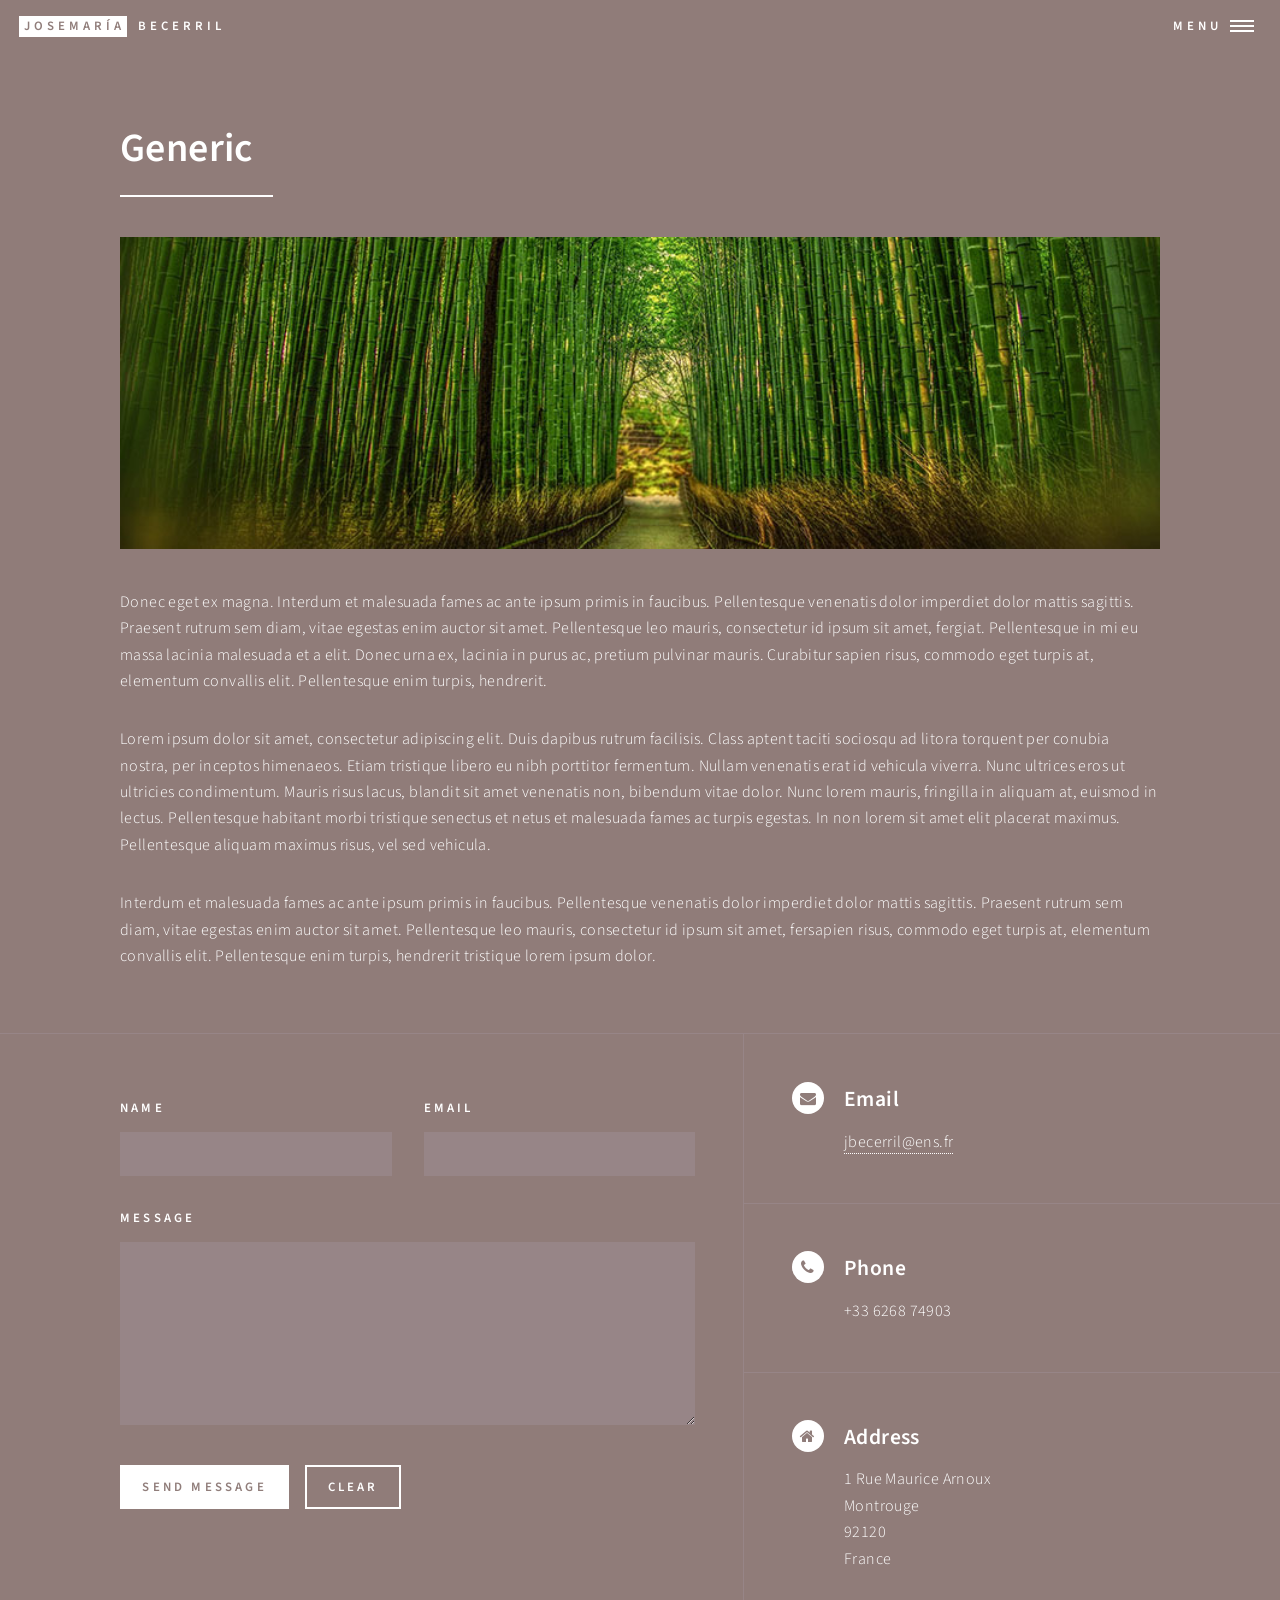
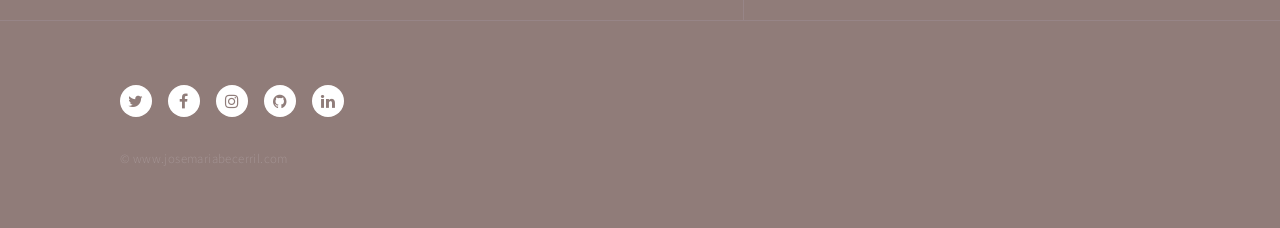
<file: generic/index.html>
<!DOCTYPE html><html><head><meta charSet="utf-8"/><meta http-equiv="x-ua-compatible" content="ie=edge"/><meta name="viewport" content="width=device-width, initial-scale=1, shrink-to-fit=no"/><style data-href="/styles.061367dd196901f65cc6.css" id="gatsby-global-css">@import url(https://fonts.googleapis.com/css?family=Source+Sans+Pro:300,300italic,600,600italic);
/*!
 *  Font Awesome 4.7.0 by @davegandy - http://fontawesome.io - @fontawesome
 *  License - http://fontawesome.io/license (Font: SIL OFL 1.1, CSS: MIT License)
 */@font-face{font-family:FontAwesome;src:url(/static/fontawesome-webfont-674f50d287a8c48dc19ba404d20fe713.eot);src:url(/static/fontawesome-webfont-674f50d287a8c48dc19ba404d20fe713.eot?#iefix&v=4.7.0) format("embedded-opentype"),url(/static/fontawesome-webfont-af7ae505a9eed503f8b8e6982036873e.woff2) format("woff2"),url(/static/fontawesome-webfont-fee66e712a8a08eef5805a46892932ad.woff) format("woff"),url(/static/fontawesome-webfont-b06871f281fee6b241d60582ae9369b9.ttf) format("truetype"),url(/static/fontawesome-webfont-912ec66d7572ff821749319396470bde.svg#fontawesomeregular) format("svg");font-weight:400;font-style:normal}.fa{display:inline-block;font:normal normal normal 14px/1 FontAwesome;font-size:inherit;text-rendering:auto;-webkit-font-smoothing:antialiased;-moz-osx-font-smoothing:grayscale}.fa-lg{font-size:1.33333333em;line-height:.75em;vertical-align:-15%}.fa-2x{font-size:2em}.fa-3x{font-size:3em}.fa-4x{font-size:4em}.fa-5x{font-size:5em}.fa-fw{width:1.28571429em;text-align:center}.fa-ul{padding-left:0;margin-left:2.14285714em;list-style-type:none}.fa-ul>li{position:relative}.fa-li{position:absolute;left:-2.14285714em;width:2.14285714em;top:.14285714em;text-align:center}.fa-li.fa-lg{left:-1.85714286em}.fa-border{padding:.2em .25em .15em;border:.08em solid #eee;border-radius:.1em}.fa-pull-left{float:left}.fa-pull-right{float:right}.fa.fa-pull-left{margin-right:.3em}.fa.fa-pull-right{margin-left:.3em}.pull-right{float:right}.pull-left{float:left}.fa.pull-left{margin-right:.3em}.fa.pull-right{margin-left:.3em}.fa-spin{animation:fa-spin 2s linear infinite}.fa-pulse{animation:fa-spin 1s steps(8) infinite}@keyframes fa-spin{0%{transform:rotate(0deg)}to{transform:rotate(359deg)}}.fa-rotate-90{-ms-filter:"progid:DXImageTransform.Microsoft.BasicImage(rotation=1)";transform:rotate(90deg)}.fa-rotate-180{-ms-filter:"progid:DXImageTransform.Microsoft.BasicImage(rotation=2)";transform:rotate(180deg)}.fa-rotate-270{-ms-filter:"progid:DXImageTransform.Microsoft.BasicImage(rotation=3)";transform:rotate(270deg)}.fa-flip-horizontal{-ms-filter:"progid:DXImageTransform.Microsoft.BasicImage(rotation=0, mirror=1)";transform:scaleX(-1)}.fa-flip-vertical{-ms-filter:"progid:DXImageTransform.Microsoft.BasicImage(rotation=2, mirror=1)";transform:scaleY(-1)}:root .fa-flip-horizontal,:root .fa-flip-vertical,:root .fa-rotate-90,:root .fa-rotate-180,:root .fa-rotate-270{filter:none}.fa-stack{position:relative;display:inline-block;width:2em;height:2em;line-height:2em;vertical-align:middle}.fa-stack-1x,.fa-stack-2x{position:absolute;left:0;width:100%;text-align:center}.fa-stack-1x{line-height:inherit}.fa-stack-2x{font-size:2em}.fa-inverse{color:#fff}.fa-glass:before{content:"\F000"}.fa-music:before{content:"\F001"}.fa-search:before{content:"\F002"}.fa-envelope-o:before{content:"\F003"}.fa-heart:before{content:"\F004"}.fa-star:before{content:"\F005"}.fa-star-o:before{content:"\F006"}.fa-user:before{content:"\F007"}.fa-film:before{content:"\F008"}.fa-th-large:before{content:"\F009"}.fa-th:before{content:"\F00A"}.fa-th-list:before{content:"\F00B"}.fa-check:before{content:"\F00C"}.fa-close:before,.fa-remove:before,.fa-times:before{content:"\F00D"}.fa-search-plus:before{content:"\F00E"}.fa-search-minus:before{content:"\F010"}.fa-power-off:before{content:"\F011"}.fa-signal:before{content:"\F012"}.fa-cog:before,.fa-gear:before{content:"\F013"}.fa-trash-o:before{content:"\F014"}.fa-home:before{content:"\F015"}.fa-file-o:before{content:"\F016"}.fa-clock-o:before{content:"\F017"}.fa-road:before{content:"\F018"}.fa-download:before{content:"\F019"}.fa-arrow-circle-o-down:before{content:"\F01A"}.fa-arrow-circle-o-up:before{content:"\F01B"}.fa-inbox:before{content:"\F01C"}.fa-play-circle-o:before{content:"\F01D"}.fa-repeat:before,.fa-rotate-right:before{content:"\F01E"}.fa-refresh:before{content:"\F021"}.fa-list-alt:before{content:"\F022"}.fa-lock:before{content:"\F023"}.fa-flag:before{content:"\F024"}.fa-headphones:before{content:"\F025"}.fa-volume-off:before{content:"\F026"}.fa-volume-down:before{content:"\F027"}.fa-volume-up:before{content:"\F028"}.fa-qrcode:before{content:"\F029"}.fa-barcode:before{content:"\F02A"}.fa-tag:before{content:"\F02B"}.fa-tags:before{content:"\F02C"}.fa-book:before{content:"\F02D"}.fa-bookmark:before{content:"\F02E"}.fa-print:before{content:"\F02F"}.fa-camera:before{content:"\F030"}.fa-font:before{content:"\F031"}.fa-bold:before{content:"\F032"}.fa-italic:before{content:"\F033"}.fa-text-height:before{content:"\F034"}.fa-text-width:before{content:"\F035"}.fa-align-left:before{content:"\F036"}.fa-align-center:before{content:"\F037"}.fa-align-right:before{content:"\F038"}.fa-align-justify:before{content:"\F039"}.fa-list:before{content:"\F03A"}.fa-dedent:before,.fa-outdent:before{content:"\F03B"}.fa-indent:before{content:"\F03C"}.fa-video-camera:before{content:"\F03D"}.fa-image:before,.fa-photo:before,.fa-picture-o:before{content:"\F03E"}.fa-pencil:before{content:"\F040"}.fa-map-marker:before{content:"\F041"}.fa-adjust:before{content:"\F042"}.fa-tint:before{content:"\F043"}.fa-edit:before,.fa-pencil-square-o:before{content:"\F044"}.fa-share-square-o:before{content:"\F045"}.fa-check-square-o:before{content:"\F046"}.fa-arrows:before{content:"\F047"}.fa-step-backward:before{content:"\F048"}.fa-fast-backward:before{content:"\F049"}.fa-backward:before{content:"\F04A"}.fa-play:before{content:"\F04B"}.fa-pause:before{content:"\F04C"}.fa-stop:before{content:"\F04D"}.fa-forward:before{content:"\F04E"}.fa-fast-forward:before{content:"\F050"}.fa-step-forward:before{content:"\F051"}.fa-eject:before{content:"\F052"}.fa-chevron-left:before{content:"\F053"}.fa-chevron-right:before{content:"\F054"}.fa-plus-circle:before{content:"\F055"}.fa-minus-circle:before{content:"\F056"}.fa-times-circle:before{content:"\F057"}.fa-check-circle:before{content:"\F058"}.fa-question-circle:before{content:"\F059"}.fa-info-circle:before{content:"\F05A"}.fa-crosshairs:before{content:"\F05B"}.fa-times-circle-o:before{content:"\F05C"}.fa-check-circle-o:before{content:"\F05D"}.fa-ban:before{content:"\F05E"}.fa-arrow-left:before{content:"\F060"}.fa-arrow-right:before{content:"\F061"}.fa-arrow-up:before{content:"\F062"}.fa-arrow-down:before{content:"\F063"}.fa-mail-forward:before,.fa-share:before{content:"\F064"}.fa-expand:before{content:"\F065"}.fa-compress:before{content:"\F066"}.fa-plus:before{content:"\F067"}.fa-minus:before{content:"\F068"}.fa-asterisk:before{content:"\F069"}.fa-exclamation-circle:before{content:"\F06A"}.fa-gift:before{content:"\F06B"}.fa-leaf:before{content:"\F06C"}.fa-fire:before{content:"\F06D"}.fa-eye:before{content:"\F06E"}.fa-eye-slash:before{content:"\F070"}.fa-exclamation-triangle:before,.fa-warning:before{content:"\F071"}.fa-plane:before{content:"\F072"}.fa-calendar:before{content:"\F073"}.fa-random:before{content:"\F074"}.fa-comment:before{content:"\F075"}.fa-magnet:before{content:"\F076"}.fa-chevron-up:before{content:"\F077"}.fa-chevron-down:before{content:"\F078"}.fa-retweet:before{content:"\F079"}.fa-shopping-cart:before{content:"\F07A"}.fa-folder:before{content:"\F07B"}.fa-folder-open:before{content:"\F07C"}.fa-arrows-v:before{content:"\F07D"}.fa-arrows-h:before{content:"\F07E"}.fa-bar-chart-o:before,.fa-bar-chart:before{content:"\F080"}.fa-twitter-square:before{content:"\F081"}.fa-facebook-square:before{content:"\F082"}.fa-camera-retro:before{content:"\F083"}.fa-key:before{content:"\F084"}.fa-cogs:before,.fa-gears:before{content:"\F085"}.fa-comments:before{content:"\F086"}.fa-thumbs-o-up:before{content:"\F087"}.fa-thumbs-o-down:before{content:"\F088"}.fa-star-half:before{content:"\F089"}.fa-heart-o:before{content:"\F08A"}.fa-sign-out:before{content:"\F08B"}.fa-linkedin-square:before{content:"\F08C"}.fa-thumb-tack:before{content:"\F08D"}.fa-external-link:before{content:"\F08E"}.fa-sign-in:before{content:"\F090"}.fa-trophy:before{content:"\F091"}.fa-github-square:before{content:"\F092"}.fa-upload:before{content:"\F093"}.fa-lemon-o:before{content:"\F094"}.fa-phone:before{content:"\F095"}.fa-square-o:before{content:"\F096"}.fa-bookmark-o:before{content:"\F097"}.fa-phone-square:before{content:"\F098"}.fa-twitter:before{content:"\F099"}.fa-facebook-f:before,.fa-facebook:before{content:"\F09A"}.fa-github:before{content:"\F09B"}.fa-unlock:before{content:"\F09C"}.fa-credit-card:before{content:"\F09D"}.fa-feed:before,.fa-rss:before{content:"\F09E"}.fa-hdd-o:before{content:"\F0A0"}.fa-bullhorn:before{content:"\F0A1"}.fa-bell:before{content:"\F0F3"}.fa-certificate:before{content:"\F0A3"}.fa-hand-o-right:before{content:"\F0A4"}.fa-hand-o-left:before{content:"\F0A5"}.fa-hand-o-up:before{content:"\F0A6"}.fa-hand-o-down:before{content:"\F0A7"}.fa-arrow-circle-left:before{content:"\F0A8"}.fa-arrow-circle-right:before{content:"\F0A9"}.fa-arrow-circle-up:before{content:"\F0AA"}.fa-arrow-circle-down:before{content:"\F0AB"}.fa-globe:before{content:"\F0AC"}.fa-wrench:before{content:"\F0AD"}.fa-tasks:before{content:"\F0AE"}.fa-filter:before{content:"\F0B0"}.fa-briefcase:before{content:"\F0B1"}.fa-arrows-alt:before{content:"\F0B2"}.fa-group:before,.fa-users:before{content:"\F0C0"}.fa-chain:before,.fa-link:before{content:"\F0C1"}.fa-cloud:before{content:"\F0C2"}.fa-flask:before{content:"\F0C3"}.fa-cut:before,.fa-scissors:before{content:"\F0C4"}.fa-copy:before,.fa-files-o:before{content:"\F0C5"}.fa-paperclip:before{content:"\F0C6"}.fa-floppy-o:before,.fa-save:before{content:"\F0C7"}.fa-square:before{content:"\F0C8"}.fa-bars:before,.fa-navicon:before,.fa-reorder:before{content:"\F0C9"}.fa-list-ul:before{content:"\F0CA"}.fa-list-ol:before{content:"\F0CB"}.fa-strikethrough:before{content:"\F0CC"}.fa-underline:before{content:"\F0CD"}.fa-table:before{content:"\F0CE"}.fa-magic:before{content:"\F0D0"}.fa-truck:before{content:"\F0D1"}.fa-pinterest:before{content:"\F0D2"}.fa-pinterest-square:before{content:"\F0D3"}.fa-google-plus-square:before{content:"\F0D4"}.fa-google-plus:before{content:"\F0D5"}.fa-money:before{content:"\F0D6"}.fa-caret-down:before{content:"\F0D7"}.fa-caret-up:before{content:"\F0D8"}.fa-caret-left:before{content:"\F0D9"}.fa-caret-right:before{content:"\F0DA"}.fa-columns:before{content:"\F0DB"}.fa-sort:before,.fa-unsorted:before{content:"\F0DC"}.fa-sort-desc:before,.fa-sort-down:before{content:"\F0DD"}.fa-sort-asc:before,.fa-sort-up:before{content:"\F0DE"}.fa-envelope:before{content:"\F0E0"}.fa-linkedin:before{content:"\F0E1"}.fa-rotate-left:before,.fa-undo:before{content:"\F0E2"}.fa-gavel:before,.fa-legal:before{content:"\F0E3"}.fa-dashboard:before,.fa-tachometer:before{content:"\F0E4"}.fa-comment-o:before{content:"\F0E5"}.fa-comments-o:before{content:"\F0E6"}.fa-bolt:before,.fa-flash:before{content:"\F0E7"}.fa-sitemap:before{content:"\F0E8"}.fa-umbrella:before{content:"\F0E9"}.fa-clipboard:before,.fa-paste:before{content:"\F0EA"}.fa-lightbulb-o:before{content:"\F0EB"}.fa-exchange:before{content:"\F0EC"}.fa-cloud-download:before{content:"\F0ED"}.fa-cloud-upload:before{content:"\F0EE"}.fa-user-md:before{content:"\F0F0"}.fa-stethoscope:before{content:"\F0F1"}.fa-suitcase:before{content:"\F0F2"}.fa-bell-o:before{content:"\F0A2"}.fa-coffee:before{content:"\F0F4"}.fa-cutlery:before{content:"\F0F5"}.fa-file-text-o:before{content:"\F0F6"}.fa-building-o:before{content:"\F0F7"}.fa-hospital-o:before{content:"\F0F8"}.fa-ambulance:before{content:"\F0F9"}.fa-medkit:before{content:"\F0FA"}.fa-fighter-jet:before{content:"\F0FB"}.fa-beer:before{content:"\F0FC"}.fa-h-square:before{content:"\F0FD"}.fa-plus-square:before{content:"\F0FE"}.fa-angle-double-left:before{content:"\F100"}.fa-angle-double-right:before{content:"\F101"}.fa-angle-double-up:before{content:"\F102"}.fa-angle-double-down:before{content:"\F103"}.fa-angle-left:before{content:"\F104"}.fa-angle-right:before{content:"\F105"}.fa-angle-up:before{content:"\F106"}.fa-angle-down:before{content:"\F107"}.fa-desktop:before{content:"\F108"}.fa-laptop:before{content:"\F109"}.fa-tablet:before{content:"\F10A"}.fa-mobile-phone:before,.fa-mobile:before{content:"\F10B"}.fa-circle-o:before{content:"\F10C"}.fa-quote-left:before{content:"\F10D"}.fa-quote-right:before{content:"\F10E"}.fa-spinner:before{content:"\F110"}.fa-circle:before{content:"\F111"}.fa-mail-reply:before,.fa-reply:before{content:"\F112"}.fa-github-alt:before{content:"\F113"}.fa-folder-o:before{content:"\F114"}.fa-folder-open-o:before{content:"\F115"}.fa-smile-o:before{content:"\F118"}.fa-frown-o:before{content:"\F119"}.fa-meh-o:before{content:"\F11A"}.fa-gamepad:before{content:"\F11B"}.fa-keyboard-o:before{content:"\F11C"}.fa-flag-o:before{content:"\F11D"}.fa-flag-checkered:before{content:"\F11E"}.fa-terminal:before{content:"\F120"}.fa-code:before{content:"\F121"}.fa-mail-reply-all:before,.fa-reply-all:before{content:"\F122"}.fa-star-half-empty:before,.fa-star-half-full:before,.fa-star-half-o:before{content:"\F123"}.fa-location-arrow:before{content:"\F124"}.fa-crop:before{content:"\F125"}.fa-code-fork:before{content:"\F126"}.fa-chain-broken:before,.fa-unlink:before{content:"\F127"}.fa-question:before{content:"\F128"}.fa-info:before{content:"\F129"}.fa-exclamation:before{content:"\F12A"}.fa-superscript:before{content:"\F12B"}.fa-subscript:before{content:"\F12C"}.fa-eraser:before{content:"\F12D"}.fa-puzzle-piece:before{content:"\F12E"}.fa-microphone:before{content:"\F130"}.fa-microphone-slash:before{content:"\F131"}.fa-shield:before{content:"\F132"}.fa-calendar-o:before{content:"\F133"}.fa-fire-extinguisher:before{content:"\F134"}.fa-rocket:before{content:"\F135"}.fa-maxcdn:before{content:"\F136"}.fa-chevron-circle-left:before{content:"\F137"}.fa-chevron-circle-right:before{content:"\F138"}.fa-chevron-circle-up:before{content:"\F139"}.fa-chevron-circle-down:before{content:"\F13A"}.fa-html5:before{content:"\F13B"}.fa-css3:before{content:"\F13C"}.fa-anchor:before{content:"\F13D"}.fa-unlock-alt:before{content:"\F13E"}.fa-bullseye:before{content:"\F140"}.fa-ellipsis-h:before{content:"\F141"}.fa-ellipsis-v:before{content:"\F142"}.fa-rss-square:before{content:"\F143"}.fa-play-circle:before{content:"\F144"}.fa-ticket:before{content:"\F145"}.fa-minus-square:before{content:"\F146"}.fa-minus-square-o:before{content:"\F147"}.fa-level-up:before{content:"\F148"}.fa-level-down:before{content:"\F149"}.fa-check-square:before{content:"\F14A"}.fa-pencil-square:before{content:"\F14B"}.fa-external-link-square:before{content:"\F14C"}.fa-share-square:before{content:"\F14D"}.fa-compass:before{content:"\F14E"}.fa-caret-square-o-down:before,.fa-toggle-down:before{content:"\F150"}.fa-caret-square-o-up:before,.fa-toggle-up:before{content:"\F151"}.fa-caret-square-o-right:before,.fa-toggle-right:before{content:"\F152"}.fa-eur:before,.fa-euro:before{content:"\F153"}.fa-gbp:before{content:"\F154"}.fa-dollar:before,.fa-usd:before{content:"\F155"}.fa-inr:before,.fa-rupee:before{content:"\F156"}.fa-cny:before,.fa-jpy:before,.fa-rmb:before,.fa-yen:before{content:"\F157"}.fa-rouble:before,.fa-rub:before,.fa-ruble:before{content:"\F158"}.fa-krw:before,.fa-won:before{content:"\F159"}.fa-bitcoin:before,.fa-btc:before{content:"\F15A"}.fa-file:before{content:"\F15B"}.fa-file-text:before{content:"\F15C"}.fa-sort-alpha-asc:before{content:"\F15D"}.fa-sort-alpha-desc:before{content:"\F15E"}.fa-sort-amount-asc:before{content:"\F160"}.fa-sort-amount-desc:before{content:"\F161"}.fa-sort-numeric-asc:before{content:"\F162"}.fa-sort-numeric-desc:before{content:"\F163"}.fa-thumbs-up:before{content:"\F164"}.fa-thumbs-down:before{content:"\F165"}.fa-youtube-square:before{content:"\F166"}.fa-youtube:before{content:"\F167"}.fa-xing:before{content:"\F168"}.fa-xing-square:before{content:"\F169"}.fa-youtube-play:before{content:"\F16A"}.fa-dropbox:before{content:"\F16B"}.fa-stack-overflow:before{content:"\F16C"}.fa-instagram:before{content:"\F16D"}.fa-flickr:before{content:"\F16E"}.fa-adn:before{content:"\F170"}.fa-bitbucket:before{content:"\F171"}.fa-bitbucket-square:before{content:"\F172"}.fa-tumblr:before{content:"\F173"}.fa-tumblr-square:before{content:"\F174"}.fa-long-arrow-down:before{content:"\F175"}.fa-long-arrow-up:before{content:"\F176"}.fa-long-arrow-left:before{content:"\F177"}.fa-long-arrow-right:before{content:"\F178"}.fa-apple:before{content:"\F179"}.fa-windows:before{content:"\F17A"}.fa-android:before{content:"\F17B"}.fa-linux:before{content:"\F17C"}.fa-dribbble:before{content:"\F17D"}.fa-skype:before{content:"\F17E"}.fa-foursquare:before{content:"\F180"}.fa-trello:before{content:"\F181"}.fa-female:before{content:"\F182"}.fa-male:before{content:"\F183"}.fa-gittip:before,.fa-gratipay:before{content:"\F184"}.fa-sun-o:before{content:"\F185"}.fa-moon-o:before{content:"\F186"}.fa-archive:before{content:"\F187"}.fa-bug:before{content:"\F188"}.fa-vk:before{content:"\F189"}.fa-weibo:before{content:"\F18A"}.fa-renren:before{content:"\F18B"}.fa-pagelines:before{content:"\F18C"}.fa-stack-exchange:before{content:"\F18D"}.fa-arrow-circle-o-right:before{content:"\F18E"}.fa-arrow-circle-o-left:before{content:"\F190"}.fa-caret-square-o-left:before,.fa-toggle-left:before{content:"\F191"}.fa-dot-circle-o:before{content:"\F192"}.fa-wheelchair:before{content:"\F193"}.fa-vimeo-square:before{content:"\F194"}.fa-try:before,.fa-turkish-lira:before{content:"\F195"}.fa-plus-square-o:before{content:"\F196"}.fa-space-shuttle:before{content:"\F197"}.fa-slack:before{content:"\F198"}.fa-envelope-square:before{content:"\F199"}.fa-wordpress:before{content:"\F19A"}.fa-openid:before{content:"\F19B"}.fa-bank:before,.fa-institution:before,.fa-university:before{content:"\F19C"}.fa-graduation-cap:before,.fa-mortar-board:before{content:"\F19D"}.fa-yahoo:before{content:"\F19E"}.fa-google:before{content:"\F1A0"}.fa-reddit:before{content:"\F1A1"}.fa-reddit-square:before{content:"\F1A2"}.fa-stumbleupon-circle:before{content:"\F1A3"}.fa-stumbleupon:before{content:"\F1A4"}.fa-delicious:before{content:"\F1A5"}.fa-digg:before{content:"\F1A6"}.fa-pied-piper-pp:before{content:"\F1A7"}.fa-pied-piper-alt:before{content:"\F1A8"}.fa-drupal:before{content:"\F1A9"}.fa-joomla:before{content:"\F1AA"}.fa-language:before{content:"\F1AB"}.fa-fax:before{content:"\F1AC"}.fa-building:before{content:"\F1AD"}.fa-child:before{content:"\F1AE"}.fa-paw:before{content:"\F1B0"}.fa-spoon:before{content:"\F1B1"}.fa-cube:before{content:"\F1B2"}.fa-cubes:before{content:"\F1B3"}.fa-behance:before{content:"\F1B4"}.fa-behance-square:before{content:"\F1B5"}.fa-steam:before{content:"\F1B6"}.fa-steam-square:before{content:"\F1B7"}.fa-recycle:before{content:"\F1B8"}.fa-automobile:before,.fa-car:before{content:"\F1B9"}.fa-cab:before,.fa-taxi:before{content:"\F1BA"}.fa-tree:before{content:"\F1BB"}.fa-spotify:before{content:"\F1BC"}.fa-deviantart:before{content:"\F1BD"}.fa-soundcloud:before{content:"\F1BE"}.fa-database:before{content:"\F1C0"}.fa-file-pdf-o:before{content:"\F1C1"}.fa-file-word-o:before{content:"\F1C2"}.fa-file-excel-o:before{content:"\F1C3"}.fa-file-powerpoint-o:before{content:"\F1C4"}.fa-file-image-o:before,.fa-file-photo-o:before,.fa-file-picture-o:before{content:"\F1C5"}.fa-file-archive-o:before,.fa-file-zip-o:before{content:"\F1C6"}.fa-file-audio-o:before,.fa-file-sound-o:before{content:"\F1C7"}.fa-file-movie-o:before,.fa-file-video-o:before{content:"\F1C8"}.fa-file-code-o:before{content:"\F1C9"}.fa-vine:before{content:"\F1CA"}.fa-codepen:before{content:"\F1CB"}.fa-jsfiddle:before{content:"\F1CC"}.fa-life-bouy:before,.fa-life-buoy:before,.fa-life-ring:before,.fa-life-saver:before,.fa-support:before{content:"\F1CD"}.fa-circle-o-notch:before{content:"\F1CE"}.fa-ra:before,.fa-rebel:before,.fa-resistance:before{content:"\F1D0"}.fa-empire:before,.fa-ge:before{content:"\F1D1"}.fa-git-square:before{content:"\F1D2"}.fa-git:before{content:"\F1D3"}.fa-hacker-news:before,.fa-y-combinator-square:before,.fa-yc-square:before{content:"\F1D4"}.fa-tencent-weibo:before{content:"\F1D5"}.fa-qq:before{content:"\F1D6"}.fa-wechat:before,.fa-weixin:before{content:"\F1D7"}.fa-paper-plane:before,.fa-send:before{content:"\F1D8"}.fa-paper-plane-o:before,.fa-send-o:before{content:"\F1D9"}.fa-history:before{content:"\F1DA"}.fa-circle-thin:before{content:"\F1DB"}.fa-header:before{content:"\F1DC"}.fa-paragraph:before{content:"\F1DD"}.fa-sliders:before{content:"\F1DE"}.fa-share-alt:before{content:"\F1E0"}.fa-share-alt-square:before{content:"\F1E1"}.fa-bomb:before{content:"\F1E2"}.fa-futbol-o:before,.fa-soccer-ball-o:before{content:"\F1E3"}.fa-tty:before{content:"\F1E4"}.fa-binoculars:before{content:"\F1E5"}.fa-plug:before{content:"\F1E6"}.fa-slideshare:before{content:"\F1E7"}.fa-twitch:before{content:"\F1E8"}.fa-yelp:before{content:"\F1E9"}.fa-newspaper-o:before{content:"\F1EA"}.fa-wifi:before{content:"\F1EB"}.fa-calculator:before{content:"\F1EC"}.fa-paypal:before{content:"\F1ED"}.fa-google-wallet:before{content:"\F1EE"}.fa-cc-visa:before{content:"\F1F0"}.fa-cc-mastercard:before{content:"\F1F1"}.fa-cc-discover:before{content:"\F1F2"}.fa-cc-amex:before{content:"\F1F3"}.fa-cc-paypal:before{content:"\F1F4"}.fa-cc-stripe:before{content:"\F1F5"}.fa-bell-slash:before{content:"\F1F6"}.fa-bell-slash-o:before{content:"\F1F7"}.fa-trash:before{content:"\F1F8"}.fa-copyright:before{content:"\F1F9"}.fa-at:before{content:"\F1FA"}.fa-eyedropper:before{content:"\F1FB"}.fa-paint-brush:before{content:"\F1FC"}.fa-birthday-cake:before{content:"\F1FD"}.fa-area-chart:before{content:"\F1FE"}.fa-pie-chart:before{content:"\F200"}.fa-line-chart:before{content:"\F201"}.fa-lastfm:before{content:"\F202"}.fa-lastfm-square:before{content:"\F203"}.fa-toggle-off:before{content:"\F204"}.fa-toggle-on:before{content:"\F205"}.fa-bicycle:before{content:"\F206"}.fa-bus:before{content:"\F207"}.fa-ioxhost:before{content:"\F208"}.fa-angellist:before{content:"\F209"}.fa-cc:before{content:"\F20A"}.fa-ils:before,.fa-shekel:before,.fa-sheqel:before{content:"\F20B"}.fa-meanpath:before{content:"\F20C"}.fa-buysellads:before{content:"\F20D"}.fa-connectdevelop:before{content:"\F20E"}.fa-dashcube:before{content:"\F210"}.fa-forumbee:before{content:"\F211"}.fa-leanpub:before{content:"\F212"}.fa-sellsy:before{content:"\F213"}.fa-shirtsinbulk:before{content:"\F214"}.fa-simplybuilt:before{content:"\F215"}.fa-skyatlas:before{content:"\F216"}.fa-cart-plus:before{content:"\F217"}.fa-cart-arrow-down:before{content:"\F218"}.fa-diamond:before{content:"\F219"}.fa-ship:before{content:"\F21A"}.fa-user-secret:before{content:"\F21B"}.fa-motorcycle:before{content:"\F21C"}.fa-street-view:before{content:"\F21D"}.fa-heartbeat:before{content:"\F21E"}.fa-venus:before{content:"\F221"}.fa-mars:before{content:"\F222"}.fa-mercury:before{content:"\F223"}.fa-intersex:before,.fa-transgender:before{content:"\F224"}.fa-transgender-alt:before{content:"\F225"}.fa-venus-double:before{content:"\F226"}.fa-mars-double:before{content:"\F227"}.fa-venus-mars:before{content:"\F228"}.fa-mars-stroke:before{content:"\F229"}.fa-mars-stroke-v:before{content:"\F22A"}.fa-mars-stroke-h:before{content:"\F22B"}.fa-neuter:before{content:"\F22C"}.fa-genderless:before{content:"\F22D"}.fa-facebook-official:before{content:"\F230"}.fa-pinterest-p:before{content:"\F231"}.fa-whatsapp:before{content:"\F232"}.fa-server:before{content:"\F233"}.fa-user-plus:before{content:"\F234"}.fa-user-times:before{content:"\F235"}.fa-bed:before,.fa-hotel:before{content:"\F236"}.fa-viacoin:before{content:"\F237"}.fa-train:before{content:"\F238"}.fa-subway:before{content:"\F239"}.fa-medium:before{content:"\F23A"}.fa-y-combinator:before,.fa-yc:before{content:"\F23B"}.fa-optin-monster:before{content:"\F23C"}.fa-opencart:before{content:"\F23D"}.fa-expeditedssl:before{content:"\F23E"}.fa-battery-4:before,.fa-battery-full:before,.fa-battery:before{content:"\F240"}.fa-battery-3:before,.fa-battery-three-quarters:before{content:"\F241"}.fa-battery-2:before,.fa-battery-half:before{content:"\F242"}.fa-battery-1:before,.fa-battery-quarter:before{content:"\F243"}.fa-battery-0:before,.fa-battery-empty:before{content:"\F244"}.fa-mouse-pointer:before{content:"\F245"}.fa-i-cursor:before{content:"\F246"}.fa-object-group:before{content:"\F247"}.fa-object-ungroup:before{content:"\F248"}.fa-sticky-note:before{content:"\F249"}.fa-sticky-note-o:before{content:"\F24A"}.fa-cc-jcb:before{content:"\F24B"}.fa-cc-diners-club:before{content:"\F24C"}.fa-clone:before{content:"\F24D"}.fa-balance-scale:before{content:"\F24E"}.fa-hourglass-o:before{content:"\F250"}.fa-hourglass-1:before,.fa-hourglass-start:before{content:"\F251"}.fa-hourglass-2:before,.fa-hourglass-half:before{content:"\F252"}.fa-hourglass-3:before,.fa-hourglass-end:before{content:"\F253"}.fa-hourglass:before{content:"\F254"}.fa-hand-grab-o:before,.fa-hand-rock-o:before{content:"\F255"}.fa-hand-paper-o:before,.fa-hand-stop-o:before{content:"\F256"}.fa-hand-scissors-o:before{content:"\F257"}.fa-hand-lizard-o:before{content:"\F258"}.fa-hand-spock-o:before{content:"\F259"}.fa-hand-pointer-o:before{content:"\F25A"}.fa-hand-peace-o:before{content:"\F25B"}.fa-trademark:before{content:"\F25C"}.fa-registered:before{content:"\F25D"}.fa-creative-commons:before{content:"\F25E"}.fa-gg:before{content:"\F260"}.fa-gg-circle:before{content:"\F261"}.fa-tripadvisor:before{content:"\F262"}.fa-odnoklassniki:before{content:"\F263"}.fa-odnoklassniki-square:before{content:"\F264"}.fa-get-pocket:before{content:"\F265"}.fa-wikipedia-w:before{content:"\F266"}.fa-safari:before{content:"\F267"}.fa-chrome:before{content:"\F268"}.fa-firefox:before{content:"\F269"}.fa-opera:before{content:"\F26A"}.fa-internet-explorer:before{content:"\F26B"}.fa-television:before,.fa-tv:before{content:"\F26C"}.fa-contao:before{content:"\F26D"}.fa-500px:before{content:"\F26E"}.fa-amazon:before{content:"\F270"}.fa-calendar-plus-o:before{content:"\F271"}.fa-calendar-minus-o:before{content:"\F272"}.fa-calendar-times-o:before{content:"\F273"}.fa-calendar-check-o:before{content:"\F274"}.fa-industry:before{content:"\F275"}.fa-map-pin:before{content:"\F276"}.fa-map-signs:before{content:"\F277"}.fa-map-o:before{content:"\F278"}.fa-map:before{content:"\F279"}.fa-commenting:before{content:"\F27A"}.fa-commenting-o:before{content:"\F27B"}.fa-houzz:before{content:"\F27C"}.fa-vimeo:before{content:"\F27D"}.fa-black-tie:before{content:"\F27E"}.fa-fonticons:before{content:"\F280"}.fa-reddit-alien:before{content:"\F281"}.fa-edge:before{content:"\F282"}.fa-credit-card-alt:before{content:"\F283"}.fa-codiepie:before{content:"\F284"}.fa-modx:before{content:"\F285"}.fa-fort-awesome:before{content:"\F286"}.fa-usb:before{content:"\F287"}.fa-product-hunt:before{content:"\F288"}.fa-mixcloud:before{content:"\F289"}.fa-scribd:before{content:"\F28A"}.fa-pause-circle:before{content:"\F28B"}.fa-pause-circle-o:before{content:"\F28C"}.fa-stop-circle:before{content:"\F28D"}.fa-stop-circle-o:before{content:"\F28E"}.fa-shopping-bag:before{content:"\F290"}.fa-shopping-basket:before{content:"\F291"}.fa-hashtag:before{content:"\F292"}.fa-bluetooth:before{content:"\F293"}.fa-bluetooth-b:before{content:"\F294"}.fa-percent:before{content:"\F295"}.fa-gitlab:before{content:"\F296"}.fa-wpbeginner:before{content:"\F297"}.fa-wpforms:before{content:"\F298"}.fa-envira:before{content:"\F299"}.fa-universal-access:before{content:"\F29A"}.fa-wheelchair-alt:before{content:"\F29B"}.fa-question-circle-o:before{content:"\F29C"}.fa-blind:before{content:"\F29D"}.fa-audio-description:before{content:"\F29E"}.fa-volume-control-phone:before{content:"\F2A0"}.fa-braille:before{content:"\F2A1"}.fa-assistive-listening-systems:before{content:"\F2A2"}.fa-american-sign-language-interpreting:before,.fa-asl-interpreting:before{content:"\F2A3"}.fa-deaf:before,.fa-deafness:before,.fa-hard-of-hearing:before{content:"\F2A4"}.fa-glide:before{content:"\F2A5"}.fa-glide-g:before{content:"\F2A6"}.fa-sign-language:before,.fa-signing:before{content:"\F2A7"}.fa-low-vision:before{content:"\F2A8"}.fa-viadeo:before{content:"\F2A9"}.fa-viadeo-square:before{content:"\F2AA"}.fa-snapchat:before{content:"\F2AB"}.fa-snapchat-ghost:before{content:"\F2AC"}.fa-snapchat-square:before{content:"\F2AD"}.fa-pied-piper:before{content:"\F2AE"}.fa-first-order:before{content:"\F2B0"}.fa-yoast:before{content:"\F2B1"}.fa-themeisle:before{content:"\F2B2"}.fa-google-plus-circle:before,.fa-google-plus-official:before{content:"\F2B3"}.fa-fa:before,.fa-font-awesome:before{content:"\F2B4"}.fa-handshake-o:before{content:"\F2B5"}.fa-envelope-open:before{content:"\F2B6"}.fa-envelope-open-o:before{content:"\F2B7"}.fa-linode:before{content:"\F2B8"}.fa-address-book:before{content:"\F2B9"}.fa-address-book-o:before{content:"\F2BA"}.fa-address-card:before,.fa-vcard:before{content:"\F2BB"}.fa-address-card-o:before,.fa-vcard-o:before{content:"\F2BC"}.fa-user-circle:before{content:"\F2BD"}.fa-user-circle-o:before{content:"\F2BE"}.fa-user-o:before{content:"\F2C0"}.fa-id-badge:before{content:"\F2C1"}.fa-drivers-license:before,.fa-id-card:before{content:"\F2C2"}.fa-drivers-license-o:before,.fa-id-card-o:before{content:"\F2C3"}.fa-quora:before{content:"\F2C4"}.fa-free-code-camp:before{content:"\F2C5"}.fa-telegram:before{content:"\F2C6"}.fa-thermometer-4:before,.fa-thermometer-full:before,.fa-thermometer:before{content:"\F2C7"}.fa-thermometer-3:before,.fa-thermometer-three-quarters:before{content:"\F2C8"}.fa-thermometer-2:before,.fa-thermometer-half:before{content:"\F2C9"}.fa-thermometer-1:before,.fa-thermometer-quarter:before{content:"\F2CA"}.fa-thermometer-0:before,.fa-thermometer-empty:before{content:"\F2CB"}.fa-shower:before{content:"\F2CC"}.fa-bath:before,.fa-bathtub:before,.fa-s15:before{content:"\F2CD"}.fa-podcast:before{content:"\F2CE"}.fa-window-maximize:before{content:"\F2D0"}.fa-window-minimize:before{content:"\F2D1"}.fa-window-restore:before{content:"\F2D2"}.fa-times-rectangle:before,.fa-window-close:before{content:"\F2D3"}.fa-times-rectangle-o:before,.fa-window-close-o:before{content:"\F2D4"}.fa-bandcamp:before{content:"\F2D5"}.fa-grav:before{content:"\F2D6"}.fa-etsy:before{content:"\F2D7"}.fa-imdb:before{content:"\F2D8"}.fa-ravelry:before{content:"\F2D9"}.fa-eercast:before{content:"\F2DA"}.fa-microchip:before{content:"\F2DB"}.fa-snowflake-o:before{content:"\F2DC"}.fa-superpowers:before{content:"\F2DD"}.fa-wpexplorer:before{content:"\F2DE"}.fa-meetup:before{content:"\F2E0"}.sr-only{position:absolute;width:1px;height:1px;padding:0;margin:-1px;overflow:hidden;clip:rect(0,0,0,0);border:0}.sr-only-focusable:active,.sr-only-focusable:focus{position:static;width:auto;height:auto;margin:0;overflow:visible;clip:auto}.mb-5{margin-bottom:2em}@media screen and (min-width:981px){.grid-wrapper{display:grid;grid-gap:0 2.25em;grid-template-columns:repeat(12,1fr);margin:0 auto;width:100%}.col-1{grid-column:span 1}.col-2{grid-column:span 2}.col-3{grid-column:span 3}.col-4{grid-column:span 4}.col-5{grid-column:span 5}.col-6{grid-column:span 6}.col-7{grid-column:span 7}.col-8{grid-column:span 8}.col-9{grid-column:span 9}.col-10{grid-column:span 10}.col-11{grid-column:span 11}.col-12{grid-column:span 12}}a,abbr,acronym,address,applet,article,aside,audio,b,big,blockquote,body,canvas,caption,center,cite,code,dd,del,details,dfn,div,dl,dt,em,embed,fieldset,figcaption,figure,footer,form,h1,h2,h3,h4,h5,h6,header,hgroup,html,i,iframe,img,ins,kbd,label,legend,li,mark,menu,nav,object,ol,output,p,pre,q,ruby,s,samp,section,small,span,strike,strong,sub,summary,sup,table,tbody,td,tfoot,th,thead,time,tr,tt,u,ul,var,video{margin:0;padding:0;border:0;font-size:100%;font:inherit;vertical-align:baseline}article,aside,details,figcaption,figure,footer,header,hgroup,menu,nav,section{display:block}body{line-height:1}ol,ul{list-style:none}blockquote,q{quotes:none}blockquote:after,blockquote:before,q:after,q:before{content:"";content:none}table{border-collapse:collapse;border-spacing:0}body{-webkit-text-size-adjust:none}*,:after,:before{box-sizing:border-box}body{-ms-overflow-style:scrollbar}@media screen and (max-width:480px){body,html{min-width:320px}}body{background:rgba(87,57,53,.66)}body.is-loading *,body.is-loading :after,body.is-loading :before{animation:none!important;transition:none!important}body,input,select,textarea{color:#fff;font-family:Source Sans Pro,Helvetica,sans-serif;font-size:17pt;font-weight:300;letter-spacing:.025em;line-height:1.65}@media screen and (max-width:1680px){body,input,select,textarea{font-size:14pt}}@media screen and (max-width:1280px){body,input,select,textarea{font-size:12pt}}@media screen and (max-width:360px){body,input,select,textarea{font-size:11pt}}a{transition:color .2s ease-in-out,border-bottom-color .2s ease-in-out;border-bottom:1px dotted;color:inherit;text-decoration:none}a:hover{border-bottom-color:transparent;color:rgba(255,237,223,.66)!important}a:active{color:rgba(252,194,149,.66)!important}b,strong{color:#fff;font-weight:600}em,i{font-style:italic}p{margin:0 0 2em}h1,h2,h3,h4,h5,h6{color:#fff;font-weight:600;line-height:1.65;margin:0 0 1em}h1 a,h2 a,h3 a,h4 a,h5 a,h6 a{color:inherit;border-bottom:0}h1{font-size:2.5em}h2{font-size:1.75em}h3{font-size:1.35em}h4{font-size:1.1em}h5{font-size:.9em}h6{font-size:.7em}@media screen and (max-width:736px){h1{font-size:2em}h2{font-size:1.5em}h3{font-size:1.25em}}sub{top:.5em}sub,sup{font-size:.8em;position:relative}sup{top:-.5em}blockquote{border-left:4px solid rgba(212,212,255,.1);font-style:italic;margin:0 0 2em;padding:.5em 0 .5em 2em}code{background:rgba(212,212,255,.1);margin:0 .25em;padding:.25em .65em}code,pre{font-family:Courier New,monospace;font-size:.9em}pre{-webkit-overflow-scrolling:touch;margin:0 0 2em}pre code{display:block;line-height:1.75;padding:1em 1.5em;overflow-x:auto}hr{border:0;border-bottom:1px solid rgba(212,212,255,.1);margin:2em 0}hr.major{margin:3em 0}.align-left{text-align:left}.align-center{text-align:center}.align-right{text-align:right}article.special,section.special{text-align:center}header.major{width:-webkit-max-content;width:-ms-max-content;width:max-content;margin-bottom:2em}header.major>:first-child{margin-bottom:0;width:calc(100% + .5em)}header.major>:first-child:after{content:"";background-color:#fff;display:block;height:2px;margin:.325em 0 .5em;width:100%}header.major>p{font-size:.7em;font-weight:600;letter-spacing:.25em;margin-bottom:0;text-transform:uppercase}body.is-ie header.major>:first-child:after{max-width:9em}body.is-ie header.major>h1:after{max-width:100%!important}@media screen and (max-width:736px){header.major>p br{display:none}}form,form .field{margin:0 0 2em}form .field.half{width:50%;float:left;padding:0 0 0 1em}form .field.half.first{padding:0 1em 0 0}form>.actions{margin:2.5em 0 0!important}@media screen and (max-width:736px){form .field{margin:0 0 1.5em}form .field.half{padding:0 0 0 .75em}form .field.half.first{padding:0 .75em 0 0}form>.actions{margin:2em 0 0!important}}@media screen and (max-width:480px){form .field.half{width:100%;float:none;padding:0}form .field.half.first{padding:0}}label{color:#fff;display:block;font-size:.8em;font-weight:600;letter-spacing:.25em;margin:0 0 1em;text-transform:uppercase}input[type=email],input[type=password],input[type=search],input[type=tel],input[type=text],input[type=url],select,textarea{-webkit-appearance:none;appearance:none;background:rgba(212,212,255,.1);border:none;border-radius:0;color:inherit;display:block;outline:0;padding:0 1em;text-decoration:none;width:100%;resize:vertical}input[type=email]:invalid,input[type=password]:invalid,input[type=search]:invalid,input[type=tel]:invalid,input[type=text]:invalid,input[type=url]:invalid,select:invalid,textarea:invalid{box-shadow:none}input[type=email]:focus,input[type=password]:focus,input[type=search]:focus,input[type=tel]:focus,input[type=text]:focus,input[type=url]:focus,select:focus,textarea:focus{border-color:rgba(255,237,223,.66);box-shadow:0 0 0 2px rgba(255,237,223,.66)}.select-wrapper{text-decoration:none;display:block;position:relative}.select-wrapper:before{-moz-osx-font-smoothing:grayscale;-webkit-font-smoothing:antialiased;font-family:FontAwesome;font-style:normal;font-weight:400;text-transform:none!important;color:rgba(212,212,255,.1);content:"\F078";display:block;height:2.75em;line-height:2.75em;pointer-events:none;position:absolute;right:0;text-align:center;top:0;width:2.75em}.select-wrapper select::-ms-expand{display:none}input[type=email],input[type=password],input[type=search],input[type=tel],input[type=text],input[type=url],select{height:2.75em}textarea{padding:.75em 1em}input[type=checkbox],input[type=radio]{-webkit-appearance:none;appearance:none;display:block;float:left;margin-right:-2em;opacity:0;width:1em;z-index:-1}input[type=checkbox]+label,input[type=radio]+label{text-decoration:none;color:#fff;cursor:pointer;display:inline-block;font-weight:300;padding-left:2.65em;padding-right:.75em;position:relative}input[type=checkbox]+label:before,input[type=radio]+label:before{-moz-osx-font-smoothing:grayscale;-webkit-font-smoothing:antialiased;font-family:FontAwesome;font-style:normal;font-weight:400;text-transform:none!important;background:rgba(212,212,255,.1);content:"";display:inline-block;height:1.65em;left:0;letter-spacing:0;line-height:1.58125em;position:absolute;text-align:center;top:0;width:1.65em}input[type=checkbox]:checked+label:before,input[type=radio]:checked+label:before{background:#fff;border-color:rgba(255,237,223,.66);content:"\F00C";color:rgba(87,57,53,.66)}input[type=checkbox]:focus+label:before,input[type=radio]:focus+label:before{box-shadow:0 0 0 2px rgba(255,237,223,.66)}input[type=radio]+label:before{border-radius:100%}::-webkit-input-placeholder{color:rgba(244,244,255,.2)!important;opacity:1}:-moz-placeholder,::-moz-placeholder{color:rgba(244,244,255,.2)!important;opacity:1}:-ms-input-placeholder{color:rgba(244,244,255,.2)!important;opacity:1}.formerize-placeholder{color:rgba(244,244,255,.2)!important;opacity:1}.box{border:1px solid rgba(212,212,255,.1);margin-bottom:2em;padding:1.5em}.box>:last-child,.box>:last-child>:last-child,.box>:last-child>:last-child>:last-child{margin-bottom:0}.box.alt{border:0;border-radius:0;padding:0}.icon{text-decoration:none;border-bottom:none;position:relative}.icon:before{-moz-osx-font-smoothing:grayscale;-webkit-font-smoothing:antialiased;font-family:FontAwesome;font-style:normal;font-weight:400;text-transform:none!important}.icon>.label{display:none}.icon.alt:before{background-color:#fff;border-radius:100%;color:rgba(87,57,53,.66);display:inline-block;height:2em;line-height:2em;text-align:center;width:2em}a.icon.alt:before{transition:background-color .2s ease-in-out}a.icon.alt:hover:before{background-color:rgba(72,48,77,.66)}a.icon.alt:active:before{background-color:rgba(27,20,29,.66)}.image{border:0;display:inline-block;position:relative}.image img{display:block}.image.left,.image.right{max-width:30%}.image.left img,.image.right img{width:100%}.image.left{float:left;margin:0 1.5em 1.25em 0;top:.25em}.image.right{float:right;margin:0 0 1.25em 1.5em;top:.25em}.image.fit{display:block;margin:0 0 2em;width:100%}.image.fit img{width:100%}.image.main{display:block;margin:2.5em 0;width:100%}.image.main img{width:100%}@media screen and (max-width:736px){.image.main{margin:1.5em 0}}ol{list-style:decimal;margin:0 0 2em;padding-left:1.25em}ol li{padding-left:.25em}ul{list-style:disc;margin:0 0 2em;padding-left:1em}ul li{padding-left:.5em}ul.alt{list-style:none;padding-left:0}ul.alt li{border-top:1px solid rgba(212,212,255,.1);padding:.5em 0}ul.alt li:first-child{border-top:0;padding-top:0}ul.icons{cursor:default;list-style:none;padding-left:0}ul.icons li{display:inline-block;padding:0 1em 0 0}ul.icons li:last-child{padding-right:0}@media screen and (max-width:736px){ul.icons li{padding:0 .75em 0 0}}ul.actions{cursor:default;list-style:none;padding-left:0}ul.actions li{display:inline-block;padding:0 1em 0 0;vertical-align:middle}ul.actions li:last-child{padding-right:0}ul.actions.small li{padding:0 1em 0 0}ul.actions.vertical li{display:block;padding:1em 0 0}ul.actions.vertical li:first-child{padding-top:0}ul.actions.vertical li>*{margin-bottom:0}ul.actions.vertical.small li:first-child{padding-top:0}ul.actions.fit{display:table;margin-left:-1em;padding:0;table-layout:fixed;width:calc(100% + 1em)}ul.actions.fit li{display:table-cell;padding:0 0 0 1em}ul.actions.fit li>*{margin-bottom:0}ul.actions.fit.small{margin-left:-1em;width:calc(100% + 1em)}ul.actions.fit.small li{padding:0 0 0 1em}ul.pagination{cursor:default;list-style:none;padding-left:0}ul.pagination li{display:inline-block;padding-left:0;vertical-align:middle}ul.pagination li>.page{transition:background-color .2s ease-in-out,color .2s ease-in-out;border-bottom:0;display:inline-block;font-size:.8em;font-weight:600;height:1.5em;line-height:1.5em;margin:0 .125em;min-width:1.5em;padding:0 .5em;text-align:center}ul.pagination li>.page.active{background-color:#fff;color:rgba(87,57,53,.66)}ul.pagination li>.page.active:hover{background-color:rgba(255,237,223,.66);color:rgba(87,57,53,.66)!important}ul.pagination li>.page.active:active{background-color:rgba(252,194,149,.66)}ul.pagination li:first-child{padding-right:.75em}ul.pagination li:last-child{padding-left:.75em}@media screen and (max-width:480px){ul.pagination li:nth-child(n+2):nth-last-child(n+2){display:none}ul.pagination li:first-child{padding-right:0}}dl{margin:0 0 2em}dl dt{display:block;font-weight:600;margin:0 0 1em}dl dd{margin-left:2em}.table-wrapper{-webkit-overflow-scrolling:touch;overflow-x:auto}table{margin:0 0 2em;width:100%}table tbody tr{border:1px solid rgba(212,212,255,.1);border-left:0;border-right:0}table tbody tr:nth-child(odd){background-color:rgba(212,212,255,.1)}table td{padding:.75em}table th{color:#fff;font-size:.9em;font-weight:600;padding:0 .75em .75em;text-align:left}table thead{border-bottom:2px solid rgba(212,212,255,.1)}table tfoot{border-top:2px solid rgba(212,212,255,.1)}table.alt{border-collapse:separate}table.alt tbody tr td{border-color:rgba(212,212,255,.1);border-style:solid;border-width:0 1px 1px 0}table.alt tbody tr td:first-child{border-left-width:1px}table.alt tbody tr:first-child td{border-top-width:1px}table.alt thead{border-bottom:0}table.alt tfoot{border-top:0}.button,button,input[type=button],input[type=reset],input[type=submit]{-webkit-appearance:none;appearance:none;transition:background-color .2s ease-in-out,box-shadow .2s ease-in-out,color .2s ease-in-out;background-color:transparent;border:0;border-radius:0;box-shadow:inset 0 0 0 2px #fff;color:#fff;cursor:pointer;display:inline-block;font-size:.8em;font-weight:600;height:3.5em;letter-spacing:.25em;line-height:3.5em;padding:0 1.75em;text-align:center;text-decoration:none;text-transform:uppercase;white-space:nowrap}.button:active,.button:hover,button:active,button:hover,input[type=button]:active,input[type=button]:hover,input[type=reset]:active,input[type=reset]:hover,input[type=submit]:active,input[type=submit]:hover{box-shadow:inset 0 0 0 2px rgba(255,237,223,.66);color:rgba(255,237,223,.66)}.button:active,button:active,input[type=button]:active,input[type=reset]:active,input[type=submit]:active{background-color:rgba(255,237,223,0);box-shadow:inset 0 0 0 2px rgba(252,194,149,.66);color:rgba(252,194,149,.66)}.button.icon:before,button.icon:before,input[type=button].icon:before,input[type=reset].icon:before,input[type=submit].icon:before{margin-right:.5em}.button.fit,button.fit,input[type=button].fit,input[type=reset].fit,input[type=submit].fit{display:block;margin:0 0 1em;width:100%}.button.small,button.small,input[type=button].small,input[type=reset].small,input[type=submit].small{font-size:.6em}.button.big,button.big,input[type=button].big,input[type=reset].big,input[type=submit].big{font-size:1.25em;height:3em;line-height:3em}.button.next,button.next,input[type=button].next,input[type=reset].next,input[type=submit].next{padding-right:4.5em;position:relative}.button.next:after,.button.next:before,button.next:after,button.next:before,input[type=button].next:after,input[type=button].next:before,input[type=reset].next:after,input[type=reset].next:before,input[type=submit].next:after,input[type=submit].next:before{transition:opacity .2s ease-in-out;background-position:100%;background-repeat:no-repeat;background-size:36px 24px;content:"";display:block;height:100%;position:absolute;right:1.5em;top:0;vertical-align:middle;width:36px}.button.next:before,button.next:before,input[type=button].next:before,input[type=reset].next:before,input[type=submit].next:before{background-image:url("data:image/svg+xml;charset=utf8,%3Csvg xmlns='http://www.w3.org/2000/svg' xmlns:xlink='http://www.w3.org/1999/xlink' width='36px' height='24px' viewBox='0 0 36 24' zoomAndPan='disable'%3E%3Cstyle%3Eline %7B stroke: %23fff%3B stroke-width: 2px%3B %7D%3C/style%3E%3Cline x1='0' y1='12' x2='34' y2='12' /%3E%3Cline x1='25' y1='4' x2='34' y2='12.5' /%3E%3Cline x1='25' y1='20' x2='34' y2='11.5' /%3E%3C/svg%3E")}.button.next:after,button.next:after,input[type=button].next:after,input[type=reset].next:after,input[type=submit].next:after{background-image:url("data:image/svg+xml;charset=utf8,%3Csvg xmlns='http://www.w3.org/2000/svg' xmlns:xlink='http://www.w3.org/1999/xlink' width='36px' height='24px' viewBox='0 0 36 24' zoomAndPan='disable'%3E%3Cstyle%3Eline %7B stroke: rgba(255,237,223,0.66)%3B stroke-width: 2px%3B %7D%3C/style%3E%3Cline x1='0' y1='12' x2='34' y2='12' /%3E%3Cline x1='25' y1='4' x2='34' y2='12.5' /%3E%3Cline x1='25' y1='20' x2='34' y2='11.5' /%3E%3C/svg%3E");opacity:0;z-index:1}.button.next:active:after,.button.next:hover:after,button.next:active:after,button.next:hover:after,input[type=button].next:active:after,input[type=button].next:hover:after,input[type=reset].next:active:after,input[type=reset].next:hover:after,input[type=submit].next:active:after,input[type=submit].next:hover:after{opacity:1}@media screen and (max-width:1280px){.button.next,button.next,input[type=button].next,input[type=reset].next,input[type=submit].next{padding-right:5em}}.button.special,button.special,input[type=button].special,input[type=reset].special,input[type=submit].special{background-color:#fff;box-shadow:none;color:rgba(87,57,53,.66)}.button.special:active,.button.special:hover,button.special:active,button.special:hover,input[type=button].special:active,input[type=button].special:hover,input[type=reset].special:active,input[type=reset].special:hover,input[type=submit].special:active,input[type=submit].special:hover{background-color:rgba(255,237,223,.66);color:rgba(87,57,53,.66)!important}.button.special:active,button.special:active,input[type=button].special:active,input[type=reset].special:active,input[type=submit].special:active{background-color:rgba(252,194,149,.66)}.button.disabled,.button:disabled,button.disabled,button:disabled,input[type=button].disabled,input[type=button]:disabled,input[type=reset].disabled,input[type=reset]:disabled,input[type=submit].disabled,input[type=submit]:disabled{-moz-pointer-events:none;-webkit-pointer-events:none;-ms-pointer-events:none;pointer-events:none;cursor:default;opacity:.25}.tiles{display:-moz-flex;display:-ms-flex;display:flex;flex-wrap:wrap}.tiles,.tiles+*{border-top:0!important}.tiles article{-moz-align-items:center;-ms-align-items:center;align-items:center;display:-moz-flex;display:-ms-flex;display:flex;transition:transform .25s ease,opacity .25s ease,filter 1s ease;padding:4em 4em 2em;background-position:50%;background-repeat:no-repeat;background-size:cover;cursor:default;height:40vh;max-height:40em;min-height:23em;overflow:hidden;position:relative;width:40%}.tiles article .image{display:none}.tiles article header{position:relative;z-index:3}.tiles article h3{font-size:1.75em}.tiles article h3 a:hover{color:inherit!important}.tiles article .link.primary{border:0;height:100%;left:0;position:absolute;top:0;width:100%;z-index:4}.tiles article:before{transition:opacity .5s ease;bottom:0;opacity:.85;z-index:2}.tiles article:after,.tiles article:before{content:"";display:block;height:100%;left:0;position:absolute;width:100%}.tiles article:after{background-color:rgba(87,57,53,0);top:0;z-index:1}.tiles article:hover:before{opacity:0}.tiles article.is-transitioning{transform:scale(.95);opacity:0}.tiles article:nth-child(4n-1),.tiles article:nth-child(4n-2){width:60%}.tiles article:nth-child(6n-5):before{background-color:rgba(72,48,77,.66)}.tiles article:nth-child(6n-4):before{background-color:rgba(0,37,0,.66)}.tiles article:nth-child(6n-3):before{background-color:rgba(48,41,47,.66)}.tiles article:nth-child(6n-2):before{background-color:rgba(70,37,33,.66)}.tiles article:nth-child(6n-1):before{background-color:hsla(0,0%,51%,.66)}.tiles article:nth-child(6n):before{background-color:rgba(255,237,223,.66)}@media screen and (max-width:1280px){.tiles article{padding:4em 3em 2em;height:30vh;max-height:30em;min-height:20em}}@media screen and (max-width:980px){.tiles article{width:50%!important}}@media screen and (max-width:736px){.tiles article{padding:3em 1.5em 1em;height:16em;max-height:none;min-height:0}.tiles article h3{font-size:1.5em}}@media screen and (max-width:480px){.tiles{display:block}.tiles article{height:20em;width:100%!important}}.contact-method{margin:0 0 2em;padding-left:3.25em;position:relative}.contact-method .icon{left:0;position:absolute;top:0}.contact-method h3{margin:0 0 .5em}.spotlights,.spotlights+*{border-top:0!important}.spotlights>section{display:-moz-flex;display:-ms-flex;display:flex;-moz-flex-direction:row;flex-direction:row;background-color:#5d3e3a}.spotlights>section>.image{background-position:50%;background-size:cover;border-radius:0;display:block;position:relative;width:30%}.spotlights>section>.image img{border-radius:0;display:block;width:100%}.spotlights>section>.image:before{background:rgba(87,57,53,.56);content:"";display:block;height:100%;left:0;opacity:0;position:absolute;top:0;width:100%}.spotlights>section>.content{display:-moz-flex;display:-ms-flex;display:flex;-moz-flex-direction:column;flex-direction:column;-moz-justify-content:center;-ms-justify-content:center;justify-content:center;-moz-align-items:center;-ms-align-items:center;align-items:center;padding:2em 3em .1em;width:70%}.spotlights>section>.content>.inner{margin:0 auto;max-width:100%;width:65em}.spotlights>section:nth-child(2n){-moz-flex-direction:row-reverse;flex-direction:row-reverse;background-color:#62433e}.spotlights>section:nth-child(2n)>.content{-moz-align-items:-moz-flex-end;-ms-align-items:-ms-flex-end;align-items:flex-end}@media screen and (max-width:1680px){.spotlights>section>.image{width:40%}.spotlights>section>.content{width:60%}}@media screen and (max-width:1280px){.spotlights>section>.image{width:45%}.spotlights>section>.content{width:55%}}@media screen and (max-width:980px){.spotlights>section{display:block}.spotlights>section>.image{width:100%}.spotlights>section>.content{padding:4em 3em 2em;width:100%}}@media screen and (max-width:736px){.spotlights>section>.content{padding:3em 1.5em 1em}}@keyframes reveal-header{0%{top:-4em;opacity:0}to{top:0;opacity:1}}#header{display:-moz-flex;display:-ms-flex;display:flex;background-color:#573935;box-shadow:0 0 .25em 0 rgba(0,0,0,.15);cursor:default;font-weight:600;height:3.25em;left:0;letter-spacing:.25em;line-height:3.25em;margin:0;position:fixed;text-transform:uppercase;top:0;width:100%;z-index:10000}#header .logo{border:0;display:inline-block;font-size:.8em;height:inherit;line-height:inherit;padding:0 1.5em}#header .logo strong{transition:background-color .2s ease-in-out,color .2s ease-in-out;background-color:#fff;color:rgba(87,57,53,.66);display:inline-block;line-height:1.65em;margin-right:.325em;padding:0 .125em 0 .375em}#header .logo:hover strong{background-color:rgba(255,237,223,.66)}#header .logo:active strong{background-color:rgba(252,194,149,.66)}#header nav{display:-moz-flex;display:-ms-flex;display:flex;-moz-justify-content:-moz-flex-end;-ms-justify-content:-ms-flex-end;justify-content:flex-end;-moz-flex-grow:1;-ms-flex-grow:1;flex-grow:1}#header nav,#header nav a{height:inherit;line-height:inherit}#header nav a{border:0;display:block;font-size:.8em;padding:0 .75em;position:relative;vertical-align:middle}#header nav a:last-child{padding-right:1.5em}#header nav a.menu-link{padding-right:3.325em!important}#header nav a.menu-link:after,#header nav a.menu-link:before{background-image:url("data:image/svg+xml;charset=utf8,%3Csvg xmlns='http://www.w3.org/2000/svg' width='24' height='32' viewBox='0 0 24 32' preserveAspectRatio='none'%3E%3Cstyle%3Eline %7B stroke-width: 2px%3B stroke: %23fff%3B %7D%3C/style%3E%3Cline x1='0' y1='11' x2='24' y2='11' /%3E%3Cline x1='0' y1='21' x2='24' y2='21' /%3E%3Cline x1='0' y1='16' x2='24' y2='16' /%3E%3C/svg%3E");background-position:50%;background-repeat:no-repeat;background-size:24px 32px;content:"";display:block;height:100%;position:absolute;right:1.5em;top:0;vertical-align:middle;width:24px}#header nav a.menu-link:after{transition:opacity .2s ease-in-out;background-image:url("data:image/svg+xml;charset=utf8,%3Csvg xmlns='http://www.w3.org/2000/svg' width='24' height='32' viewBox='0 0 24 32' preserveAspectRatio='none'%3E%3Cstyle%3Eline %7B stroke-width: 2px%3B stroke: rgba(255,237,223,0.66)%3B %7D%3C/style%3E%3Cline x1='0' y1='11' x2='24' y2='11' /%3E%3Cline x1='0' y1='21' x2='24' y2='21' /%3E%3Cline x1='0' y1='16' x2='24' y2='16' /%3E%3C/svg%3E");opacity:0;z-index:1}#header nav a.menu-link:active:after,#header nav a.menu-link:hover:after{opacity:1}#header nav a.menu-link:last-child{padding-right:3.875em!important}#header nav a.menu-link:last-child:after,#header nav a.menu-link:last-child:before{right:2em}#header.reveal{animation:reveal-header .35s ease}#header.alt{transition:opacity 2.5s ease;transition-delay:.75s;animation:none;background-color:transparent;box-shadow:none;position:absolute}#header.alt.style1 .logo strong{color:rgba(72,48,77,.66)}#header.alt.style2 .logo strong{color:rgba(0,37,0,.66)}#header.alt.style3 .logo strong{color:rgba(48,41,47,.66)}#header.alt.style4 .logo strong{color:rgba(70,37,33,.66)}#header.alt.style5 .logo strong{color:hsla(0,0%,51%,.66)}#header.alt.style6 .logo strong{color:rgba(255,237,223,.66)}.body.is-loading #header.alt{opacity:0}@media screen and (max-width:1680px){#header nav a.menu-link{padding-right:3.75em!important}#header nav a.menu-link:last-child{padding-right:4.25em!important}}@media screen and (max-width:1280px){#header nav a.menu-link{padding-right:4em!important}#header nav a.menu-link:last-child{padding-right:4.5em!important}}@media screen and (max-width:736px){#header{height:2.75em;line-height:2.75em}#header .logo{padding:0 1em}#header nav a{padding:0 .5em}#header nav a:last-child{padding-right:1em}#header nav a.menu-link{padding-right:3.25em!important}#header nav a.menu-link:after,#header nav a.menu-link:before{right:.75em}#header nav a.menu-link:last-child{padding-right:4em!important}#header nav a.menu-link:last-child:after,#header nav a.menu-link:last-child:before{right:1.5em}}@media screen and (max-width:480px){#header .logo span{display:none}#header nav a.menu-link{overflow:hidden;padding-right:0!important;text-indent:5em;white-space:nowrap;width:5em}#header nav a.menu-link:after,#header nav a.menu-link:before{right:0;width:inherit}#header nav a.menu-link:last-child:after,#header nav a.menu-link:last-child:before{width:4em;right:0}}#banner{-moz-align-items:center;-ms-align-items:center;align-items:center;background-image:url(/static/banner-011d79b550e68f732c6c395652e769c3.jpg);display:-moz-flex;display:-ms-flex;display:flex;padding:6em 0 2em;background-attachment:fixed;background-position:50%;background-repeat:no-repeat;background-size:cover;border-bottom:0!important;cursor:default;height:60vh;margin-bottom:-3.25em;max-height:32em;min-height:22em;position:relative;top:-3.25em}#banner.articles{background-image:url(/static/articles-7de41d188fe5233fcdf76d1a25bce46b.jpg)}#banner:after{transition:opacity 2.5s ease;transition-delay:.75s;-moz-pointer-events:none;-webkit-pointer-events:none;-ms-pointer-events:none;pointer-events:none;background-color:rgba(87,57,53,.66);content:"";display:block;height:100%;left:0;opacity:.85;position:absolute;top:0;width:100%;z-index:1}#banner h1{font-size:3.25em}#banner>.inner{transition:opacity 1.5s ease,transform .5s ease-out,filter .5s ease;padding:0!important;position:relative;z-index:2}#banner>.inner .image{display:none}#banner>.inner header,#banner>.inner header>:first-child{width:auto}#banner>.inner header>:first-child:after{max-width:100%}#banner>.inner .content{display:-moz-flex;display:-ms-flex;display:flex;-moz-align-items:center;-ms-align-items:center;align-items:center;margin:0 0 2em}#banner>.inner .content>*{margin-left:1.5em;margin-bottom:0}#banner>.inner .content>:first-child{margin-left:0}#banner>.inner .content p{font-size:.7em;font-weight:600;letter-spacing:.25em;text-transform:uppercase}#banner.major{height:100vh;min-height:30em;max-height:50em}#banner.major.alt{opacity:.75}#banner.style1:after{background-color:rgba(72,48,77,.66)}#banner.style2:after{background-color:rgba(0,37,0,.66)}#banner.style3:after{background-color:rgba(48,41,47,.66)}#banner.style4:after{background-color:rgba(70,37,33,.66)}#banner.style5:after{background-color:hsla(0,0%,51%,.66)}#banner.style6:after{background-color:rgba(255,237,223,.66)}.body.is-loading #banner:after{opacity:1}.body.is-loading #banner>.inner{-moz-filter:blur(.125em);-ms-filter:blur(.125em);filter:blur(.125em);transform:translateX(-.5em);opacity:0}@media screen and (max-width:1280px){#banner{background-attachment:scroll}}@media screen and (max-width:736px){#banner{padding:5em 0 1em;height:auto;margin-bottom:-2.75em;max-height:none;min-height:0;top:-2.75em}#banner h1{font-size:2em}#banner>.inner .content{display:block}#banner>.inner .content>*{margin-left:0;margin-bottom:2em}#banner.major{height:auto;min-height:0;max-height:none}}@media screen and (max-width:480px){#banner{padding:6em 0 2em}#banner>.inner .content p br{display:none}#banner.major{padding:8em 0 4em}}#main{background-color:#573935}#main>*{border-top:1px solid rgba(212,212,255,.1)}#main>:first-child{border-top:0}#main>*>.inner{padding:4em 0 2em;margin:0 auto;max-width:65em;width:calc(100% - 6em)}@media screen and (max-width:736px){#main>*>.inner{padding:3em 0 1em;width:calc(100% - 3em)}}#main.alt{background-color:transparent}#contact,#main.alt{border-bottom:1px solid rgba(212,212,255,.1)}#contact{overflow-x:hidden}#contact>.inner{display:-moz-flex;display:-ms-flex;display:flex;padding:0!important}#contact>.inner>:nth-child(2n-1){padding:4em 3em 2em 0;border-right:1px solid rgba(212,212,255,.1);width:60%}#contact>.inner>:nth-child(2n){padding-left:3em;width:40%}#contact>.inner>.split{padding:0}#contact>.inner>.split>*{padding:3em 0 1em 3em;position:relative}#contact>.inner>.split>:before{border-top:1px solid rgba(212,212,255,.1);content:"";display:block;margin-left:-3em;position:absolute;top:0;width:calc(100vw + 3em)}#contact>.inner>.split>:first-child:before{display:none}@media screen and (max-width:980px){#contact>.inner{display:block}#contact>.inner>:nth-child(2n-1){padding:4em 0 2em;border-right:0;width:100%}#contact>.inner>:nth-child(2n){padding-left:0;width:100%}#contact>.inner>.split>*{padding:3em 0 1em}#contact>.inner>.split>:first-child:before{display:block}}@media screen and (max-width:736px){#contact>.inner>:nth-child(2n-1){padding:3em 0 1em}}#footer .copyright{font-size:.8em;list-style:none;padding-left:0}#footer .copyright li{border-left:1px solid rgba(212,212,255,.1);color:rgba(244,244,255,.2);display:inline-block;line-height:1;margin-left:1em;padding-left:1em}#footer .copyright li:first-child{border-left:0;margin-left:0;padding-left:0}@media screen and (max-width:480px){#footer .copyright li{display:block;border-left:0;margin-left:0;padding-left:0;line-height:inherit}}#wrapper{transition:filter .35s ease,opacity .375s ease-out;padding-top:3.25em}#wrapper.is-transitioning{opacity:0}#wrapper>*>.inner{padding:4em 0 2em;margin:0 auto;max-width:65em;width:calc(100% - 6em)}@media screen and (max-width:736px){#wrapper>*>.inner{padding:3em 0 1em;width:calc(100% - 3em)}}#wrapper>*>*>.inner{padding:4em 0 2em;margin:0 auto;max-width:65em;width:calc(100% - 6em)}@media screen and (max-width:736px){#wrapper>*>*>.inner{padding:3em 0 1em;width:calc(100% - 3em)}}@media screen and (max-width:736px){#wrapper{padding-top:2.75em}}#menu{transition:transform .35s ease,opacity .35s ease,visibility .35s;-moz-align-items:center;-ms-align-items:center;align-items:center;display:-moz-flex;display:-ms-flex;display:flex;-moz-justify-content:center;-ms-justify-content:center;justify-content:center;-moz-pointer-events:none;-webkit-pointer-events:none;-ms-pointer-events:none;pointer-events:none;background:rgba(87,57,53,.56);box-shadow:none;height:100%;left:0;overflow:hidden;padding:3em 2em;position:fixed;top:0;width:100%;z-index:10002}#menu,#menu .inner{opacity:0;visibility:hidden}#menu .inner{transition:transform .35s ease-out,opacity .35s ease,visibility .35s;transform:rotateX(20deg);-webkit-overflow-scrolling:touch;max-width:100%;max-height:100vh;overflow:auto;text-align:center;width:18em}#menu .inner>:first-child{margin-top:2em}#menu .inner>:last-child{margin-bottom:3em}#menu ul{margin:0 0 1em}#menu ul.links{list-style:none;padding:0}#menu ul.links>li{padding:0}#menu ul.links>li>a:not(.button){border:0;border-top:1px solid rgba(212,212,255,.1);display:block;font-size:.8em;font-weight:600;letter-spacing:.25em;line-height:4em;text-decoration:none;text-transform:uppercase}#menu ul.links>li>.button{display:block;margin:.5em 0 0}#menu ul.links>li:first-child>a:not(.button){border-top:0!important}#menu .close{transition:color .2s ease-in-out;-webkit-tap-highlight-color:rgba(0,0,0,0);border:0;cursor:pointer;line-height:4em;overflow:hidden;padding-right:1.25em;text-align:right;text-indent:8em;vertical-align:middle;white-space:nowrap;width:8em}#menu .close,#menu .close:after,#menu .close:before{display:block;height:4em;position:absolute;right:0;top:0}#menu .close:after,#menu .close:before{transition:opacity .2s ease-in-out;background-position:50%;background-repeat:no-repeat;content:"";width:4em}#menu .close:before{background-image:url("data:image/svg+xml;charset=utf8,%3Csvg xmlns='http://www.w3.org/2000/svg' xmlns:xlink='http://www.w3.org/1999/xlink' width='20px' height='20px' viewBox='0 0 20 20' zoomAndPan='disable'%3E%3Cstyle%3Eline %7B stroke: %23fff%3B stroke-width: 2%3B %7D%3C/style%3E%3Cline x1='0' y1='0' x2='20' y2='20' /%3E%3Cline x1='20' y1='0' x2='0' y2='20' /%3E%3C/svg%3E")}#menu .close:after{background-image:url("data:image/svg+xml;charset=utf8,%3Csvg xmlns='http://www.w3.org/2000/svg' xmlns:xlink='http://www.w3.org/1999/xlink' width='20px' height='20px' viewBox='0 0 20 20' zoomAndPan='disable'%3E%3Cstyle%3Eline %7B stroke: rgba(255,237,223,0.66)%3B stroke-width: 2%3B %7D%3C/style%3E%3Cline x1='0' y1='0' x2='20' y2='20' /%3E%3Cline x1='20' y1='0' x2='0' y2='20' /%3E%3C/svg%3E");opacity:0}#menu .close:active:after,#menu .close:hover:after{opacity:1}body.is-ie #menu{background:rgba(87,57,53,.975)}.body.is-menu-visible #menu{-moz-pointer-events:auto;-webkit-pointer-events:auto;-ms-pointer-events:auto;pointer-events:auto;opacity:1;visibility:visible}.body.is-menu-visible #menu .inner{transform:none;opacity:1;visibility:visible}</style><meta name="generator" content="Gatsby 2.32.13"/><title data-react-helmet="true">Generic - Forty by HTML5 UP</title><meta data-react-helmet="true" name="description" content="Generic Page"/><link rel="icon" href="/favicon-32x32.png?v=32f318ef2ee451448f613a77ddbc125a" type="image/png"/><link rel="manifest" href="/manifest.webmanifest" crossorigin="anonymous"/><meta name="theme-color" content="#663399"/><link rel="apple-touch-icon" sizes="48x48" href="/icons/icon-48x48.png?v=32f318ef2ee451448f613a77ddbc125a"/><link rel="apple-touch-icon" sizes="72x72" href="/icons/icon-72x72.png?v=32f318ef2ee451448f613a77ddbc125a"/><link rel="apple-touch-icon" sizes="96x96" href="/icons/icon-96x96.png?v=32f318ef2ee451448f613a77ddbc125a"/><link rel="apple-touch-icon" sizes="144x144" href="/icons/icon-144x144.png?v=32f318ef2ee451448f613a77ddbc125a"/><link rel="apple-touch-icon" sizes="192x192" href="/icons/icon-192x192.png?v=32f318ef2ee451448f613a77ddbc125a"/><link rel="apple-touch-icon" sizes="256x256" href="/icons/icon-256x256.png?v=32f318ef2ee451448f613a77ddbc125a"/><link rel="apple-touch-icon" sizes="384x384" href="/icons/icon-384x384.png?v=32f318ef2ee451448f613a77ddbc125a"/><link rel="apple-touch-icon" sizes="512x512" href="/icons/icon-512x512.png?v=32f318ef2ee451448f613a77ddbc125a"/><link as="script" rel="preload" href="/webpack-runtime-77c1cfc50c7a5c8a15a7.js"/><link as="script" rel="preload" href="/framework-7752ef71ff976174a5db.js"/><link as="script" rel="preload" href="/app-ba77b7e96ef3412ac343.js"/><link as="script" rel="preload" href="/styles-0ec71dd62c66cb95665c.js"/><link as="script" rel="preload" href="/7751f3c0c0c5d309ab2e00e6a7fa0b2cc245337e-42f85232311f6ddaf2cc.js"/><link as="script" rel="preload" href="/component---src-pages-generic-js-be18f0e19e76b7a6393c.js"/><link as="fetch" rel="preload" href="/page-data/generic/page-data.json" crossorigin="anonymous"/><link as="fetch" rel="preload" href="/page-data/app-data.json" crossorigin="anonymous"/></head><body><div id="___gatsby"><div style="outline:none" tabindex="-1" id="gatsby-focus-wrapper"><div class="body is-loading "><div id="wrapper"><header id="header" class="alt"><a class="logo" href="/"><strong>Josemaría</strong> <span>Becerril</span></a><nav><a class="menu-link" href="javascript:;">Menu</a></nav></header><div id="main" class="alt"><section id="one"><div class="inner"><header class="major"><h1>Generic</h1></header><span class="image main"><img src="/static/pic11-d9e39c8bf987cfe48a7aff0b47169898.jpg" alt=""/></span><p>Donec eget ex magna. Interdum et malesuada fames ac ante ipsum primis in faucibus. Pellentesque venenatis dolor imperdiet dolor mattis sagittis. Praesent rutrum sem diam, vitae egestas enim auctor sit amet. Pellentesque leo mauris, consectetur id ipsum sit amet, fergiat. Pellentesque in mi eu massa lacinia malesuada et a elit. Donec urna ex, lacinia in purus ac, pretium pulvinar mauris. Curabitur sapien risus, commodo eget turpis at, elementum convallis elit. Pellentesque enim turpis, hendrerit.</p><p>Lorem ipsum dolor sit amet, consectetur adipiscing elit. Duis dapibus rutrum facilisis. Class aptent taciti sociosqu ad litora torquent per conubia nostra, per inceptos himenaeos. Etiam tristique libero eu nibh porttitor fermentum. Nullam venenatis erat id vehicula viverra. Nunc ultrices eros ut ultricies condimentum. Mauris risus lacus, blandit sit amet venenatis non, bibendum vitae dolor. Nunc lorem mauris, fringilla in aliquam at, euismod in lectus. Pellentesque habitant morbi tristique senectus et netus et malesuada fames ac turpis egestas. In non lorem sit amet elit placerat maximus. Pellentesque aliquam maximus risus, vel sed vehicula.</p><p>Interdum et malesuada fames ac ante ipsum primis in faucibus. Pellentesque venenatis dolor imperdiet dolor mattis sagittis. Praesent rutrum sem diam, vitae egestas enim auctor sit amet. Pellentesque leo mauris, consectetur id ipsum sit amet, fersapien risus, commodo eget turpis at, elementum convallis elit. Pellentesque enim turpis, hendrerit tristique lorem ipsum dolor.</p></div></section></div><section id="contact"><div class="inner"><section><form method="post" action="https://getform.io/f/13697680-a8c1-482f-80d3-421fa21c424b"><div class="field half first"><label for="name">Name</label><input type="text" name="name" id="name"/></div><div class="field half"><label for="email">Email</label><input type="text" name="email" id="email"/></div><div class="field"><label for="message">Message</label><textarea name="message" id="message" rows="6"></textarea></div><ul class="actions"><li><input type="submit" value="Send Message" class="special"/></li><li><input type="reset" value="Clear"/></li></ul></form></section><section class="split"><section><div class="contact-method"><span class="icon alt fa-envelope"></span><h3>Email</h3><a href="#">jbecerril@ens.fr</a></div></section><section><div class="contact-method"><span class="icon alt fa-phone"></span><h3>Phone</h3><span>+33 6268 74903</span></div></section><section><div class="contact-method"><span class="icon alt fa-home"></span><h3>Address</h3><span>1 Rue Maurice Arnoux<br/>Montrouge<br/>92120<br/>France</span></div></section></section></div></section><footer id="footer"><div class="inner"><ul class="icons"><li><a href="#" class="icon alt fa-twitter"><span class="label">Twitter</span></a></li><li><a href="#" class="icon alt fa-facebook"><span class="label">Facebook</span></a></li><li><a href="#" class="icon alt fa-instagram"><span class="label">Instagram</span></a></li><li><a href="#" class="icon alt fa-github"><span class="label">GitHub</span></a></li><li><a href="#" class="icon alt fa-linkedin"><span class="label">LinkedIn</span></a></li></ul><ul class="copyright"><li>© www.josemariabecerril.com</li></ul></div></footer></div><nav id="menu"><div class="inner"><ul class="links"><li><a href="/">Home</a></li><li><a href="/about">About</a></li><li><a href="/articles">Articles</a></li><li><a href="/">Fieldwork</a></li><li><a href="/">Events</a></li></ul><ul class="actions vertical"><li><a href="#contact" class="button special fit">Contact me</a></li></ul></div><a class="close" href="javascript:;">Close</a></nav></div></div><div id="gatsby-announcer" style="position:absolute;top:0;width:1px;height:1px;padding:0;overflow:hidden;clip:rect(0, 0, 0, 0);white-space:nowrap;border:0" aria-live="assertive" aria-atomic="true"></div></div><script id="gatsby-script-loader">/*<![CDATA[*/window.pagePath="/generic/";/*]]>*/</script><script id="gatsby-chunk-mapping">/*<![CDATA[*/window.___chunkMapping={"polyfill":["/polyfill-62ab572c889a24739c2a.js"],"app":["/app-ba77b7e96ef3412ac343.js"],"component---cache-caches-gatsby-plugin-offline-app-shell-js":["/component---cache-caches-gatsby-plugin-offline-app-shell-js-46b4173e1060a5c82475.js"],"component---src-pages-404-js":["/component---src-pages-404-js-577583bc66056a16fff0.js"],"component---src-pages-about-js":["/component---src-pages-about-js-279e4fa3b77cc27dd089.js"],"component---src-pages-articles-js":["/component---src-pages-articles-js-ab668589127f892493a4.js"],"component---src-pages-elements-js":["/component---src-pages-elements-js-de0dc8da4e5450c0a83c.js"],"component---src-pages-events-js":["/component---src-pages-events-js-abf28cff40c9c88cf0a7.js"],"component---src-pages-fieldwork-js":["/component---src-pages-fieldwork-js-718368d22bbf5ba81054.js"],"component---src-pages-generic-js":["/component---src-pages-generic-js-be18f0e19e76b7a6393c.js"],"component---src-pages-index-js":["/component---src-pages-index-js-a2727d5989a1f39de169.js"],"component---src-pages-landing-js":["/component---src-pages-landing-js-bd0467dc34f8fb12fbc9.js"]};/*]]>*/</script><script src="/polyfill-62ab572c889a24739c2a.js" nomodule=""></script><script src="/component---src-pages-generic-js-be18f0e19e76b7a6393c.js" async=""></script><script src="/7751f3c0c0c5d309ab2e00e6a7fa0b2cc245337e-42f85232311f6ddaf2cc.js" async=""></script><script src="/styles-0ec71dd62c66cb95665c.js" async=""></script><script src="/app-ba77b7e96ef3412ac343.js" async=""></script><script src="/framework-7752ef71ff976174a5db.js" async=""></script><script src="/webpack-runtime-77c1cfc50c7a5c8a15a7.js" async=""></script></body></html>
</file>
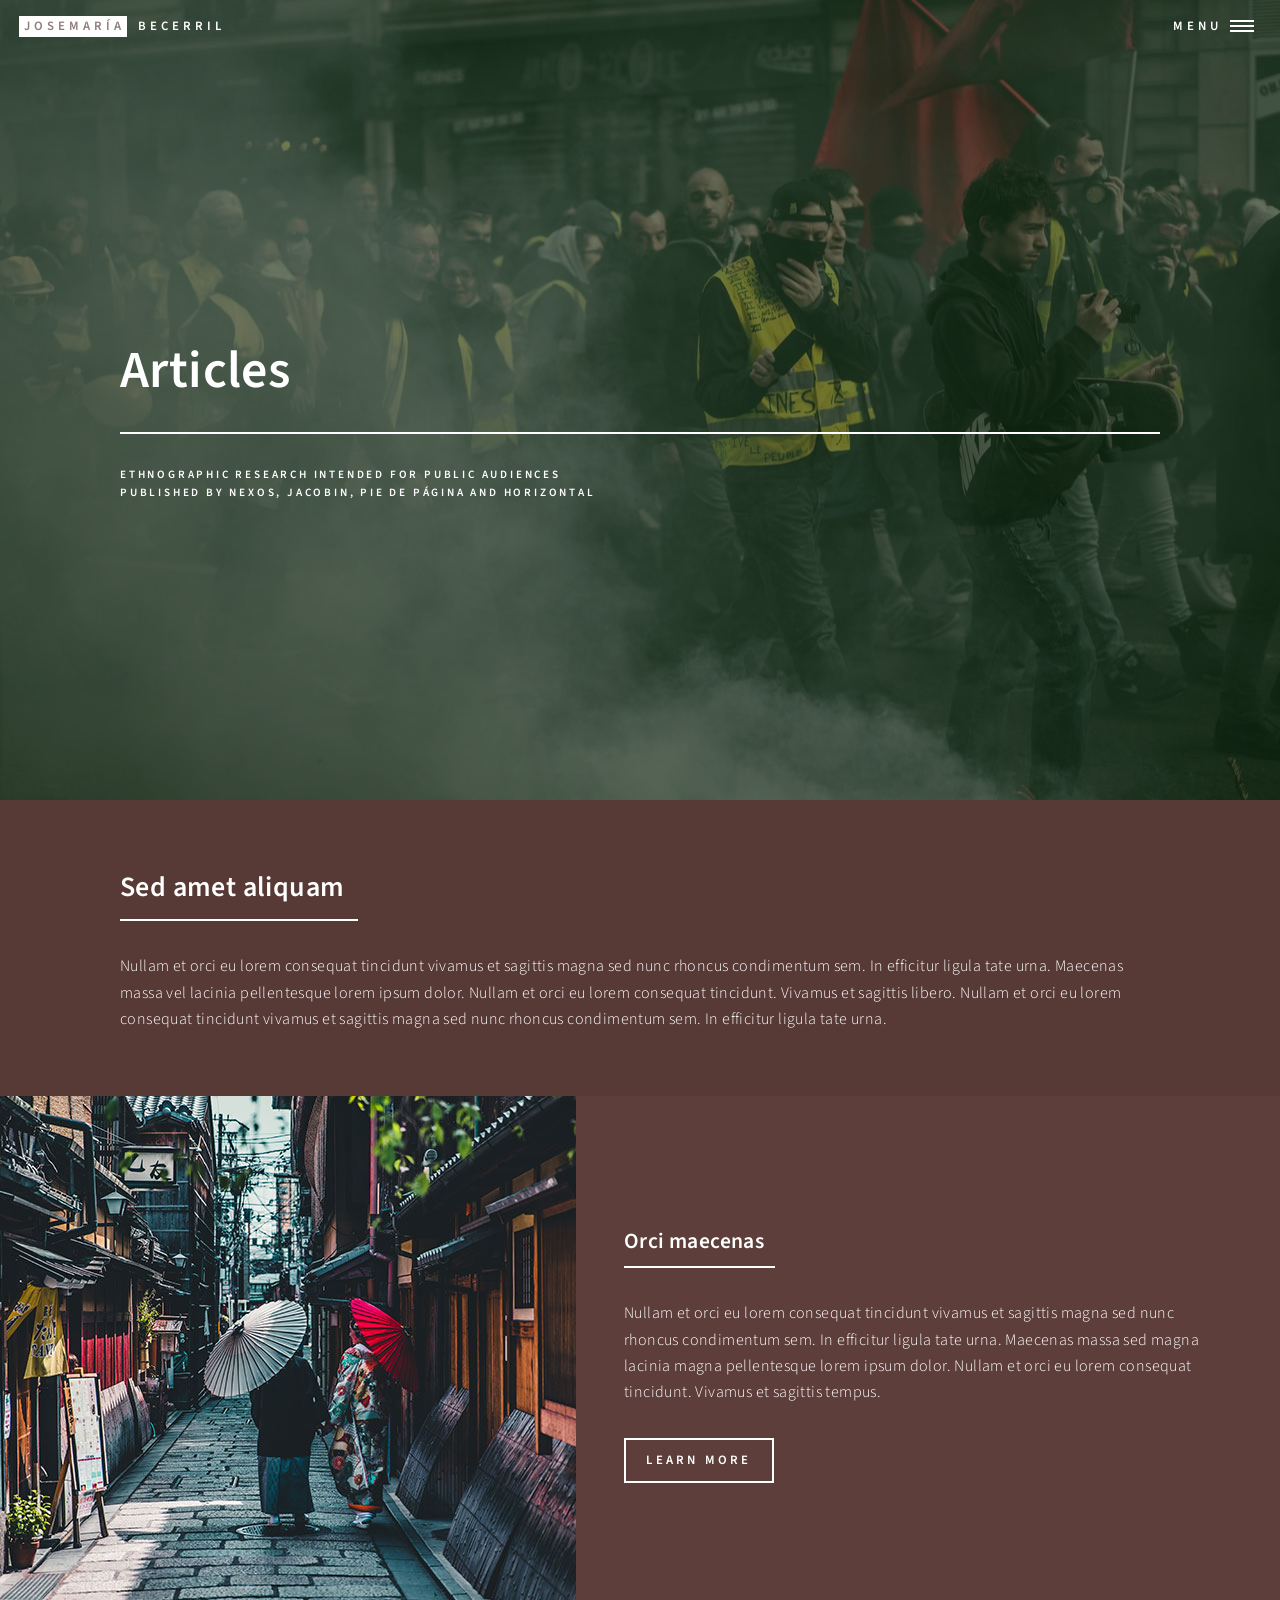
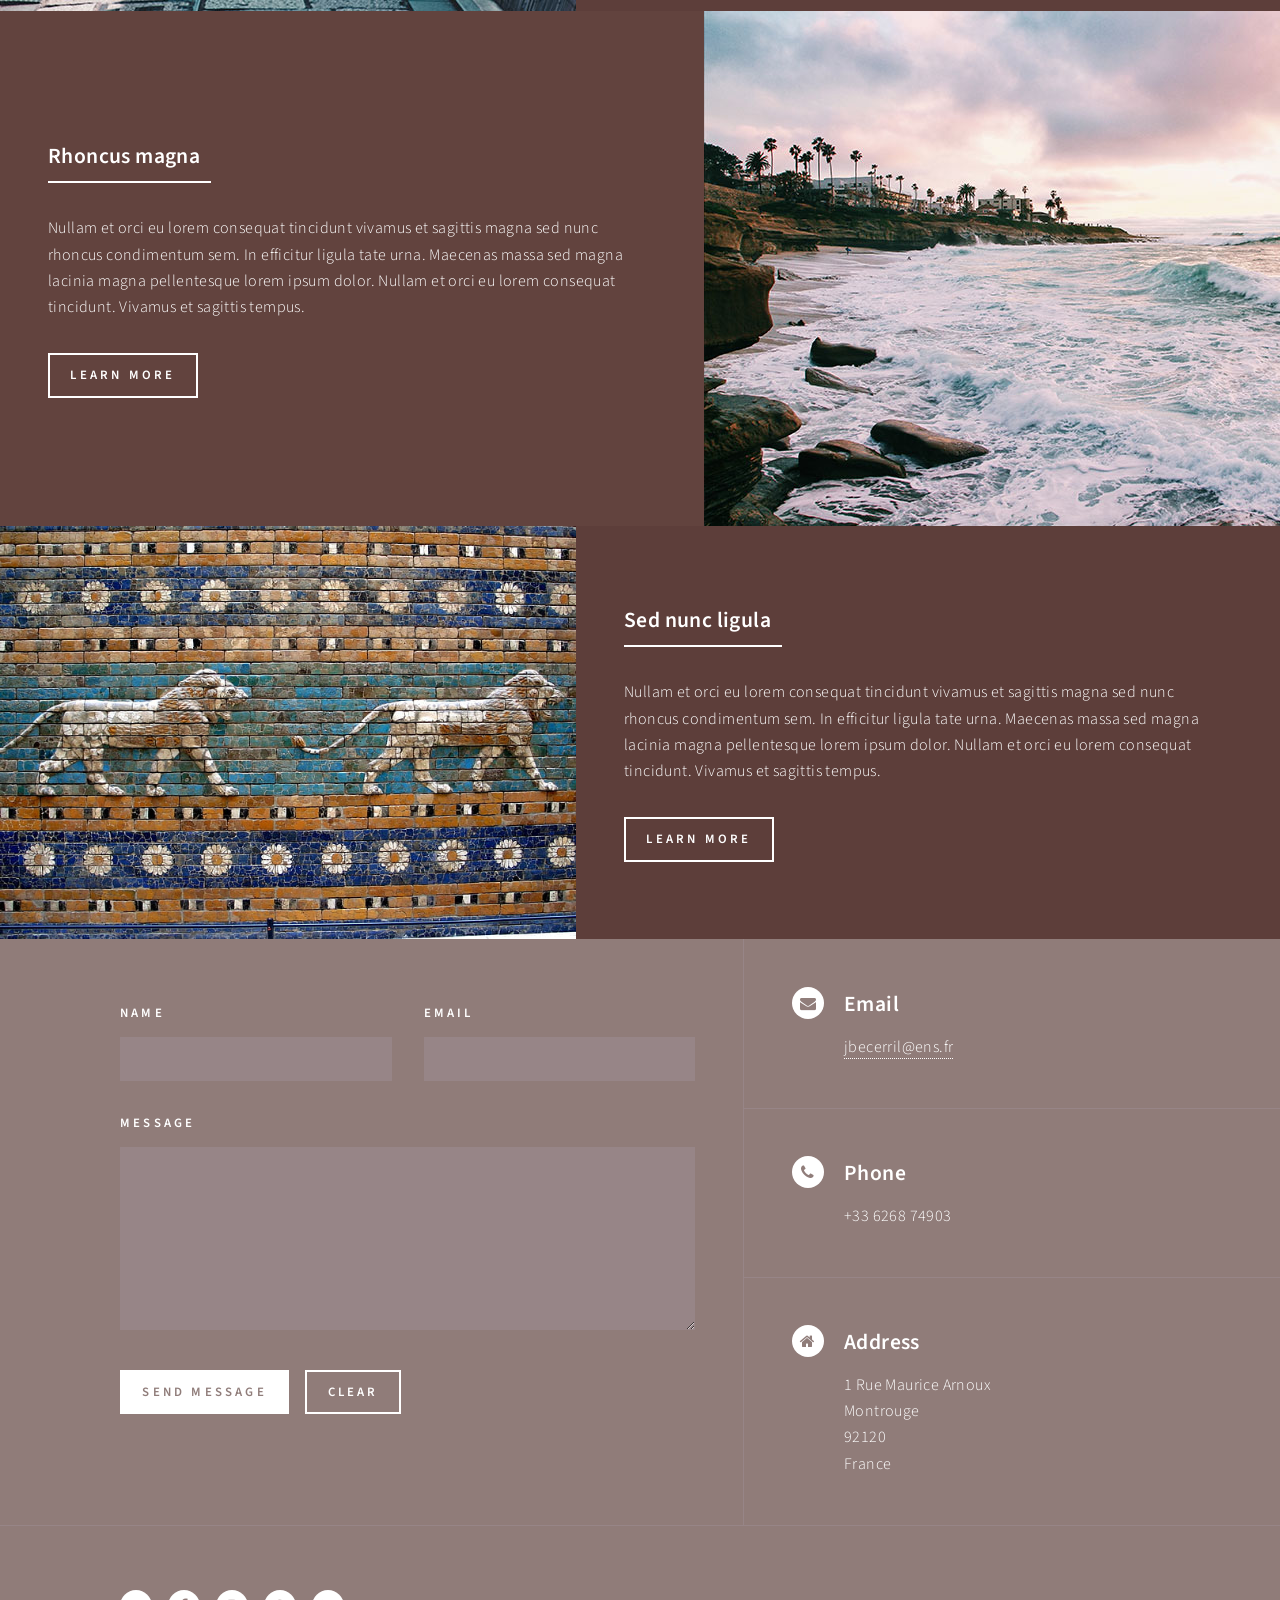
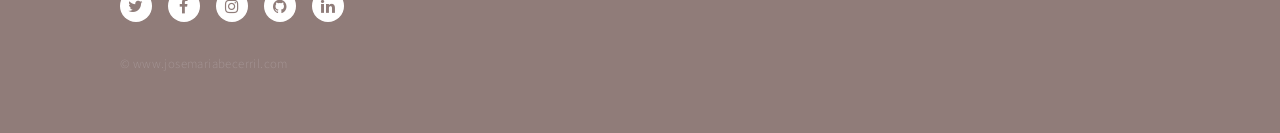
<file: landing/index.html>
<!DOCTYPE html><html><head><meta charSet="utf-8"/><meta http-equiv="x-ua-compatible" content="ie=edge"/><meta name="viewport" content="width=device-width, initial-scale=1, shrink-to-fit=no"/><style data-href="/styles.061367dd196901f65cc6.css" id="gatsby-global-css">@import url(https://fonts.googleapis.com/css?family=Source+Sans+Pro:300,300italic,600,600italic);
/*!
 *  Font Awesome 4.7.0 by @davegandy - http://fontawesome.io - @fontawesome
 *  License - http://fontawesome.io/license (Font: SIL OFL 1.1, CSS: MIT License)
 */@font-face{font-family:FontAwesome;src:url(/static/fontawesome-webfont-674f50d287a8c48dc19ba404d20fe713.eot);src:url(/static/fontawesome-webfont-674f50d287a8c48dc19ba404d20fe713.eot?#iefix&v=4.7.0) format("embedded-opentype"),url(/static/fontawesome-webfont-af7ae505a9eed503f8b8e6982036873e.woff2) format("woff2"),url(/static/fontawesome-webfont-fee66e712a8a08eef5805a46892932ad.woff) format("woff"),url(/static/fontawesome-webfont-b06871f281fee6b241d60582ae9369b9.ttf) format("truetype"),url(/static/fontawesome-webfont-912ec66d7572ff821749319396470bde.svg#fontawesomeregular) format("svg");font-weight:400;font-style:normal}.fa{display:inline-block;font:normal normal normal 14px/1 FontAwesome;font-size:inherit;text-rendering:auto;-webkit-font-smoothing:antialiased;-moz-osx-font-smoothing:grayscale}.fa-lg{font-size:1.33333333em;line-height:.75em;vertical-align:-15%}.fa-2x{font-size:2em}.fa-3x{font-size:3em}.fa-4x{font-size:4em}.fa-5x{font-size:5em}.fa-fw{width:1.28571429em;text-align:center}.fa-ul{padding-left:0;margin-left:2.14285714em;list-style-type:none}.fa-ul>li{position:relative}.fa-li{position:absolute;left:-2.14285714em;width:2.14285714em;top:.14285714em;text-align:center}.fa-li.fa-lg{left:-1.85714286em}.fa-border{padding:.2em .25em .15em;border:.08em solid #eee;border-radius:.1em}.fa-pull-left{float:left}.fa-pull-right{float:right}.fa.fa-pull-left{margin-right:.3em}.fa.fa-pull-right{margin-left:.3em}.pull-right{float:right}.pull-left{float:left}.fa.pull-left{margin-right:.3em}.fa.pull-right{margin-left:.3em}.fa-spin{animation:fa-spin 2s linear infinite}.fa-pulse{animation:fa-spin 1s steps(8) infinite}@keyframes fa-spin{0%{transform:rotate(0deg)}to{transform:rotate(359deg)}}.fa-rotate-90{-ms-filter:"progid:DXImageTransform.Microsoft.BasicImage(rotation=1)";transform:rotate(90deg)}.fa-rotate-180{-ms-filter:"progid:DXImageTransform.Microsoft.BasicImage(rotation=2)";transform:rotate(180deg)}.fa-rotate-270{-ms-filter:"progid:DXImageTransform.Microsoft.BasicImage(rotation=3)";transform:rotate(270deg)}.fa-flip-horizontal{-ms-filter:"progid:DXImageTransform.Microsoft.BasicImage(rotation=0, mirror=1)";transform:scaleX(-1)}.fa-flip-vertical{-ms-filter:"progid:DXImageTransform.Microsoft.BasicImage(rotation=2, mirror=1)";transform:scaleY(-1)}:root .fa-flip-horizontal,:root .fa-flip-vertical,:root .fa-rotate-90,:root .fa-rotate-180,:root .fa-rotate-270{filter:none}.fa-stack{position:relative;display:inline-block;width:2em;height:2em;line-height:2em;vertical-align:middle}.fa-stack-1x,.fa-stack-2x{position:absolute;left:0;width:100%;text-align:center}.fa-stack-1x{line-height:inherit}.fa-stack-2x{font-size:2em}.fa-inverse{color:#fff}.fa-glass:before{content:"\F000"}.fa-music:before{content:"\F001"}.fa-search:before{content:"\F002"}.fa-envelope-o:before{content:"\F003"}.fa-heart:before{content:"\F004"}.fa-star:before{content:"\F005"}.fa-star-o:before{content:"\F006"}.fa-user:before{content:"\F007"}.fa-film:before{content:"\F008"}.fa-th-large:before{content:"\F009"}.fa-th:before{content:"\F00A"}.fa-th-list:before{content:"\F00B"}.fa-check:before{content:"\F00C"}.fa-close:before,.fa-remove:before,.fa-times:before{content:"\F00D"}.fa-search-plus:before{content:"\F00E"}.fa-search-minus:before{content:"\F010"}.fa-power-off:before{content:"\F011"}.fa-signal:before{content:"\F012"}.fa-cog:before,.fa-gear:before{content:"\F013"}.fa-trash-o:before{content:"\F014"}.fa-home:before{content:"\F015"}.fa-file-o:before{content:"\F016"}.fa-clock-o:before{content:"\F017"}.fa-road:before{content:"\F018"}.fa-download:before{content:"\F019"}.fa-arrow-circle-o-down:before{content:"\F01A"}.fa-arrow-circle-o-up:before{content:"\F01B"}.fa-inbox:before{content:"\F01C"}.fa-play-circle-o:before{content:"\F01D"}.fa-repeat:before,.fa-rotate-right:before{content:"\F01E"}.fa-refresh:before{content:"\F021"}.fa-list-alt:before{content:"\F022"}.fa-lock:before{content:"\F023"}.fa-flag:before{content:"\F024"}.fa-headphones:before{content:"\F025"}.fa-volume-off:before{content:"\F026"}.fa-volume-down:before{content:"\F027"}.fa-volume-up:before{content:"\F028"}.fa-qrcode:before{content:"\F029"}.fa-barcode:before{content:"\F02A"}.fa-tag:before{content:"\F02B"}.fa-tags:before{content:"\F02C"}.fa-book:before{content:"\F02D"}.fa-bookmark:before{content:"\F02E"}.fa-print:before{content:"\F02F"}.fa-camera:before{content:"\F030"}.fa-font:before{content:"\F031"}.fa-bold:before{content:"\F032"}.fa-italic:before{content:"\F033"}.fa-text-height:before{content:"\F034"}.fa-text-width:before{content:"\F035"}.fa-align-left:before{content:"\F036"}.fa-align-center:before{content:"\F037"}.fa-align-right:before{content:"\F038"}.fa-align-justify:before{content:"\F039"}.fa-list:before{content:"\F03A"}.fa-dedent:before,.fa-outdent:before{content:"\F03B"}.fa-indent:before{content:"\F03C"}.fa-video-camera:before{content:"\F03D"}.fa-image:before,.fa-photo:before,.fa-picture-o:before{content:"\F03E"}.fa-pencil:before{content:"\F040"}.fa-map-marker:before{content:"\F041"}.fa-adjust:before{content:"\F042"}.fa-tint:before{content:"\F043"}.fa-edit:before,.fa-pencil-square-o:before{content:"\F044"}.fa-share-square-o:before{content:"\F045"}.fa-check-square-o:before{content:"\F046"}.fa-arrows:before{content:"\F047"}.fa-step-backward:before{content:"\F048"}.fa-fast-backward:before{content:"\F049"}.fa-backward:before{content:"\F04A"}.fa-play:before{content:"\F04B"}.fa-pause:before{content:"\F04C"}.fa-stop:before{content:"\F04D"}.fa-forward:before{content:"\F04E"}.fa-fast-forward:before{content:"\F050"}.fa-step-forward:before{content:"\F051"}.fa-eject:before{content:"\F052"}.fa-chevron-left:before{content:"\F053"}.fa-chevron-right:before{content:"\F054"}.fa-plus-circle:before{content:"\F055"}.fa-minus-circle:before{content:"\F056"}.fa-times-circle:before{content:"\F057"}.fa-check-circle:before{content:"\F058"}.fa-question-circle:before{content:"\F059"}.fa-info-circle:before{content:"\F05A"}.fa-crosshairs:before{content:"\F05B"}.fa-times-circle-o:before{content:"\F05C"}.fa-check-circle-o:before{content:"\F05D"}.fa-ban:before{content:"\F05E"}.fa-arrow-left:before{content:"\F060"}.fa-arrow-right:before{content:"\F061"}.fa-arrow-up:before{content:"\F062"}.fa-arrow-down:before{content:"\F063"}.fa-mail-forward:before,.fa-share:before{content:"\F064"}.fa-expand:before{content:"\F065"}.fa-compress:before{content:"\F066"}.fa-plus:before{content:"\F067"}.fa-minus:before{content:"\F068"}.fa-asterisk:before{content:"\F069"}.fa-exclamation-circle:before{content:"\F06A"}.fa-gift:before{content:"\F06B"}.fa-leaf:before{content:"\F06C"}.fa-fire:before{content:"\F06D"}.fa-eye:before{content:"\F06E"}.fa-eye-slash:before{content:"\F070"}.fa-exclamation-triangle:before,.fa-warning:before{content:"\F071"}.fa-plane:before{content:"\F072"}.fa-calendar:before{content:"\F073"}.fa-random:before{content:"\F074"}.fa-comment:before{content:"\F075"}.fa-magnet:before{content:"\F076"}.fa-chevron-up:before{content:"\F077"}.fa-chevron-down:before{content:"\F078"}.fa-retweet:before{content:"\F079"}.fa-shopping-cart:before{content:"\F07A"}.fa-folder:before{content:"\F07B"}.fa-folder-open:before{content:"\F07C"}.fa-arrows-v:before{content:"\F07D"}.fa-arrows-h:before{content:"\F07E"}.fa-bar-chart-o:before,.fa-bar-chart:before{content:"\F080"}.fa-twitter-square:before{content:"\F081"}.fa-facebook-square:before{content:"\F082"}.fa-camera-retro:before{content:"\F083"}.fa-key:before{content:"\F084"}.fa-cogs:before,.fa-gears:before{content:"\F085"}.fa-comments:before{content:"\F086"}.fa-thumbs-o-up:before{content:"\F087"}.fa-thumbs-o-down:before{content:"\F088"}.fa-star-half:before{content:"\F089"}.fa-heart-o:before{content:"\F08A"}.fa-sign-out:before{content:"\F08B"}.fa-linkedin-square:before{content:"\F08C"}.fa-thumb-tack:before{content:"\F08D"}.fa-external-link:before{content:"\F08E"}.fa-sign-in:before{content:"\F090"}.fa-trophy:before{content:"\F091"}.fa-github-square:before{content:"\F092"}.fa-upload:before{content:"\F093"}.fa-lemon-o:before{content:"\F094"}.fa-phone:before{content:"\F095"}.fa-square-o:before{content:"\F096"}.fa-bookmark-o:before{content:"\F097"}.fa-phone-square:before{content:"\F098"}.fa-twitter:before{content:"\F099"}.fa-facebook-f:before,.fa-facebook:before{content:"\F09A"}.fa-github:before{content:"\F09B"}.fa-unlock:before{content:"\F09C"}.fa-credit-card:before{content:"\F09D"}.fa-feed:before,.fa-rss:before{content:"\F09E"}.fa-hdd-o:before{content:"\F0A0"}.fa-bullhorn:before{content:"\F0A1"}.fa-bell:before{content:"\F0F3"}.fa-certificate:before{content:"\F0A3"}.fa-hand-o-right:before{content:"\F0A4"}.fa-hand-o-left:before{content:"\F0A5"}.fa-hand-o-up:before{content:"\F0A6"}.fa-hand-o-down:before{content:"\F0A7"}.fa-arrow-circle-left:before{content:"\F0A8"}.fa-arrow-circle-right:before{content:"\F0A9"}.fa-arrow-circle-up:before{content:"\F0AA"}.fa-arrow-circle-down:before{content:"\F0AB"}.fa-globe:before{content:"\F0AC"}.fa-wrench:before{content:"\F0AD"}.fa-tasks:before{content:"\F0AE"}.fa-filter:before{content:"\F0B0"}.fa-briefcase:before{content:"\F0B1"}.fa-arrows-alt:before{content:"\F0B2"}.fa-group:before,.fa-users:before{content:"\F0C0"}.fa-chain:before,.fa-link:before{content:"\F0C1"}.fa-cloud:before{content:"\F0C2"}.fa-flask:before{content:"\F0C3"}.fa-cut:before,.fa-scissors:before{content:"\F0C4"}.fa-copy:before,.fa-files-o:before{content:"\F0C5"}.fa-paperclip:before{content:"\F0C6"}.fa-floppy-o:before,.fa-save:before{content:"\F0C7"}.fa-square:before{content:"\F0C8"}.fa-bars:before,.fa-navicon:before,.fa-reorder:before{content:"\F0C9"}.fa-list-ul:before{content:"\F0CA"}.fa-list-ol:before{content:"\F0CB"}.fa-strikethrough:before{content:"\F0CC"}.fa-underline:before{content:"\F0CD"}.fa-table:before{content:"\F0CE"}.fa-magic:before{content:"\F0D0"}.fa-truck:before{content:"\F0D1"}.fa-pinterest:before{content:"\F0D2"}.fa-pinterest-square:before{content:"\F0D3"}.fa-google-plus-square:before{content:"\F0D4"}.fa-google-plus:before{content:"\F0D5"}.fa-money:before{content:"\F0D6"}.fa-caret-down:before{content:"\F0D7"}.fa-caret-up:before{content:"\F0D8"}.fa-caret-left:before{content:"\F0D9"}.fa-caret-right:before{content:"\F0DA"}.fa-columns:before{content:"\F0DB"}.fa-sort:before,.fa-unsorted:before{content:"\F0DC"}.fa-sort-desc:before,.fa-sort-down:before{content:"\F0DD"}.fa-sort-asc:before,.fa-sort-up:before{content:"\F0DE"}.fa-envelope:before{content:"\F0E0"}.fa-linkedin:before{content:"\F0E1"}.fa-rotate-left:before,.fa-undo:before{content:"\F0E2"}.fa-gavel:before,.fa-legal:before{content:"\F0E3"}.fa-dashboard:before,.fa-tachometer:before{content:"\F0E4"}.fa-comment-o:before{content:"\F0E5"}.fa-comments-o:before{content:"\F0E6"}.fa-bolt:before,.fa-flash:before{content:"\F0E7"}.fa-sitemap:before{content:"\F0E8"}.fa-umbrella:before{content:"\F0E9"}.fa-clipboard:before,.fa-paste:before{content:"\F0EA"}.fa-lightbulb-o:before{content:"\F0EB"}.fa-exchange:before{content:"\F0EC"}.fa-cloud-download:before{content:"\F0ED"}.fa-cloud-upload:before{content:"\F0EE"}.fa-user-md:before{content:"\F0F0"}.fa-stethoscope:before{content:"\F0F1"}.fa-suitcase:before{content:"\F0F2"}.fa-bell-o:before{content:"\F0A2"}.fa-coffee:before{content:"\F0F4"}.fa-cutlery:before{content:"\F0F5"}.fa-file-text-o:before{content:"\F0F6"}.fa-building-o:before{content:"\F0F7"}.fa-hospital-o:before{content:"\F0F8"}.fa-ambulance:before{content:"\F0F9"}.fa-medkit:before{content:"\F0FA"}.fa-fighter-jet:before{content:"\F0FB"}.fa-beer:before{content:"\F0FC"}.fa-h-square:before{content:"\F0FD"}.fa-plus-square:before{content:"\F0FE"}.fa-angle-double-left:before{content:"\F100"}.fa-angle-double-right:before{content:"\F101"}.fa-angle-double-up:before{content:"\F102"}.fa-angle-double-down:before{content:"\F103"}.fa-angle-left:before{content:"\F104"}.fa-angle-right:before{content:"\F105"}.fa-angle-up:before{content:"\F106"}.fa-angle-down:before{content:"\F107"}.fa-desktop:before{content:"\F108"}.fa-laptop:before{content:"\F109"}.fa-tablet:before{content:"\F10A"}.fa-mobile-phone:before,.fa-mobile:before{content:"\F10B"}.fa-circle-o:before{content:"\F10C"}.fa-quote-left:before{content:"\F10D"}.fa-quote-right:before{content:"\F10E"}.fa-spinner:before{content:"\F110"}.fa-circle:before{content:"\F111"}.fa-mail-reply:before,.fa-reply:before{content:"\F112"}.fa-github-alt:before{content:"\F113"}.fa-folder-o:before{content:"\F114"}.fa-folder-open-o:before{content:"\F115"}.fa-smile-o:before{content:"\F118"}.fa-frown-o:before{content:"\F119"}.fa-meh-o:before{content:"\F11A"}.fa-gamepad:before{content:"\F11B"}.fa-keyboard-o:before{content:"\F11C"}.fa-flag-o:before{content:"\F11D"}.fa-flag-checkered:before{content:"\F11E"}.fa-terminal:before{content:"\F120"}.fa-code:before{content:"\F121"}.fa-mail-reply-all:before,.fa-reply-all:before{content:"\F122"}.fa-star-half-empty:before,.fa-star-half-full:before,.fa-star-half-o:before{content:"\F123"}.fa-location-arrow:before{content:"\F124"}.fa-crop:before{content:"\F125"}.fa-code-fork:before{content:"\F126"}.fa-chain-broken:before,.fa-unlink:before{content:"\F127"}.fa-question:before{content:"\F128"}.fa-info:before{content:"\F129"}.fa-exclamation:before{content:"\F12A"}.fa-superscript:before{content:"\F12B"}.fa-subscript:before{content:"\F12C"}.fa-eraser:before{content:"\F12D"}.fa-puzzle-piece:before{content:"\F12E"}.fa-microphone:before{content:"\F130"}.fa-microphone-slash:before{content:"\F131"}.fa-shield:before{content:"\F132"}.fa-calendar-o:before{content:"\F133"}.fa-fire-extinguisher:before{content:"\F134"}.fa-rocket:before{content:"\F135"}.fa-maxcdn:before{content:"\F136"}.fa-chevron-circle-left:before{content:"\F137"}.fa-chevron-circle-right:before{content:"\F138"}.fa-chevron-circle-up:before{content:"\F139"}.fa-chevron-circle-down:before{content:"\F13A"}.fa-html5:before{content:"\F13B"}.fa-css3:before{content:"\F13C"}.fa-anchor:before{content:"\F13D"}.fa-unlock-alt:before{content:"\F13E"}.fa-bullseye:before{content:"\F140"}.fa-ellipsis-h:before{content:"\F141"}.fa-ellipsis-v:before{content:"\F142"}.fa-rss-square:before{content:"\F143"}.fa-play-circle:before{content:"\F144"}.fa-ticket:before{content:"\F145"}.fa-minus-square:before{content:"\F146"}.fa-minus-square-o:before{content:"\F147"}.fa-level-up:before{content:"\F148"}.fa-level-down:before{content:"\F149"}.fa-check-square:before{content:"\F14A"}.fa-pencil-square:before{content:"\F14B"}.fa-external-link-square:before{content:"\F14C"}.fa-share-square:before{content:"\F14D"}.fa-compass:before{content:"\F14E"}.fa-caret-square-o-down:before,.fa-toggle-down:before{content:"\F150"}.fa-caret-square-o-up:before,.fa-toggle-up:before{content:"\F151"}.fa-caret-square-o-right:before,.fa-toggle-right:before{content:"\F152"}.fa-eur:before,.fa-euro:before{content:"\F153"}.fa-gbp:before{content:"\F154"}.fa-dollar:before,.fa-usd:before{content:"\F155"}.fa-inr:before,.fa-rupee:before{content:"\F156"}.fa-cny:before,.fa-jpy:before,.fa-rmb:before,.fa-yen:before{content:"\F157"}.fa-rouble:before,.fa-rub:before,.fa-ruble:before{content:"\F158"}.fa-krw:before,.fa-won:before{content:"\F159"}.fa-bitcoin:before,.fa-btc:before{content:"\F15A"}.fa-file:before{content:"\F15B"}.fa-file-text:before{content:"\F15C"}.fa-sort-alpha-asc:before{content:"\F15D"}.fa-sort-alpha-desc:before{content:"\F15E"}.fa-sort-amount-asc:before{content:"\F160"}.fa-sort-amount-desc:before{content:"\F161"}.fa-sort-numeric-asc:before{content:"\F162"}.fa-sort-numeric-desc:before{content:"\F163"}.fa-thumbs-up:before{content:"\F164"}.fa-thumbs-down:before{content:"\F165"}.fa-youtube-square:before{content:"\F166"}.fa-youtube:before{content:"\F167"}.fa-xing:before{content:"\F168"}.fa-xing-square:before{content:"\F169"}.fa-youtube-play:before{content:"\F16A"}.fa-dropbox:before{content:"\F16B"}.fa-stack-overflow:before{content:"\F16C"}.fa-instagram:before{content:"\F16D"}.fa-flickr:before{content:"\F16E"}.fa-adn:before{content:"\F170"}.fa-bitbucket:before{content:"\F171"}.fa-bitbucket-square:before{content:"\F172"}.fa-tumblr:before{content:"\F173"}.fa-tumblr-square:before{content:"\F174"}.fa-long-arrow-down:before{content:"\F175"}.fa-long-arrow-up:before{content:"\F176"}.fa-long-arrow-left:before{content:"\F177"}.fa-long-arrow-right:before{content:"\F178"}.fa-apple:before{content:"\F179"}.fa-windows:before{content:"\F17A"}.fa-android:before{content:"\F17B"}.fa-linux:before{content:"\F17C"}.fa-dribbble:before{content:"\F17D"}.fa-skype:before{content:"\F17E"}.fa-foursquare:before{content:"\F180"}.fa-trello:before{content:"\F181"}.fa-female:before{content:"\F182"}.fa-male:before{content:"\F183"}.fa-gittip:before,.fa-gratipay:before{content:"\F184"}.fa-sun-o:before{content:"\F185"}.fa-moon-o:before{content:"\F186"}.fa-archive:before{content:"\F187"}.fa-bug:before{content:"\F188"}.fa-vk:before{content:"\F189"}.fa-weibo:before{content:"\F18A"}.fa-renren:before{content:"\F18B"}.fa-pagelines:before{content:"\F18C"}.fa-stack-exchange:before{content:"\F18D"}.fa-arrow-circle-o-right:before{content:"\F18E"}.fa-arrow-circle-o-left:before{content:"\F190"}.fa-caret-square-o-left:before,.fa-toggle-left:before{content:"\F191"}.fa-dot-circle-o:before{content:"\F192"}.fa-wheelchair:before{content:"\F193"}.fa-vimeo-square:before{content:"\F194"}.fa-try:before,.fa-turkish-lira:before{content:"\F195"}.fa-plus-square-o:before{content:"\F196"}.fa-space-shuttle:before{content:"\F197"}.fa-slack:before{content:"\F198"}.fa-envelope-square:before{content:"\F199"}.fa-wordpress:before{content:"\F19A"}.fa-openid:before{content:"\F19B"}.fa-bank:before,.fa-institution:before,.fa-university:before{content:"\F19C"}.fa-graduation-cap:before,.fa-mortar-board:before{content:"\F19D"}.fa-yahoo:before{content:"\F19E"}.fa-google:before{content:"\F1A0"}.fa-reddit:before{content:"\F1A1"}.fa-reddit-square:before{content:"\F1A2"}.fa-stumbleupon-circle:before{content:"\F1A3"}.fa-stumbleupon:before{content:"\F1A4"}.fa-delicious:before{content:"\F1A5"}.fa-digg:before{content:"\F1A6"}.fa-pied-piper-pp:before{content:"\F1A7"}.fa-pied-piper-alt:before{content:"\F1A8"}.fa-drupal:before{content:"\F1A9"}.fa-joomla:before{content:"\F1AA"}.fa-language:before{content:"\F1AB"}.fa-fax:before{content:"\F1AC"}.fa-building:before{content:"\F1AD"}.fa-child:before{content:"\F1AE"}.fa-paw:before{content:"\F1B0"}.fa-spoon:before{content:"\F1B1"}.fa-cube:before{content:"\F1B2"}.fa-cubes:before{content:"\F1B3"}.fa-behance:before{content:"\F1B4"}.fa-behance-square:before{content:"\F1B5"}.fa-steam:before{content:"\F1B6"}.fa-steam-square:before{content:"\F1B7"}.fa-recycle:before{content:"\F1B8"}.fa-automobile:before,.fa-car:before{content:"\F1B9"}.fa-cab:before,.fa-taxi:before{content:"\F1BA"}.fa-tree:before{content:"\F1BB"}.fa-spotify:before{content:"\F1BC"}.fa-deviantart:before{content:"\F1BD"}.fa-soundcloud:before{content:"\F1BE"}.fa-database:before{content:"\F1C0"}.fa-file-pdf-o:before{content:"\F1C1"}.fa-file-word-o:before{content:"\F1C2"}.fa-file-excel-o:before{content:"\F1C3"}.fa-file-powerpoint-o:before{content:"\F1C4"}.fa-file-image-o:before,.fa-file-photo-o:before,.fa-file-picture-o:before{content:"\F1C5"}.fa-file-archive-o:before,.fa-file-zip-o:before{content:"\F1C6"}.fa-file-audio-o:before,.fa-file-sound-o:before{content:"\F1C7"}.fa-file-movie-o:before,.fa-file-video-o:before{content:"\F1C8"}.fa-file-code-o:before{content:"\F1C9"}.fa-vine:before{content:"\F1CA"}.fa-codepen:before{content:"\F1CB"}.fa-jsfiddle:before{content:"\F1CC"}.fa-life-bouy:before,.fa-life-buoy:before,.fa-life-ring:before,.fa-life-saver:before,.fa-support:before{content:"\F1CD"}.fa-circle-o-notch:before{content:"\F1CE"}.fa-ra:before,.fa-rebel:before,.fa-resistance:before{content:"\F1D0"}.fa-empire:before,.fa-ge:before{content:"\F1D1"}.fa-git-square:before{content:"\F1D2"}.fa-git:before{content:"\F1D3"}.fa-hacker-news:before,.fa-y-combinator-square:before,.fa-yc-square:before{content:"\F1D4"}.fa-tencent-weibo:before{content:"\F1D5"}.fa-qq:before{content:"\F1D6"}.fa-wechat:before,.fa-weixin:before{content:"\F1D7"}.fa-paper-plane:before,.fa-send:before{content:"\F1D8"}.fa-paper-plane-o:before,.fa-send-o:before{content:"\F1D9"}.fa-history:before{content:"\F1DA"}.fa-circle-thin:before{content:"\F1DB"}.fa-header:before{content:"\F1DC"}.fa-paragraph:before{content:"\F1DD"}.fa-sliders:before{content:"\F1DE"}.fa-share-alt:before{content:"\F1E0"}.fa-share-alt-square:before{content:"\F1E1"}.fa-bomb:before{content:"\F1E2"}.fa-futbol-o:before,.fa-soccer-ball-o:before{content:"\F1E3"}.fa-tty:before{content:"\F1E4"}.fa-binoculars:before{content:"\F1E5"}.fa-plug:before{content:"\F1E6"}.fa-slideshare:before{content:"\F1E7"}.fa-twitch:before{content:"\F1E8"}.fa-yelp:before{content:"\F1E9"}.fa-newspaper-o:before{content:"\F1EA"}.fa-wifi:before{content:"\F1EB"}.fa-calculator:before{content:"\F1EC"}.fa-paypal:before{content:"\F1ED"}.fa-google-wallet:before{content:"\F1EE"}.fa-cc-visa:before{content:"\F1F0"}.fa-cc-mastercard:before{content:"\F1F1"}.fa-cc-discover:before{content:"\F1F2"}.fa-cc-amex:before{content:"\F1F3"}.fa-cc-paypal:before{content:"\F1F4"}.fa-cc-stripe:before{content:"\F1F5"}.fa-bell-slash:before{content:"\F1F6"}.fa-bell-slash-o:before{content:"\F1F7"}.fa-trash:before{content:"\F1F8"}.fa-copyright:before{content:"\F1F9"}.fa-at:before{content:"\F1FA"}.fa-eyedropper:before{content:"\F1FB"}.fa-paint-brush:before{content:"\F1FC"}.fa-birthday-cake:before{content:"\F1FD"}.fa-area-chart:before{content:"\F1FE"}.fa-pie-chart:before{content:"\F200"}.fa-line-chart:before{content:"\F201"}.fa-lastfm:before{content:"\F202"}.fa-lastfm-square:before{content:"\F203"}.fa-toggle-off:before{content:"\F204"}.fa-toggle-on:before{content:"\F205"}.fa-bicycle:before{content:"\F206"}.fa-bus:before{content:"\F207"}.fa-ioxhost:before{content:"\F208"}.fa-angellist:before{content:"\F209"}.fa-cc:before{content:"\F20A"}.fa-ils:before,.fa-shekel:before,.fa-sheqel:before{content:"\F20B"}.fa-meanpath:before{content:"\F20C"}.fa-buysellads:before{content:"\F20D"}.fa-connectdevelop:before{content:"\F20E"}.fa-dashcube:before{content:"\F210"}.fa-forumbee:before{content:"\F211"}.fa-leanpub:before{content:"\F212"}.fa-sellsy:before{content:"\F213"}.fa-shirtsinbulk:before{content:"\F214"}.fa-simplybuilt:before{content:"\F215"}.fa-skyatlas:before{content:"\F216"}.fa-cart-plus:before{content:"\F217"}.fa-cart-arrow-down:before{content:"\F218"}.fa-diamond:before{content:"\F219"}.fa-ship:before{content:"\F21A"}.fa-user-secret:before{content:"\F21B"}.fa-motorcycle:before{content:"\F21C"}.fa-street-view:before{content:"\F21D"}.fa-heartbeat:before{content:"\F21E"}.fa-venus:before{content:"\F221"}.fa-mars:before{content:"\F222"}.fa-mercury:before{content:"\F223"}.fa-intersex:before,.fa-transgender:before{content:"\F224"}.fa-transgender-alt:before{content:"\F225"}.fa-venus-double:before{content:"\F226"}.fa-mars-double:before{content:"\F227"}.fa-venus-mars:before{content:"\F228"}.fa-mars-stroke:before{content:"\F229"}.fa-mars-stroke-v:before{content:"\F22A"}.fa-mars-stroke-h:before{content:"\F22B"}.fa-neuter:before{content:"\F22C"}.fa-genderless:before{content:"\F22D"}.fa-facebook-official:before{content:"\F230"}.fa-pinterest-p:before{content:"\F231"}.fa-whatsapp:before{content:"\F232"}.fa-server:before{content:"\F233"}.fa-user-plus:before{content:"\F234"}.fa-user-times:before{content:"\F235"}.fa-bed:before,.fa-hotel:before{content:"\F236"}.fa-viacoin:before{content:"\F237"}.fa-train:before{content:"\F238"}.fa-subway:before{content:"\F239"}.fa-medium:before{content:"\F23A"}.fa-y-combinator:before,.fa-yc:before{content:"\F23B"}.fa-optin-monster:before{content:"\F23C"}.fa-opencart:before{content:"\F23D"}.fa-expeditedssl:before{content:"\F23E"}.fa-battery-4:before,.fa-battery-full:before,.fa-battery:before{content:"\F240"}.fa-battery-3:before,.fa-battery-three-quarters:before{content:"\F241"}.fa-battery-2:before,.fa-battery-half:before{content:"\F242"}.fa-battery-1:before,.fa-battery-quarter:before{content:"\F243"}.fa-battery-0:before,.fa-battery-empty:before{content:"\F244"}.fa-mouse-pointer:before{content:"\F245"}.fa-i-cursor:before{content:"\F246"}.fa-object-group:before{content:"\F247"}.fa-object-ungroup:before{content:"\F248"}.fa-sticky-note:before{content:"\F249"}.fa-sticky-note-o:before{content:"\F24A"}.fa-cc-jcb:before{content:"\F24B"}.fa-cc-diners-club:before{content:"\F24C"}.fa-clone:before{content:"\F24D"}.fa-balance-scale:before{content:"\F24E"}.fa-hourglass-o:before{content:"\F250"}.fa-hourglass-1:before,.fa-hourglass-start:before{content:"\F251"}.fa-hourglass-2:before,.fa-hourglass-half:before{content:"\F252"}.fa-hourglass-3:before,.fa-hourglass-end:before{content:"\F253"}.fa-hourglass:before{content:"\F254"}.fa-hand-grab-o:before,.fa-hand-rock-o:before{content:"\F255"}.fa-hand-paper-o:before,.fa-hand-stop-o:before{content:"\F256"}.fa-hand-scissors-o:before{content:"\F257"}.fa-hand-lizard-o:before{content:"\F258"}.fa-hand-spock-o:before{content:"\F259"}.fa-hand-pointer-o:before{content:"\F25A"}.fa-hand-peace-o:before{content:"\F25B"}.fa-trademark:before{content:"\F25C"}.fa-registered:before{content:"\F25D"}.fa-creative-commons:before{content:"\F25E"}.fa-gg:before{content:"\F260"}.fa-gg-circle:before{content:"\F261"}.fa-tripadvisor:before{content:"\F262"}.fa-odnoklassniki:before{content:"\F263"}.fa-odnoklassniki-square:before{content:"\F264"}.fa-get-pocket:before{content:"\F265"}.fa-wikipedia-w:before{content:"\F266"}.fa-safari:before{content:"\F267"}.fa-chrome:before{content:"\F268"}.fa-firefox:before{content:"\F269"}.fa-opera:before{content:"\F26A"}.fa-internet-explorer:before{content:"\F26B"}.fa-television:before,.fa-tv:before{content:"\F26C"}.fa-contao:before{content:"\F26D"}.fa-500px:before{content:"\F26E"}.fa-amazon:before{content:"\F270"}.fa-calendar-plus-o:before{content:"\F271"}.fa-calendar-minus-o:before{content:"\F272"}.fa-calendar-times-o:before{content:"\F273"}.fa-calendar-check-o:before{content:"\F274"}.fa-industry:before{content:"\F275"}.fa-map-pin:before{content:"\F276"}.fa-map-signs:before{content:"\F277"}.fa-map-o:before{content:"\F278"}.fa-map:before{content:"\F279"}.fa-commenting:before{content:"\F27A"}.fa-commenting-o:before{content:"\F27B"}.fa-houzz:before{content:"\F27C"}.fa-vimeo:before{content:"\F27D"}.fa-black-tie:before{content:"\F27E"}.fa-fonticons:before{content:"\F280"}.fa-reddit-alien:before{content:"\F281"}.fa-edge:before{content:"\F282"}.fa-credit-card-alt:before{content:"\F283"}.fa-codiepie:before{content:"\F284"}.fa-modx:before{content:"\F285"}.fa-fort-awesome:before{content:"\F286"}.fa-usb:before{content:"\F287"}.fa-product-hunt:before{content:"\F288"}.fa-mixcloud:before{content:"\F289"}.fa-scribd:before{content:"\F28A"}.fa-pause-circle:before{content:"\F28B"}.fa-pause-circle-o:before{content:"\F28C"}.fa-stop-circle:before{content:"\F28D"}.fa-stop-circle-o:before{content:"\F28E"}.fa-shopping-bag:before{content:"\F290"}.fa-shopping-basket:before{content:"\F291"}.fa-hashtag:before{content:"\F292"}.fa-bluetooth:before{content:"\F293"}.fa-bluetooth-b:before{content:"\F294"}.fa-percent:before{content:"\F295"}.fa-gitlab:before{content:"\F296"}.fa-wpbeginner:before{content:"\F297"}.fa-wpforms:before{content:"\F298"}.fa-envira:before{content:"\F299"}.fa-universal-access:before{content:"\F29A"}.fa-wheelchair-alt:before{content:"\F29B"}.fa-question-circle-o:before{content:"\F29C"}.fa-blind:before{content:"\F29D"}.fa-audio-description:before{content:"\F29E"}.fa-volume-control-phone:before{content:"\F2A0"}.fa-braille:before{content:"\F2A1"}.fa-assistive-listening-systems:before{content:"\F2A2"}.fa-american-sign-language-interpreting:before,.fa-asl-interpreting:before{content:"\F2A3"}.fa-deaf:before,.fa-deafness:before,.fa-hard-of-hearing:before{content:"\F2A4"}.fa-glide:before{content:"\F2A5"}.fa-glide-g:before{content:"\F2A6"}.fa-sign-language:before,.fa-signing:before{content:"\F2A7"}.fa-low-vision:before{content:"\F2A8"}.fa-viadeo:before{content:"\F2A9"}.fa-viadeo-square:before{content:"\F2AA"}.fa-snapchat:before{content:"\F2AB"}.fa-snapchat-ghost:before{content:"\F2AC"}.fa-snapchat-square:before{content:"\F2AD"}.fa-pied-piper:before{content:"\F2AE"}.fa-first-order:before{content:"\F2B0"}.fa-yoast:before{content:"\F2B1"}.fa-themeisle:before{content:"\F2B2"}.fa-google-plus-circle:before,.fa-google-plus-official:before{content:"\F2B3"}.fa-fa:before,.fa-font-awesome:before{content:"\F2B4"}.fa-handshake-o:before{content:"\F2B5"}.fa-envelope-open:before{content:"\F2B6"}.fa-envelope-open-o:before{content:"\F2B7"}.fa-linode:before{content:"\F2B8"}.fa-address-book:before{content:"\F2B9"}.fa-address-book-o:before{content:"\F2BA"}.fa-address-card:before,.fa-vcard:before{content:"\F2BB"}.fa-address-card-o:before,.fa-vcard-o:before{content:"\F2BC"}.fa-user-circle:before{content:"\F2BD"}.fa-user-circle-o:before{content:"\F2BE"}.fa-user-o:before{content:"\F2C0"}.fa-id-badge:before{content:"\F2C1"}.fa-drivers-license:before,.fa-id-card:before{content:"\F2C2"}.fa-drivers-license-o:before,.fa-id-card-o:before{content:"\F2C3"}.fa-quora:before{content:"\F2C4"}.fa-free-code-camp:before{content:"\F2C5"}.fa-telegram:before{content:"\F2C6"}.fa-thermometer-4:before,.fa-thermometer-full:before,.fa-thermometer:before{content:"\F2C7"}.fa-thermometer-3:before,.fa-thermometer-three-quarters:before{content:"\F2C8"}.fa-thermometer-2:before,.fa-thermometer-half:before{content:"\F2C9"}.fa-thermometer-1:before,.fa-thermometer-quarter:before{content:"\F2CA"}.fa-thermometer-0:before,.fa-thermometer-empty:before{content:"\F2CB"}.fa-shower:before{content:"\F2CC"}.fa-bath:before,.fa-bathtub:before,.fa-s15:before{content:"\F2CD"}.fa-podcast:before{content:"\F2CE"}.fa-window-maximize:before{content:"\F2D0"}.fa-window-minimize:before{content:"\F2D1"}.fa-window-restore:before{content:"\F2D2"}.fa-times-rectangle:before,.fa-window-close:before{content:"\F2D3"}.fa-times-rectangle-o:before,.fa-window-close-o:before{content:"\F2D4"}.fa-bandcamp:before{content:"\F2D5"}.fa-grav:before{content:"\F2D6"}.fa-etsy:before{content:"\F2D7"}.fa-imdb:before{content:"\F2D8"}.fa-ravelry:before{content:"\F2D9"}.fa-eercast:before{content:"\F2DA"}.fa-microchip:before{content:"\F2DB"}.fa-snowflake-o:before{content:"\F2DC"}.fa-superpowers:before{content:"\F2DD"}.fa-wpexplorer:before{content:"\F2DE"}.fa-meetup:before{content:"\F2E0"}.sr-only{position:absolute;width:1px;height:1px;padding:0;margin:-1px;overflow:hidden;clip:rect(0,0,0,0);border:0}.sr-only-focusable:active,.sr-only-focusable:focus{position:static;width:auto;height:auto;margin:0;overflow:visible;clip:auto}.mb-5{margin-bottom:2em}@media screen and (min-width:981px){.grid-wrapper{display:grid;grid-gap:0 2.25em;grid-template-columns:repeat(12,1fr);margin:0 auto;width:100%}.col-1{grid-column:span 1}.col-2{grid-column:span 2}.col-3{grid-column:span 3}.col-4{grid-column:span 4}.col-5{grid-column:span 5}.col-6{grid-column:span 6}.col-7{grid-column:span 7}.col-8{grid-column:span 8}.col-9{grid-column:span 9}.col-10{grid-column:span 10}.col-11{grid-column:span 11}.col-12{grid-column:span 12}}a,abbr,acronym,address,applet,article,aside,audio,b,big,blockquote,body,canvas,caption,center,cite,code,dd,del,details,dfn,div,dl,dt,em,embed,fieldset,figcaption,figure,footer,form,h1,h2,h3,h4,h5,h6,header,hgroup,html,i,iframe,img,ins,kbd,label,legend,li,mark,menu,nav,object,ol,output,p,pre,q,ruby,s,samp,section,small,span,strike,strong,sub,summary,sup,table,tbody,td,tfoot,th,thead,time,tr,tt,u,ul,var,video{margin:0;padding:0;border:0;font-size:100%;font:inherit;vertical-align:baseline}article,aside,details,figcaption,figure,footer,header,hgroup,menu,nav,section{display:block}body{line-height:1}ol,ul{list-style:none}blockquote,q{quotes:none}blockquote:after,blockquote:before,q:after,q:before{content:"";content:none}table{border-collapse:collapse;border-spacing:0}body{-webkit-text-size-adjust:none}*,:after,:before{box-sizing:border-box}body{-ms-overflow-style:scrollbar}@media screen and (max-width:480px){body,html{min-width:320px}}body{background:rgba(87,57,53,.66)}body.is-loading *,body.is-loading :after,body.is-loading :before{animation:none!important;transition:none!important}body,input,select,textarea{color:#fff;font-family:Source Sans Pro,Helvetica,sans-serif;font-size:17pt;font-weight:300;letter-spacing:.025em;line-height:1.65}@media screen and (max-width:1680px){body,input,select,textarea{font-size:14pt}}@media screen and (max-width:1280px){body,input,select,textarea{font-size:12pt}}@media screen and (max-width:360px){body,input,select,textarea{font-size:11pt}}a{transition:color .2s ease-in-out,border-bottom-color .2s ease-in-out;border-bottom:1px dotted;color:inherit;text-decoration:none}a:hover{border-bottom-color:transparent;color:rgba(255,237,223,.66)!important}a:active{color:rgba(252,194,149,.66)!important}b,strong{color:#fff;font-weight:600}em,i{font-style:italic}p{margin:0 0 2em}h1,h2,h3,h4,h5,h6{color:#fff;font-weight:600;line-height:1.65;margin:0 0 1em}h1 a,h2 a,h3 a,h4 a,h5 a,h6 a{color:inherit;border-bottom:0}h1{font-size:2.5em}h2{font-size:1.75em}h3{font-size:1.35em}h4{font-size:1.1em}h5{font-size:.9em}h6{font-size:.7em}@media screen and (max-width:736px){h1{font-size:2em}h2{font-size:1.5em}h3{font-size:1.25em}}sub{top:.5em}sub,sup{font-size:.8em;position:relative}sup{top:-.5em}blockquote{border-left:4px solid rgba(212,212,255,.1);font-style:italic;margin:0 0 2em;padding:.5em 0 .5em 2em}code{background:rgba(212,212,255,.1);margin:0 .25em;padding:.25em .65em}code,pre{font-family:Courier New,monospace;font-size:.9em}pre{-webkit-overflow-scrolling:touch;margin:0 0 2em}pre code{display:block;line-height:1.75;padding:1em 1.5em;overflow-x:auto}hr{border:0;border-bottom:1px solid rgba(212,212,255,.1);margin:2em 0}hr.major{margin:3em 0}.align-left{text-align:left}.align-center{text-align:center}.align-right{text-align:right}article.special,section.special{text-align:center}header.major{width:-webkit-max-content;width:-ms-max-content;width:max-content;margin-bottom:2em}header.major>:first-child{margin-bottom:0;width:calc(100% + .5em)}header.major>:first-child:after{content:"";background-color:#fff;display:block;height:2px;margin:.325em 0 .5em;width:100%}header.major>p{font-size:.7em;font-weight:600;letter-spacing:.25em;margin-bottom:0;text-transform:uppercase}body.is-ie header.major>:first-child:after{max-width:9em}body.is-ie header.major>h1:after{max-width:100%!important}@media screen and (max-width:736px){header.major>p br{display:none}}form,form .field{margin:0 0 2em}form .field.half{width:50%;float:left;padding:0 0 0 1em}form .field.half.first{padding:0 1em 0 0}form>.actions{margin:2.5em 0 0!important}@media screen and (max-width:736px){form .field{margin:0 0 1.5em}form .field.half{padding:0 0 0 .75em}form .field.half.first{padding:0 .75em 0 0}form>.actions{margin:2em 0 0!important}}@media screen and (max-width:480px){form .field.half{width:100%;float:none;padding:0}form .field.half.first{padding:0}}label{color:#fff;display:block;font-size:.8em;font-weight:600;letter-spacing:.25em;margin:0 0 1em;text-transform:uppercase}input[type=email],input[type=password],input[type=search],input[type=tel],input[type=text],input[type=url],select,textarea{-webkit-appearance:none;appearance:none;background:rgba(212,212,255,.1);border:none;border-radius:0;color:inherit;display:block;outline:0;padding:0 1em;text-decoration:none;width:100%;resize:vertical}input[type=email]:invalid,input[type=password]:invalid,input[type=search]:invalid,input[type=tel]:invalid,input[type=text]:invalid,input[type=url]:invalid,select:invalid,textarea:invalid{box-shadow:none}input[type=email]:focus,input[type=password]:focus,input[type=search]:focus,input[type=tel]:focus,input[type=text]:focus,input[type=url]:focus,select:focus,textarea:focus{border-color:rgba(255,237,223,.66);box-shadow:0 0 0 2px rgba(255,237,223,.66)}.select-wrapper{text-decoration:none;display:block;position:relative}.select-wrapper:before{-moz-osx-font-smoothing:grayscale;-webkit-font-smoothing:antialiased;font-family:FontAwesome;font-style:normal;font-weight:400;text-transform:none!important;color:rgba(212,212,255,.1);content:"\F078";display:block;height:2.75em;line-height:2.75em;pointer-events:none;position:absolute;right:0;text-align:center;top:0;width:2.75em}.select-wrapper select::-ms-expand{display:none}input[type=email],input[type=password],input[type=search],input[type=tel],input[type=text],input[type=url],select{height:2.75em}textarea{padding:.75em 1em}input[type=checkbox],input[type=radio]{-webkit-appearance:none;appearance:none;display:block;float:left;margin-right:-2em;opacity:0;width:1em;z-index:-1}input[type=checkbox]+label,input[type=radio]+label{text-decoration:none;color:#fff;cursor:pointer;display:inline-block;font-weight:300;padding-left:2.65em;padding-right:.75em;position:relative}input[type=checkbox]+label:before,input[type=radio]+label:before{-moz-osx-font-smoothing:grayscale;-webkit-font-smoothing:antialiased;font-family:FontAwesome;font-style:normal;font-weight:400;text-transform:none!important;background:rgba(212,212,255,.1);content:"";display:inline-block;height:1.65em;left:0;letter-spacing:0;line-height:1.58125em;position:absolute;text-align:center;top:0;width:1.65em}input[type=checkbox]:checked+label:before,input[type=radio]:checked+label:before{background:#fff;border-color:rgba(255,237,223,.66);content:"\F00C";color:rgba(87,57,53,.66)}input[type=checkbox]:focus+label:before,input[type=radio]:focus+label:before{box-shadow:0 0 0 2px rgba(255,237,223,.66)}input[type=radio]+label:before{border-radius:100%}::-webkit-input-placeholder{color:rgba(244,244,255,.2)!important;opacity:1}:-moz-placeholder,::-moz-placeholder{color:rgba(244,244,255,.2)!important;opacity:1}:-ms-input-placeholder{color:rgba(244,244,255,.2)!important;opacity:1}.formerize-placeholder{color:rgba(244,244,255,.2)!important;opacity:1}.box{border:1px solid rgba(212,212,255,.1);margin-bottom:2em;padding:1.5em}.box>:last-child,.box>:last-child>:last-child,.box>:last-child>:last-child>:last-child{margin-bottom:0}.box.alt{border:0;border-radius:0;padding:0}.icon{text-decoration:none;border-bottom:none;position:relative}.icon:before{-moz-osx-font-smoothing:grayscale;-webkit-font-smoothing:antialiased;font-family:FontAwesome;font-style:normal;font-weight:400;text-transform:none!important}.icon>.label{display:none}.icon.alt:before{background-color:#fff;border-radius:100%;color:rgba(87,57,53,.66);display:inline-block;height:2em;line-height:2em;text-align:center;width:2em}a.icon.alt:before{transition:background-color .2s ease-in-out}a.icon.alt:hover:before{background-color:rgba(72,48,77,.66)}a.icon.alt:active:before{background-color:rgba(27,20,29,.66)}.image{border:0;display:inline-block;position:relative}.image img{display:block}.image.left,.image.right{max-width:30%}.image.left img,.image.right img{width:100%}.image.left{float:left;margin:0 1.5em 1.25em 0;top:.25em}.image.right{float:right;margin:0 0 1.25em 1.5em;top:.25em}.image.fit{display:block;margin:0 0 2em;width:100%}.image.fit img{width:100%}.image.main{display:block;margin:2.5em 0;width:100%}.image.main img{width:100%}@media screen and (max-width:736px){.image.main{margin:1.5em 0}}ol{list-style:decimal;margin:0 0 2em;padding-left:1.25em}ol li{padding-left:.25em}ul{list-style:disc;margin:0 0 2em;padding-left:1em}ul li{padding-left:.5em}ul.alt{list-style:none;padding-left:0}ul.alt li{border-top:1px solid rgba(212,212,255,.1);padding:.5em 0}ul.alt li:first-child{border-top:0;padding-top:0}ul.icons{cursor:default;list-style:none;padding-left:0}ul.icons li{display:inline-block;padding:0 1em 0 0}ul.icons li:last-child{padding-right:0}@media screen and (max-width:736px){ul.icons li{padding:0 .75em 0 0}}ul.actions{cursor:default;list-style:none;padding-left:0}ul.actions li{display:inline-block;padding:0 1em 0 0;vertical-align:middle}ul.actions li:last-child{padding-right:0}ul.actions.small li{padding:0 1em 0 0}ul.actions.vertical li{display:block;padding:1em 0 0}ul.actions.vertical li:first-child{padding-top:0}ul.actions.vertical li>*{margin-bottom:0}ul.actions.vertical.small li:first-child{padding-top:0}ul.actions.fit{display:table;margin-left:-1em;padding:0;table-layout:fixed;width:calc(100% + 1em)}ul.actions.fit li{display:table-cell;padding:0 0 0 1em}ul.actions.fit li>*{margin-bottom:0}ul.actions.fit.small{margin-left:-1em;width:calc(100% + 1em)}ul.actions.fit.small li{padding:0 0 0 1em}ul.pagination{cursor:default;list-style:none;padding-left:0}ul.pagination li{display:inline-block;padding-left:0;vertical-align:middle}ul.pagination li>.page{transition:background-color .2s ease-in-out,color .2s ease-in-out;border-bottom:0;display:inline-block;font-size:.8em;font-weight:600;height:1.5em;line-height:1.5em;margin:0 .125em;min-width:1.5em;padding:0 .5em;text-align:center}ul.pagination li>.page.active{background-color:#fff;color:rgba(87,57,53,.66)}ul.pagination li>.page.active:hover{background-color:rgba(255,237,223,.66);color:rgba(87,57,53,.66)!important}ul.pagination li>.page.active:active{background-color:rgba(252,194,149,.66)}ul.pagination li:first-child{padding-right:.75em}ul.pagination li:last-child{padding-left:.75em}@media screen and (max-width:480px){ul.pagination li:nth-child(n+2):nth-last-child(n+2){display:none}ul.pagination li:first-child{padding-right:0}}dl{margin:0 0 2em}dl dt{display:block;font-weight:600;margin:0 0 1em}dl dd{margin-left:2em}.table-wrapper{-webkit-overflow-scrolling:touch;overflow-x:auto}table{margin:0 0 2em;width:100%}table tbody tr{border:1px solid rgba(212,212,255,.1);border-left:0;border-right:0}table tbody tr:nth-child(odd){background-color:rgba(212,212,255,.1)}table td{padding:.75em}table th{color:#fff;font-size:.9em;font-weight:600;padding:0 .75em .75em;text-align:left}table thead{border-bottom:2px solid rgba(212,212,255,.1)}table tfoot{border-top:2px solid rgba(212,212,255,.1)}table.alt{border-collapse:separate}table.alt tbody tr td{border-color:rgba(212,212,255,.1);border-style:solid;border-width:0 1px 1px 0}table.alt tbody tr td:first-child{border-left-width:1px}table.alt tbody tr:first-child td{border-top-width:1px}table.alt thead{border-bottom:0}table.alt tfoot{border-top:0}.button,button,input[type=button],input[type=reset],input[type=submit]{-webkit-appearance:none;appearance:none;transition:background-color .2s ease-in-out,box-shadow .2s ease-in-out,color .2s ease-in-out;background-color:transparent;border:0;border-radius:0;box-shadow:inset 0 0 0 2px #fff;color:#fff;cursor:pointer;display:inline-block;font-size:.8em;font-weight:600;height:3.5em;letter-spacing:.25em;line-height:3.5em;padding:0 1.75em;text-align:center;text-decoration:none;text-transform:uppercase;white-space:nowrap}.button:active,.button:hover,button:active,button:hover,input[type=button]:active,input[type=button]:hover,input[type=reset]:active,input[type=reset]:hover,input[type=submit]:active,input[type=submit]:hover{box-shadow:inset 0 0 0 2px rgba(255,237,223,.66);color:rgba(255,237,223,.66)}.button:active,button:active,input[type=button]:active,input[type=reset]:active,input[type=submit]:active{background-color:rgba(255,237,223,0);box-shadow:inset 0 0 0 2px rgba(252,194,149,.66);color:rgba(252,194,149,.66)}.button.icon:before,button.icon:before,input[type=button].icon:before,input[type=reset].icon:before,input[type=submit].icon:before{margin-right:.5em}.button.fit,button.fit,input[type=button].fit,input[type=reset].fit,input[type=submit].fit{display:block;margin:0 0 1em;width:100%}.button.small,button.small,input[type=button].small,input[type=reset].small,input[type=submit].small{font-size:.6em}.button.big,button.big,input[type=button].big,input[type=reset].big,input[type=submit].big{font-size:1.25em;height:3em;line-height:3em}.button.next,button.next,input[type=button].next,input[type=reset].next,input[type=submit].next{padding-right:4.5em;position:relative}.button.next:after,.button.next:before,button.next:after,button.next:before,input[type=button].next:after,input[type=button].next:before,input[type=reset].next:after,input[type=reset].next:before,input[type=submit].next:after,input[type=submit].next:before{transition:opacity .2s ease-in-out;background-position:100%;background-repeat:no-repeat;background-size:36px 24px;content:"";display:block;height:100%;position:absolute;right:1.5em;top:0;vertical-align:middle;width:36px}.button.next:before,button.next:before,input[type=button].next:before,input[type=reset].next:before,input[type=submit].next:before{background-image:url("data:image/svg+xml;charset=utf8,%3Csvg xmlns='http://www.w3.org/2000/svg' xmlns:xlink='http://www.w3.org/1999/xlink' width='36px' height='24px' viewBox='0 0 36 24' zoomAndPan='disable'%3E%3Cstyle%3Eline %7B stroke: %23fff%3B stroke-width: 2px%3B %7D%3C/style%3E%3Cline x1='0' y1='12' x2='34' y2='12' /%3E%3Cline x1='25' y1='4' x2='34' y2='12.5' /%3E%3Cline x1='25' y1='20' x2='34' y2='11.5' /%3E%3C/svg%3E")}.button.next:after,button.next:after,input[type=button].next:after,input[type=reset].next:after,input[type=submit].next:after{background-image:url("data:image/svg+xml;charset=utf8,%3Csvg xmlns='http://www.w3.org/2000/svg' xmlns:xlink='http://www.w3.org/1999/xlink' width='36px' height='24px' viewBox='0 0 36 24' zoomAndPan='disable'%3E%3Cstyle%3Eline %7B stroke: rgba(255,237,223,0.66)%3B stroke-width: 2px%3B %7D%3C/style%3E%3Cline x1='0' y1='12' x2='34' y2='12' /%3E%3Cline x1='25' y1='4' x2='34' y2='12.5' /%3E%3Cline x1='25' y1='20' x2='34' y2='11.5' /%3E%3C/svg%3E");opacity:0;z-index:1}.button.next:active:after,.button.next:hover:after,button.next:active:after,button.next:hover:after,input[type=button].next:active:after,input[type=button].next:hover:after,input[type=reset].next:active:after,input[type=reset].next:hover:after,input[type=submit].next:active:after,input[type=submit].next:hover:after{opacity:1}@media screen and (max-width:1280px){.button.next,button.next,input[type=button].next,input[type=reset].next,input[type=submit].next{padding-right:5em}}.button.special,button.special,input[type=button].special,input[type=reset].special,input[type=submit].special{background-color:#fff;box-shadow:none;color:rgba(87,57,53,.66)}.button.special:active,.button.special:hover,button.special:active,button.special:hover,input[type=button].special:active,input[type=button].special:hover,input[type=reset].special:active,input[type=reset].special:hover,input[type=submit].special:active,input[type=submit].special:hover{background-color:rgba(255,237,223,.66);color:rgba(87,57,53,.66)!important}.button.special:active,button.special:active,input[type=button].special:active,input[type=reset].special:active,input[type=submit].special:active{background-color:rgba(252,194,149,.66)}.button.disabled,.button:disabled,button.disabled,button:disabled,input[type=button].disabled,input[type=button]:disabled,input[type=reset].disabled,input[type=reset]:disabled,input[type=submit].disabled,input[type=submit]:disabled{-moz-pointer-events:none;-webkit-pointer-events:none;-ms-pointer-events:none;pointer-events:none;cursor:default;opacity:.25}.tiles{display:-moz-flex;display:-ms-flex;display:flex;flex-wrap:wrap}.tiles,.tiles+*{border-top:0!important}.tiles article{-moz-align-items:center;-ms-align-items:center;align-items:center;display:-moz-flex;display:-ms-flex;display:flex;transition:transform .25s ease,opacity .25s ease,filter 1s ease;padding:4em 4em 2em;background-position:50%;background-repeat:no-repeat;background-size:cover;cursor:default;height:40vh;max-height:40em;min-height:23em;overflow:hidden;position:relative;width:40%}.tiles article .image{display:none}.tiles article header{position:relative;z-index:3}.tiles article h3{font-size:1.75em}.tiles article h3 a:hover{color:inherit!important}.tiles article .link.primary{border:0;height:100%;left:0;position:absolute;top:0;width:100%;z-index:4}.tiles article:before{transition:opacity .5s ease;bottom:0;opacity:.85;z-index:2}.tiles article:after,.tiles article:before{content:"";display:block;height:100%;left:0;position:absolute;width:100%}.tiles article:after{background-color:rgba(87,57,53,0);top:0;z-index:1}.tiles article:hover:before{opacity:0}.tiles article.is-transitioning{transform:scale(.95);opacity:0}.tiles article:nth-child(4n-1),.tiles article:nth-child(4n-2){width:60%}.tiles article:nth-child(6n-5):before{background-color:rgba(72,48,77,.66)}.tiles article:nth-child(6n-4):before{background-color:rgba(0,37,0,.66)}.tiles article:nth-child(6n-3):before{background-color:rgba(48,41,47,.66)}.tiles article:nth-child(6n-2):before{background-color:rgba(70,37,33,.66)}.tiles article:nth-child(6n-1):before{background-color:hsla(0,0%,51%,.66)}.tiles article:nth-child(6n):before{background-color:rgba(255,237,223,.66)}@media screen and (max-width:1280px){.tiles article{padding:4em 3em 2em;height:30vh;max-height:30em;min-height:20em}}@media screen and (max-width:980px){.tiles article{width:50%!important}}@media screen and (max-width:736px){.tiles article{padding:3em 1.5em 1em;height:16em;max-height:none;min-height:0}.tiles article h3{font-size:1.5em}}@media screen and (max-width:480px){.tiles{display:block}.tiles article{height:20em;width:100%!important}}.contact-method{margin:0 0 2em;padding-left:3.25em;position:relative}.contact-method .icon{left:0;position:absolute;top:0}.contact-method h3{margin:0 0 .5em}.spotlights,.spotlights+*{border-top:0!important}.spotlights>section{display:-moz-flex;display:-ms-flex;display:flex;-moz-flex-direction:row;flex-direction:row;background-color:#5d3e3a}.spotlights>section>.image{background-position:50%;background-size:cover;border-radius:0;display:block;position:relative;width:30%}.spotlights>section>.image img{border-radius:0;display:block;width:100%}.spotlights>section>.image:before{background:rgba(87,57,53,.56);content:"";display:block;height:100%;left:0;opacity:0;position:absolute;top:0;width:100%}.spotlights>section>.content{display:-moz-flex;display:-ms-flex;display:flex;-moz-flex-direction:column;flex-direction:column;-moz-justify-content:center;-ms-justify-content:center;justify-content:center;-moz-align-items:center;-ms-align-items:center;align-items:center;padding:2em 3em .1em;width:70%}.spotlights>section>.content>.inner{margin:0 auto;max-width:100%;width:65em}.spotlights>section:nth-child(2n){-moz-flex-direction:row-reverse;flex-direction:row-reverse;background-color:#62433e}.spotlights>section:nth-child(2n)>.content{-moz-align-items:-moz-flex-end;-ms-align-items:-ms-flex-end;align-items:flex-end}@media screen and (max-width:1680px){.spotlights>section>.image{width:40%}.spotlights>section>.content{width:60%}}@media screen and (max-width:1280px){.spotlights>section>.image{width:45%}.spotlights>section>.content{width:55%}}@media screen and (max-width:980px){.spotlights>section{display:block}.spotlights>section>.image{width:100%}.spotlights>section>.content{padding:4em 3em 2em;width:100%}}@media screen and (max-width:736px){.spotlights>section>.content{padding:3em 1.5em 1em}}@keyframes reveal-header{0%{top:-4em;opacity:0}to{top:0;opacity:1}}#header{display:-moz-flex;display:-ms-flex;display:flex;background-color:#573935;box-shadow:0 0 .25em 0 rgba(0,0,0,.15);cursor:default;font-weight:600;height:3.25em;left:0;letter-spacing:.25em;line-height:3.25em;margin:0;position:fixed;text-transform:uppercase;top:0;width:100%;z-index:10000}#header .logo{border:0;display:inline-block;font-size:.8em;height:inherit;line-height:inherit;padding:0 1.5em}#header .logo strong{transition:background-color .2s ease-in-out,color .2s ease-in-out;background-color:#fff;color:rgba(87,57,53,.66);display:inline-block;line-height:1.65em;margin-right:.325em;padding:0 .125em 0 .375em}#header .logo:hover strong{background-color:rgba(255,237,223,.66)}#header .logo:active strong{background-color:rgba(252,194,149,.66)}#header nav{display:-moz-flex;display:-ms-flex;display:flex;-moz-justify-content:-moz-flex-end;-ms-justify-content:-ms-flex-end;justify-content:flex-end;-moz-flex-grow:1;-ms-flex-grow:1;flex-grow:1}#header nav,#header nav a{height:inherit;line-height:inherit}#header nav a{border:0;display:block;font-size:.8em;padding:0 .75em;position:relative;vertical-align:middle}#header nav a:last-child{padding-right:1.5em}#header nav a.menu-link{padding-right:3.325em!important}#header nav a.menu-link:after,#header nav a.menu-link:before{background-image:url("data:image/svg+xml;charset=utf8,%3Csvg xmlns='http://www.w3.org/2000/svg' width='24' height='32' viewBox='0 0 24 32' preserveAspectRatio='none'%3E%3Cstyle%3Eline %7B stroke-width: 2px%3B stroke: %23fff%3B %7D%3C/style%3E%3Cline x1='0' y1='11' x2='24' y2='11' /%3E%3Cline x1='0' y1='21' x2='24' y2='21' /%3E%3Cline x1='0' y1='16' x2='24' y2='16' /%3E%3C/svg%3E");background-position:50%;background-repeat:no-repeat;background-size:24px 32px;content:"";display:block;height:100%;position:absolute;right:1.5em;top:0;vertical-align:middle;width:24px}#header nav a.menu-link:after{transition:opacity .2s ease-in-out;background-image:url("data:image/svg+xml;charset=utf8,%3Csvg xmlns='http://www.w3.org/2000/svg' width='24' height='32' viewBox='0 0 24 32' preserveAspectRatio='none'%3E%3Cstyle%3Eline %7B stroke-width: 2px%3B stroke: rgba(255,237,223,0.66)%3B %7D%3C/style%3E%3Cline x1='0' y1='11' x2='24' y2='11' /%3E%3Cline x1='0' y1='21' x2='24' y2='21' /%3E%3Cline x1='0' y1='16' x2='24' y2='16' /%3E%3C/svg%3E");opacity:0;z-index:1}#header nav a.menu-link:active:after,#header nav a.menu-link:hover:after{opacity:1}#header nav a.menu-link:last-child{padding-right:3.875em!important}#header nav a.menu-link:last-child:after,#header nav a.menu-link:last-child:before{right:2em}#header.reveal{animation:reveal-header .35s ease}#header.alt{transition:opacity 2.5s ease;transition-delay:.75s;animation:none;background-color:transparent;box-shadow:none;position:absolute}#header.alt.style1 .logo strong{color:rgba(72,48,77,.66)}#header.alt.style2 .logo strong{color:rgba(0,37,0,.66)}#header.alt.style3 .logo strong{color:rgba(48,41,47,.66)}#header.alt.style4 .logo strong{color:rgba(70,37,33,.66)}#header.alt.style5 .logo strong{color:hsla(0,0%,51%,.66)}#header.alt.style6 .logo strong{color:rgba(255,237,223,.66)}.body.is-loading #header.alt{opacity:0}@media screen and (max-width:1680px){#header nav a.menu-link{padding-right:3.75em!important}#header nav a.menu-link:last-child{padding-right:4.25em!important}}@media screen and (max-width:1280px){#header nav a.menu-link{padding-right:4em!important}#header nav a.menu-link:last-child{padding-right:4.5em!important}}@media screen and (max-width:736px){#header{height:2.75em;line-height:2.75em}#header .logo{padding:0 1em}#header nav a{padding:0 .5em}#header nav a:last-child{padding-right:1em}#header nav a.menu-link{padding-right:3.25em!important}#header nav a.menu-link:after,#header nav a.menu-link:before{right:.75em}#header nav a.menu-link:last-child{padding-right:4em!important}#header nav a.menu-link:last-child:after,#header nav a.menu-link:last-child:before{right:1.5em}}@media screen and (max-width:480px){#header .logo span{display:none}#header nav a.menu-link{overflow:hidden;padding-right:0!important;text-indent:5em;white-space:nowrap;width:5em}#header nav a.menu-link:after,#header nav a.menu-link:before{right:0;width:inherit}#header nav a.menu-link:last-child:after,#header nav a.menu-link:last-child:before{width:4em;right:0}}#banner{-moz-align-items:center;-ms-align-items:center;align-items:center;background-image:url(/static/banner-011d79b550e68f732c6c395652e769c3.jpg);display:-moz-flex;display:-ms-flex;display:flex;padding:6em 0 2em;background-attachment:fixed;background-position:50%;background-repeat:no-repeat;background-size:cover;border-bottom:0!important;cursor:default;height:60vh;margin-bottom:-3.25em;max-height:32em;min-height:22em;position:relative;top:-3.25em}#banner.articles{background-image:url(/static/articles-7de41d188fe5233fcdf76d1a25bce46b.jpg)}#banner:after{transition:opacity 2.5s ease;transition-delay:.75s;-moz-pointer-events:none;-webkit-pointer-events:none;-ms-pointer-events:none;pointer-events:none;background-color:rgba(87,57,53,.66);content:"";display:block;height:100%;left:0;opacity:.85;position:absolute;top:0;width:100%;z-index:1}#banner h1{font-size:3.25em}#banner>.inner{transition:opacity 1.5s ease,transform .5s ease-out,filter .5s ease;padding:0!important;position:relative;z-index:2}#banner>.inner .image{display:none}#banner>.inner header,#banner>.inner header>:first-child{width:auto}#banner>.inner header>:first-child:after{max-width:100%}#banner>.inner .content{display:-moz-flex;display:-ms-flex;display:flex;-moz-align-items:center;-ms-align-items:center;align-items:center;margin:0 0 2em}#banner>.inner .content>*{margin-left:1.5em;margin-bottom:0}#banner>.inner .content>:first-child{margin-left:0}#banner>.inner .content p{font-size:.7em;font-weight:600;letter-spacing:.25em;text-transform:uppercase}#banner.major{height:100vh;min-height:30em;max-height:50em}#banner.major.alt{opacity:.75}#banner.style1:after{background-color:rgba(72,48,77,.66)}#banner.style2:after{background-color:rgba(0,37,0,.66)}#banner.style3:after{background-color:rgba(48,41,47,.66)}#banner.style4:after{background-color:rgba(70,37,33,.66)}#banner.style5:after{background-color:hsla(0,0%,51%,.66)}#banner.style6:after{background-color:rgba(255,237,223,.66)}.body.is-loading #banner:after{opacity:1}.body.is-loading #banner>.inner{-moz-filter:blur(.125em);-ms-filter:blur(.125em);filter:blur(.125em);transform:translateX(-.5em);opacity:0}@media screen and (max-width:1280px){#banner{background-attachment:scroll}}@media screen and (max-width:736px){#banner{padding:5em 0 1em;height:auto;margin-bottom:-2.75em;max-height:none;min-height:0;top:-2.75em}#banner h1{font-size:2em}#banner>.inner .content{display:block}#banner>.inner .content>*{margin-left:0;margin-bottom:2em}#banner.major{height:auto;min-height:0;max-height:none}}@media screen and (max-width:480px){#banner{padding:6em 0 2em}#banner>.inner .content p br{display:none}#banner.major{padding:8em 0 4em}}#main{background-color:#573935}#main>*{border-top:1px solid rgba(212,212,255,.1)}#main>:first-child{border-top:0}#main>*>.inner{padding:4em 0 2em;margin:0 auto;max-width:65em;width:calc(100% - 6em)}@media screen and (max-width:736px){#main>*>.inner{padding:3em 0 1em;width:calc(100% - 3em)}}#main.alt{background-color:transparent}#contact,#main.alt{border-bottom:1px solid rgba(212,212,255,.1)}#contact{overflow-x:hidden}#contact>.inner{display:-moz-flex;display:-ms-flex;display:flex;padding:0!important}#contact>.inner>:nth-child(2n-1){padding:4em 3em 2em 0;border-right:1px solid rgba(212,212,255,.1);width:60%}#contact>.inner>:nth-child(2n){padding-left:3em;width:40%}#contact>.inner>.split{padding:0}#contact>.inner>.split>*{padding:3em 0 1em 3em;position:relative}#contact>.inner>.split>:before{border-top:1px solid rgba(212,212,255,.1);content:"";display:block;margin-left:-3em;position:absolute;top:0;width:calc(100vw + 3em)}#contact>.inner>.split>:first-child:before{display:none}@media screen and (max-width:980px){#contact>.inner{display:block}#contact>.inner>:nth-child(2n-1){padding:4em 0 2em;border-right:0;width:100%}#contact>.inner>:nth-child(2n){padding-left:0;width:100%}#contact>.inner>.split>*{padding:3em 0 1em}#contact>.inner>.split>:first-child:before{display:block}}@media screen and (max-width:736px){#contact>.inner>:nth-child(2n-1){padding:3em 0 1em}}#footer .copyright{font-size:.8em;list-style:none;padding-left:0}#footer .copyright li{border-left:1px solid rgba(212,212,255,.1);color:rgba(244,244,255,.2);display:inline-block;line-height:1;margin-left:1em;padding-left:1em}#footer .copyright li:first-child{border-left:0;margin-left:0;padding-left:0}@media screen and (max-width:480px){#footer .copyright li{display:block;border-left:0;margin-left:0;padding-left:0;line-height:inherit}}#wrapper{transition:filter .35s ease,opacity .375s ease-out;padding-top:3.25em}#wrapper.is-transitioning{opacity:0}#wrapper>*>.inner{padding:4em 0 2em;margin:0 auto;max-width:65em;width:calc(100% - 6em)}@media screen and (max-width:736px){#wrapper>*>.inner{padding:3em 0 1em;width:calc(100% - 3em)}}#wrapper>*>*>.inner{padding:4em 0 2em;margin:0 auto;max-width:65em;width:calc(100% - 6em)}@media screen and (max-width:736px){#wrapper>*>*>.inner{padding:3em 0 1em;width:calc(100% - 3em)}}@media screen and (max-width:736px){#wrapper{padding-top:2.75em}}#menu{transition:transform .35s ease,opacity .35s ease,visibility .35s;-moz-align-items:center;-ms-align-items:center;align-items:center;display:-moz-flex;display:-ms-flex;display:flex;-moz-justify-content:center;-ms-justify-content:center;justify-content:center;-moz-pointer-events:none;-webkit-pointer-events:none;-ms-pointer-events:none;pointer-events:none;background:rgba(87,57,53,.56);box-shadow:none;height:100%;left:0;overflow:hidden;padding:3em 2em;position:fixed;top:0;width:100%;z-index:10002}#menu,#menu .inner{opacity:0;visibility:hidden}#menu .inner{transition:transform .35s ease-out,opacity .35s ease,visibility .35s;transform:rotateX(20deg);-webkit-overflow-scrolling:touch;max-width:100%;max-height:100vh;overflow:auto;text-align:center;width:18em}#menu .inner>:first-child{margin-top:2em}#menu .inner>:last-child{margin-bottom:3em}#menu ul{margin:0 0 1em}#menu ul.links{list-style:none;padding:0}#menu ul.links>li{padding:0}#menu ul.links>li>a:not(.button){border:0;border-top:1px solid rgba(212,212,255,.1);display:block;font-size:.8em;font-weight:600;letter-spacing:.25em;line-height:4em;text-decoration:none;text-transform:uppercase}#menu ul.links>li>.button{display:block;margin:.5em 0 0}#menu ul.links>li:first-child>a:not(.button){border-top:0!important}#menu .close{transition:color .2s ease-in-out;-webkit-tap-highlight-color:rgba(0,0,0,0);border:0;cursor:pointer;line-height:4em;overflow:hidden;padding-right:1.25em;text-align:right;text-indent:8em;vertical-align:middle;white-space:nowrap;width:8em}#menu .close,#menu .close:after,#menu .close:before{display:block;height:4em;position:absolute;right:0;top:0}#menu .close:after,#menu .close:before{transition:opacity .2s ease-in-out;background-position:50%;background-repeat:no-repeat;content:"";width:4em}#menu .close:before{background-image:url("data:image/svg+xml;charset=utf8,%3Csvg xmlns='http://www.w3.org/2000/svg' xmlns:xlink='http://www.w3.org/1999/xlink' width='20px' height='20px' viewBox='0 0 20 20' zoomAndPan='disable'%3E%3Cstyle%3Eline %7B stroke: %23fff%3B stroke-width: 2%3B %7D%3C/style%3E%3Cline x1='0' y1='0' x2='20' y2='20' /%3E%3Cline x1='20' y1='0' x2='0' y2='20' /%3E%3C/svg%3E")}#menu .close:after{background-image:url("data:image/svg+xml;charset=utf8,%3Csvg xmlns='http://www.w3.org/2000/svg' xmlns:xlink='http://www.w3.org/1999/xlink' width='20px' height='20px' viewBox='0 0 20 20' zoomAndPan='disable'%3E%3Cstyle%3Eline %7B stroke: rgba(255,237,223,0.66)%3B stroke-width: 2%3B %7D%3C/style%3E%3Cline x1='0' y1='0' x2='20' y2='20' /%3E%3Cline x1='20' y1='0' x2='0' y2='20' /%3E%3C/svg%3E");opacity:0}#menu .close:active:after,#menu .close:hover:after{opacity:1}body.is-ie #menu{background:rgba(87,57,53,.975)}.body.is-menu-visible #menu{-moz-pointer-events:auto;-webkit-pointer-events:auto;-ms-pointer-events:auto;pointer-events:auto;opacity:1;visibility:visible}.body.is-menu-visible #menu .inner{transform:none;opacity:1;visibility:visible}</style><meta name="generator" content="Gatsby 2.32.13"/><title data-react-helmet="true">Landing - Forty by HTML5 UP</title><meta data-react-helmet="true" name="description" content="Landing Page"/><link rel="icon" href="/favicon-32x32.png?v=32f318ef2ee451448f613a77ddbc125a" type="image/png"/><link rel="manifest" href="/manifest.webmanifest" crossorigin="anonymous"/><meta name="theme-color" content="#663399"/><link rel="apple-touch-icon" sizes="48x48" href="/icons/icon-48x48.png?v=32f318ef2ee451448f613a77ddbc125a"/><link rel="apple-touch-icon" sizes="72x72" href="/icons/icon-72x72.png?v=32f318ef2ee451448f613a77ddbc125a"/><link rel="apple-touch-icon" sizes="96x96" href="/icons/icon-96x96.png?v=32f318ef2ee451448f613a77ddbc125a"/><link rel="apple-touch-icon" sizes="144x144" href="/icons/icon-144x144.png?v=32f318ef2ee451448f613a77ddbc125a"/><link rel="apple-touch-icon" sizes="192x192" href="/icons/icon-192x192.png?v=32f318ef2ee451448f613a77ddbc125a"/><link rel="apple-touch-icon" sizes="256x256" href="/icons/icon-256x256.png?v=32f318ef2ee451448f613a77ddbc125a"/><link rel="apple-touch-icon" sizes="384x384" href="/icons/icon-384x384.png?v=32f318ef2ee451448f613a77ddbc125a"/><link rel="apple-touch-icon" sizes="512x512" href="/icons/icon-512x512.png?v=32f318ef2ee451448f613a77ddbc125a"/><link as="script" rel="preload" href="/webpack-runtime-77c1cfc50c7a5c8a15a7.js"/><link as="script" rel="preload" href="/framework-7752ef71ff976174a5db.js"/><link as="script" rel="preload" href="/app-ba77b7e96ef3412ac343.js"/><link as="script" rel="preload" href="/styles-0ec71dd62c66cb95665c.js"/><link as="script" rel="preload" href="/7751f3c0c0c5d309ab2e00e6a7fa0b2cc245337e-42f85232311f6ddaf2cc.js"/><link as="script" rel="preload" href="/component---src-pages-landing-js-bd0467dc34f8fb12fbc9.js"/><link as="fetch" rel="preload" href="/page-data/landing/page-data.json" crossorigin="anonymous"/><link as="fetch" rel="preload" href="/page-data/app-data.json" crossorigin="anonymous"/></head><body><div id="___gatsby"><div style="outline:none" tabindex="-1" id="gatsby-focus-wrapper"><div class="body is-loading "><div id="wrapper"><header id="header" class="alt"><a class="logo" href="/"><strong>Josemaría</strong> <span>Becerril</span></a><nav><a class="menu-link" href="javascript:;">Menu</a></nav></header><section id="banner" class="style2 articles major"><div class="inner"><header class="major"><h1>Articles</h1></header><div class="content"><p>Ethnographic research intended for public audiences<br/>Published by Nexos, Jacobin, Pie de Página and Horizontal</p></div></div></section><div id="main"><section id="one"><div class="inner"><header class="major"><h2>Sed amet aliquam</h2></header><p>Nullam et orci eu lorem consequat tincidunt vivamus et sagittis magna sed nunc rhoncus condimentum sem. In efficitur ligula tate urna. Maecenas massa vel lacinia pellentesque lorem ipsum dolor. Nullam et orci eu lorem consequat tincidunt. Vivamus et sagittis libero. Nullam et orci eu lorem consequat tincidunt vivamus et sagittis magna sed nunc rhoncus condimentum sem. In efficitur ligula tate urna.</p></div></section><section id="two" class="spotlights"><section><a class="image" href="/generic"><img src="/static/pic08-4c3ce95d53bcf4f4e5c3079df9c3e543.jpg" alt=""/></a><div class="content"><div class="inner"><header class="major"><h3>Orci maecenas</h3></header><p>Nullam et orci eu lorem consequat tincidunt vivamus et sagittis magna sed nunc rhoncus condimentum sem. In efficitur ligula tate urna. Maecenas massa sed magna lacinia magna pellentesque lorem ipsum dolor. Nullam et orci eu lorem consequat tincidunt. Vivamus et sagittis tempus.</p><ul class="actions"><li><a class="button" href="/generic">Learn more</a></li></ul></div></div></section><section><a class="image" href="/generic"><img src="/static/pic09-d59e4b49832baeb9c62a7a9d6c070f8c.jpg" alt=""/></a><div class="content"><div class="inner"><header class="major"><h3>Rhoncus magna</h3></header><p>Nullam et orci eu lorem consequat tincidunt vivamus et sagittis magna sed nunc rhoncus condimentum sem. In efficitur ligula tate urna. Maecenas massa sed magna lacinia magna pellentesque lorem ipsum dolor. Nullam et orci eu lorem consequat tincidunt. Vivamus et sagittis tempus.</p><ul class="actions"><li><a class="button" href="/generic">Learn more</a></li></ul></div></div></section><section><a class="image" href="/generic"><img src="/static/about-2bb4d5040dfeb3b4dac556ffc45e0d09.jpg" alt=""/></a><div class="content"><div class="inner"><header class="major"><h3>Sed nunc ligula</h3></header><p>Nullam et orci eu lorem consequat tincidunt vivamus et sagittis magna sed nunc rhoncus condimentum sem. In efficitur ligula tate urna. Maecenas massa sed magna lacinia magna pellentesque lorem ipsum dolor. Nullam et orci eu lorem consequat tincidunt. Vivamus et sagittis tempus.</p><ul class="actions"><li><a class="button" href="/generic">Learn more</a></li></ul></div></div></section></section></div><section id="contact"><div class="inner"><section><form method="post" action="https://getform.io/f/13697680-a8c1-482f-80d3-421fa21c424b"><div class="field half first"><label for="name">Name</label><input type="text" name="name" id="name"/></div><div class="field half"><label for="email">Email</label><input type="text" name="email" id="email"/></div><div class="field"><label for="message">Message</label><textarea name="message" id="message" rows="6"></textarea></div><ul class="actions"><li><input type="submit" value="Send Message" class="special"/></li><li><input type="reset" value="Clear"/></li></ul></form></section><section class="split"><section><div class="contact-method"><span class="icon alt fa-envelope"></span><h3>Email</h3><a href="#">jbecerril@ens.fr</a></div></section><section><div class="contact-method"><span class="icon alt fa-phone"></span><h3>Phone</h3><span>+33 6268 74903</span></div></section><section><div class="contact-method"><span class="icon alt fa-home"></span><h3>Address</h3><span>1 Rue Maurice Arnoux<br/>Montrouge<br/>92120<br/>France</span></div></section></section></div></section><footer id="footer"><div class="inner"><ul class="icons"><li><a href="#" class="icon alt fa-twitter"><span class="label">Twitter</span></a></li><li><a href="#" class="icon alt fa-facebook"><span class="label">Facebook</span></a></li><li><a href="#" class="icon alt fa-instagram"><span class="label">Instagram</span></a></li><li><a href="#" class="icon alt fa-github"><span class="label">GitHub</span></a></li><li><a href="#" class="icon alt fa-linkedin"><span class="label">LinkedIn</span></a></li></ul><ul class="copyright"><li>© www.josemariabecerril.com</li></ul></div></footer></div><nav id="menu"><div class="inner"><ul class="links"><li><a href="/">Home</a></li><li><a href="/about">About</a></li><li><a href="/articles">Articles</a></li><li><a href="/">Fieldwork</a></li><li><a href="/">Events</a></li></ul><ul class="actions vertical"><li><a href="#contact" class="button special fit">Contact me</a></li></ul></div><a class="close" href="javascript:;">Close</a></nav></div></div><div id="gatsby-announcer" style="position:absolute;top:0;width:1px;height:1px;padding:0;overflow:hidden;clip:rect(0, 0, 0, 0);white-space:nowrap;border:0" aria-live="assertive" aria-atomic="true"></div></div><script id="gatsby-script-loader">/*<![CDATA[*/window.pagePath="/landing/";/*]]>*/</script><script id="gatsby-chunk-mapping">/*<![CDATA[*/window.___chunkMapping={"polyfill":["/polyfill-62ab572c889a24739c2a.js"],"app":["/app-ba77b7e96ef3412ac343.js"],"component---cache-caches-gatsby-plugin-offline-app-shell-js":["/component---cache-caches-gatsby-plugin-offline-app-shell-js-46b4173e1060a5c82475.js"],"component---src-pages-404-js":["/component---src-pages-404-js-577583bc66056a16fff0.js"],"component---src-pages-about-js":["/component---src-pages-about-js-279e4fa3b77cc27dd089.js"],"component---src-pages-articles-js":["/component---src-pages-articles-js-ab668589127f892493a4.js"],"component---src-pages-elements-js":["/component---src-pages-elements-js-de0dc8da4e5450c0a83c.js"],"component---src-pages-events-js":["/component---src-pages-events-js-abf28cff40c9c88cf0a7.js"],"component---src-pages-fieldwork-js":["/component---src-pages-fieldwork-js-718368d22bbf5ba81054.js"],"component---src-pages-generic-js":["/component---src-pages-generic-js-be18f0e19e76b7a6393c.js"],"component---src-pages-index-js":["/component---src-pages-index-js-a2727d5989a1f39de169.js"],"component---src-pages-landing-js":["/component---src-pages-landing-js-bd0467dc34f8fb12fbc9.js"]};/*]]>*/</script><script src="/polyfill-62ab572c889a24739c2a.js" nomodule=""></script><script src="/component---src-pages-landing-js-bd0467dc34f8fb12fbc9.js" async=""></script><script src="/7751f3c0c0c5d309ab2e00e6a7fa0b2cc245337e-42f85232311f6ddaf2cc.js" async=""></script><script src="/styles-0ec71dd62c66cb95665c.js" async=""></script><script src="/app-ba77b7e96ef3412ac343.js" async=""></script><script src="/framework-7752ef71ff976174a5db.js" async=""></script><script src="/webpack-runtime-77c1cfc50c7a5c8a15a7.js" async=""></script></body></html>
</file>
